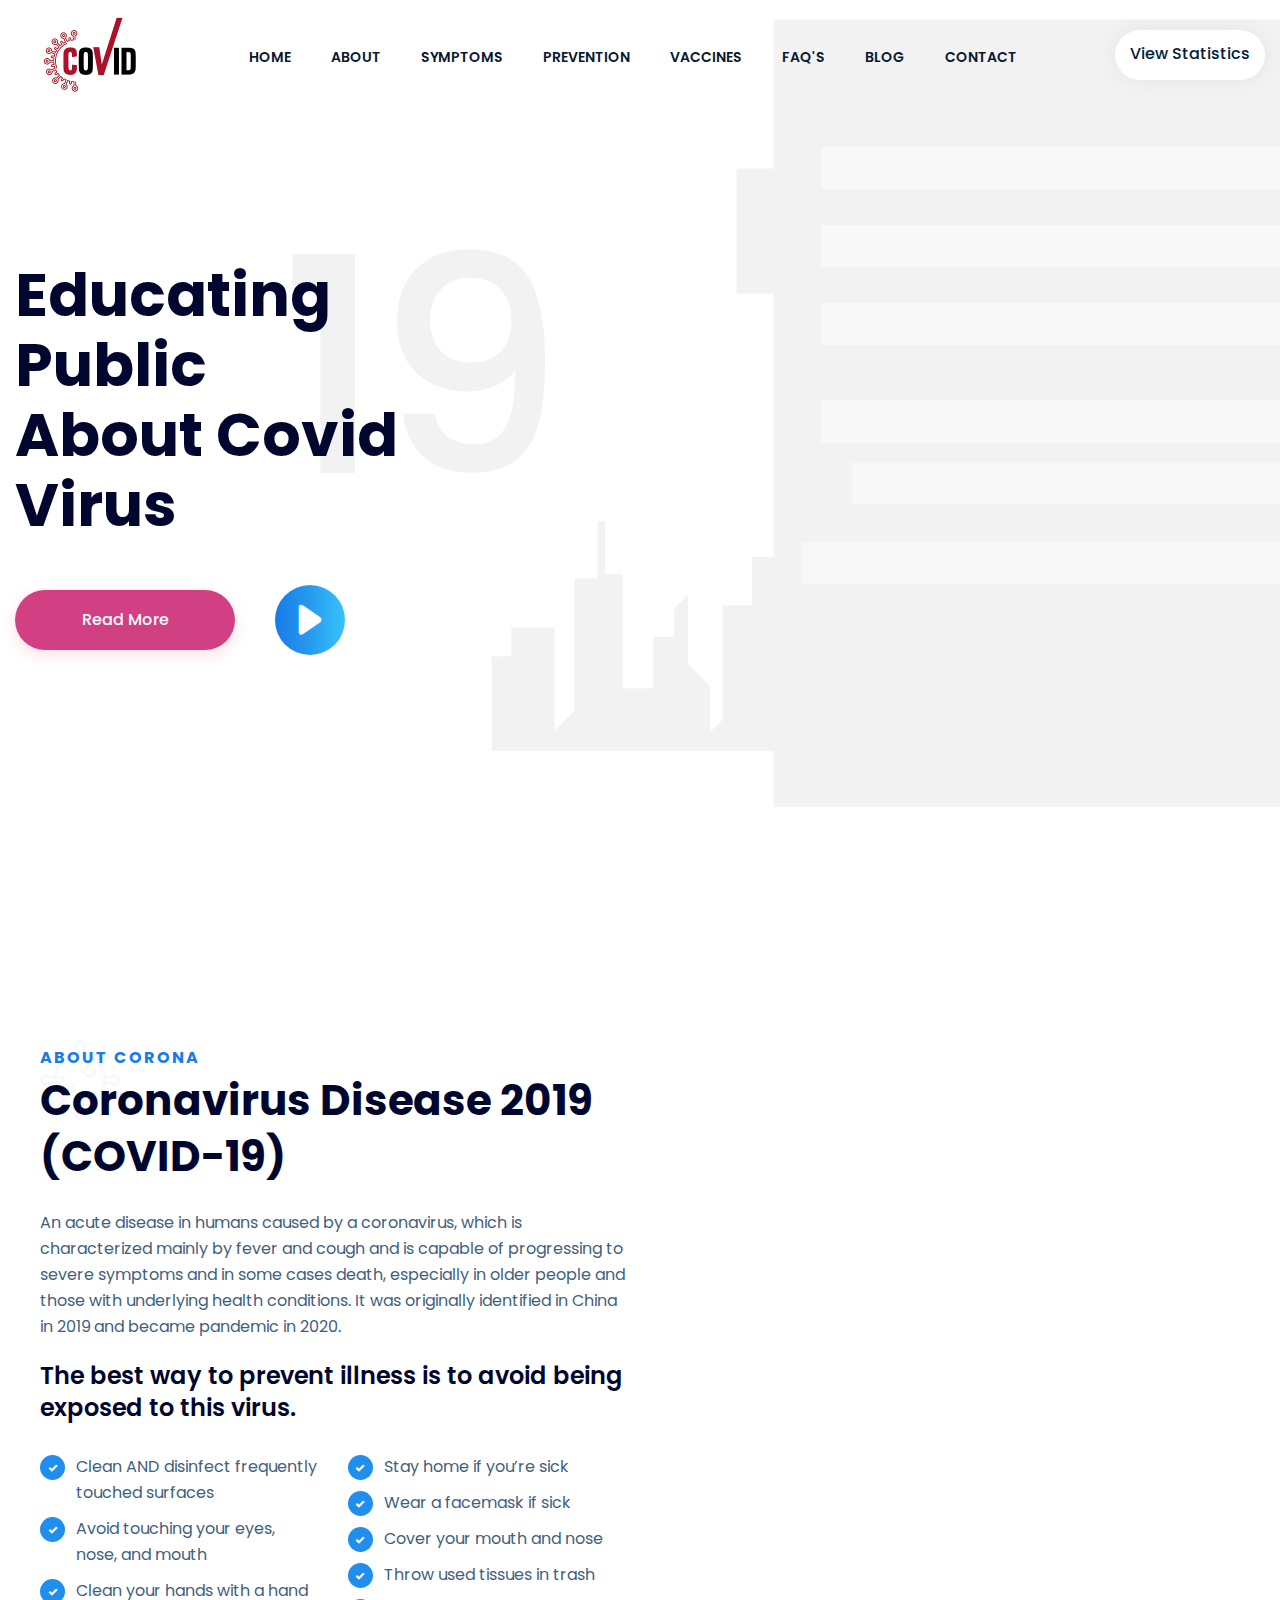
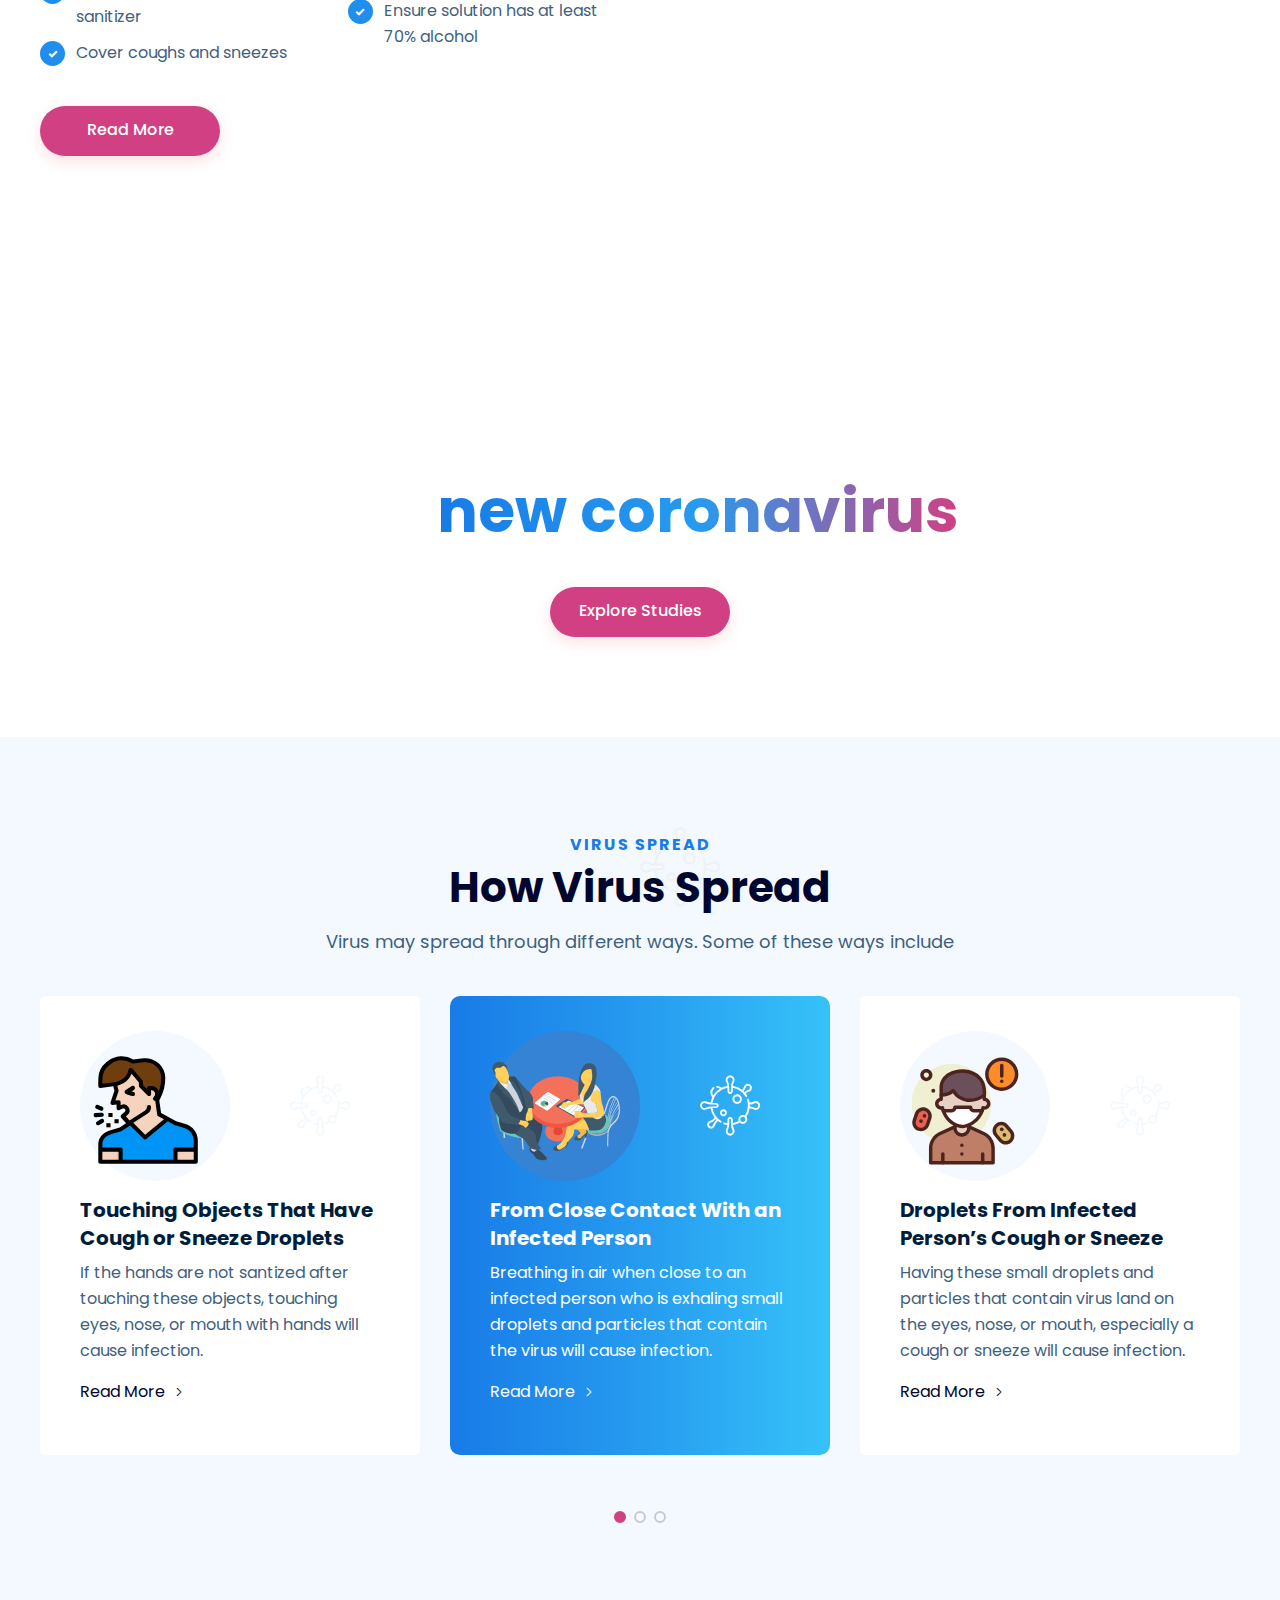
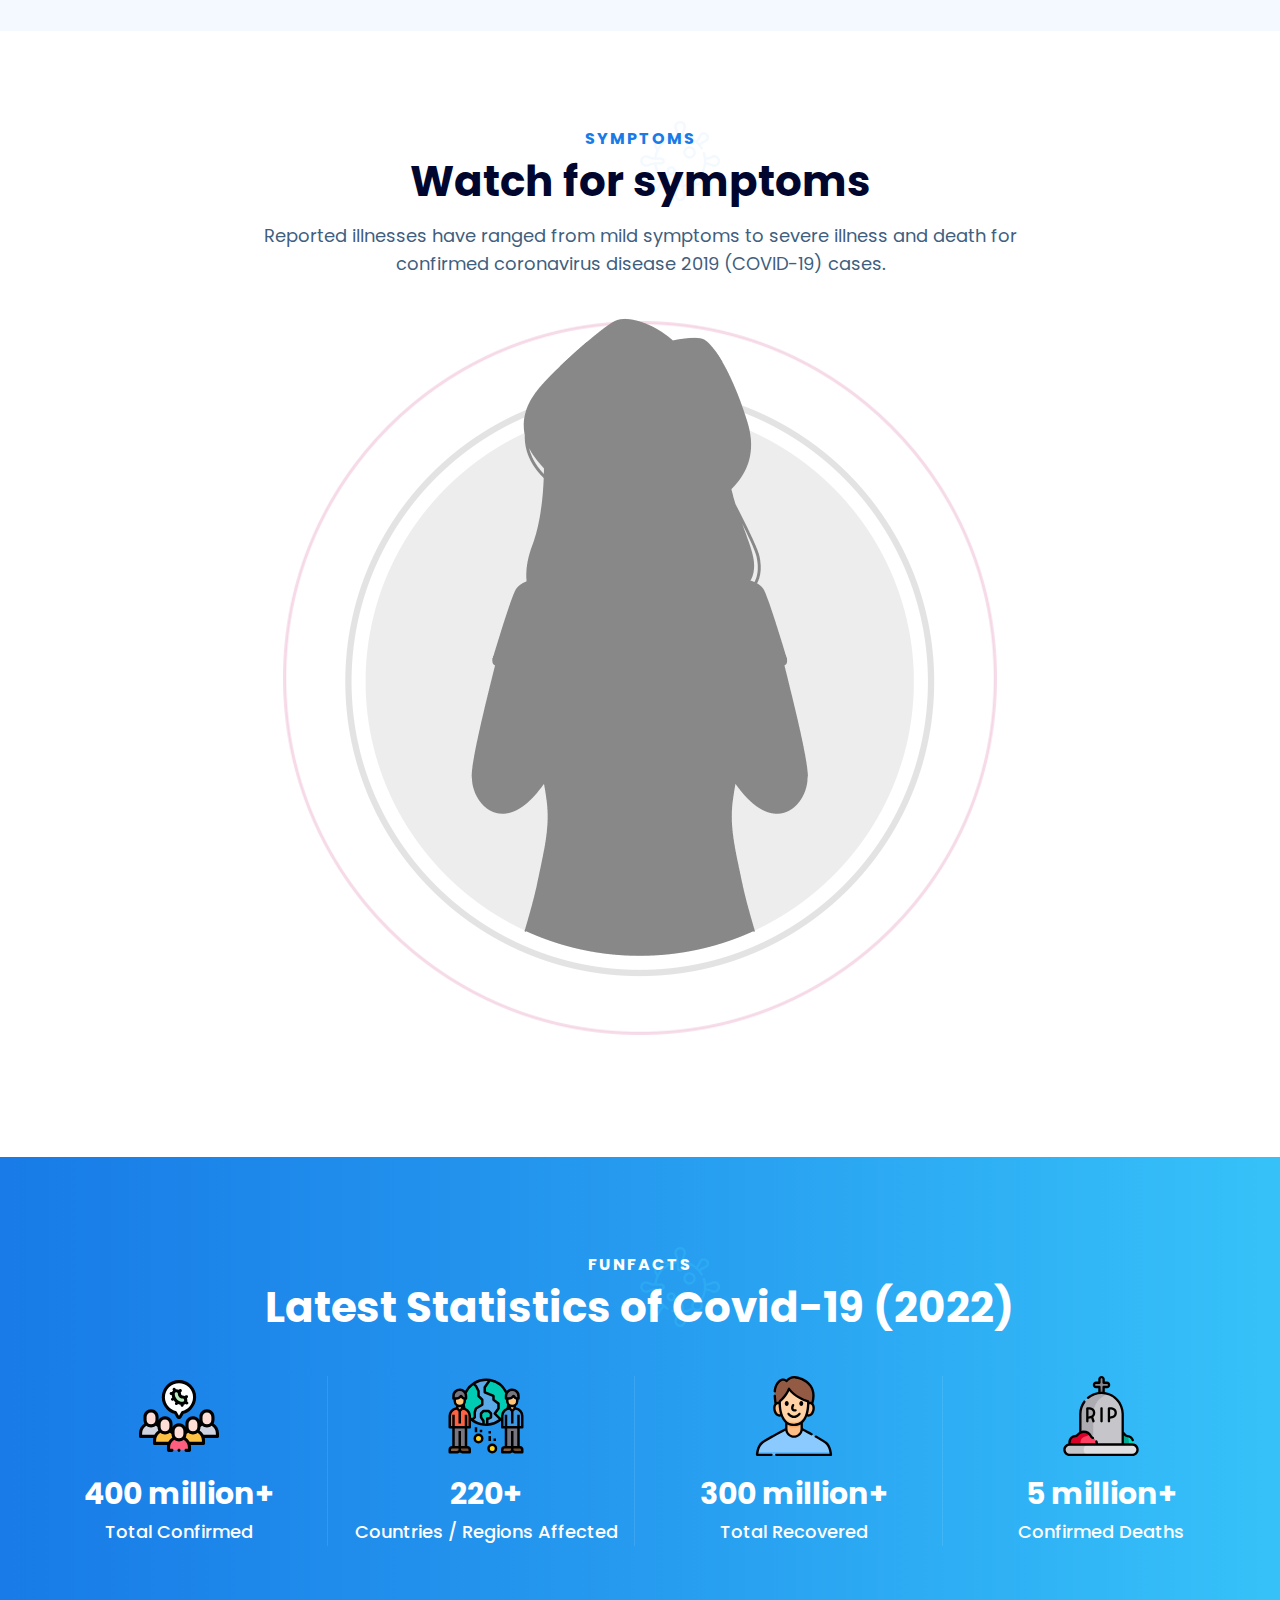
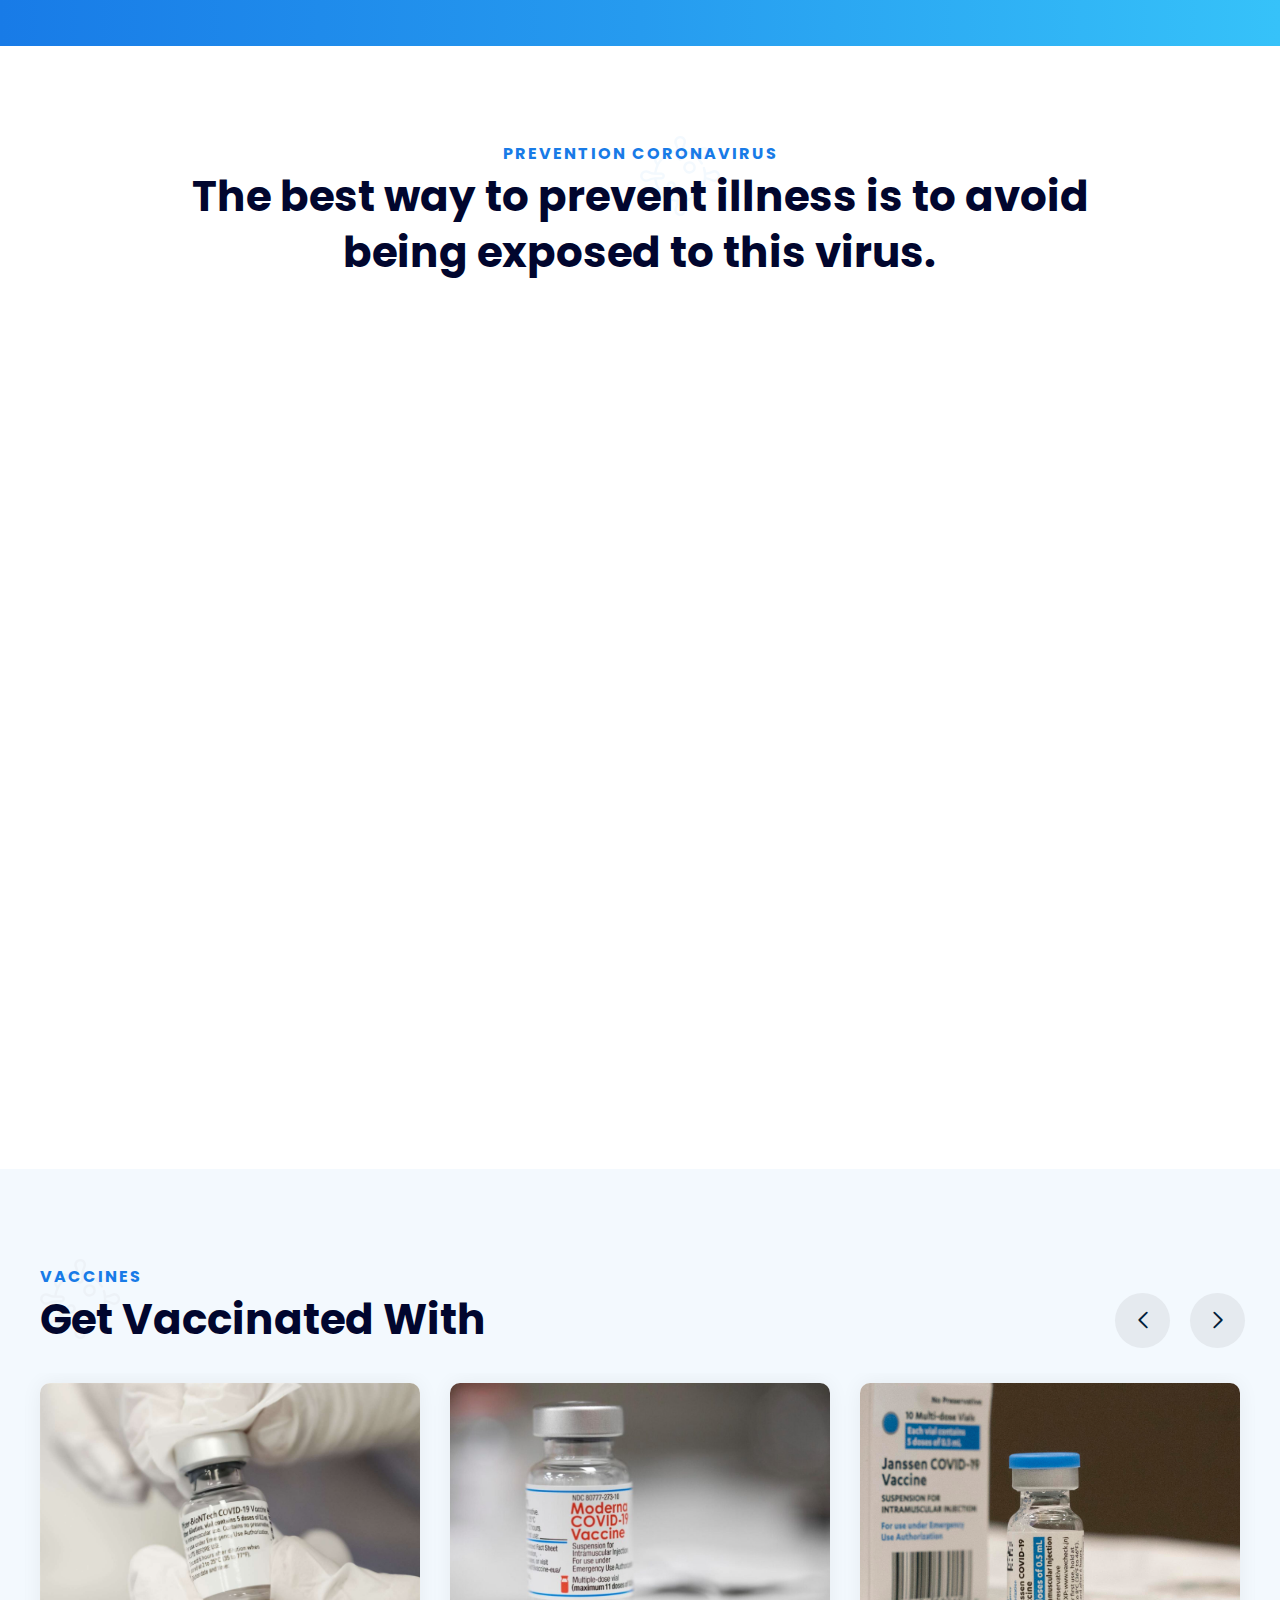
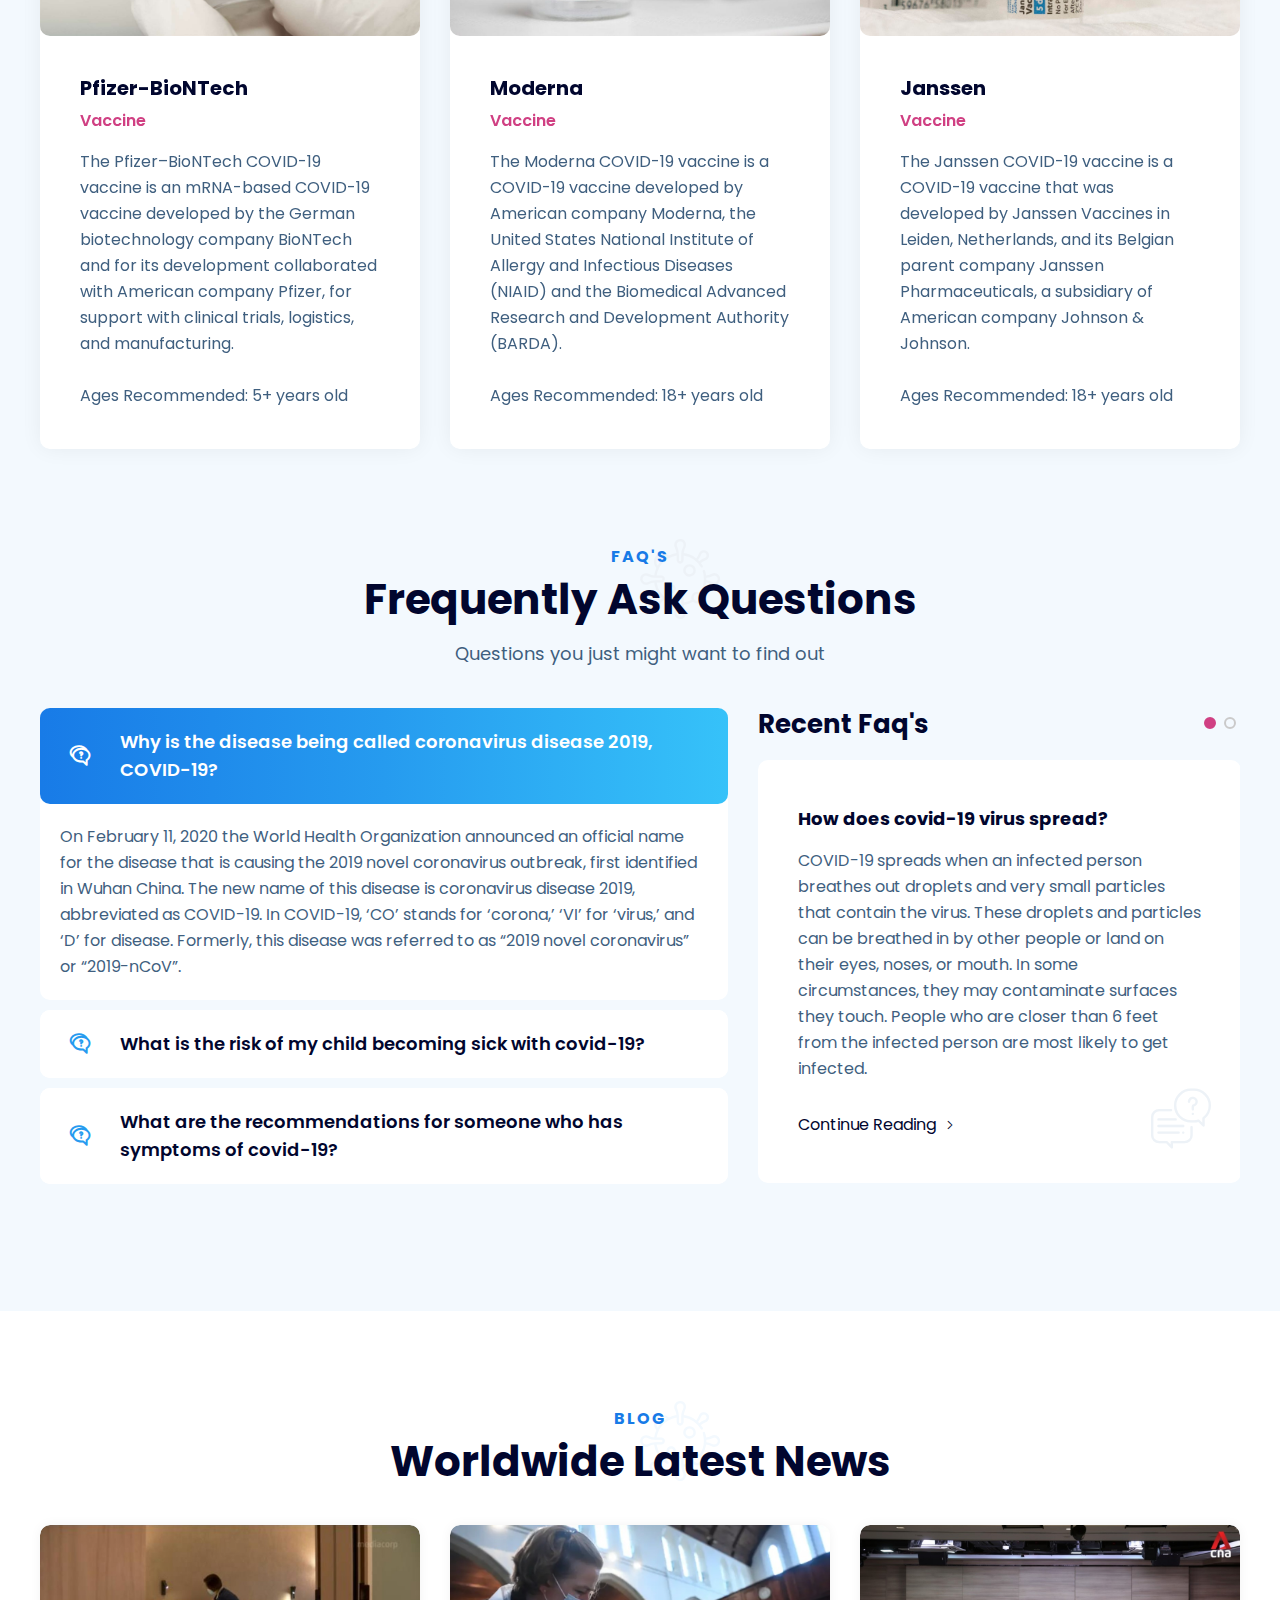
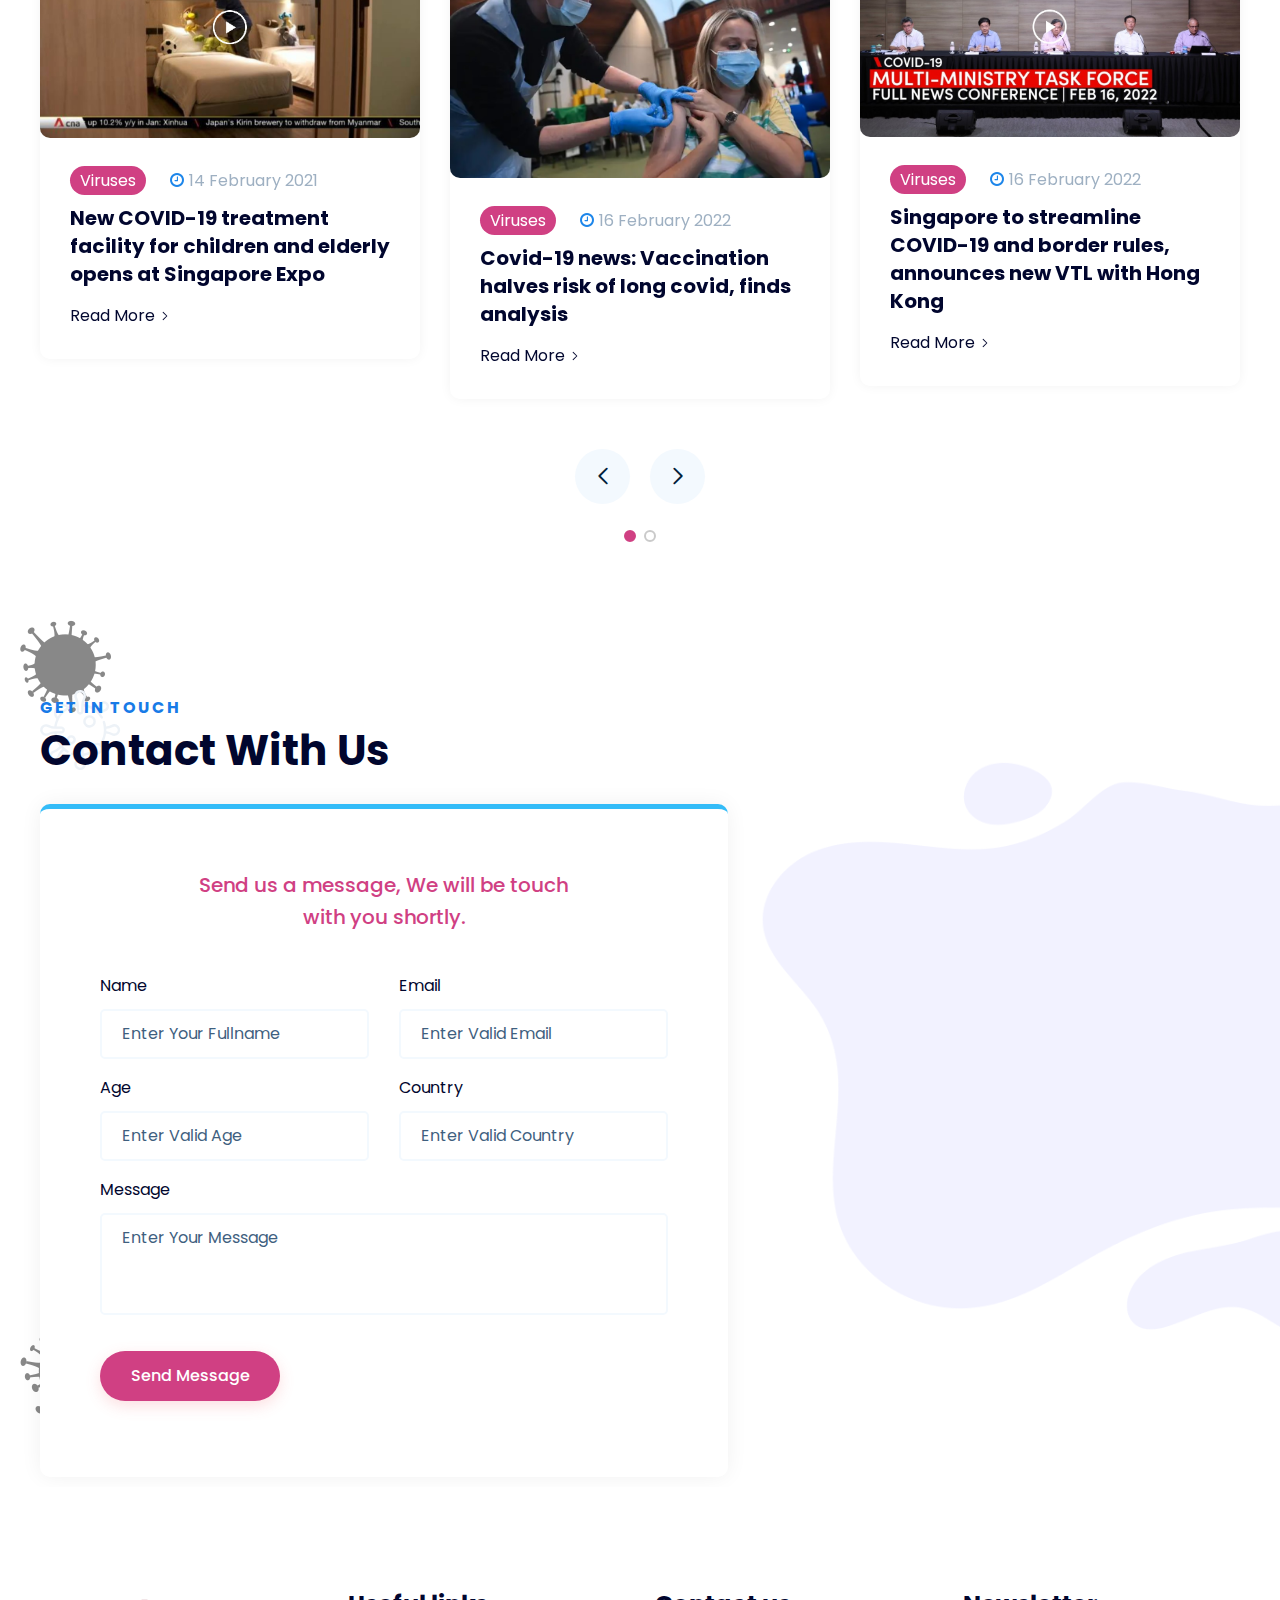
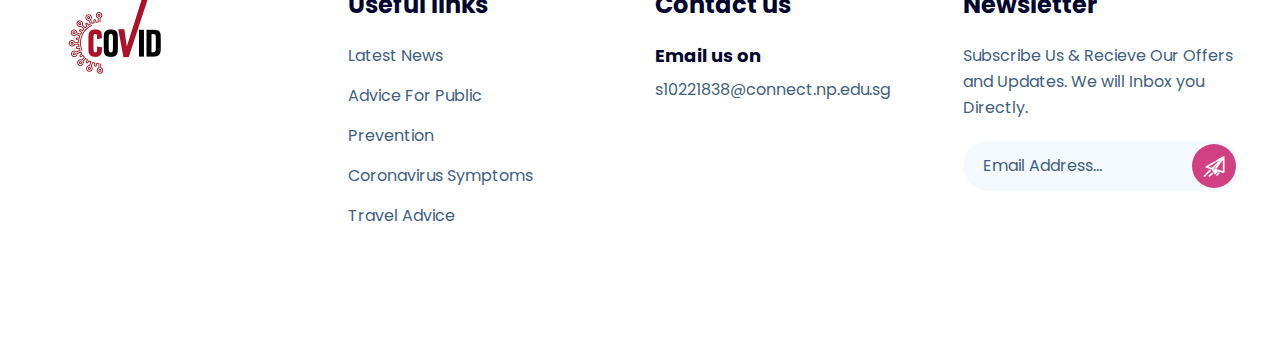
<file: index.html>
<!DOCTYPE html>
<html lang="en">
   <head>
      <meta charset="utf-8">
      <meta name="title" content="Corona">
      <meta property="fb:app_id" content="312" />
      <meta property="og:type" content="Corona" />
      <meta property="og:url" content="http://steelthemes.com/demo/Elango/Corona-final" />
      <meta property="og:title" content="Corona">
      <meta property="og:image" content="http://steelthemes.com/demo/Elango/Corona-finalassets/image/fbimg-210x210.jpg">
      <meta property="og:description" content="Corona is html 5 Template">
      <meta name="full-screen" content="yes">
      <meta name="theme-color" content="#269bef">
      <!-- Responsive -->
      <meta http-equiv="X-UA-Compatible" content="IE=edge">
      <meta name="viewport" content="width=device-width, initial-scale=1.0, maximum-scale=1.0, user-scalable=0">
      <title>Covid-19</title>
      <link rel="stylesheet" type="text/css" href="assets/css/bootstrap.min.css">
      <link rel="stylesheet" type="text/css" href="assets/css/style.css">
      <link rel="stylesheet" type="text/css" href="assets/fonts/font/flaticon.css">
      <!---------favicon--------------->
      <link rel="icon" type="image/png" href="assets/image/favicon-32x32.png" sizes="32x32">
      <link rel="icon" type="image/png" href="assets/image/favicon-16x16.png" sizes="16x16">
      <!---------favicon--------------->
   </head>
   <body class="home_page_one">
      <div class="page_wapper">
         <!--Start Preloader-->
         <div class="preloader">
            <div class="preloader_box">
               <div class="loader">
                  <div class="circle item0"></div>
                  <div class="circle item1"></div>
                  <div class="circle item2"></div>
               </div>
            </div>
         </div>
         <!--End Preloader -->
         <!--Header -->
         <header class="main-header header_v1">
            <!--Header Top-->
            <div class="navbar_outer" >
               <div class="navbar navbar-expand-lg  bsnav bsnav-sticky bsnav-sticky-slide ">
                  <div class="container-fluid">
                     <a class="navbar-brand" href="index.html"><img src="assets/image/resources/covid-19-logo.jpg" class="img-fluid" alt="img"></a>
                     <button class="navbar-toggler toggler-spring"><span class="navbar-toggler-icon"></span></button>
                     <div class="collapse navbar-collapse scroll-nav">
                        <ul class="navbar-nav navbar-mobile navbar_left  ml-auto">
                           <li class="nav-item"><a class="nav-link link_hd" href="#home">Home</a></li>
                           <li class="nav-item"><a class="nav-link link_hd" href="#about">About </a></li>
                           <li class="nav-item"><a class="nav-link link_hd" href="#symptoms">Symptoms </a></li>
                           <li class="nav-item"><a class="nav-link link_hd" href="#prevention">Prevention</a></li>
                           <li class="nav-item"><a class="nav-link link_hd" href="#doctors">Vaccines</a></li>
                           <li class="nav-item"><a class="nav-link link_hd" href="#faq">Faq's</a></li>
                           <li class="nav-item"><a class="nav-link link_hd" href="#blog">Blog</a></li>
                           <li class="nav-item"><a class="nav-link link_hd" href="#contact">Contact</a></li>
                        </ul>
                        <ul class="navbar-nav navbar-mobile navbar_right ml-auto">
                           <li class="nav-item dropdown">
                              <a href="dashboard.html" class="theme_btn tp_one">View Statistics</a>
                           </li>
                           
                        </ul>
                     </div>
                  </div>
               </div>
            </div>
         </header>
         <!--Header Top-->
         <!------main-content------>
         <main class="main-content" id="home">
            <section class="banner type_one" >
               <div class="slider_box clearfix">
                  
                  <div class="slider_image_2 image">
                     <img src="assets/image/main-slider/home-1-slider-2.png" class="img-fluid" alt="img" />
                  </div>
                  <div class="slider_image_3 image">
                  </div>
                  <div class="slider_image_4 image">
                     <img src="assets/image/main-slider/home-1-slider-grass-2.png" class="img-fluid" alt="img" />
                  </div>
               </div>
               <div class="slider_text_box">
                  <div class="container-fluid">
                     <div class="row">
                        <div class="col-lg-6">
                           <div class="text_box">
                              <span class="bg_text wow zoomInDown" data-wow-delay="0ms" data-wow-duration="1500ms">19</span>
                              <h1 class="wow bounceInDown" data-wow-delay="0ms" data-wow-duration="1500ms">Educating<br class="md_none"> Public<br class="md_none">About Covid<br> Virus</h1>
                              <div class="lower_text clearfix wow bounceInDown" data-wow-delay="0ms" data-wow-duration="1500ms">
                                 <a href="https://www.who.int/health-topics/coronavirus#tab=tab_1" class="theme_btn tp_one">Read  More</a>
                                 <div class="video-inner type_two">
                                    <a href="https://www.youtube.com/watch?v=D9tTi-CDjDU" class="lightbox-image" data-caption=""><i class="flaticon-play"></i></a>
                                 </div>
                              </div>
                           </div>
                        </div>
                     </div>
                  </div>
               </div>
               <div class="slider_bubbles">
                  <ul class="slider_bub">
                     <li><img src="assets/image/main-slider/home-slider-bubbles-1.png" class="img-fluid" alt="bubbles" /></li>
                     <li><img src="assets/image/main-slider/home-slider-bubbles-2.png" class="img-fluid" alt="bubbles" /></li>
                     <li><img src="assets/image/main-slider/home-slider-bubbles-3.png" class="img-fluid" alt="bubbles" /></li>
                     <li><img src="assets/image/main-slider/home-slider-bubbles-4.png" class="img-fluid" alt="bubbles" /></li>
                     <li><img src="assets/image/main-slider/home-slider-bubbles-5.png" class="img-fluid" alt="bubbles" /></li>
                     <li><img src="assets/image/main-slider/home-slider-bubbles-6.png" class="img-fluid" alt="bubbles" /></li>
                     <li><img src="assets/image/main-slider/home-slider-bubbles-5.png" class="img-fluid" alt="bubbles" /></li>
                     <li><img src="assets/image/main-slider/home-slider-bubbles-6.png" class="img-fluid" alt="bubbles" /></li>
                  </ul>
               </div>
            </section>
            <section class="about type_one bg_white" id="about">
               <div class="container">
                  <div class="row">
                     <div class="col-lg-6">
                        <div class="heading  tp_one">
                           <h6>about Corona</h6>
                           <h1>Coronavirus Disease 2019 (COVID-19)</h1>
                           <span class="flaticon-virus icon"></span>
                        </div>
                        <div class="about_content">
                           <p class="description">An acute disease in humans caused by a coronavirus, which is characterized mainly by fever and cough and is capable of progressing to severe symptoms and in some cases death, especially in older people and those with underlying health conditions. It was originally identified in China in 2019 and became pandemic in 2020.
                           </p>
                           <div class="symptoms">
                              <h2>The best way to prevent illness is to avoid being exposed to this virus.</h2>
                              <div class="row">
                                 <div class="col-lg-6">
                                    <ul>
                                       <li>
                                          <span class="flaticon-check"></span>
                                          <p>Clean AND disinfect frequently touched surfaces </p>
                                       </li>
                                       <li>
                                          <span class="flaticon-check"></span>
                                          <p>Avoid touching your eyes, nose, and mouth</p>
                                       </li>
                                       <li>
                                          <span class="flaticon-check"></span>
                                          <p>Clean your hands with a hand sanitizer </p>
                                       </li>
                                       <li>
                                          <span class="flaticon-check"></span>
                                          <p>Cover coughs and sneezes</p>
                                       </li>
                                    </ul>
                                 </div>
                                 <div class="col-lg-6">
                                    <ul>
                                       <li>
                                          <span class="flaticon-check"></span>
                                          <p>Stay home if you’re sick</p>
                                       </li>
                                       <li>
                                          <span class="flaticon-check"></span>
                                          <p>Wear a facemask if sick</p>
                                       </li>
                                       <li>
                                          <span class="flaticon-check"></span>
                                          <p>Cover your mouth and nose </p>
                                       </li>
                                       <li>
                                          <span class="flaticon-check"></span>
                                          <p>Throw used tissues in trash</p>
                                       </li>
                                       <li>
                                          <span class="flaticon-check"></span>
                                          <p>Ensure solution has at least 70% alcohol</p>
                                       </li>
                                    </ul>
                                 </div>
                              </div>
                           </div>
                           <a href="#prevention" class="theme_btn tp_one">Read More</a>
                        </div>
                     </div>
                     <div class="col-lg-6">
                        <div class="row">
                           <div class="col-lg-6 first_column">
                              <div class="icon_box type_one wow slideInUp" data-wow-delay="0ms" data-wow-duration="1500ms">
                                 <div class="icon">
                                    <img src="assets/image/svg/working-at-home.svg" class="img-fluid svg_image" alt="home" /> <span class="flaticon-virus"></span>
                                 </div>
                                 <div class="content_box">
                                    <h2>Stay At Home</h2>
                                    <p>Try to stay at home as much as possible if there's no need to go out. </p>
                                 </div>
                              </div>
                              <div class="icon_box type_one wow slideInUp" data-wow-delay="0ms" data-wow-duration="1500ms">
                                 <div class="icon">
                                    <img src="assets/image/svg/mask-2.svg" class="img-fluid svg_image" alt="home" /> <span class="flaticon-virus"></span>
                                 </div>
                                 <div class="content_box">
                                    <h2>Protect Yourself</h2>
                                    <p>Wear a medical mask when you're outside.</p>
                                 </div>
                              </div>
                           </div>
                           <div class="col-lg-6 second_column">
                              <div class="icon_box type_one wow slideInUp" data-wow-delay="0ms" data-wow-duration="1500ms">
                                 <div class="icon">
                                    <img src="assets/image/svg/sport-team.svg" class="img-fluid svg_image" alt="home" /> <span class="flaticon-virus"></span>
                                 </div>
                                 <div class="content_box">
                                    <h2>Be Considerate</h2>
                                    <p>When feeling unwell, do a Antigen Rapid Test.</p>
                                 </div>
                              </div>
                              <div class="icon_box type_one last wow slideInUp" data-wow-delay="0ms" data-wow-duration="1500ms">
                                 <div class="icon">
                                    <img src="assets/image/svg/smartphone.svg" class="img-fluid svg_image" alt="svg" /> <span class="flaticon-virus"></span>
                                 </div>
                                 <div class="content_box">
                                    <h6>Be Updated With</h6>
                                    <h2><a href="#blog">LATEST NEWS </a></h2>
                                 </div>
                              </div>
                           </div>
                        </div>
                     </div>
                  </div>
               </div>
            </section>
            <section class="explore_more">
               <div class="container">
                  <div class="row">
                     <div class="col-lg-12">
                        <div class="content_box text-center">
                           <h1> Basic protective measures against<br class="disp_none_md" />the <span>new coronavirus</span> </h1>
                           <a href="https://www.who.int/westernpacific/emergencies/covid-19/information/transmission-protective-measures" class="theme_btn tp_one">Explore Studies</a>
                        </div>
                     </div>
                  </div>
               </div>
            </section>
            <section class="how_virus_spread type_one">
               <div class="container">
                  <div class="row">
                     <div class="col-lg-12">
                        <div class="heading icon_dark text-center tp_one">
                           <h6>VIRUS SPREAD</h6>
                           <h1>How Virus Spread</h1>
                           <span class="flaticon-virus icon"></span>
                           <p>Virus may spread through different ways. Some of these ways include </p>
                        </div>
                     </div>
                  </div>
                  <div class="row">
                     <div class="col-lg-12 padding_zero">
                        <div class="owl-carousel three_items_center">
                           <div class="spreading_box type_one">
                              <div class="icon_box">
                                 <img src="assets/image/svg/meeting.svg" class="img-fluid svg_icon_image" alt="svg" />
                                 <span class="flaticon-virus icon"></span>
                              </div>
                              <div class="content_box">
                                 <h2>
                                    <a href="https://www.cdc.gov/coronavirus/2019-ncov/prevent-getting-sick/how-covid-spreads.html">From Close Contact With an Infected Person</a>
                                 </h2>
                                 <p>Breathing in air when close to an infected person who is exhaling small droplets and particles that contain the virus will cause infection.</p>
                                 <a href="https://www.cdc.gov/coronavirus/2019-ncov/prevent-getting-sick/how-covid-spreads.html" class="read_more tp_one">Read More <span class="flaticon-next"></span></a>
                              </div>
                           </div>
                           <div class="spreading_box type_one">
                              <div class="icon_box">
                                 <img src="assets/image/svg/mask.svg" class="img-fluid svg_icon_image" alt="svg" />
                                 <span class="flaticon-virus icon"></span>
                              </div>
                              <div class="content_box">
                                 <h2>
                                    <a href="https://www.cdc.gov/coronavirus/2019-ncov/prevent-getting-sick/how-covid-spreads.html">Droplets From Infected Person’s Cough or Sneeze</a>
                                 </h2>
                                 <p>Having these small droplets and particles that contain virus land on the eyes, nose, or mouth, especially  a cough or sneeze will cause infection.</p>
                                 <a href="https://www.cdc.gov/coronavirus/2019-ncov/prevent-getting-sick/how-covid-spreads.html" class="read_more tp_one">Read More <span class="flaticon-next"></span></a>
                              </div>
                           </div>
                           <div class="spreading_box type_one">
                              <div class="icon_box">
                                 <img src="assets/image/svg/cough.svg" class="img-fluid svg_icon_image" alt="svg" />
                                 <span class="flaticon-virus icon"></span>
                              </div>
                              <div class="content_box">
                                 <h2>
                                    <a href="https://www.cdc.gov/coronavirus/2019-ncov/prevent-getting-sick/how-covid-spreads.html">Touching Objects That Have Cough or Sneeze Droplets</a>
                                 </h2>
                                 <p>If the hands are not santized after touching these objects, touching eyes, nose, or mouth with hands will cause infection.</p>
                                 <a href="https://www.cdc.gov/coronavirus/2019-ncov/prevent-getting-sick/how-covid-spreads.html" class="read_more tp_one">Read More <span class="flaticon-next"></span></a>
                              </div>
                           </div>
                        </div>
                     </div>
                  </div>
               </div>
            </section>
            <section class="symptoms type_one" id="symptoms">
               <div class="container">
                  <div class="row">
                     <div class="col-lg-12">
                        <div class="heading tp_one text-center">
                           <h6>symptoms</h6>
                           <h1>Watch for symptoms</h1>
                           <span class="flaticon-virus icon"></span>
                           <p>Reported illnesses have ranged from mild symptoms to severe illness and death for confirmed coronavirus disease 2019 (COVID-19) cases.</p>
                        </div>
                     </div>
                  </div>
                  <div class="row">
                     <div class="col-lg-12">
                        <div class="image_box">
                           <img src="assets/image/resources/Sym.png" class="img-fluid" alt="img" />
                        </div>
                        <div class="symptoms_content">
                           <div class="symptoms_box_one left first wow slideInLeft" data-wow-delay="00ms" data-wow-duration="1500ms">
                              <div class="icon_box">
                                 <img src="assets/image/svg/headache.svg" class="img-fluid svg_image" alt="headache" />
                                 <h2>Headache </h2>
                              </div>
                              <div class="content_box">
                                 <h2>Headache </h2>
                                 <p>A headache may appear as a sharp pain, a throbbing sensation or a dull ache. Headaches can develop gradually or suddenly.</p>
                              </div>
                           </div>
                           <div class="symptoms_box_one left second  wow slideInLeft" data-wow-delay="0ms" data-wow-duration="1500ms">
                              <div class="icon_box">
                                 <img src="assets/image/svg/sore-throat.svg" class="img-fluid svg_image" alt="headache" />
                                 <h2>Sore Throat </h2>
                              </div>
                              <div class="content_box">
                                 <h2>Sore Throat </h2>
                                 <p>A sore throat is pain, scratchiness or irritation of the throat that often worsens when you swallow.</p>
                              </div>
                           </div>
                           <div class="symptoms_box_one left third  wow slideInLeft" data-wow-delay="0ms" data-wow-duration="1500ms">
                              <div class="icon_box">
                                 <img src="assets/image/svg/breath.svg" class="img-fluid svg_image" alt="headache" />
                                 <h2>Shortness Of Breath </h2>
                              </div>
                              <div class="content_box">
                                 <h2>Shortness Of Breath </h2>
                                 <p>Shortness of breath (SOB), also known as dyspnea (BrE: dyspnoea), is a feeling of not being able to breathe well enough. </p>
                              </div>
                           </div>
                           <div class="symptoms_box_one left fourth  wow slideInLeft" data-wow-delay="0ms" data-wow-duration="1500ms">
                              <div class="icon_box">
                                 <img src="assets/image/svg/diarrhea.svg" class="img-fluid svg_image" alt="headache" />
                                 <h2>Diarrhea </h2>
                              </div>
                              <div class="content_box">
                                 <h2>Diarrhea </h2>
                                 <p>Diarrhea occurs when the large intestine is prevented, for any number of reasons, from sufficiently absorbing the water or other digestive fluids from fecal matter, resulting in a liquid, or "loose", bowel movement.</p>
                              </div>
                           </div>
                           <div class="symptoms_box_one right first  wow slideInRight" data-wow-delay="0ms" data-wow-duration="1500ms">
                              <div class="icon_box">
                                 <img src="assets/image/svg/fever.svg" class="img-fluid svg_image" alt="headache" />
                                 <h2>Fever </h2>
                              </div>
                              <div class="content_box">
                                 <h2>Fever </h2>
                                 <p>Fever is defined as having a temperature above the normal range due to an increase in the body's temperature set point. </p>
                              </div>
                           </div>
                           <div class="symptoms_box_one right second  wow slideInRight" data-wow-delay="0ms" data-wow-duration="1500ms">
                              <div class="icon_box">
                                 <img src="assets/image/svg/cough.svg" class="img-fluid svg_image" alt="headache" />
                                 <h2>Cough </h2>
                              </div>
                              <div class="content_box">
                                 <h2>Cough </h2>
                                 <p>
                                    A cough is a sudden expulsion of air through the large breathing passages that can help clear them of fluids, irritants, foreign particles and microbes.</p>
                              </div>
                           </div>
                           <div class="symptoms_box_one right third  wow slideInRight" data-wow-delay="0ms" data-wow-duration="1500ms">
                              <div class="icon_box">
                                 <img src="assets/image/svg/nausea.svg" class="img-fluid svg_image" alt="headache" />
                                 <h2>Vomit </h2>
                              </div>
                              <div class="content_box">
                                 <h2>Vomiting </h2>
                                 <p>Vomiting is the involuntary, forceful expulsion of the contents of one's stomach through the mouth and sometimes the nose.</p>
                              </div>
                           </div>
                           <div class="symptoms_box_one right fourth  wow slideInRight" data-wow-delay="0ms" data-wow-duration="1500ms">
                              <div class="icon_box">
                                 <img src="assets/image/svg/asleep.svg" class="img-fluid svg_image" alt="headache" />
                                 <h2>Tired </h2>
                              </div>
                              <div class="content_box">
                                 <h2>Tired </h2>
                                 <p>Tired is the feeling of needing a sleep or rest</p>
                              </div>
                           </div>
                        </div>
                     </div>
                  </div>
               </div>
            </section>
            <section class="funfacts type_one">
               <div class="container">
                  <div class="row">
                     <div class="col-lg-12">
                        <div class="heading tp_one text-center text_white icon_dark">
                           <h6>Funfacts</h6>
                           <span class="flaticon-virus icon"></span>
                           <h1>Latest Statistics of Covid-19 (2022)</h1>
                        </div>
                     </div>
                  </div>
                  <div class="about_fun_facts">
                     <div class="row">
                        <div class="col-lg-3">
                           <div class="fun_facts_box type_one">
                              <div class="icon">
                                 <img src="assets/image/svg/virus.svg" class="img-fluid svg_image" alt="home" />
                              </div>
                              <h2><span class="counter-value">400</span> million+</h2>
                              <h6>Total Confirmed</h6>
                           </div>
                        </div>
                        <div class="col-lg-3">
                           <div class="fun_facts_box type_one">
                              <div class="icon">
                                 <img src="assets/image/svg/partnership.svg" class="img-fluid svg_image" alt="home" />
                              </div>
                              <h2><span class="counter-value" data-count="">220</span>+</h2>
                              <h6>Countries / Regions Affected</h6>
                           </div>
                        </div>
                        <div class="col-lg-3">
                           <div class="fun_facts_box type_one">
                              <div class="icon">
                                 <img src="assets/image/svg/man.svg" class="img-fluid svg_image" alt="home" />
                              </div>
                              <h2><span class="counter-value">300</span> million+</h2>
                              <h6>Total Recovered</h6>
                           </div>
                        </div>
                        <div class="col-lg-3">
                           <div class="fun_facts_box type_one last">
                              <div class="icon">
                                 <img src="assets/image/svg/tombstones.svg" class="img-fluid svg_image" alt="home" />
                              </div>
                              <h2><span class="counter-value">5</span> million+</h2>
                              <h6>Confirmed Deaths</h6>
                           </div>
                        </div>
                     </div>
                  </div>
               </div>
            </section>
            <section class="preventions type_one bg_white" id="prevention">
               <div class="container">
                  <div class="row">
                     <div class="col-lg-12">
                        <div class="heading text-center tp_one">
                           <h6>Prevention Coronavirus</h6>
                           <h1>The best way to prevent illness is to avoid being exposed to this virus.</h1>
                           <span class="flaticon-virus icon"></span>
                        </div>
                     </div>
                  </div>
                  <div class="row">
                     <div class="col-lg-3">
                        <div class="icon_box type_two wow fadeIn" data-wow-delay="00ms" data-wow-duration="1500ms">
                           <h2><a href="https://www.who.int/westernpacific/emergencies/covid-19/information/transmission-protective-measures">Wash your hands often with soap</a></h2>
                           <div class="icon_box">
                              <img src="assets/image/svg/spongewash.svg" class="img-fluid svg_icon" alt="img" />
                           </div>
                           <p>At least 20 seconds especially after you have been in a public place.</p>
                           <a href="https://www.who.int/westernpacific/emergencies/covid-19/information/transmission-protective-measures" class="read_more tp_one">Read More <span class="flaticon-next"></span></a>
                        </div>
                     </div>
                     <div class="col-lg-3">
                        <div class="icon_box type_two wow fadeIn" data-wow-delay="0ms" data-wow-duration="1500ms">
                           <h2><a href="https://www.who.int/westernpacific/emergencies/covid-19/information/transmission-protective-measures">Avoid touching your eyes, nose, and mouth</a></h2>
                           <div class="icon_box">
                              <img src="assets/image/svg/man-touch.svg" class="img-fluid svg_icon" alt="img" />
                           </div>
                           <p>Try not to touch any facial parts especially after you have touched other objects.</p>
                           <a href="https://www.who.int/westernpacific/emergencies/covid-19/information/transmission-protective-measures" class="read_more tp_one">Read More <span class="flaticon-next"></span></a>
                        </div>
                     </div>
                     <div class="col-lg-3">
                        <div class="icon_box type_two wow fadeIn" data-wow-delay="0ms" data-wow-duration="1500ms">
                           <h2><a href="https://www.who.int/westernpacific/emergencies/covid-19/information/transmission-protective-measures">Avoid close contact with non family members</a></h2>
                           <div class="icon_box">
                              <img src="assets/image/svg/socialspreading.svg" class="img-fluid svg_icon" alt="img" />
                           </div>
                           <p>Maintain at least 1 meter distancing with others when in a public place</p>
                           <a href="https://www.who.int/westernpacific/emergencies/covid-19/information/transmission-protective-measures" class="read_more tp_one">Read More <span class="flaticon-next"></span></a>
                        </div>
                     </div>
                     <div class="col-lg-3">
                        <div class="icon_box type_two wow fadeIn" data-wow-delay="0ms" data-wow-duration="1500ms">
                           <h2><a href="https://www.who.int/westernpacific/emergencies/covid-19/information/transmission-protective-measures">Stay home if you are sick,  get medical care</a></h2>
                           <div class="icon_box">
                              <img src="assets/image/svg/sorethroat.svg" class="img-fluid svg_icon" alt="img" />
                           </div>
                           <p>See a doctor and stay at home if you are feeling unwell. </p>
                           <a href="https://www.who.int/westernpacific/emergencies/covid-19/information/transmission-protective-measures" class="read_more tp_one">Read More <span class="flaticon-next"></span></a>
                        </div>
                     </div>
                     <div class="col-lg-3">
                        <div class="icon_box type_two wow fadeIn" data-wow-delay="0ms" data-wow-duration="1500ms">
                           <h2><a href="https://www.who.int/westernpacific/emergencies/covid-19/information/transmission-protective-measures">Cover your mouth and nose with a mask</a></h2>
                           <div class="icon_box">
                              <img src="assets/image/svg/masksick.svg" class="img-fluid svg_icon" alt="img" />
                           </div>
                           <p>Ensure that you are always wearing a mask when in a public place</p>
                           <a href="https://www.who.int/westernpacific/emergencies/covid-19/information/transmission-protective-measures" class="read_more tp_one">Read More <span class="flaticon-next"></span></a>
                        </div>
                     </div>
                     <div class="col-lg-3">
                        <div class="icon_box type_two wow fadeIn" data-wow-delay="500ms" data-wow-duration="1500ms">
                           <h2><a href="https://www.who.int/westernpacific/emergencies/covid-19/information/transmission-protective-measures">Immediately wash your hands with water</a></h2>
                           <div class="icon_box">
                              <img src="assets/image/svg/handwashwashing.svg" class="img-fluid svg_icon" alt="img" />
                           </div>
                           <p>After having physical contact with others or after touching dirty objects</p>
                           <a href="https://www.who.int/westernpacific/emergencies/covid-19/information/transmission-protective-measures" class="read_more tp_one">Read More <span class="flaticon-next"></span></a>
                        </div>
                     </div>
                     <div class="col-lg-3">
                        <div class="icon_box type_two wow fadeIn" data-wow-delay="600ms" data-wow-duration="1500ms">
                           <h2><a href="https://www.who.int/westernpacific/emergencies/covid-19/information/transmission-protective-measures">Quality of Facemask</a></h2>
                           <div class="icon_box">
                              <img src="assets/image/svg/maskmedical.svg" class="img-fluid svg_icon" alt="img" />
                           </div>
                           <p>Ensure that the quality of the facemask is good and is medically approved to protect you from the virus</p>
                           <a href="https://www.who.int/westernpacific/emergencies/covid-19/information/transmission-protective-measures" class="read_more tp_one">Read More <span class="flaticon-next"></span></a>
                        </div>
                     </div>
                     <div class="col-lg-3">
                        <div class="icon_box type_two wow fadeIn" data-wow-delay="700ms" data-wow-duration="1500ms">
                           <h2><a href="https://www.who.int/westernpacific/emergencies/covid-19/information/transmission-protective-measures">If surfaces are dirty, clean or sanitize them</a></h2>
                           <div class="icon_box">
                              <img src="assets/image/svg/object-hygiene.svg" class="img-fluid svg_icon" alt="img" />
                           </div>
                           <p>Especially surfaces that are commonly touched by the public. </p>
                           <a href="https://www.who.int/westernpacific/emergencies/covid-19/information/transmission-protective-measures" class="read_more tp_one">Read More <span class="flaticon-next"></span></a>
                        </div>
                     </div>
                  </div>
               </div>
            </section>
            <section class="doctor type_one" id="doctors">
               <div class="container">
                  <div class="row">
                     <div class="col-lg-12">
                        <div class="heading  icon_dark tp_one">
                           <h6>Vaccines</h6>
                           <h1>Get Vaccinated With</h1>
                           <span class="flaticon-virus icon"></span>
                        </div>
                     </div>
                  </div>
                  <div class="row">
                     <div class="col-lg-12 padding_zero">
                        <div class="owl-carousel three_items">
                           <div class="doctor_box type_one">
                              <div class="image_box">
                                 <img src="assets/image/resources/Pfizer.jpg" class="img-fluid" alt="best-doctors" />
                              </div>
                              <div class="content_box">
                                 <h2> <a href="https://www.cdc.gov/coronavirus/2019-ncov/vaccines/different-vaccines/Pfizer-BioNTech.html">Pfizer-BioNTech</a> </h2>
                                 <small>Vaccine</small>
                                 <p>The Pfizer–BioNTech COVID-19 vaccine is an mRNA-based COVID-19 vaccine developed by the German biotechnology company BioNTech and for its development collaborated with American company Pfizer, for support with clinical trials, logistics, and manufacturing.</p>
                                 <p><br>Ages Recommended: 5+ years old </p>
                              </div>
                           </div>
                           <div class="doctor_box type_one">
                              <div class="image_box">
                                 <img src="assets/image/resources/moderna-vaccine.jpg" class="img-fluid" alt="best-doctors" />
                              </div>
                              <div class="content_box">
                                 <h2> <a href="https://www.cdc.gov/coronavirus/2019-ncov/vaccines/different-vaccines/Moderna.html">Moderna </a> </h2>
                                 <small>Vaccine</small>
                                 <p>The Moderna COVID-19 vaccine is a COVID-19 vaccine developed by American company Moderna, the United States National Institute of Allergy and Infectious Diseases (NIAID) and the Biomedical Advanced Research and Development Authority (BARDA).</p>
                                 <p><br>Ages Recommended: 18+ years old </p>
                              </div>
                           </div>
                           <div class="doctor_box type_one">
                              <div class="image_box">
                                 <img src="assets/image/resources/Janssen-vaccine.jpg" class="img-fluid" alt="best-doctors" />
                              </div>
                              <div class="content_box">
                                 <h2> <a href="https://www.cdc.gov/coronavirus/2019-ncov/vaccines/different-vaccines/janssen.html">Janssen </a> </h2>
                                 <small>Vaccine</small>
                                 <p>
                                    The Janssen COVID-19 vaccine is a COVID-19 vaccine that was developed by Janssen Vaccines in Leiden, Netherlands, and its Belgian parent company Janssen Pharmaceuticals, a subsidiary of American company Johnson & Johnson.</p>
                                    <p><br>Ages Recommended: 18+ years old </p>
                              </div>
                           </div>
                        </div>
                     </div>
                  </div>
               </div>
            </section>
            <section class="faqs type_one" id="faq">
               <div class="container">
                  <div class="row">
                     <div class="col-lg-12">
                        <div class="heading icon_dark text-center  tp_one">
                           <h6>Faq's</h6>
                           <h1>Frequently Ask Questions</h1>
                           <span class="flaticon-virus icon"></span>
                           <p>Questions you just might want to find out</p>
                        </div>
                     </div>
                  </div>
                  <div class="row">
                     <div class="col-lg-7">
                        <div id="accordion">
                           <div class="card faq_box type_one">
                              <div class="card-header" id="headingOne">
                                 <h5 class="mb-0">
                                    <button class="faq_btn" data-toggle="collapse" data-target="#collapseOne" aria-expanded="true" aria-controls="collapseOne">
                                    Why is the disease being called coronavirus disease 2019, COVID-19?<span class="flaticon-question-2 faq_icon"></span>
                                    </button>
                                 </h5>
                              </div>
                              <div id="collapseOne" class="collapse show" aria-labelledby="headingOne" data-parent="#accordion">
                                 <div class="card-body">
                                    On February 11, 2020 the World Health Organization announced an official name for the disease that is causing the 2019 novel coronavirus outbreak, first identified in Wuhan China. The new name of this disease is coronavirus disease 2019, abbreviated as
                                    COVID-19. In COVID-19, ‘CO’ stands for ‘corona,’ ‘VI’ for ‘virus,’ and ‘D’ for disease. Formerly, this disease was referred to as “2019 novel coronavirus” or “2019-nCoV”. 
                                 </div>
                              </div>
                           </div>
                           <div class="card faq_box type_one">
                              <div class="card-header" id="headingTwo">
                                 <h5 class="mb-0">
                                    <button class="faq_btn collapsed" data-toggle="collapse" data-target="#collapseTwo" aria-expanded="false" aria-controls="collapseTwo">
                                    What is the risk of my child becoming sick with covid-19?<span class="flaticon-question-2 faq_icon"></span>
                                    </button>
                                 </h5>
                              </div>
                              <div id="collapseTwo" class="collapse" aria-labelledby="headingTwo" data-parent="#accordion">
                                 <div class="card-body">
                                    Children can be infected with the virus that causes COVID-19 and can get sick with COVID-19. Most children with COVID-19 have mild symptoms or they may have no symptoms at all (“asymptomatic”). Fewer children have been sick with COVID-19 compared to adults. Babies younger than 1 and children with certain underlying medical conditions may be more likely to have serious illness from COVID-19. Some children have developed a rare but serious disease that is linked to COVID-19 called multisystem inflammatory syndrome (MIS-C)..
                                 </div>
                              </div>
                           </div>
                           <div class="card faq_box type_one">
                              <div class="card-header" id="headingThree">
                                 <h5 class="mb-0">
                                    <button class="faq_btn collapsed" data-toggle="collapse" data-target="#collapseThree" aria-expanded="false" aria-controls="collapseThree">
                                    What are the recommendations for someone who has symptoms of covid-19?<span class="flaticon-question-2 faq_icon"></span>
                                    </button>
                                 </h5>
                              </div>
                              <div id="collapseThree" class="collapse" aria-labelledby="headingThree" data-parent="#accordion">
                                 <div class="card-body">
                                    As much as possible, stay in a specific room and away from other people and pets in your home. If possible, you should use a separate bathroom. If you need to be around other people or animals in or outside of the home, wear a well-fitting mask.

                                    Tell your close contacts that they may have been exposed to COVID-19. An infected person can spread COVID-19 starting 48 hours (or 2 days) before the person has any symptoms or tests positive. By letting your close contacts know they may have been exposed to COVID-19, you are helping to protect everyone.
                                 </div>
                              </div>
                           </div>                         
                        </div>
                     </div>
                     <div class="col-lg-5">
                        <div class="faq_recent">
                           <h2 class="title">Recent Faq's</h2>
                           <div class="owl-carousel one_items">
                              <div class="recent_faq_box type_one">
                                 <h2>How does covid-19 virus spread?</h2>
                                 <p>COVID-19 spreads when an infected person breathes out droplets and very small particles that contain the virus. These droplets and particles can be breathed in by other people or land on their eyes, noses, or mouth. In some circumstances, they may contaminate surfaces they touch. People who are closer than 6 feet from the infected person are most likely to get infected.
                                 </p>
                                 <span class="flaticon-question rec_faq_icon"></span>
                                 <a href="https://www.cdc.gov/coronavirus/2019-ncov/prevent-getting-sick/how-covid-spreads.html" class="read_more tp_one">Continue Reading <span class="flaticon-next"></span></a>
                              </div>
                              <div class="recent_faq_box type_one">
                                 <h2>Will warm weather stop the outbreak of COVID-19?</h2>
                                 <p>It is not yet known whether weather and temperature impact the spread of COVID-19. Some other viruses, like the common cold and flu, spread more during cold weather months but that does not mean it is impossible
                                    to become sick with these viruses during other months. At this time, it is not known whether the spread of COVID-19 will decrease when weather becomes warmer. There is much more to learn about.
                                 </p>
                                 <span class="flaticon-question rec_faq_icon"></span>
                                 <a href="https://www.bbc.com/future/article/20200323-coronavirus-will-hot-weather-kill-covid-19" class="read_more tp_one">Continue Reading <span class="flaticon-next"></span></a>
                              </div>
                           </div>
                        </div>
                     </div>
                  </div>
               </div>
            </section>
            <section class="blog type_one" id="blog">
               <div class="container">
                  <div class="row">
                     <div class="col-lg-12">
                        <div class="heading  text-center  tp_one">
                           <h6>Blog</h6>
                           <h1>Worldwide Latest News </h1>
                           <span class="flaticon-virus icon"></span>
                        </div>
                     </div>
                  </div>
                  <div class="row">
                     <div class="col-lg-12 padding_zero">
                        <div class=" owl-carousel four_items">
                           <div class="blog_box type_one">
                              <div class=" image_box">
                                 <img src="assets/image/resources/news4.jpg" class="img-fluid" alt="img" />
                                 <div class="overlay">
                                    <a href="https://youtu.be/SCgsxZJmEjg" data-fancybox="gallery" data-caption="">
                                    <span class="flaticon-video-camera"></span>
                                    </a>
                                 </div>
                              </div>
                              <div class="content_box">
                                 <div class="upper_box">
                                    <ul>
                                       <li><a href="https://www.channelnewsasia.com/watch/new-covid-19-treatment-facility-children-and-elderly-opens-singapore-expo-video-2497901" class="category">Viruses</a></li>
                                       <li><a href="https://www.channelnewsasia.com/watch/new-covid-19-treatment-facility-children-and-elderly-opens-singapore-expo-video-2497901" class="date"><span class="fa fa-clock-o"></span>14 February 2021</a></li>
                                    </ul>
                                 </div>
                                 <div class="lower_box">
                                    <h2><a href="https://www.channelnewsasia.com/watch/new-covid-19-treatment-facility-children-and-elderly-opens-singapore-expo-video-2497901">New COVID-19 treatment facility for children and elderly opens at Singapore Expo</a></h2>
                                    <a href="https://www.channelnewsasia.com/watch/new-covid-19-treatment-facility-children-and-elderly-opens-singapore-expo-video-2497901" class="read_more tp_one">Read More<span class="flaticon-next"></span></a>
                                 </div>
                              </div>
                           </div>
                           <div class="blog_box type_one">
                              <div class="image_box">
                                 <img src="assets/image/resources/news2.jpg" class="img-fluid" alt="img" />
                                 <div class="overlay">
                                    <a href="assets/image/resources/news2.jpg" data-fancybox="gallery" data-caption="">
                                    <span class="flaticon-image zoom_icon"></span>
                                    </a>
                                 </div>
                              </div>
                              <div class="content_box">
                                 <div class="upper_box clearfix">
                                    <ul>
                                       <li><a href="https://www.newscientist.com/article/2237475-covid-19-news-vaccination-halves-risk-of-long-covid-finds-analysis/" class="category">Viruses</a></li>
                                       <li><a href="https://www.newscientist.com/article/2237475-covid-19-news-vaccination-halves-risk-of-long-covid-finds-analysis/" class="date"><span class="fa fa-clock-o"></span>16 February 2022</a></li>
                                    </ul>
                                 </div>
                                 <div class="lower_box">
                                    <h2><a href="https://www.newscientist.com/article/2237475-covid-19-news-vaccination-halves-risk-of-long-covid-finds-analysis/">Covid-19 news: Vaccination halves risk of long covid, finds analysis</a></h2>
                                    <a href="https://www.newscientist.com/article/2237475-covid-19-news-vaccination-halves-risk-of-long-covid-finds-analysis/" class="read_more tp_one">Read More<span class="flaticon-next"></span></a>
                                 </div>
                              </div>
                           </div>
                           <div class="blog_box type_one">
                              <div class="image_box">
                                 <img src="assets/image/resources/news3.jpg" class="img-fluid" alt="img" />
                                 <div class="overlay">
                                    <a href="https://youtu.be/12OrZwqSrB4" data-fancybox="gallery" data-caption="">
                                    <span class="flaticon-video-camera"></span>
                                    </a>
                                 </div>
                              </div>
                              <div class="content_box">
                                 <div class="upper_box">
                                    <ul>
                                       <li><a href="https://www.channelnewsasia.com/watch/singapore-streamline-covid-19-and-border-rules-announces-new-vtl-hong-kong-video-2502346" class="category">Viruses</a></li>
                                       <li><a href="https://www.channelnewsasia.com/watch/singapore-streamline-covid-19-and-border-rules-announces-new-vtl-hong-kong-video-2502346" class="date"><span class="fa fa-clock-o"></span>16 February 2022</a></li>
                                    </ul>
                                 </div>
                                 <div class="lower_box">
                                    <h2><a href="https://www.channelnewsasia.com/watch/singapore-streamline-covid-19-and-border-rules-announces-new-vtl-hong-kong-video-2502346">Singapore to streamline COVID-19 and border rules, announces new VTL with Hong Kong</a></h2>
                                    <a href="https://www.channelnewsasia.com/watch/singapore-streamline-covid-19-and-border-rules-announces-new-vtl-hong-kong-video-2502346" class="read_more tp_one">Read More<span class="flaticon-next"></span></a>
                                 </div>
                              </div>
                           </div>
                           <div class="blog_box type_one">
                              <div class="image_box">
                                 <img src="assets/image/resources/news1.jpg" class="img-fluid" alt="img" />
                                 <div class="overlay">
                                    <a href="assets/image/resources/news1.jpg" data-fancybox="gallery" data-caption="">
                                    <span class="flaticon-image zoom_icon"></span>
                                    </a>
                                 </div>
                              </div>
                              <div class="content_box">
                                 <div class="upper_box">
                                    <ul>
                                       <li><a href="https://www.upi.com/Top_News/World-News/2022/02/13/world-covid-19-0-decases-deline-19-korean-daily-record/7801644760451/" class="category">Viruses</a></li>
                                       <li><a href="https://www.upi.com/Top_News/World-News/2022/02/13/world-covid-19-0-decases-deline-19-korean-daily-record/7801644760451/" class="date"><span class="fa fa-clock-o"></span>13 February 2022</a></li>
                                    </ul>
                                 </div>
                                 <div class="lower_box">
                                    <h2><a href="https://www.upi.com/Top_News/World-News/2022/02/13/world-covid-19-0-decases-deline-19-korean-daily-record/7801644760451/">COVID-19 cases decline 19% in world; South Korea sets daily record</a></h2>
                                    <a href="https://www.upi.com/Top_News/World-News/2022/02/13/world-covid-19-0-decases-deline-19-korean-daily-record/7801644760451/" class="read_more tp_one">Read More<span class="flaticon-next"></span></a>
                                 </div>
                              </div>
                           </div>
                        </div>
                     </div>
                  </div>
               </div>
            </section>
           <section class="contact_form type_one" id="contact">
              <div id="bubbles">
                 <figure class="image bubble_4">
                    <img src="assets/image/resources/home-1-contact-bubbles-1.png" class="img-fluid" alt="img" />
                 </figure>
                 <figure class="image bubble_5">
                    <img src="assets/image/resources/home-1-contact-bubbles-2.png" class="img-fluid" alt="img" />
                 </figure>
                 <figure class="image bubble_6">
                    <img src="assets/image/resources/home-1-contact-bubbles-3.png" class="img-fluid" alt="img" />
                 </figure>
              </div>
              <div class="container">
                 <div class="row">
                    <div class="col-lg-7 col-md-12">
                       <div class="heading icon_dark tp_one">
                          <h6>Get in Touch</h6>
                          <h1>Contact With Us </h1>
                          <span class="flaticon-virus icon"></span>
                       </div>
                       <div class="contact_form_box type_one">
                          <h2>Send us a message, We will be touch <br>with you shortly.</h2>
                          <form>
                             <div class="row">
                                <div class="col-lg-6 col-md-6">
                                   <div class="form-group">
                                      <label> Name</label>
                                      <input type="text" name="form_name" placeholder="Enter Your Fullname" class="form-control">
                                   </div>
                                </div>
                                <div class="col-lg-6 col-md-6">
                                   <div class="form-group"> <label> Email</label>
                                      <input type="email" name="form_email" placeholder="Enter Valid Email" class="form-control">
                                   </div>
                                </div>
                                <div class="col-lg-6 col-md-6">
                                   <div class="form-group"> <label>Age</label>
                                      <input type="text" placeholder="Enter Valid Age" class="form-control">
                                   </div>
                                </div>
                                <div class="col-lg-6 col-md-6">
                                   <div class="form-group">
                                      <label>Country</label>
                                      <input type="text" placeholder="Enter Valid Country" class="form-control">
                                   </div>
                                </div>
                                <div class="col-lg-12 col-md-12">
                                   <div class="form-group"> <label> Message</label>
                                      <textarea name="form_message" placeholder="Enter Your Message" class="form-control textarea required" rows="3"></textarea>
                                   </div>
                                </div>
                                <div class="col-lg-12 col-md-12">
                                   <div class="form-group">
                                      <button class="theme_btn tp_one" type="submit">Send Message</button>
                                   </div>
                                </div>
                             </div>
                          </form>
                       </div>
                    </div>
                    <div class="col-lg-5">
                       <div class="image_box clearfix">
                          <figure class="image image_1 wow bounceInDown" data-wow-delay="00ms" data-wow-duration="1500ms">
                             <img src="assets/image/resources/home-1-contact-1.png" class="img-fluid" alt="img" />
                          </figure>
                          <figure class="image image_2 wow bounceInDown" data-wow-delay="0ms" data-wow-duration="1500ms">
                             <img src="assets/image/resources/home-1-contact-2.png" class="img-fluid" alt="img" />
                          </figure>
                          <figure class="image image_3 wow bounceInDown" data-wow-delay="0ms" data-wow-duration="1500ms">
                             <img src="assets/image/resources/home-1-contact-3.png" class="img-fluid" alt="img" />
                          </figure>
                          <figure class="image image_4 wow bounceInDown" data-wow-delay="0ms" data-wow-duration="1500ms">
                             <img src="assets/image/resources/home-1-contact-4.png" class="img-fluid" alt="img" />
                          </figure>
                          <figure class="image image_5 wow bounceInDown" data-wow-delay="0ms" data-wow-duration="1500ms">
                             <img src="assets/image/resources/home-1-contact-5.png" class="img-fluid" alt="img" />
                          </figure>
                          <figure class="image image_6 wow bounceInDown" data-wow-delay="500ms" data-wow-duration="1500ms">
                             <img src="assets/image/resources/home-1-contact-6.png" class="img-fluid" alt="img" />
                          </figure>
                          <figure class="image image_bg">
                             <img src="assets/image/resources/home-1-contact-bg.png" class="img-fluid" alt="img" />
                          </figure>
                       </div>
                    </div>
                 </div>
              </div>
           </section>
           <section class="footer type_one">
              <div class="container">
                 <div class="row">
                    <div class="col-lg-3 col-xs-12">
                       <div class="footer_widgets tp_one first">
                          <h3 class="widgets_title logo">
                             <a href="index.html"><img src="assets/image/resources/covid-19-logo.jpg" class="img-fluid" alt="logo" /></a>
                          </h3>
                          <div class="inner_widgets">
                             <div class="social_media_icon">
                                <ul class="clearfix">
                                </ul>
                             </div>
                          </div>
                       </div>
                    </div>
                    <div class="col-lg-3 col-md-4 col-sm-6 col-xs-12">
                       <div class="footer_widgets tp_one">
                          <h3 class="widgets_title">Useful links</h3>
                          <div class="inner_widgets">
                             <ul>
                                <li><a href="https://www.who.int/news">Latest News</a></li>
                                <li><a href="https://www.who.int/emergencies/diseases/novel-coronavirus-2019/advice-for-public">Advice For Public</a></li>
                                <li><a href="https://www.who.int/health-topics/coronavirus#tab=tab_2">Prevention</a></li>
                                <li><a href="https://www.who.int/health-topics/coronavirus#tab=tab_3">Coronavirus Symptoms</a></li>
                                <li><a href="https://www.who.int/emergencies/diseases/novel-coronavirus-2019/travel-advice">Travel Advice</a></li>
                             </ul>
                          </div>
                       </div>
                    </div>
                    <div class="col-lg-3 col-md-4 col-sm-6 col-xs-12">
                     <div class="footer_widgets tp_one">
                        <h3 class="widgets_title">Contact us</h3>
                        <div class="inner_widgets">
                           <div class="text_box">
                              <h2>Email us on </h2>
                              <p>s10221838@connect.np.edu.sg</p>
                           </div>
                        </div>
                     </div>
                  </div>
                    <div class="col-lg-3 col-md-4 col-sm-12 col-xs-12">
                       <div class="footer_widgets tp_one">
                          <h3 class="widgets_title">Newsletter</h3>
                          <div class="inner_widgets">
                             <p class="sub_description">Subscribe Us &amp; Recieve Our Offers and Updates. We will Inbox you Directly.</p>
                             <form>
                                <input type="email" name="email" placeholder="Email Address..." />
                                <button class="sub_btn" type="submit"><span class="flaticon-paper-plane"></span></button>
                             </form>
                          </div>
                       </div>
                    </div>
                 </div>
              </div>
           </section>
           <section class="footer_last type_one">
              <div class="container">
                 <div class="row">
                    <div class="col-lg-12 text-center">
                    </div>
                 </div>
              </div>
           </section>
           <!-------------main-centent-end--------------->
        </main>
      </div>
      <!-----------------------------------script-------------------------------------->
      <script src="assets/javascript/homepage/jquery.js"></script>
      <script src="assets/javascript/homepage/popper.min.js"></script>
      <script src="assets/libraries/homepage/bootstrap.min.js"></script>
      <script src="assets/javascript/homepage/bsnav.min.js"></script>
      <script src="assets/javascript/homepage/jquery-ui.js"></script>
      <script src="assets/libraries/homepage/wow.js"></script>
      <script src="assets/javascript/homepage/owl.js"></script>
      <script src="assets/javascript/homepage/jquery.fancybox.js"></script>
      <script src="assets/libraries/homepage/TweenMax.min.js"></script>
      <script src="assets/libraries/homepage/validator.min.js"></script>
      <script src="assets/javascript/homepage/appear.js"></script>
      <script src="assets/libraries/homepage/moment.js"></script>
      <script src="assets/libraries/homepage/jquery.flexslider-min.js"></script>
      <script src="assets/javascript/homepage/pagenav.js"></script>
      <script src="assets/javascript/homepage/custom.js"></script>
      <script src="assets/javascript/homepage/contact.js"></script>
   </body>
</html>
</file>
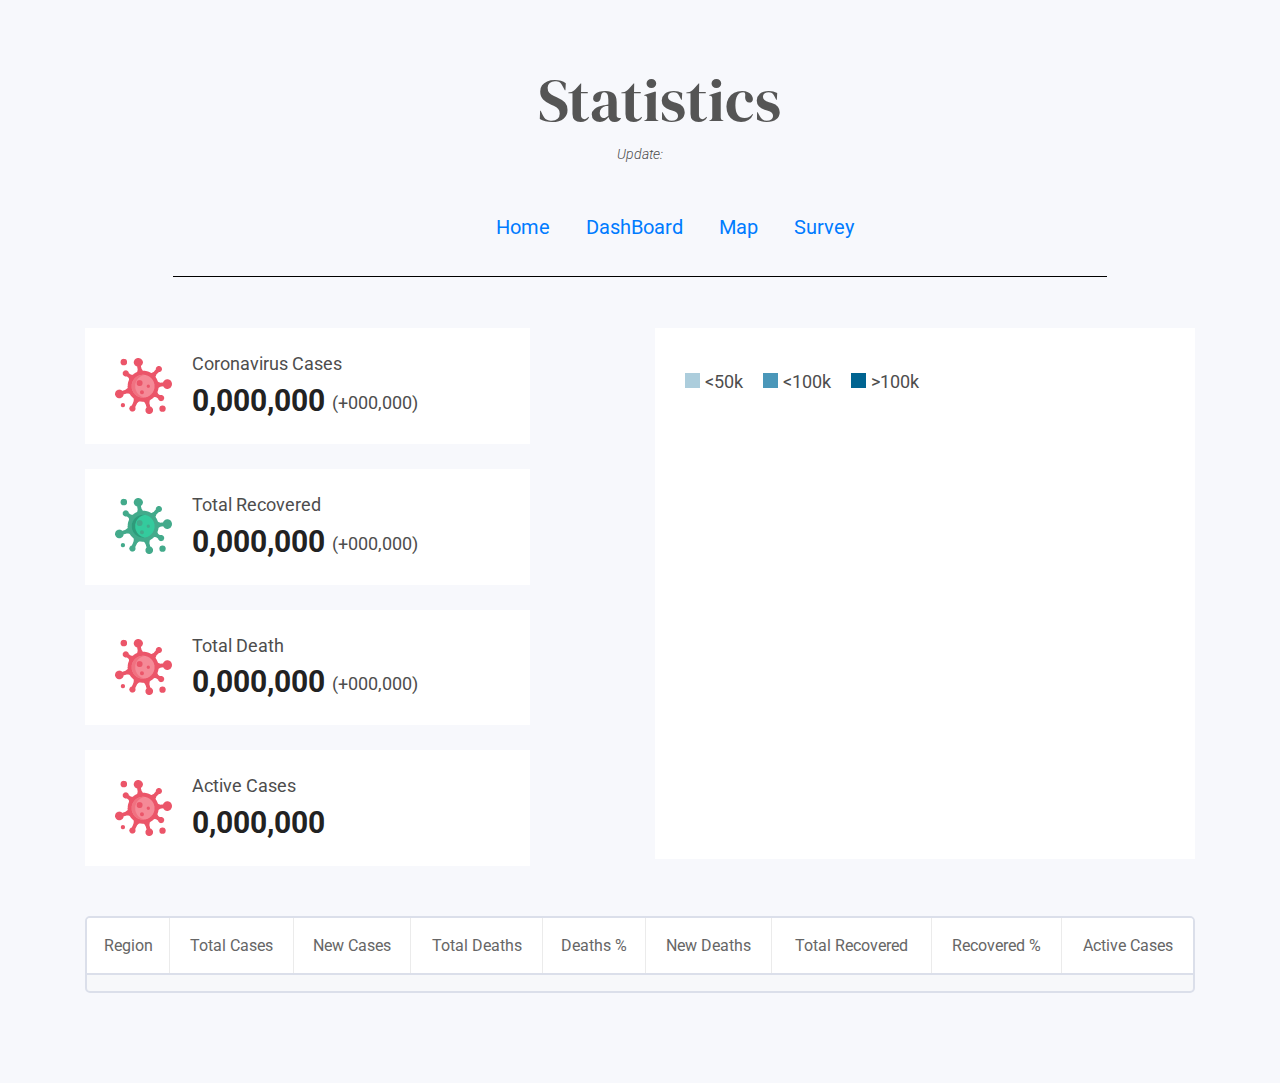
<file: dashboard.html>
<!DOCTYPE html>
<html lang="en">

<head>
    <meta charset="UTF-8">
    <meta name="viewport" content="width=device-width, initial-scale=1.0">
    <meta http-equiv="X-UA-Compatible" content="ie=edge">
    <title>Coronavirus Stats</title>

    <!--== Favicon ==-->
    <link rel="shortcut icon" href="assets/img/favicon.ico" type="image/x-icon"/>

    <!--== Google Fonts ==-->
    <link href="https://fonts.googleapis.com/css2?family=Roboto:ital,wght@0,400;0,500;0,700;0,900;1,300;1,400&display=swap" rel="stylesheet">

     <!-- build:css assets/css/app.min.css -->
    <!--== jqvmap Min CSS ==-->
    <link href="assets/css/dashboardandmappage/jqvmap.min.css" rel="stylesheet" />
    <!--== ChartJS Min CSS ==-->
    <link href="assets/css/dashboardandmappage/chart.min.css" rel="stylesheet" />
    <!--== DataTables Min CSS ==-->
    <link href="assets/libraries/dashboardandmappage/datatables.min.css" rel="stylesheet" />
    <!--== Select2 Min CSS ==-->
    <link href="assets/libraries/dashboardandmappage/select2.min.css" rel="stylesheet" />
    <!--== Bootstrap Min CSS ==-->
    <link href="assets/libraries/dashboardandmappage/bootstrap.min.css" rel="stylesheet" />

    <!--== Main Style CSS ==-->
    <link href="assets/css/dashboardandmappage/style.css" rel="stylesheet" />
    <!-- endbuild -->
    <link rel="preconnect" href="https://fonts.googleapis.com">
<link rel="preconnect" href="https://fonts.gstatic.com" crossorigin>
<link href="https://fonts.googleapis.com/css2?family=Balsamiq+Sans&family=Charm:wght@700&family=Chonburi&family=DM+Serif+Display&family=Lato:wght@100&family=Mohave&family=Montserrat:wght@300&family=Nunito:ital,wght@1,300&family=Open+Sans&family=Patua+One&family=Playball&family=Playfair+Display&family=Praise&family=Racing+Sans+One&family=Righteous&family=Roboto:wght@100&family=Signika&family=Ultra&display=swap" rel="stylesheet">

    <!--[if lt IE 9]>
    <script src="//oss.maxcdn.com/html5shiv/3.7.2/html5shiv.min.js"></script>
    <script src="//oss.maxcdn.com/respond/1.4.2/respond.min.js"></script>
    <![endif]-->
</head>

<body>
    <!--== Start Main Content Wrapper ==-->
    <main class="main-content-wrapper">
        <h1 id="Statistics">Statistics</h1>
        <div class="col-md-6 col-lg-12">
            <div class="last-update-wrap">
                <p class="mb-0">Update: <span class="last-update"></span></p>
            </div>
        </div>
        <nav>
            <ul>
                <li><a href="index.html">Home</a></li>
                <li><a href="dashboard.html">DashBoard</a></li>
                <li><a href="map.html">Map</a></li>
                <li><a href="survey.html">Survey</a></li>
            </ul>
        </nav>
        <div class="line-1"></div>
        <div class="content-section-1">
            <div class="container">
                <div class="row">
                    <div class="col-xl-6">
                        <div class="row mtn-25 worldwide-stats">
                            <div class="col-md-10">
                                <div class="tracker-block-style-1">
                                    <div class="tracker-block">
                                        <div class="tracker-block__icon">
                                            <img src="assets/image/corona-icon-red.png" alt="corona-icon" />
                                        </div>
                                        <div class="tracker-block__content">
                                            <h4>Coronavirus Cases</h4>
                                            <h2><span class="cases-no infected">0,000,000</span> <span
                                                    class="new-no">(+<span class="today_infected">000,000</span>)</span>
                                            </h2>
                                        </div>
                                    </div>
                                </div>
                            </div>

                            <div class="col-md-10">
                                <div class="tracker-block-style-1">
                                    <div class="tracker-block">
                                        <div class="tracker-block__icon">
                                            <img src="assets/image/corona-icon-green.png" alt="corona-icon" />
                                        </div>
                                        <div class="tracker-block__content">
                                            <h4>Total Recovered</h4>
                                            <h2><span class="cases-no recovered">0,000,000</span> <span
                                                    class="new-no">(+<span
                                                        class="today_recovered">000,000</span>)</span>
                                            </h2>
                                        </div>
                                    </div>
                                </div>
                            </div>

                            <div class="col-md-10">
                                <div class="tracker-block-style-1">
                                    <div class="tracker-block">
                                        <div class="tracker-block__icon">
                                            <img src="assets/image/corona-icon-red.png" alt="corona-icon" />
                                        </div>
                                        <div class="tracker-block__content">
                                            <h4>Total Death</h4>
                                            <h2><span class="cases-no deaths">0,000,000</span> <span
                                                    class="new-no">(+<span class="today_deaths">000,000</span>)</span>
                                            </h2>
                                        </div>
                                    </div>
                                </div>
                            </div>

                            <div class="col-md-10">
                                <div class="tracker-block-style-1">
                                    <div class="tracker-block">
                                        <div class="tracker-block__icon">
                                            <img src="assets/image/corona-icon-red.png" alt="corona-icon" />
                                        </div>
                                        <div class="tracker-block__content">
                                            <h4>Active Cases</h4>
                                            <h2><span class="cases-no current_cases">0,000,000</span></h2>
                                        </div>
                                    </div>
                                </div>
                            </div>
                        </div>
                    </div>
                    

                    <div class="col-xl-6">
                        <div class="map-status-wrap" id="map-status-report">
                            <div class="map-status-colors">
                                <ul class="colors d-flex">
                                    <li><span class="min"></span>&#60;50k</li>
                                    <li><span class="mid"></span>&#60;100k</li>
                                    <li><span class="max"></span>&#62;100k</li>
                                </ul>
                            </div>

                            <div class="map-status" id="map-status"></div>
                        </div>
                    </div>
                </div>
            </div>
        </div>
        <div class="content-section-2">
            <div class="container">

                    <div class="col-lg-13">
                        <div class="list-view table-responsive" id="list-view">
                            <table class="list-view__table display table">
                                <thead class="list-view__head">
                                    <tr>
                                        <th>Region</th>
                                        <th>Total Cases</th>
                                        <th>New Cases</th>
                                        <th>Total Deaths</th>
                                        <th>Deaths %</th>
                                        <th>New Deaths</th>
                                        <th>Total Recovered</th>
                                        <th>Recovered %</th>
                                        <th>Active Cases</th>
                                    </tr>
                                </thead>

                                <tbody class="list-view__body"></tbody>
                            </table>
                        </div>
                    </div>
                </div>
            </div>
    </main>
    <!--== End Main Content Wrapper ==-->

    
    <!--=======================Javascript============================-->
    <!-- build:js assets/js/app.min.js -->
    <!--=== Modernizr Min Js ===-->
    <script src="assets/libraries/dashboardandmappage/modernizr.min.js"></script>
    <!--=== jQuery Min Js ===-->
    <script src="assets/libraries/dashboardandmappage/jquery.min.js"></script>
    <!--=== jQuery Migration Min Js ===-->
    <script src="assets/libraries/dashboardandmappage/jquery-migrate.min.js"></script>
    <!--=== Popper Min Js ===-->
    <script src="assets/libraries/dashboardandmappage/popper.min.js"></script>
    <!--=== Bootstrap Min Js ===-->
    <script src="assets/libraries/dashboardandmappage/bootstrap.min.js"></script>
    <!--=== Select2 Min Js ===-->
    <script src="assets/libraries/dashboardandmappage/select2.full.min.js"></script>
    <!--=== Data Table Min Js ===-->
    <script src="assets/libraries/dashboardandmappage/datatables.min.js"></script>
    <!--=== ChartJS Min Js ===-->
    <script src="assets/libraries/dashboardandmappage/chart.min.js"></script>
    <!--=== jQuery Vector Map Min Js ===-->
    <script src="assets/libraries/dashboardandmappage/jquery.vmap.min.js"></script>
    <!--=== jQuery Vector World Min Js ===-->
    <script src="assets/libraries/dashboardandmappage/jquery.vmap.world.js"></script>

    <!--=== API Js ===-->
    <script src="assets/javascript/dashboardandmappage/api.js"></script>
    <!--=== Active Js ===-->
    <script src="assets/javascript/dashboardandmappage/active.js"></script>

    <!-- endbuild -->
</body>

</html>
</file>
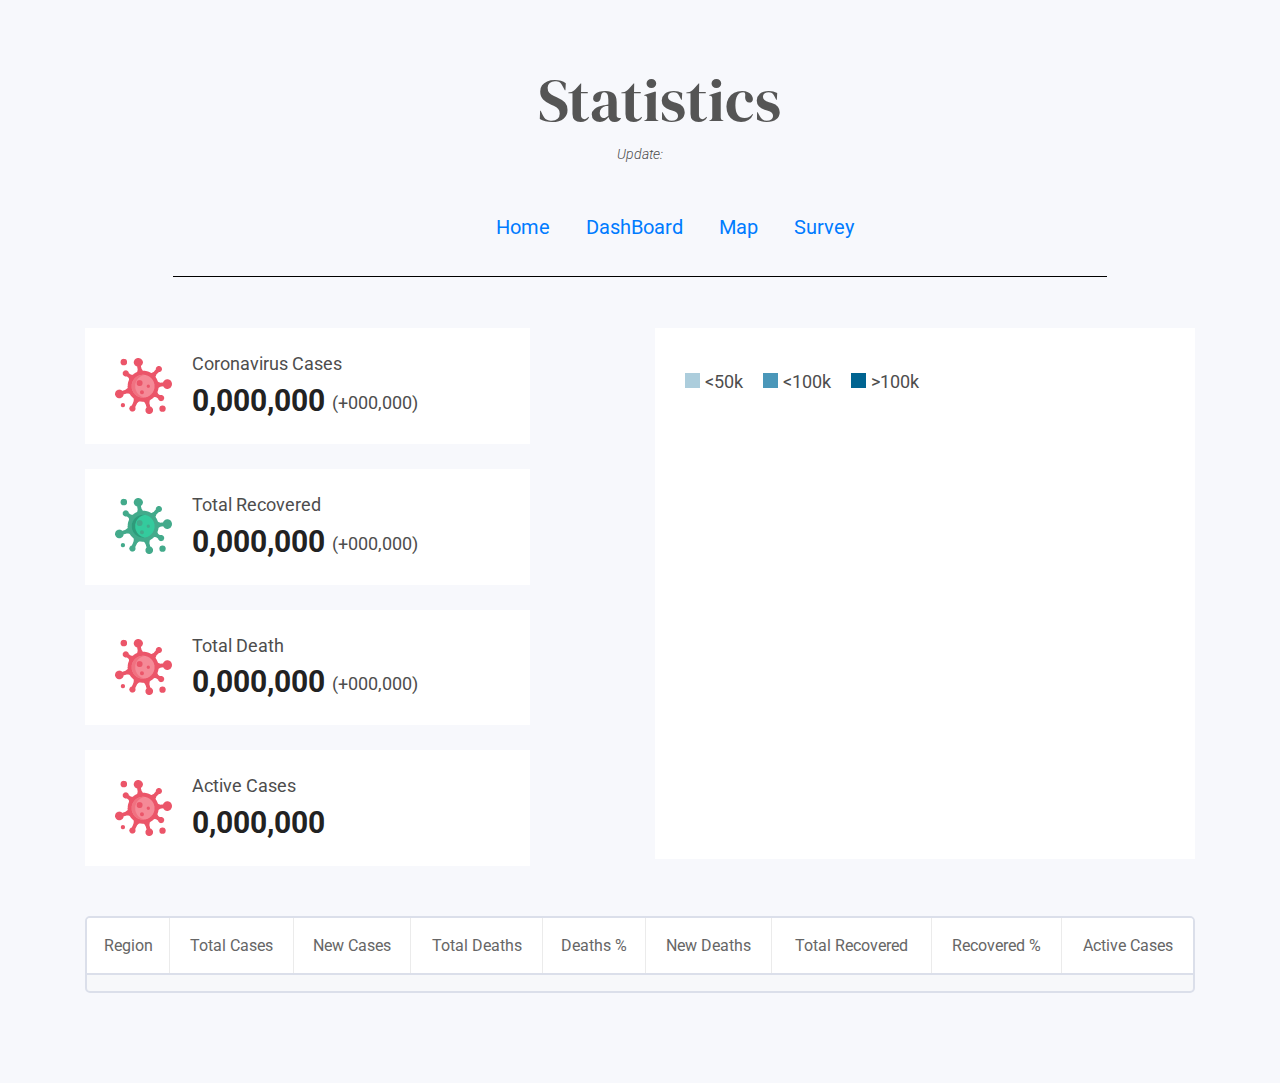
<file: DashBoard.html>
<!DOCTYPE html>
<html lang="en">

<head>
    <meta charset="UTF-8">
    <meta name="viewport" content="width=device-width, initial-scale=1.0">
    <meta http-equiv="X-UA-Compatible" content="ie=edge">
    <title>Coronavirus Stats</title>

    <!--== Favicon ==-->
    <link rel="shortcut icon" href="assets/img/favicon.ico" type="image/x-icon"/>

    <!--== Google Fonts ==-->
    <link href="https://fonts.googleapis.com/css2?family=Roboto:ital,wght@0,400;0,500;0,700;0,900;1,300;1,400&display=swap" rel="stylesheet">

     <!-- build:css assets/css/app.min.css -->
    <!--== jqvmap Min CSS ==-->
    <link href="assets/css/dashboardandmappage/jqvmap.min.css" rel="stylesheet" />
    <!--== ChartJS Min CSS ==-->
    <link href="assets/css/dashboardandmappage/chart.min.css" rel="stylesheet" />
    <!--== DataTables Min CSS ==-->
    <link href="assets/libraries/dashboardandmappage/datatables.min.css" rel="stylesheet" />
    <!--== Select2 Min CSS ==-->
    <link href="assets/libraries/dashboardandmappage/select2.min.css" rel="stylesheet" />
    <!--== Bootstrap Min CSS ==-->
    <link href="assets/libraries/dashboardandmappage/bootstrap.min.css" rel="stylesheet" />

    <!--== Main Style CSS ==-->
    <link href="assets/css/dashboardandmappage/style.css" rel="stylesheet" />
    <!-- endbuild -->
    <link rel="preconnect" href="https://fonts.googleapis.com">
<link rel="preconnect" href="https://fonts.gstatic.com" crossorigin>
<link href="https://fonts.googleapis.com/css2?family=Balsamiq+Sans&family=Charm:wght@700&family=Chonburi&family=DM+Serif+Display&family=Lato:wght@100&family=Mohave&family=Montserrat:wght@300&family=Nunito:ital,wght@1,300&family=Open+Sans&family=Patua+One&family=Playball&family=Playfair+Display&family=Praise&family=Racing+Sans+One&family=Righteous&family=Roboto:wght@100&family=Signika&family=Ultra&display=swap" rel="stylesheet">

    <!--[if lt IE 9]>
    <script src="//oss.maxcdn.com/html5shiv/3.7.2/html5shiv.min.js"></script>
    <script src="//oss.maxcdn.com/respond/1.4.2/respond.min.js"></script>
    <![endif]-->
</head>

<body>
    <!--== Start Main Content Wrapper ==-->
    <main class="main-content-wrapper">
        <h1 id="Statistics">Statistics</h1>
        <div class="col-md-6 col-lg-12">
            <div class="last-update-wrap">
                <p class="mb-0">Update: <span class="last-update"></span></p>
            </div>
        </div>
        <nav>
            <ul>
                <li><a href="index.html">Home</a></li>
                <li><a href="dashboard.html">DashBoard</a></li>
                <li><a href="map.html">Map</a></li>
                <li><a href="survey.html">Survey</a></li>
            </ul>
        </nav>
        <div class="line-1"></div>
        <div class="content-section-1">
            <div class="container">
                <div class="row">
                    <div class="col-xl-6">
                        <div class="row mtn-25 worldwide-stats">
                            <div class="col-md-10">
                                <div class="tracker-block-style-1">
                                    <div class="tracker-block">
                                        <div class="tracker-block__icon">
                                            <img src="assets/image/corona-icon-red.png" alt="corona-icon" />
                                        </div>
                                        <div class="tracker-block__content">
                                            <h4>Coronavirus Cases</h4>
                                            <h2><span class="cases-no infected">0,000,000</span> <span
                                                    class="new-no">(+<span class="today_infected">000,000</span>)</span>
                                            </h2>
                                        </div>
                                    </div>
                                </div>
                            </div>

                            <div class="col-md-10">
                                <div class="tracker-block-style-1">
                                    <div class="tracker-block">
                                        <div class="tracker-block__icon">
                                            <img src="assets/image/corona-icon-green.png" alt="corona-icon" />
                                        </div>
                                        <div class="tracker-block__content">
                                            <h4>Total Recovered</h4>
                                            <h2><span class="cases-no recovered">0,000,000</span> <span
                                                    class="new-no">(+<span
                                                        class="today_recovered">000,000</span>)</span>
                                            </h2>
                                        </div>
                                    </div>
                                </div>
                            </div>

                            <div class="col-md-10">
                                <div class="tracker-block-style-1">
                                    <div class="tracker-block">
                                        <div class="tracker-block__icon">
                                            <img src="assets/image/corona-icon-red.png" alt="corona-icon" />
                                        </div>
                                        <div class="tracker-block__content">
                                            <h4>Total Death</h4>
                                            <h2><span class="cases-no deaths">0,000,000</span> <span
                                                    class="new-no">(+<span class="today_deaths">000,000</span>)</span>
                                            </h2>
                                        </div>
                                    </div>
                                </div>
                            </div>

                            <div class="col-md-10">
                                <div class="tracker-block-style-1">
                                    <div class="tracker-block">
                                        <div class="tracker-block__icon">
                                            <img src="assets/image/corona-icon-red.png" alt="corona-icon" />
                                        </div>
                                        <div class="tracker-block__content">
                                            <h4>Active Cases</h4>
                                            <h2><span class="cases-no current_cases">0,000,000</span></h2>
                                        </div>
                                    </div>
                                </div>
                            </div>
                        </div>
                    </div>
                    

                    <div class="col-xl-6">
                        <div class="map-status-wrap" id="map-status-report">
                            <div class="map-status-colors">
                                <ul class="colors d-flex">
                                    <li><span class="min"></span>&#60;50k</li>
                                    <li><span class="mid"></span>&#60;100k</li>
                                    <li><span class="max"></span>&#62;100k</li>
                                </ul>
                            </div>

                            <div class="map-status" id="map-status"></div>
                        </div>
                    </div>
                </div>
            </div>
        </div>
        <div class="content-section-2">
            <div class="container">

                    <div class="col-lg-13">
                        <div class="list-view table-responsive" id="list-view">
                            <table class="list-view__table display table">
                                <thead class="list-view__head">
                                    <tr>
                                        <th>Region</th>
                                        <th>Total Cases</th>
                                        <th>New Cases</th>
                                        <th>Total Deaths</th>
                                        <th>Deaths %</th>
                                        <th>New Deaths</th>
                                        <th>Total Recovered</th>
                                        <th>Recovered %</th>
                                        <th>Active Cases</th>
                                    </tr>
                                </thead>

                                <tbody class="list-view__body"></tbody>
                            </table>
                        </div>
                    </div>
                </div>
            </div>
        </div>
    </main>
    <!--== End Main Content Wrapper ==-->

    
    <!--=======================Javascript============================-->
    <!-- build:js assets/js/app.min.js -->
    <!--=== Modernizr Min Js ===-->
    <script src="assets/libraries/dashboardandmappage/modernizr.min.js"></script>
    <!--=== jQuery Min Js ===-->
    <script src="assets/libraries/dashboardandmappage/jquery.min.js"></script>
    <!--=== jQuery Migration Min Js ===-->
    <script src="assets/libraries/dashboardandmappage/jquery-migrate.min.js"></script>
    <!--=== Popper Min Js ===-->
    <script src="assets/libraries/dashboardandmappage/popper.min.js"></script>
    <!--=== Bootstrap Min Js ===-->
    <script src="assets/libraries/dashboardandmappage/bootstrap.min.js"></script>
    <!--=== Select2 Min Js ===-->
    <script src="assets/libraries/dashboardandmappage/select2.full.min.js"></script>
    <!--=== Data Table Min Js ===-->
    <script src="assets/libraries/dashboardandmappage/datatables.min.js"></script>
    <!--=== ChartJS Min Js ===-->
    <script src="assets/libraries/dashboardandmappage/chart.min.js"></script>
    <!--=== jQuery Vector Map Min Js ===-->
    <script src="assets/libraries/dashboardandmappage/jquery.vmap.min.js"></script>
    <!--=== jQuery Vector World Min Js ===-->
    <script src="assets/libraries/dashboardandmappage/jquery.vmap.world.js"></script>

    <!--=== API Js ===-->
    <script src="assets/javascript/dashboardandmappage/api.js"></script>
    <!--=== Active Js ===-->
    <script src="assets/javascript/dashboardandmappage/active.js"></script>

    <!-- endbuild -->
</body>

</html>
</file>
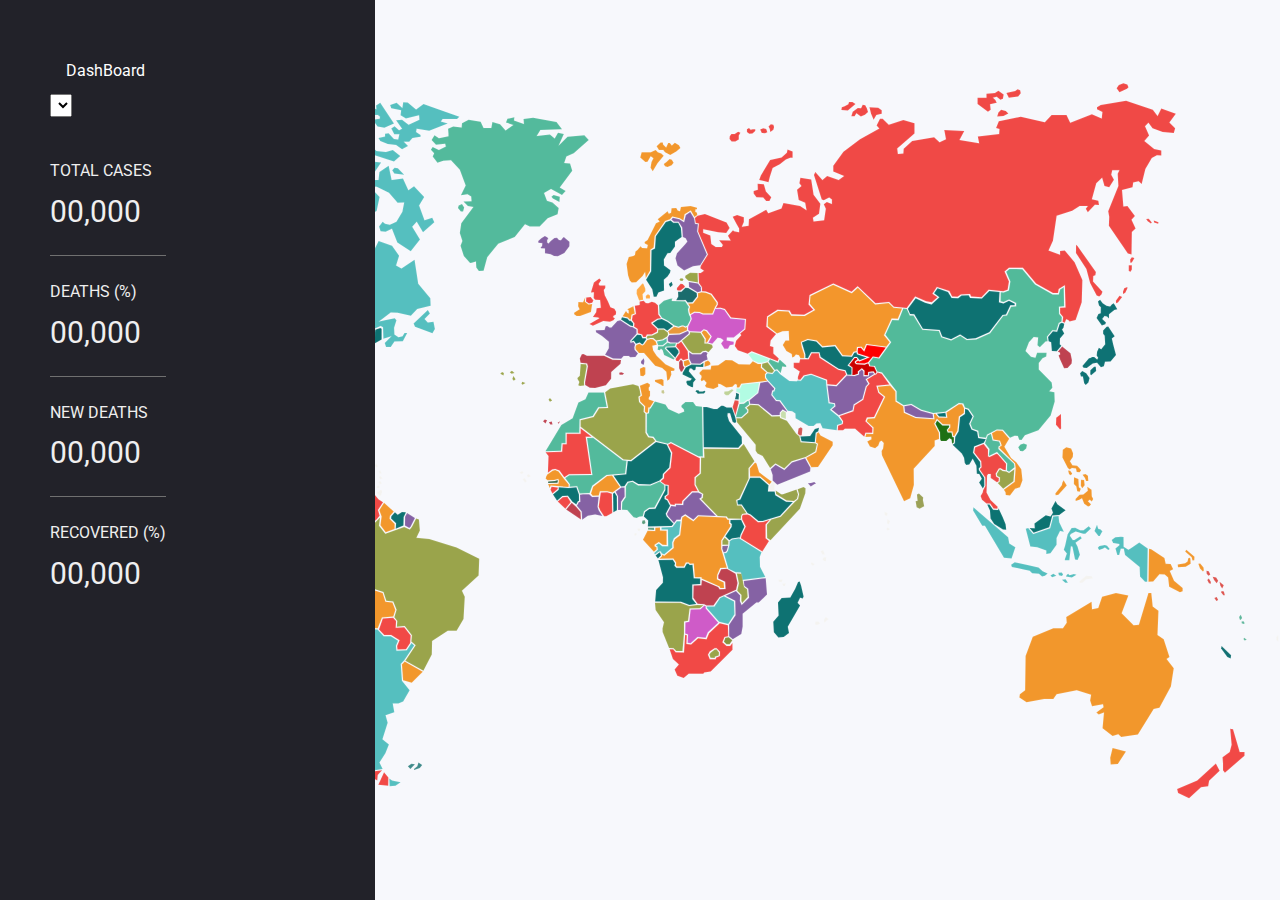
<file: map.html>
<!DOCTYPE html>
<html lang="en">

<head>
    <meta charset="UTF-8">
    <meta name="viewport" content="width=device-width, initial-scale=1.0">
    <meta http-equiv="X-UA-Compatible" content="ie=edge">
    <title>Jibanu - Coronavirus Stats Dashboard Template</title>

    <!--== Favicon ==-->
    <link rel="shortcut icon" href="img/favicon.ico" type="image/x-icon"/>

    <!--== Google Fonts ==-->
    <link href="https://fonts.googleapis.com/css2?family=Roboto:ital,wght@0,400;0,500;0,700;0,900;1,300;1,400&display=swap" rel="stylesheet">

    <!-- build:css assets/css/app.min.css -->
    <!--== jqvmap Min CSS ==-->
    <link href="CSS/DashBoardandMapPage/jqvmap.min.css" rel="stylesheet" />
    <!--== ChartJS Min CSS ==-->
    <link href="CSS/DashBoardandMapPage/chart.min.css" rel="stylesheet" />
    <!--== DataTables Min CSS ==-->
    <link href="CSS/DashBoardandMapPage/datatables.min.css" rel="stylesheet" />
    <!--== Select2 Min CSS ==-->
    <link href="CSS/DashBoardandMapPage/select2.min.css" rel="stylesheet" />
    <!--== Bootstrap Min CSS ==-->
    <link href="CSS/DashBoardandMapPage/bootstrap.min.css" rel="stylesheet" />

    <!--== Main Style CSS ==-->
    <link href="CSS/DashBoardandMapPage/style.css" rel="stylesheet" />
    <!-- endbuild -->

    <!--[if lt IE 9]>
    <script src="//oss.maxcdn.com/html5shiv/3.7.2/html5shiv.min.js"></script>
    <script src="//oss.maxcdn.com/respond/1.4.2/respond.min.js"></script>
    <![endif]-->
</head>

<body>
    <!--== Start Main Content Wrapper ==-->
    <main class="main-content-wrapper p-0">
        <div class="map-widget map-report position-relative map-report">
            <div class="corona-map-tracker" id="tracker-map"></div>
            <div class="map-content-wrap tracker-block tracker-block--4">
                <div class="tracker-block__body">
                    <a href="DashBoard.html" class="back">DashBoard</a>
                    <div class="select-country">
                        <label for="select3" class="sr-only">Country</label>
                        <select class="country" name="country"></select>
                    </div>
                    <div class="track-item">
                        <p class="track-item__title">Total Cases</p>
                        <h4 class="track-item__no infected">00,000</h4>
                    </div>
                    <div class="track-item">
                        <p class="track-item__title">Deaths <span>(<span class="deaths-rate"></span>%)</span></p>
                        <h4 class="track-item__no deaths">00,000</h4>
                    </div>
                    <div class="track-item">
                        <p class="track-item__title">New Deaths</p>
                        <h4 class="track-item__no today_deaths">00,000</h4>
                    </div>
                    <div class="track-item">
                        <p class="track-item__title">Recovered <span>(<span class="recover-rate"></span>%)</span></p>
                        <h4 class="track-item__no recovered">00,000</h4>
                    </div>
                </div>
            </div>
        </div>
    </main>
    <!--== End Main Content Wrapper ==-->

    
  <!--=======================Javascript============================-->
    <!-- build:js assets/js/app.min.js -->
    <!--=== Modernizr Min Js ===-->
    <script src="Javascript/DashBoardandMapPage/modernizr.min.js"></script>
    <!--=== jQuery Min Js ===-->
    <script src="Javascript/DashBoardandMapPage/jquery.min.js"></script>
    <!--=== jQuery Migration Min Js ===-->
    <script src="Javascript/DashBoardandMapPage/jquery-migrate.min.js"></script>
    <!--=== Popper Min Js ===-->
    <script src="Javascript/DashBoardandMapPage/popper.min.js"></script>
    <!--=== Bootstrap Min Js ===-->
    <script src="Javascript/DashBoardandMapPage/bootstrap.min.js"></script>
    <!--=== Select2 Min Js ===-->
    <script src="Javascript/DashBoardandMapPage/select2.full.min.js"></script>
    <!--=== Data Table Min Js ===-->
    <script src="Javascript/DashBoardandMapPage/datatables.min.js"></script>
    <!--=== ChartJS Min Js ===-->
    <script src="Javascript/DashBoardandMapPage/chart.min.js"></script>
    <!--=== jQuery Vector Map Min Js ===-->
    <script src="Javascript/DashBoardandMapPage/jquery.vmap.min.js"></script>
    <!--=== jQuery Vector World Min Js ===-->
    <script src="Javascript/DashBoardandMapPage/jquery.vmap.world.js"></script>

    <!--=== APP Js ===-->
    <script src="Javascript/DashBoardandMapPage/api.js"></script>
    <!--=== Active Js ===-->
    <script src="Javascript/DashBoardandMapPage/active.js"></script>

    <!-- endbuild -->
</body>

</html>
</file>
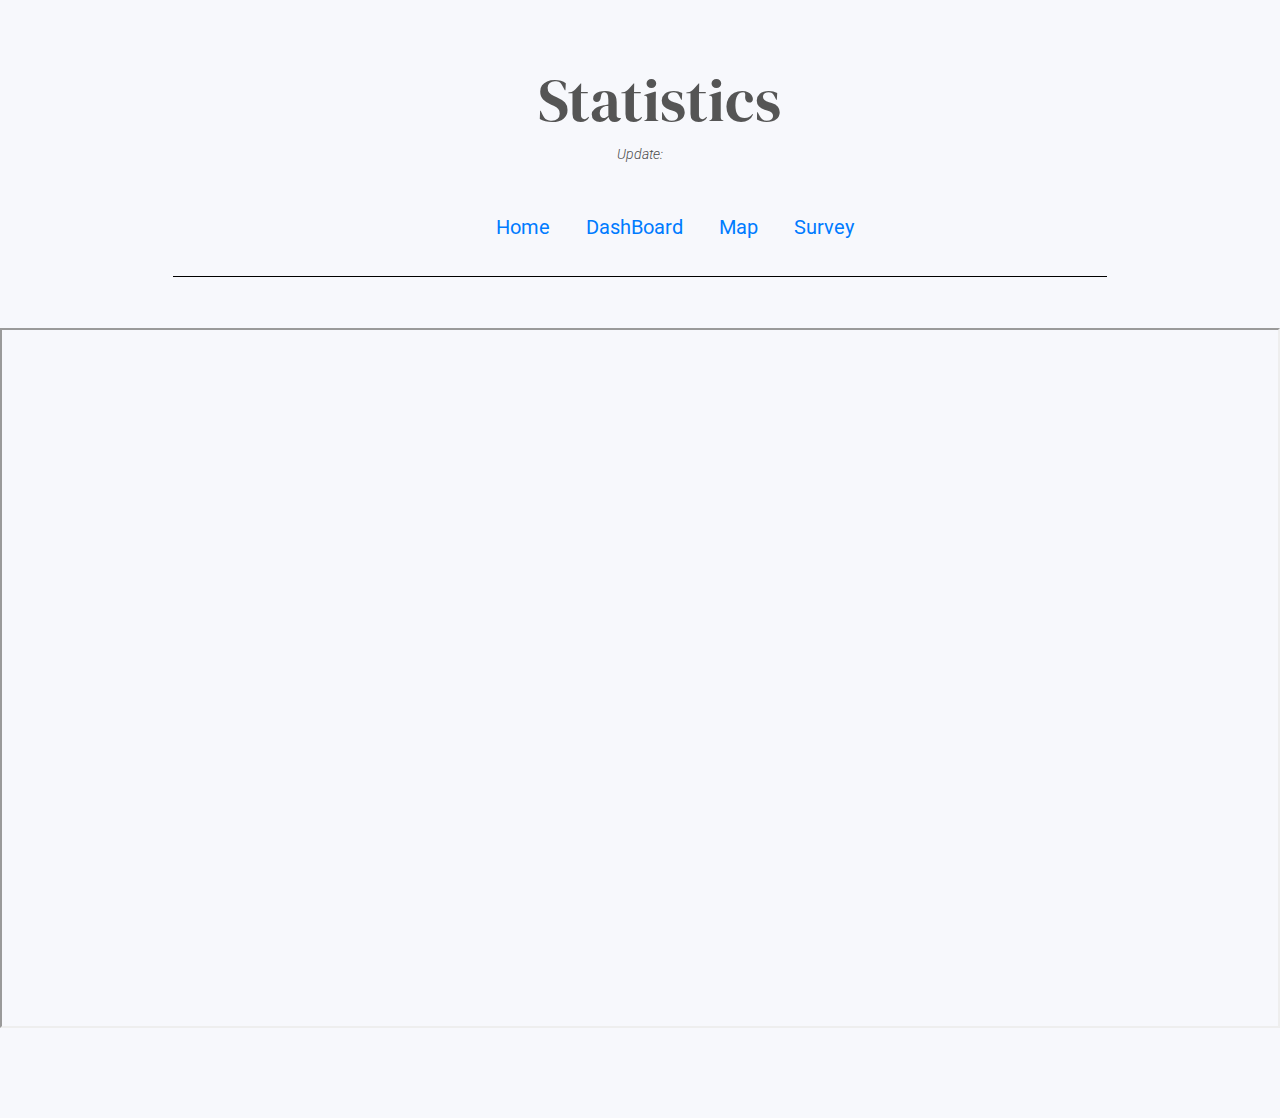
<file: survey.html>
<!DOCTYPE html>
<html lang="en">

<head>
    <meta charset="UTF-8">
    <meta name="viewport" content="width=device-width, initial-scale=1.0">
    <meta http-equiv="X-UA-Compatible" content="ie=edge">
    <title>Coronavirus Stats</title>

    <!--== Favicon ==-->
    <link rel="shortcut icon" href="assets/img/favicon.ico" type="image/x-icon"/>

    <!--== Google Fonts ==-->
    <link href="https://fonts.googleapis.com/css2?family=Roboto:ital,wght@0,400;0,500;0,700;0,900;1,300;1,400&display=swap" rel="stylesheet">

     <!-- build:css assets/css/app.min.css -->
    <!--== jqvmap Min CSS ==-->
    <link href="assets/css/dashboardandmappage/jqvmap.min.css" rel="stylesheet" />
    <!--== ChartJS Min CSS ==-->
    <link href="assets/css/dashboardandmappage/chart.min.css" rel="stylesheet" />
    <!--== DataTables Min CSS ==-->
    <link href="assets/libraries/dashboardandmappage/datatables.min.css" rel="stylesheet" />
    <!--== Select2 Min CSS ==-->
    <link href="assets/libraries/dashboardandmappage/select2.min.css" rel="stylesheet" />
    <!--== Bootstrap Min CSS ==-->
    <link href="assets/libraries/dashboardandmappage/bootstrap.min.css" rel="stylesheet" />

    <!--== Main Style CSS ==-->
    <link href="assets/css/dashboardandmappage/style.css" rel="stylesheet" />
    <!-- endbuild -->
    <link rel="preconnect" href="https://fonts.googleapis.com">
<link rel="preconnect" href="https://fonts.gstatic.com" crossorigin>
<link href="https://fonts.googleapis.com/css2?family=Balsamiq+Sans&family=Charm:wght@700&family=Chonburi&family=DM+Serif+Display&family=Lato:wght@100&family=Mohave&family=Montserrat:wght@300&family=Nunito:ital,wght@1,300&family=Open+Sans&family=Patua+One&family=Playball&family=Playfair+Display&family=Praise&family=Racing+Sans+One&family=Righteous&family=Roboto:wght@100&family=Signika&family=Ultra&display=swap" rel="stylesheet">

    <!--[if lt IE 9]>
    <script src="//oss.maxcdn.com/html5shiv/3.7.2/html5shiv.min.js"></script>
    <script src="//oss.maxcdn.com/respond/1.4.2/respond.min.js"></script>
    <![endif]-->
</head>

<body>
    <main class="main-content-wrapper">
        <h1 id="Statistics">Statistics</h1>
        <div class="col-md-6 col-lg-12">
            <div class="last-update-wrap">
                <p class="mb-0">Update: <span class="last-update"></span></p>
            </div>
        </div>
        <nav>
            <ul>
                <li><a href="index.html">Home</a></li>
                <li><a href="dashboard.html">DashBoard</a></li>
                <li><a href="map.html">Map</a></li>
                <li><a href="survey.html">Survey</a></li>
            </ul>
        </nav>
        <div class="line-1"></div>
        <!-- Find a way to put javascript for an animated trivia quiz regarding covid prevention measures -->
        <iframe class="survey" src="https://survey.zohopublic.com/zs/q6CsWL" allow='geolocation'></iframe>
    </main>
    <!--=======================Javascript============================-->
    <!-- build:js assets/js/app.min.js -->
    <!--=== Modernizr Min Js ===-->
    <script src="assets/libraries/dashboardandmappage/modernizr.min.js"></script>
    <!--=== jQuery Min Js ===-->
    <script src="assets/libraries/dashboardandmappage/jquery.min.js"></script>
    <!--=== jQuery Migration Min Js ===-->
    <script src="assets/libraries/dashboardandmappage/jquery-migrate.min.js"></script>
    <!--=== Popper Min Js ===-->
    <script src="assets/libraries/dashboardandmappage/popper.min.js"></script>
    <!--=== Bootstrap Min Js ===-->
    <script src="assets/libraries/dashboardandmappage/bootstrap.min.js"></script>
    <!--=== Select2 Min Js ===-->
    <script src="assets/libraries/dashboardandmappage/select2.full.min.js"></script>
    <!--=== Data Table Min Js ===-->
    <script src="assets/libraries/dashboardandmappage/datatables.min.js"></script>
    <!--=== ChartJS Min Js ===-->
    <script src="assets/libraries/dashboardandmappage/chart.min.js"></script>
    <!--=== jQuery Vector Map Min Js ===-->
    <script src="assets/libraries/dashboardandmappage/jquery.vmap.min.js"></script>
    <!--=== jQuery Vector World Min Js ===-->
    <script src="assets/libraries/dashboardandmappage/jquery.vmap.world.js"></script>

    <!--=== API Js ===-->
    <script src="assets/javascript/dashboardandmappage/api.js"></script>
    <!--=== Active Js ===-->
    <script src="assets/javascript/dashboardandmappage/active.js"></script>

    <!-- endbuild -->
</body>

</html>
</file>
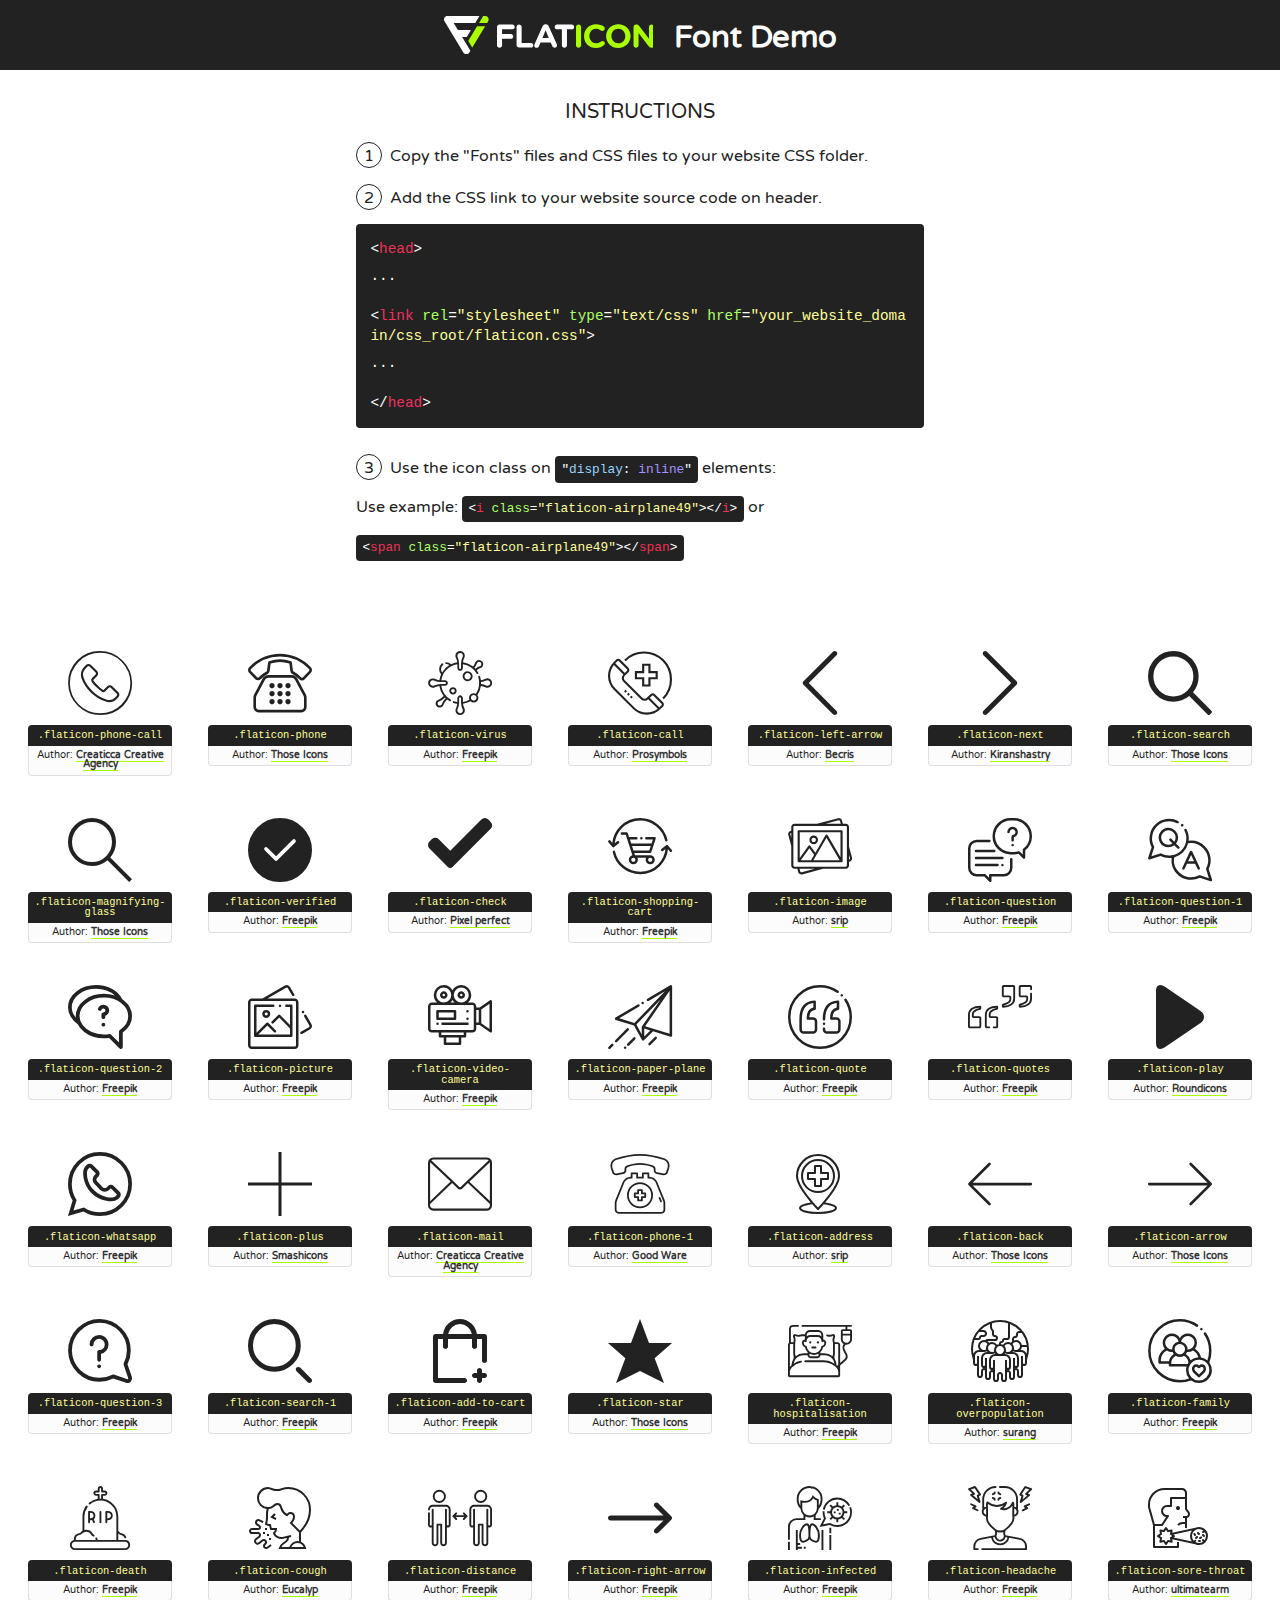
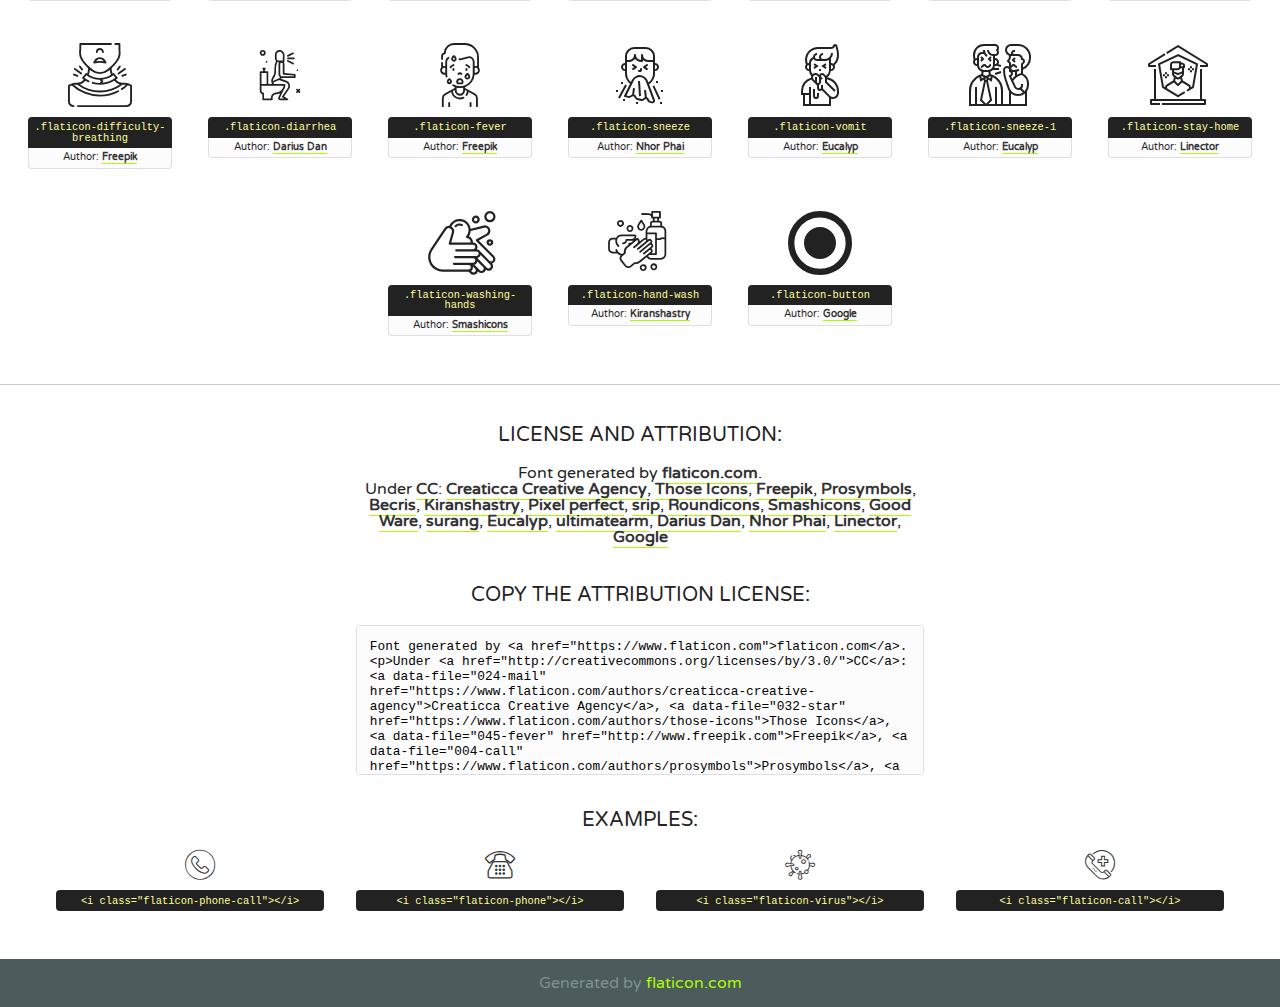
<file: fonts/font/flaticon.html>
<!DOCTYPE html>
<!--
  Flaticon icon font: Flaticon
  Creation date: 01/04/2020 06:02
-->
<html>
<!DOCTYPE html>
<html>

<head>
    <title>Flaticon WebFont</title>
    <link href="http://fonts.googleapis.com/css?family=Varela+Round" rel="stylesheet" type="text/css" />
    <link rel="stylesheet" type="text/css" href="flaticon.css">
    <meta charset="UTF-8">
    <style>
    html, body, div, span, applet, object, iframe,
    h1, h2, h3, h4, h5, h6, p, blockquote, pre,
    a, abbr, acronym, address, big, cite, code,
    del, dfn, em, img, ins, kbd, q, s, samp,
    small, strike, strong, sub, sup, tt, var,
    b, u, i, center,
    dl, dt, dd, ol, ul, li,
    fieldset, form, label, legend,
    table, caption, tbody, tfoot, thead, tr, th, td,
    article, aside, canvas, details, embed, 
    figure, figcaption, footer, header, hgroup, 
    menu, nav, output, ruby, section, summary,
    time, mark, audio, video {
        margin: 0;
        padding: 0;
        border: 0;
        font-size: 100%;
        font: inherit;
        vertical-align: baseline;
    }
    /* HTML5 display-role reset for older browsers */
    article, aside, details, figcaption, figure, 
    footer, header, hgroup, menu, nav, section {
        display: block;
    }
    body {
        line-height: 1;
    }
    ol, ul {
        list-style: none;
    }
    blockquote, q {
        quotes: none;
    }
    blockquote:before, blockquote:after,
    q:before, q:after {
        content: '';
        content: none;
    }
    table {
        border-collapse: collapse;
        border-spacing: 0;
    }
    body {
        font-family: 'Varela Round', Helvetica, Arial, sans-serif;
        font-size: 16px;
        color: #222;
    }
    a {
        color: #333;
        border-bottom: 1px solid #a9fd00;
        font-weight: bold;
        text-decoration: none;
    }
    * {
        -moz-box-sizing: border-box;
        -webkit-box-sizing: border-box;
        box-sizing: border-box;
        margin: 0;
        padding: 0;
    }
    [class^="flaticon-"]:before, [class*=" flaticon-"]:before, [class^="flaticon-"]:after, [class*=" flaticon-"]:after {
        font-family: Flaticon;
        font-size: 30px;
        font-style: normal;
        margin-left: 20px;
        color: #333;
    }
    .wrapper {
        max-width: 600px;
        margin: auto;
        padding: 0 1em;
    }
    .title {
        font-size: 1.25em;
        text-align: center;
        margin-bottom: 1em;
        text-transform: uppercase;
    }
    header {
        text-align: center;
        background-color: #222;
        color: #fff;
        padding: 1em;
    }
    header .logo {
        width: 210px;
        height: 38px;
        display: inline-block;
        vertical-align: middle;
        margin-right: 1em;
        border: none;
    }
    header strong {
        font-size: 1.95em;
        font-weight: bold;
        vertical-align: middle;
        margin-top: 5px;
        display: inline-block;
    }
    .demo {
        margin: 2em auto;
        line-height: 1.25em;
    }
    .demo ul li {
        margin-bottom: 1em;
    }
    .demo ul li .num {
        color: #222;
        border-radius: 20px;
        display: inline-block;
        width: 26px;
        padding: 3px;
        height: 26px;
        text-align: center;
        margin-right: 0.5em;
        border: 1px solid #222;
    }
    .demo ul li code {
        background-color: #222;
        border-radius: 4px;
        padding: 0.25em 0.5em;
        display: inline-block;
        color: #fff;
        font-family: Consolas,Monaco,Lucida Console,Liberation Mono,DejaVu Sans Mono,Bitstream Vera Sans Mono,Courier New, monospace;
        font-weight: lighter;
        margin-top: 1em;
        font-size: 0.8em;
        word-break: break-all;
    }
    .demo ul li code.big {
        padding: 1em;
        font-size: 0.9em;
    }
    .demo ul li code .red {
        color: #EF3159;
    }
    .demo ul li code .green {
        color: #ACFF65;
    }
    .demo ul li code .yellow {
        color: #FFFF99;
    }
    .demo ul li code .blue {
        color: #99D3FF;
    }
    .demo ul li code .purple {
        color: #A295FF;
    }
    .demo ul li code .dots {
        margin-top: 0.5em;
        display: block;
    }
    #glyphs {
        border-bottom: 1px solid #ccc;
        padding: 2em 0;
        text-align: center;
    }
    .glyph {
        display: inline-block;
        width: 9em;
        margin: 1em;
        text-align: center;
        vertical-align: top;
        background: #FFF;
    }
    .glyph .glyph-icon {
        padding: 10px;
        display: block;
        font-family:"Flaticon";
        font-size: 64px;
        line-height: 1;
    }
    .glyph .glyph-icon:before {
        font-size: 64px;
        color: #222;
        margin-left: 0;
    }
    .class-name {
        font-size: 0.65em;
        background-color: #222;
        color: #fff;
        border-radius: 4px 4px 0 0;
        padding: 0.5em;
        color: #FFFF99;
        font-family: Consolas,Monaco,Lucida Console,Liberation Mono,DejaVu Sans Mono,Bitstream Vera Sans Mono,Courier New, monospace;
    }
    .author-name {
        font-size: 0.6em;
        background-color: #fcfcfd;
        border: 1px solid #DEDEE4;
        border-top: 0;
        border-radius: 0 0 4px 4px;
        padding: 0.5em;
    }
    .class-name:last-child {
        font-size: 10px;
        color:#888;
    }
    .class-name:last-child a {
        font-size: 10px;
        color:#555;
    }
    .class-name:last-child a:hover {
        color:#a9fd00;
    }
    .glyph > input {
        display: block;
        width: 100px;
        margin: 5px auto;
        text-align: center;
        font-size: 12px;
        cursor: text;
    }
    .glyph > input.icon-input {
        font-family:"Flaticon";
        font-size: 16px;
        margin-bottom: 10px;
    }
    .attribution .title {
        margin-top: 2em;
    }
    .attribution textarea {
        background-color: #fcfcfd;
        padding: 1em;
        border: none;
        box-shadow: none;
        border: 1px solid #DEDEE4;
        border-radius: 4px;
        resize: none;
        width: 100%;
        height: 150px;
        font-size: 0.8em;
        font-family: Consolas,Monaco,Lucida Console,Liberation Mono,DejaVu Sans Mono,Bitstream Vera Sans Mono,Courier New, monospace;
        -webkit-appearance: none;
    }
    .iconsuse {
        margin: 2em auto;
        text-align: center;
        max-width: 1200px;
    }
    .iconsuse:after {
        content: '';
        display: table;
        clear: both;
    }
    .iconsuse .image {
        float: left;
        width: 25%;
        padding: 0 1em;
    }
    .iconsuse .image p {
        margin-bottom: 1em;
    }
    .iconsuse .image span {
        display: block;
        font-size: 0.65em;
        background-color: #222;
        color: #fff;
        border-radius: 4px;
        padding: 0.5em;
        color: #FFFF99;
        margin-top: 1em;
        font-family: Consolas,Monaco,Lucida Console,Liberation Mono,DejaVu Sans Mono,Bitstream Vera Sans Mono,Courier New, monospace;
    }
    #footer {
        text-align: center;
        background-color: #4C5B5C;
        color: #7c9192;
        padding: 1em;
    }
    #footer a {
        border: none;
        color: #a9fd00;
        font-weight: normal;
    }
    @media (max-width: 960px) {
        .iconsuse .image {
            width: 50%;
        }
    }
    @media (max-width: 560px) {
        .iconsuse .image {
            width: 100%;
        }
    }
    </style>
</head>

<body class="characters-off">

    <header>
        <a href="https://www.flaticon.com" target="_blank" class="logo">
            <svg version="1.1" xmlns="http://www.w3.org/2000/svg" xmlns:xlink="http://www.w3.org/1999/xlink" xmlns:a="http://ns.adobe.com/AdobeSVGViewerExtensions/3.0/" viewBox="0 0 560.875 102.036" enable-background="new 0 0 560.875 102.036" xml:space="preserve">
                <defs>
                </defs>
                <g>
                    <g class="letters">
                        <path fill="#ffffff" d="M141.596,29.675c0-3.777,2.985-6.767,6.764-6.767h34.438c3.426,0,6.15,2.728,6.15,6.15
                        c0,3.43-2.724,6.149-6.15,6.149h-27.674v13.091h23.719c3.429,0,6.151,2.724,6.151,6.15c0,3.43-2.723,6.149-6.151,6.149h-23.719
                        v17.574c0,3.773-2.986,6.761-6.764,6.761c-3.779,0-6.764-2.989-6.764-6.761V29.675z"></path>
                        <path fill="#ffffff" d="M193.844,29.149c0-3.781,2.985-6.767,6.764-6.767c3.776,0,6.763,2.985,6.763,6.767v42.957h25.039
                        c3.426,0,6.149,2.726,6.149,6.153c0,3.425-2.723,6.15-6.149,6.15h-31.802c-3.779,0-6.764-2.986-6.764-6.768V29.149z"></path>
                        <path fill="#ffffff" d="M241.891,75.71l21.438-48.407c1.492-3.341,4.215-5.357,7.906-5.357h0.792
                        c3.686,0,6.323,2.017,7.815,5.357l21.439,48.407c0.436,0.967,0.701,1.845,0.701,2.723c0,3.602-2.809,6.501-6.414,6.501
                        c-3.161,0-5.269-1.845-6.499-4.655l-4.132-9.661h-27.059l-4.301,10.102c-1.144,2.631-3.426,4.214-6.237,4.214
                        c-3.517,0-6.24-2.81-6.24-6.325C241.1,77.64,241.451,76.677,241.891,75.71z M279.932,58.666l-8.521-20.297l-8.526,20.297H279.932
                        z"></path>
                        <path fill="#ffffff" d="M314.864,35.387H301.86c-3.429,0-6.239-2.813-6.239-6.238c0-3.429,2.811-6.24,6.239-6.24h39.533
                        c3.426,0,6.237,2.811,6.237,6.24c0,3.425-2.811,6.238-6.237,6.238h-13.001v42.785c0,3.773-2.99,6.761-6.764,6.761
                        c-3.779,0-6.764-2.989-6.764-6.761V35.387z"></path>
                        <path fill="#A9FD00" d="M352.615,29.149c0-3.781,2.985-6.767,6.767-6.767c3.774,0,6.761,2.985,6.761,6.767v49.024
                        c0,3.773-2.987,6.761-6.761,6.761c-3.781,0-6.767-2.989-6.767-6.761V29.149z"></path>
                        <path fill="#A9FD00" d="M374.132,53.836v-0.179c0-17.481,13.178-31.801,32.065-31.801c9.22,0,15.459,2.458,20.557,6.238
                        c1.402,1.054,2.637,2.985,2.637,5.357c0,3.692-2.985,6.59-6.681,6.59c-1.845,0-3.071-0.702-4.044-1.319
                        c-3.776-2.813-7.729-4.393-12.562-4.393c-10.364,0-17.831,8.611-17.831,19.154v0.173c0,10.542,7.291,19.329,17.831,19.329
                        c5.715,0,9.492-1.756,13.359-4.834c1.049-0.874,2.458-1.491,4.039-1.491c3.429,0,6.325,2.813,6.325,6.236
                        c0,2.106-1.056,3.78-2.282,4.834c-5.539,4.834-12.036,7.733-21.878,7.733C387.572,85.464,374.132,71.493,374.132,53.836z"></path>
                        <path fill="#A9FD00" d="M433.009,53.836v-0.179c0-17.481,13.79-31.801,32.766-31.801c18.981,0,32.592,14.143,32.592,31.628v0.173
                        c0,17.483-13.785,31.807-32.769,31.807C446.625,85.464,433.009,71.32,433.009,53.836z M484.224,53.836v-0.179
                        c0-10.539-7.725-19.326-18.626-19.326c-10.893,0-18.449,8.611-18.449,19.154v0.173c0,10.542,7.73,19.329,18.626,19.329
                        C476.676,72.986,484.224,64.378,484.224,53.836z"></path>
                        <path fill="#A9FD00" d="M506.233,29.321c0-3.774,2.99-6.763,6.767-6.763h1.401c3.252,0,5.183,1.583,7.029,3.953l26.093,34.265
                        V29.059c0-3.692,2.99-6.677,6.681-6.677c3.683,0,6.671,2.985,6.671,6.677v48.934c0,3.78-2.987,6.765-6.764,6.765h-0.436
                        c-3.257,0-5.188-1.581-7.034-3.953l-27.056-35.492v32.944c0,3.687-2.985,6.676-6.678,6.676c-3.683,0-6.673-2.989-6.673-6.676
                        V29.321z"></path>
                    </g>
                    <g class="insignia">
                        <path fill="#ffffff" d="M48.372,56.137h12.517l11.156-18.537H37.186L25.688,18.539h57.825L94.668,0H9.271
                        C5.925,0,2.842,1.801,1.198,4.716c-1.644,2.907-1.593,6.482,0.134,9.343l50.38,83.501c1.678,2.781,4.689,4.476,7.938,4.476
                        c3.246,0,6.257-1.695,7.935-4.476l2.898-4.804L48.372,56.137z"></path>
                        <g class="i">
                            <path fill="#A9FD00" d="M93.575,18.539h0.031v0.004l21.652,0.004l2.705-4.488c1.727-2.861,1.778-6.436,0.133-9.343
                            C116.454,1.801,113.371,0,110.026,0h-5.294L93.575,18.539z"></path>
                            <polygon fill="#A9FD00" points="88.291,27.356 64.725,66.486 75.519,84.404 109.942,27.356"></polygon>
                        </g>
                    </g>
                </g>
            </svg>
        </a>
        <strong>Font Demo</strong>
    </header>


    <section class="demo wrapper">

        <p class="title">Instructions</p>

        <ul>
            <li>
                <span class="num">1</span>Copy the "Fonts" files and CSS files to your website CSS folder.
            </li>
            <li>
                <span class="num">2</span>Add the CSS link to your website source code on header.
                <code class="big">
                    &lt;<span class="red">head</span>&gt;
                    <br/><span class="dots">...</span>
                    <br/>&lt;<span class="red">link</span> <span class="green">rel</span>=<span class="yellow">"stylesheet"</span> <span class="green">type</span>=<span class="yellow">"text/css"</span> <span class="green">href</span>=<span class="yellow">"your_website_domain/css_root/flaticon.css"</span>&gt;
                    <br/><span class="dots">...</span>
                    <br/>&lt;/<span class="red">head</span>&gt;
                </code>
            </li>

            <li>
                <p>
                    <span class="num">3</span>Use the icon class on <code>"<span class="blue">display</span>:<span class="purple"> inline</span>"</code> elements:
                    <br />
                    Use example: <code>&lt;<span class="red">i</span> <span class="green">class</span>=<span class="yellow">&quot;flaticon-airplane49&quot;</span>&gt;&lt;/<span class="red">i</span>&gt;</code> or <code>&lt;<span class="red">span</span> <span class="green">class</span>=<span class="yellow">&quot;flaticon-airplane49&quot;</span>&gt;&lt;/<span class="red">span</span>&gt;</code>
            </li>
        </ul>

    </section>




   <section id="glyphs">          
    
      
        <div class="glyph"><div class="glyph-icon flaticon-phone-call"></div>
            <div class="class-name">.flaticon-phone-call</div>
            <div class="author-name">Author: <a data-file="001-phone-call" href="https://www.flaticon.com/authors/creaticca-creative-agency">Creaticca Creative Agency</a> </div> 
        </div>        
        
        <div class="glyph"><div class="glyph-icon flaticon-phone"></div>
            <div class="class-name">.flaticon-phone</div>
            <div class="author-name">Author: <a data-file="002-phone" href="https://www.flaticon.com/authors/those-icons">Those Icons</a> </div> 
        </div>        
        
        <div class="glyph"><div class="glyph-icon flaticon-virus"></div>
            <div class="class-name">.flaticon-virus</div>
            <div class="author-name">Author: <a data-file="003-virus" href="http://www.freepik.com">Freepik</a> </div> 
        </div>        
        
        <div class="glyph"><div class="glyph-icon flaticon-call"></div>
            <div class="class-name">.flaticon-call</div>
            <div class="author-name">Author: <a data-file="004-call" href="https://www.flaticon.com/authors/prosymbols">Prosymbols</a> </div> 
        </div>        
        
        <div class="glyph"><div class="glyph-icon flaticon-left-arrow"></div>
            <div class="class-name">.flaticon-left-arrow</div>
            <div class="author-name">Author: <a data-file="005-left-arrow" href="https://www.flaticon.com/authors/becris">Becris</a> </div> 
        </div>        
        
        <div class="glyph"><div class="glyph-icon flaticon-next"></div>
            <div class="class-name">.flaticon-next</div>
            <div class="author-name">Author: <a data-file="006-next" href="https://www.flaticon.com/authors/kiranshastry">Kiranshastry</a> </div> 
        </div>        
        
        <div class="glyph"><div class="glyph-icon flaticon-search"></div>
            <div class="class-name">.flaticon-search</div>
            <div class="author-name">Author: <a data-file="007-search" href="https://www.flaticon.com/authors/those-icons">Those Icons</a> </div> 
        </div>        
        
        <div class="glyph"><div class="glyph-icon flaticon-magnifying-glass"></div>
            <div class="class-name">.flaticon-magnifying-glass</div>
            <div class="author-name">Author: <a data-file="008-magnifying-glass" href="https://www.flaticon.com/authors/those-icons">Those Icons</a> </div> 
        </div>        
        
        <div class="glyph"><div class="glyph-icon flaticon-verified"></div>
            <div class="class-name">.flaticon-verified</div>
            <div class="author-name">Author: <a data-file="009-verified" href="http://www.freepik.com">Freepik</a> </div> 
        </div>        
        
        <div class="glyph"><div class="glyph-icon flaticon-check"></div>
            <div class="class-name">.flaticon-check</div>
            <div class="author-name">Author: <a data-file="010-check" href="https://www.flaticon.com/authors/pixel-perfect">Pixel perfect</a> </div> 
        </div>        
        
        <div class="glyph"><div class="glyph-icon flaticon-shopping-cart"></div>
            <div class="class-name">.flaticon-shopping-cart</div>
            <div class="author-name">Author: <a data-file="011-shopping-cart" href="http://www.freepik.com">Freepik</a> </div> 
        </div>        
        
        <div class="glyph"><div class="glyph-icon flaticon-image"></div>
            <div class="class-name">.flaticon-image</div>
            <div class="author-name">Author: <a data-file="012-image" href="https://www.flaticon.com/authors/srip">srip</a> </div> 
        </div>        
        
        <div class="glyph"><div class="glyph-icon flaticon-question"></div>
            <div class="class-name">.flaticon-question</div>
            <div class="author-name">Author: <a data-file="013-question" href="http://www.freepik.com">Freepik</a> </div> 
        </div>        
        
        <div class="glyph"><div class="glyph-icon flaticon-question-1"></div>
            <div class="class-name">.flaticon-question-1</div>
            <div class="author-name">Author: <a data-file="014-question-1" href="http://www.freepik.com">Freepik</a> </div> 
        </div>        
        
        <div class="glyph"><div class="glyph-icon flaticon-question-2"></div>
            <div class="class-name">.flaticon-question-2</div>
            <div class="author-name">Author: <a data-file="015-question-2" href="http://www.freepik.com">Freepik</a> </div> 
        </div>        
        
        <div class="glyph"><div class="glyph-icon flaticon-picture"></div>
            <div class="class-name">.flaticon-picture</div>
            <div class="author-name">Author: <a data-file="016-picture" href="http://www.freepik.com">Freepik</a> </div> 
        </div>        
        
        <div class="glyph"><div class="glyph-icon flaticon-video-camera"></div>
            <div class="class-name">.flaticon-video-camera</div>
            <div class="author-name">Author: <a data-file="017-video-camera" href="http://www.freepik.com">Freepik</a> </div> 
        </div>        
        
        <div class="glyph"><div class="glyph-icon flaticon-paper-plane"></div>
            <div class="class-name">.flaticon-paper-plane</div>
            <div class="author-name">Author: <a data-file="018-paper-plane" href="http://www.freepik.com">Freepik</a> </div> 
        </div>        
        
        <div class="glyph"><div class="glyph-icon flaticon-quote"></div>
            <div class="class-name">.flaticon-quote</div>
            <div class="author-name">Author: <a data-file="019-quote" href="http://www.freepik.com">Freepik</a> </div> 
        </div>        
        
        <div class="glyph"><div class="glyph-icon flaticon-quotes"></div>
            <div class="class-name">.flaticon-quotes</div>
            <div class="author-name">Author: <a data-file="020-quotes" href="http://www.freepik.com">Freepik</a> </div> 
        </div>        
        
        <div class="glyph"><div class="glyph-icon flaticon-play"></div>
            <div class="class-name">.flaticon-play</div>
            <div class="author-name">Author: <a data-file="021-play" href="https://www.flaticon.com/authors/roundicons">Roundicons</a> </div> 
        </div>        
        
        <div class="glyph"><div class="glyph-icon flaticon-whatsapp"></div>
            <div class="class-name">.flaticon-whatsapp</div>
            <div class="author-name">Author: <a data-file="022-whatsapp" href="http://www.freepik.com">Freepik</a> </div> 
        </div>        
        
        <div class="glyph"><div class="glyph-icon flaticon-plus"></div>
            <div class="class-name">.flaticon-plus</div>
            <div class="author-name">Author: <a data-file="023-plus" href="https://www.flaticon.com/authors/smashicons">Smashicons</a> </div> 
        </div>        
        
        <div class="glyph"><div class="glyph-icon flaticon-mail"></div>
            <div class="class-name">.flaticon-mail</div>
            <div class="author-name">Author: <a data-file="024-mail" href="https://www.flaticon.com/authors/creaticca-creative-agency">Creaticca Creative Agency</a> </div> 
        </div>        
        
        <div class="glyph"><div class="glyph-icon flaticon-phone-1"></div>
            <div class="class-name">.flaticon-phone-1</div>
            <div class="author-name">Author: <a data-file="025-phone-1" href="https://www.flaticon.com/authors/good-ware">Good Ware</a> </div> 
        </div>        
        
        <div class="glyph"><div class="glyph-icon flaticon-address"></div>
            <div class="class-name">.flaticon-address</div>
            <div class="author-name">Author: <a data-file="026-address" href="https://www.flaticon.com/authors/srip">srip</a> </div> 
        </div>        
        
        <div class="glyph"><div class="glyph-icon flaticon-back"></div>
            <div class="class-name">.flaticon-back</div>
            <div class="author-name">Author: <a data-file="027-back" href="https://www.flaticon.com/authors/those-icons">Those Icons</a> </div> 
        </div>        
        
        <div class="glyph"><div class="glyph-icon flaticon-arrow"></div>
            <div class="class-name">.flaticon-arrow</div>
            <div class="author-name">Author: <a data-file="028-arrow" href="https://www.flaticon.com/authors/those-icons">Those Icons</a> </div> 
        </div>        
        
        <div class="glyph"><div class="glyph-icon flaticon-question-3"></div>
            <div class="class-name">.flaticon-question-3</div>
            <div class="author-name">Author: <a data-file="029-question-3" href="http://www.freepik.com">Freepik</a> </div> 
        </div>        
        
        <div class="glyph"><div class="glyph-icon flaticon-search-1"></div>
            <div class="class-name">.flaticon-search-1</div>
            <div class="author-name">Author: <a data-file="030-search-1" href="http://www.freepik.com">Freepik</a> </div> 
        </div>        
        
        <div class="glyph"><div class="glyph-icon flaticon-add-to-cart"></div>
            <div class="class-name">.flaticon-add-to-cart</div>
            <div class="author-name">Author: <a data-file="031-add-to-cart" href="http://www.freepik.com">Freepik</a> </div> 
        </div>        
        
        <div class="glyph"><div class="glyph-icon flaticon-star"></div>
            <div class="class-name">.flaticon-star</div>
            <div class="author-name">Author: <a data-file="032-star" href="https://www.flaticon.com/authors/those-icons">Those Icons</a> </div> 
        </div>        
        
        <div class="glyph"><div class="glyph-icon flaticon-hospitalisation"></div>
            <div class="class-name">.flaticon-hospitalisation</div>
            <div class="author-name">Author: <a data-file="033-hospitalisation" href="http://www.freepik.com">Freepik</a> </div> 
        </div>        
        
        <div class="glyph"><div class="glyph-icon flaticon-overpopulation"></div>
            <div class="class-name">.flaticon-overpopulation</div>
            <div class="author-name">Author: <a data-file="034-overpopulation" href="https://www.flaticon.com/authors/surang">surang</a> </div> 
        </div>        
        
        <div class="glyph"><div class="glyph-icon flaticon-family"></div>
            <div class="class-name">.flaticon-family</div>
            <div class="author-name">Author: <a data-file="035-family" href="http://www.freepik.com">Freepik</a> </div> 
        </div>        
        
        <div class="glyph"><div class="glyph-icon flaticon-death"></div>
            <div class="class-name">.flaticon-death</div>
            <div class="author-name">Author: <a data-file="036-death" href="http://www.freepik.com">Freepik</a> </div> 
        </div>        
        
        <div class="glyph"><div class="glyph-icon flaticon-cough"></div>
            <div class="class-name">.flaticon-cough</div>
            <div class="author-name">Author: <a data-file="037-cough" href="https://www.flaticon.com/authors/eucalyp">Eucalyp</a> </div> 
        </div>        
        
        <div class="glyph"><div class="glyph-icon flaticon-distance"></div>
            <div class="class-name">.flaticon-distance</div>
            <div class="author-name">Author: <a data-file="038-distance" href="http://www.freepik.com">Freepik</a> </div> 
        </div>        
        
        <div class="glyph"><div class="glyph-icon flaticon-right-arrow"></div>
            <div class="class-name">.flaticon-right-arrow</div>
            <div class="author-name">Author: <a data-file="039-right-arrow" href="http://www.freepik.com">Freepik</a> </div> 
        </div>        
        
        <div class="glyph"><div class="glyph-icon flaticon-infected"></div>
            <div class="class-name">.flaticon-infected</div>
            <div class="author-name">Author: <a data-file="040-infected" href="http://www.freepik.com">Freepik</a> </div> 
        </div>        
        
        <div class="glyph"><div class="glyph-icon flaticon-headache"></div>
            <div class="class-name">.flaticon-headache</div>
            <div class="author-name">Author: <a data-file="041-headache" href="http://www.freepik.com">Freepik</a> </div> 
        </div>        
        
        <div class="glyph"><div class="glyph-icon flaticon-sore-throat"></div>
            <div class="class-name">.flaticon-sore-throat</div>
            <div class="author-name">Author: <a data-file="042-sore-throat" href="https://www.flaticon.com/authors/ultimatearm">ultimatearm</a> </div> 
        </div>        
        
        <div class="glyph"><div class="glyph-icon flaticon-difficulty-breathing"></div>
            <div class="class-name">.flaticon-difficulty-breathing</div>
            <div class="author-name">Author: <a data-file="043-difficulty-breathing" href="http://www.freepik.com">Freepik</a> </div> 
        </div>        
        
        <div class="glyph"><div class="glyph-icon flaticon-diarrhea"></div>
            <div class="class-name">.flaticon-diarrhea</div>
            <div class="author-name">Author: <a data-file="044-diarrhea" href="https://www.flaticon.com/authors/darius-dan">Darius Dan</a> </div> 
        </div>        
        
        <div class="glyph"><div class="glyph-icon flaticon-fever"></div>
            <div class="class-name">.flaticon-fever</div>
            <div class="author-name">Author: <a data-file="045-fever" href="http://www.freepik.com">Freepik</a> </div> 
        </div>        
        
        <div class="glyph"><div class="glyph-icon flaticon-sneeze"></div>
            <div class="class-name">.flaticon-sneeze</div>
            <div class="author-name">Author: <a data-file="046-sneeze" href="https://www.flaticon.com/authors/nhor-phai">Nhor Phai</a> </div> 
        </div>        
        
        <div class="glyph"><div class="glyph-icon flaticon-vomit"></div>
            <div class="class-name">.flaticon-vomit</div>
            <div class="author-name">Author: <a data-file="047-vomit" href="https://www.flaticon.com/authors/eucalyp">Eucalyp</a> </div> 
        </div>        
        
        <div class="glyph"><div class="glyph-icon flaticon-sneeze-1"></div>
            <div class="class-name">.flaticon-sneeze-1</div>
            <div class="author-name">Author: <a data-file="048-sneeze-1" href="https://www.flaticon.com/authors/eucalyp">Eucalyp</a> </div> 
        </div>        
        
        <div class="glyph"><div class="glyph-icon flaticon-stay-home"></div>
            <div class="class-name">.flaticon-stay-home</div>
            <div class="author-name">Author: <a data-file="049-stay-home" href="https://www.flaticon.com/authors/linector">Linector</a> </div> 
        </div>        
        
        <div class="glyph"><div class="glyph-icon flaticon-washing-hands"></div>
            <div class="class-name">.flaticon-washing-hands</div>
            <div class="author-name">Author: <a data-file="050-washing-hands" href="https://www.flaticon.com/authors/smashicons">Smashicons</a> </div> 
        </div>        
        
        <div class="glyph"><div class="glyph-icon flaticon-hand-wash"></div>
            <div class="class-name">.flaticon-hand-wash</div>
            <div class="author-name">Author: <a data-file="051-hand-wash" href="https://www.flaticon.com/authors/kiranshastry">Kiranshastry</a> </div> 
        </div>        
        
        <div class="glyph"><div class="glyph-icon flaticon-button"></div>
            <div class="class-name">.flaticon-button</div>
            <div class="author-name">Author: <a data-file="052-button" href="https://www.flaticon.com/authors/google">Google</a> </div> 
        </div>        
        

    </section>



    <section class="attribution wrapper"   style="text-align:center;">

      <div class="title">License and attribution:</div><div class="attrDiv">Font generated by <a href="https://www.flaticon.com">flaticon.com</a>. <div><p>Under <a href="http://creativecommons.org/licenses/by/3.0/">CC</a>: <a data-file="024-mail" href="https://www.flaticon.com/authors/creaticca-creative-agency">Creaticca Creative Agency</a>, <a data-file="032-star" href="https://www.flaticon.com/authors/those-icons">Those Icons</a>, <a data-file="045-fever" href="http://www.freepik.com">Freepik</a>, <a data-file="004-call" href="https://www.flaticon.com/authors/prosymbols">Prosymbols</a>, <a data-file="005-left-arrow" href="https://www.flaticon.com/authors/becris">Becris</a>, <a data-file="051-hand-wash" href="https://www.flaticon.com/authors/kiranshastry">Kiranshastry</a>, <a data-file="010-check" href="https://www.flaticon.com/authors/pixel-perfect">Pixel perfect</a>, <a data-file="026-address" href="https://www.flaticon.com/authors/srip">srip</a>, <a data-file="021-play" href="https://www.flaticon.com/authors/roundicons">Roundicons</a>, <a data-file="050-washing-hands" href="https://www.flaticon.com/authors/smashicons">Smashicons</a>, <a data-file="025-phone-1" href="https://www.flaticon.com/authors/good-ware">Good Ware</a>, <a data-file="034-overpopulation" href="https://www.flaticon.com/authors/surang">surang</a>, <a data-file="048-sneeze-1" href="https://www.flaticon.com/authors/eucalyp">Eucalyp</a>, <a data-file="042-sore-throat" href="https://www.flaticon.com/authors/ultimatearm">ultimatearm</a>, <a data-file="044-diarrhea" href="https://www.flaticon.com/authors/darius-dan">Darius Dan</a>, <a data-file="046-sneeze" href="https://www.flaticon.com/authors/nhor-phai">Nhor Phai</a>, <a data-file="049-stay-home" href="https://www.flaticon.com/authors/linector">Linector</a>, <a data-file="052-button" href="https://www.flaticon.com/authors/google">Google</a></p>  </div>
      </div>
      <div class="title">Copy the Attribution License:</div>

    <textarea onclick="this.focus();this.select();">Font generated by &lt;a href=&quot;https://www.flaticon.com&quot;&gt;flaticon.com&lt;/a&gt;. <p>Under <a href="http://creativecommons.org/licenses/by/3.0/">CC</a>: <a data-file="024-mail" href="https://www.flaticon.com/authors/creaticca-creative-agency">Creaticca Creative Agency</a>, <a data-file="032-star" href="https://www.flaticon.com/authors/those-icons">Those Icons</a>, <a data-file="045-fever" href="http://www.freepik.com">Freepik</a>, <a data-file="004-call" href="https://www.flaticon.com/authors/prosymbols">Prosymbols</a>, <a data-file="005-left-arrow" href="https://www.flaticon.com/authors/becris">Becris</a>, <a data-file="051-hand-wash" href="https://www.flaticon.com/authors/kiranshastry">Kiranshastry</a>, <a data-file="010-check" href="https://www.flaticon.com/authors/pixel-perfect">Pixel perfect</a>, <a data-file="026-address" href="https://www.flaticon.com/authors/srip">srip</a>, <a data-file="021-play" href="https://www.flaticon.com/authors/roundicons">Roundicons</a>, <a data-file="050-washing-hands" href="https://www.flaticon.com/authors/smashicons">Smashicons</a>, <a data-file="025-phone-1" href="https://www.flaticon.com/authors/good-ware">Good Ware</a>, <a data-file="034-overpopulation" href="https://www.flaticon.com/authors/surang">surang</a>, <a data-file="048-sneeze-1" href="https://www.flaticon.com/authors/eucalyp">Eucalyp</a>, <a data-file="042-sore-throat" href="https://www.flaticon.com/authors/ultimatearm">ultimatearm</a>, <a data-file="044-diarrhea" href="https://www.flaticon.com/authors/darius-dan">Darius Dan</a>, <a data-file="046-sneeze" href="https://www.flaticon.com/authors/nhor-phai">Nhor Phai</a>, <a data-file="049-stay-home" href="https://www.flaticon.com/authors/linector">Linector</a>, <a data-file="052-button" href="https://www.flaticon.com/authors/google">Google</a></p>  
     </textarea>

    </section>

    <section class="iconsuse">

          <div class="title">Examples:</div>            
             
            <div class="image">
                <p>
                    <i class="glyph-icon flaticon-phone-call"></i> 
                    <span>&lt;i class=&quot;flaticon-phone-call&quot;&gt;&lt;/i&gt;</span>
                </p>
            </div>
            
            <div class="image">
                <p>
                    <i class="glyph-icon flaticon-phone"></i> 
                    <span>&lt;i class=&quot;flaticon-phone&quot;&gt;&lt;/i&gt;</span>
                </p>
            </div>
            
            <div class="image">
                <p>
                    <i class="glyph-icon flaticon-virus"></i> 
                    <span>&lt;i class=&quot;flaticon-virus&quot;&gt;&lt;/i&gt;</span>
                </p>
            </div>
            
            <div class="image">
                <p>
                    <i class="glyph-icon flaticon-call"></i> 
                    <span>&lt;i class=&quot;flaticon-call&quot;&gt;&lt;/i&gt;</span>
                </p>
            </div>
                       
        </div>
                            
    </section>

<div id="footer">
    <div>Generated by <a href="https://www.flaticon.com">flaticon.com</a>
    </div>
</div>



</body>
</html>
</file>
<file: assets/css/style.css>
/*-------------------------table-of-contents---------------------------

1 scroolbar
2 Global Settings
3 Preloader
4 backtotop
5 owlnav owldots style
6 themebtn
7 headings
8 header css
9 ripple video btn css
10 Main Slider Banner
11 welcome section icon box type one
12 about us
13 Funfacts 
14 how_virus_spread
15 explore_more
16 preventions icon_box type two
17 Vaccinations
18 blog
19 symptoms
20 contact_form
21 faq_box
22 footer
23 page_title
24 pagination
26 product-details
27 shop_cart
28 Checkout
29 prevention_single
30 faqall
31 Contact-Page
32 slider-bubbles
33 media queries responsive css



--------------------------table-of-contents---------------------------*/

@import url('https://fonts.googleapis.com/css?family=Poppins:300,400,500,600,700,800,900&display=swap');
@import url('https://fonts.googleapis.com/css2?family=Inter:wght@400;500;600;700;800;900&display=swap');

/*----font-family: 'Poppins', sans-serif; font-family: 'Inter', sans-serif;---------*/


/*--------------import----external-css-----------------*/

@import url('rtl.css');
@import url('font-awesome.min.css');
@import url('animate.css');
@import url('owl.css');
@import url('jquery-ui.css');
@import url('jquery.fancybox.min.css');
@import url('bsnav.min.css');
@import url('flexslider.css');
@import url('swiper.min.css');

/*--------------import----external-css-----------------*/

* {
	-moz-box-sizing: border-box;
	-webkit-box-sizing: border-box;
	-o-box-sizing: border-box;
	-ms-box-sizing: border-box;
	box-sizing: border-box;
	-webkit-transition: all .6s ease-in-out;
	-moz-transition: all .6s ease-in-out;
	-ms-transition: all .6s ease-in-out;
	-o-transition: all .6s ease-in-out;
	transition: all .6s ease-in-out;
}

body {
	padding: 0;
	margin: 0;
	-webkit-font-smoothing: antialiased;
	-moz-font-smoothing: antialiased;
	-webkit-transition: all .6s ease-in-out;
	-moz-transition: all .6s ease-in-out;
	-ms-transition: all .6s ease-in-out;
	-o-transition: all .6s ease-in-out;
	transition: all .6s ease-in-out;
}

.page_wapper {
	position:relative;
	margin:0 auto;
	width:100%;
	min-width:300px;
	-webkit-transition: all .6s ease-in-out;
	-moz-transition: all .6s ease-in-out;
	-ms-transition: all .6s ease-in-out;
	-o-transition: all .6s ease-in-out;
	transition: all .6s ease-in-out;
}


/*==================================================================================
scroolbar
==================================================================================*/

body.home_page_one::-webkit-scrollbar {
	width: 10px;
}

body.home_page_one::-webkit-scrollbar-track {
	-webkit-box-shadow: inset 0 0 6px #f1f1f1;
	-moz-box-shadow: inset 0 0 6px #f1f1f1;
	box-shadow: inset 0 0 6px #f1f1f1;
	background: #f1f1f1;
}

body.home_page_one::-webkit-scrollbar-thumb {
	background: #187be7;
	-webkit-box-shadow: inset 0 0 6px #187be7;
	-moz-box-shadow: inset 0 0 6px #187be7;
	box-shadow: inset 0 0 6px #187be7;
	border-radius: 10px;
}

body.home_page_one::-webkit-scrollbar-thumb:window-inactive {
	background: #187be7;
}

body.home_page_one {
	font-family: 'Poppins', sans-serif;
	font-weight: 400;
	font-size: 16px;
	line-height: 26px;
	color: #3f5f7f;
}

body.home_page_one h1,
body.home_page_one h2,
body.home_page_one h3,
body.home_page_one h4,
body.home_page_one h5,
body.home_page_one h6 {
	font-family: 'Poppins', sans-serif;
	color: #01062e;
}

body.home_page_one h1 a,
body.home_page_one h2 a,
body.home_page_one h3 a,
body.home_page_one h4 a,
body.home_page_one h5 a,
body.home_page_one h6 a {
	color: #01062e;
}


/*------------------------------home-page-two-------body-settings-------------------------------*/

body.home_page_two::-webkit-scrollbar {
	width: 10px;
}

body.home_page_two::-webkit-scrollbar-track {
	-webkit-box-shadow: inset 0 0 6px #f1f1f1;
	-moz-box-shadow: inset 0 0 6px #f1f1f1;
	box-shadow: inset 0 0 6px #f1f1f1;
	background: #f1f1f1;
}

body.home_page_two::-webkit-scrollbar-thumb {
	background: #c90005;
	-webkit-box-shadow: inset 0 0 6px #c90005;
	-moz-box-shadow: inset 0 0 6px #c90005;
	box-shadow: inset 0 0 6px #c90005;
	border-radius: 10px;
}

body.home_page_two::-webkit-scrollbar-thumb:window-inactive {
	background: #c90005;
}

body.home_page_two {
	font-family: 'Inter', sans-serif;
	font-weight: 400;
	font-size: 16px;
	line-height: 26px;
	color: #848484;
}

body.home_page_two h1,
body.home_page_two h2,
body.home_page_two h3,
body.home_page_two h4,
body.home_page_two h5,
body.home_page_two h6 {
	font-family: 'Inter', sans-serif;
	color: #00001a;
}

body.home_page_two h1 a,
body.home_page_two h2 a,
body.home_page_two h3 a,
body.home_page_two h4 a,
body.home_page_two h5 a,
body.home_page_two h6 a {
	color: #00001a;
}


/*------------------------------home-page-two-------body-settings-------------------------------*/

body.home_page_three::-webkit-scrollbar {
	width: 10px;
}

body.home_page_three::-webkit-scrollbar-track {
	-webkit-box-shadow: inset 0 0 6px #f1f1f1;
	-moz-box-shadow: inset 0 0 6px #f1f1f1;
	box-shadow: inset 0 0 6px #f1f1f1;
	background: #f1f1f1;
}

body.home_page_three::-webkit-scrollbar-thumb {
	background: #166994;
	-webkit-box-shadow: inset 0 0 6px #166994;
	-moz-box-shadow: inset 0 0 6px #166994;
	box-shadow: inset 0 0 6px #166994;
	border-radius: 10px;
}

body.home_page_three::-webkit-scrollbar-thumb:window-inactive {
	background: #166994;
}

body.home_page_three {
	font-family: 'Poppins', sans-serif;
	font-weight: 400;
	font-size: 16px;
	line-height: 26px;
	color: #888;
}

body.home_page_three h1,
body.home_page_three h2,
body.home_page_three h3,
body.home_page_three h4,
body.home_page_three h5,
body.home_page_three h6 {
	font-family: 'Poppins', sans-serif;
	color: #000000;
}

body.home_page_three h1 a,
body.home_page_three h2 a,
body.home_page_three h3 a,
body.home_page_three h4 a,
body.home_page_three h5 a,
body.home_page_three h6 a {
	color: #000000;
}


/*==================================================================================
Global Settings
==================================================================================*/

body.home_page_one p {
	font-family: 'Poppins', sans-serif;
	color: #3f5f7f;
}

html {
	-ms-text-size-adjust: 100%;
	-webkit-text-size-adjust: 100%;
	-moz-font-smoothing: antialiased;
	-webkit-font-smoothing: antialiased;
	-webkit-transition: all .6s ease-in-out;
	-moz-transition: all .6s ease-in-out;
	-ms-transition: all .6s ease-in-out;
	-o-transition: all .6s ease-in-out;
	transition: all .6s ease-in-out;
}

h1,
h2,
h3,
h4,
h5,
h6 {
	padding: 0;
	margin: 0;
	font-weight: 700;
	-webkit-transition: all .6s ease-in-out;
	-moz-transition: all .6s ease-in-out;
	-ms-transition: all .6s ease-in-out;
	-o-transition: all .6s ease-in-out;
	transition: all .6s ease-in-out;
}

p {
	padding: 0;
	margin: 0;
	font-size: 16px;
	font-weight: 400;
	line-height: 26px;
	-webkit-transition: all .6s ease-in-out;
	-moz-transition: all .6s ease-in-out;
	-ms-transition: all .6s ease-in-out;
	-o-transition: all .6s ease-in-out;
	transition: all .6s ease-in-out;
}

ul li {
	padding: 0;
	margin: 0;
	list-style: none;
	-webkit-transition: all .6s ease-in-out;
	-moz-transition: all .6s ease-in-out;
	-ms-transition: all .6s ease-in-out;
	-o-transition: all .6s ease-in-out;
	transition: all .6s ease-in-out;
}

dl,
ol,
ul {
	margin-top: 0;
	margin-bottom: 0rem;
	margin-right: 0;
	margin-left: 0;
	padding: 0;
}

a {
	text-decoration: none;
}

a:hover {
	text-decoration: none;
}

.btn:focus {
	outline: 0px;
	-webkit-appearance: none;
	appearance: none;
}

 :focus {
	outline: -webkit-focus-ring-color auto 0px;
}

button:focus {
	outline: 0px dotted;
	outline: 0px auto -webkit-focus-ring-color;
}

.padding_zero {
	padding: 0px 0px;
}


/*==================================================================================
Preloader
==================================================================================*/

.preloader {
	position: fixed;
	left: 0px;
	top: 0px;
	width: 100%;
	height: 100%;
	z-index: 999999999999;
}

.preloader_box {
	background-image: linear-gradient(to right, #187be7 0%, #269bef 50%, #36c2f9 100%);
	height: 100vh;
	width: 100%;
	position: relative;
}

.home_page_two .preloader_box {
	background: #c90005;
	height: 100vh;
	width: 100%;
	position: relative;
}

.home_page_three .preloader_box {
	background: #1d87b7;

}

.preloader .loader {
	position: absolute;
	top: 50%;
	left: 50%;
	transform: translate(-50%, -50%);
}

.preloader .circle {
	height: 10px;
	width: 10px;
	background-color: white;
	border-radius: 50%;
	margin: 15px;
	display: inline-block;
}

.preloader .item0 {
	animation: 1s pulse0 infinite;
}

.preloader .item1 {
	animation: 1s pulse1 infinite;
}

.preloader .item2 {
	animation: 1s pulse2 infinite;
}

@keyframes pulse0 {
	0% {
		transform: scale(1);
	}
	10% {
		transform: scale(2);
	}
	43.3% {
		transform: scale(1);
	}
	76.6% {
		transform: scale(1);
	}
	100% {
		transform: scale(1);
	}
}

@keyframes pulse1 {
	0% {
		transform: scale(1);
	}
	10% {
		transform: scale(1);
	}
	43.3% {
		transform: scale(2);
	}
	76.6% {
		transform: scale(1);
	}
	100% {
		transform: scale(1);
	}
}

@keyframes pulse2 {
	0% {
		transform: scale(1);
	}
	10% {
		transform: scale(1);
	}
	43.3% {
		transform: scale(1);
	}
	76.6% {
		transform: scale(2);
	}
	100% {
		transform: scale(1);
	}
}


/*==================================================================================
backtotop
==================================================================================*/

#scroll {
	position: fixed;
	right: 10px;
	bottom: 10px;
	cursor: pointer;
	width: 50px;
	height: 50px;
	display: none;
	-webkit-border-radius: 60px;
	-moz-border-radius: 60px;
	border-radius: 60px;
	z-index: 999;
	background: #D04083;
}

.default-bg.red {
	background: #c90005!important;
}

.default-bg.green {
	background: #166994!important;
}

#scroll span {
	position: absolute;
	text-align: center;
	width: 50px;
	height: 50px;
	line-height: 50px;
	font-size: 20px;
	color: #fff;
}

#scroll span:hover {
	opacity: 1;
}


/*==================================================================================
owlnav owldots style
==================================================================================*/

.home_page_one .owl-carousel .owl-nav {
	position: relative;
	width: 100%;
	text-align: center;
	padding-top: 20px;
}

.home_page_one .owl-carousel .owl-nav .owl-prev,
.home_page_one .owl-carousel .owl-nav .owl-next {
	display: inline-block;
	width: 55px;
	height: 55px;
	line-height: 55px;
	background: #f3f9fe;
	border-radius: 50%;
	text-align: center;
	margin: 0px 10px;
	color: #001e3b;
	font-weight: 600;
	-webkit-transition: all .6s ease-in-out;
	-moz-transition: all .6s ease-in-out;
	-ms-transition: all .6s ease-in-out;
	-o-transition: all .6s ease-in-out;
	transition: all .6s ease-in-out;
}

.home_page_one .owl-carousel .owl-nav .owl-prev:hover,
.home_page_one .owl-carousel .owl-nav .owl-next:hover {
	background: #D04083;
	color: #fff;
}

.home_page_one .owl-dots {
	position: relative;
	bottom: -20px;
	width: 100%;
	margin: 0 auto;
	text-align: center;
}

.home_page_one .owl-dots .owl-dot {
	position: relative;
	width: 12px;
	height: 12px;
	margin: 0px 4px;
	border-radius: 50px;
	display: inline-block;
	background-color: transparent;
	border: 2px solid #cacaca;
	transition: all 500ms ease;
	-moz-transition: all 500ms ease;
	-webkit-transition: all 500ms ease;
	-ms-transition: all 500ms ease;
	-o-transition: all 500ms ease;
}

.home_page_one .owl-dots .owl-dot:hover,
.home_page_one .owl-dots .owl-dot.active {
	border: 2px solid #D04083;
	background: #D04083;
}

.home_page_two .owl-carousel .owl-nav {
	position: relative;
	width: 100%;
	text-align: center;
	padding-top: 20px;
}

.home_page_two .owl-carousel .owl-nav .owl-prev,
.home_page_two .owl-carousel .owl-nav .owl-next {
	display: inline-block;
	width: 55px;
	height: 55px;
	line-height: 55px;
	background: #f3f9fe;
	border-radius: 50%;
	text-align: center;
	margin: 0px 10px;
	color: #001e3b;
	font-weight: 600;
	-webkit-transition: all .6s ease-in-out;
	-moz-transition: all .6s ease-in-out;
	-ms-transition: all .6s ease-in-out;
	-o-transition: all .6s ease-in-out;
	transition: all .6s ease-in-out;
}

.home_page_two .owl-carousel .owl-nav .owl-prev:hover,
.home_page_two .owl-carousel .owl-nav .owl-next:hover {
	background: #c90005;
	color: #fff;
}

.home_page_two .owl-dots {
	position: relative;
	bottom: -20px;
	width: 100%;
	margin: 0 auto;
	text-align: center;
}

.home_page_two .owl-dots .owl-dot {
	position: relative;
	width: 12px;
	height: 12px;
	margin: 0px 4px;
	border-radius: 50px;
	display: inline-block;
	background-color: transparent;
	border: 2px solid #cacaca;
	transition: all 500ms ease;
	-moz-transition: all 500ms ease;
	-webkit-transition: all 500ms ease;
	-ms-transition: all 500ms ease;
	-o-transition: all 500ms ease;
}

.home_page_two .owl-dots .owl-dot:hover,
.home_page_two .owl-dots .owl-dot.active {
	border: 2px solid #c90005;
	background: #c90005;
}

.home_page_three .owl-carousel .owl-nav {
	position: absolute;
	width: 100%;
	text-align: center;
	padding-top: 20px;
}

.home_page_three .owl-carousel .owl-nav .owl-prev,
.home_page_three .owl-carousel .owl-nav .owl-next {
	display: inline-block;
	width: 55px;
	height: 55px;
	line-height: 55px;
	background: #eefcfe;
	border-radius: 50%;
	text-align: center;
	margin: 0px 10px;
	color: #001e3b;
	font-weight: 600;
	-webkit-transition: all .6s ease-in-out;
	-moz-transition: all .6s ease-in-out;
	-ms-transition: all .6s ease-in-out;
	-o-transition: all .6s ease-in-out;
	transition: all .6s ease-in-out;
}

.home_page_three .owl-carousel .owl-nav .owl-prev:hover,
.home_page_three .owl-carousel .owl-nav .owl-next:hover {
	background: #166994;
	color: #fff;
}

.home_page_three .owl-dots {
	position: relative;
	bottom: -20px;
	width: 100%;
	margin: 0 auto;
	text-align: center;
}

.home_page_three .owl-dots .owl-dot {
	position: relative;
	width: 12px;
	height: 12px;
	margin: 0px 4px;
	border-radius: 50px;
	display: inline-block;
	background-color: transparent;
	border: 2px solid #cacaca;
	transition: all 500ms ease;
	-moz-transition: all 500ms ease;
	-webkit-transition: all 500ms ease;
	-ms-transition: all 500ms ease;
	-o-transition: all 500ms ease;
}

.home_page_three .owl-dots .owl-dot:hover,
.home_page_three .owl-dots .owl-dot.active {
	border: 2px solid #166994;
	background: #166994;
}


/*==================================================================================
themebtn
==================================================================================*/

.theme_btn.tp_one {
	font-size: 16px;
	position: relative;
	color: #fff;
	background-image: linear-gradient(to right, #D04083, #D04083, #e2629e, #D04083);
	box-shadow: 0 5px 15px rgba(242, 97, 103, .2);
	display: inline-block;
	width: 180px;
	height: 50px;
	line-height: 48px;
	font-weight: 500;
	transition: all .5s ease;
	text-align: center;
	font-family: 'Poppins', sans-serif;
	-webkit-transition: all .6s ease-in-out;
	-moz-transition: all .6s ease-in-out;
	-ms-transition: all .6s ease-in-out;
	-o-transition: all .6s ease-in-out;
	transition: all .6s ease-in-out;
	border-radius: 50px;
	background-size: 300% 100%;
	box-shadow: 0px;
	border: 0px!important;
}

.theme_btn.tp_one span {
	margin-left: 10px;
}

.theme_btn.tp_one:hover {
	background-position: right center;
	color: #fff;
	box-shadow: 0px 0px 12px 0px rgba(0, 0, 0, .06);
}

.read_more.tp_one {
	position: relative;
	display: block;
	font-size: 16px;
	color: #01062e;
	font-weight: 400;
	-webkit-transition: all .6s ease-in-out;
	-moz-transition: all .6s ease-in-out;
	-ms-transition: all .6s ease-in-out;
	-o-transition: all .6s ease-in-out;
	transition: all .6s ease-in-out;
}

.read_more.tp_one span {
	display: inline-block;
	margin-left: 6px;
	font-size: 8px;
	font-weight: 700;
	vertical-align: middle;
	line-height: normal;
	color: #01062e;
	-webkit-transition: all .6s ease-in-out;
	-moz-transition: all .6s ease-in-out;
	-ms-transition: all .6s ease-in-out;
	-o-transition: all .6s ease-in-out;
	transition: all .6s ease-in-out;
	margin-top: 1px;
}

.read_more.tp_one:hover,
.read_more.tp_one:hover span {
	color: #d04083;
}

.read_more.tp_one:hover {
	transform: translateX(10px);
}

.read_more.tp_three {
	position: relative;
	display: block;
	font-size: 16px;
	color: #01062e;
	font-weight: 400;
	-webkit-transition: all .6s ease-in-out;
	-moz-transition: all .6s ease-in-out;
	-ms-transition: all .6s ease-in-out;
	-o-transition: all .6s ease-in-out;
	transition: all .6s ease-in-out;
}

.read_more.tp_three span {
	display: inline-block;
	margin-left: 6px;
	font-size: 12px;
	font-weight: 700;
	vertical-align: middle;
	line-height: normal;
	color: #01062e;
	-webkit-transition: all .6s ease-in-out;
	-moz-transition: all .6s ease-in-out;
	-ms-transition: all .6s ease-in-out;
	-o-transition: all .6s ease-in-out;
	transition: all .6s ease-in-out;
	margin-top: 1px;
}

.read_more.tp_three:hover,
.read_more.tp_three:hover span {
	color: #c90005;
}

.read_more.tp_three:hover {
	transform: translateX(10px);
}

.theme_btn.tp_two {
	font-size: 16px;
	position: relative;
	color: #fff;
	display: inline-block;
	width: 180px;
	background: transparent;
	background-image: linear-gradient(to right, #187be7 0%, #269bef 30%, #269bef 60%, #187be7 100%);
	height: 50px;
	line-height: 50px;
	font-weight: 500;
	transition: all .5s ease;
	text-align: center;
	font-family: 'Poppins', sans-serif;
	-webkit-transition: all .6s ease-in-out;
	-moz-transition: all .6s ease-in-out;
	-ms-transition: all .6s ease-in-out;
	-o-transition: all .6s ease-in-out;
	transition: all .6s ease-in-out;
	border-radius: 5px;
	background-size: 300% 100%;
	box-shadow: none;
	border: 0px!important;
}

.theme_btn.tp_two:hover {
	background-position: right center;
}

.theme_btn.tp_two span {
	margin-left: 10px;
}

.read_more.tp_two {
	position: relative;
	display: block;
	font-size: 16px;
	color: #01062e;
	font-weight: 400;
	-webkit-transition: all .6s ease-in-out;
	-moz-transition: all .6s ease-in-out;
	-ms-transition: all .6s ease-in-out;
	-o-transition: all .6s ease-in-out;
	transition: all .6s ease-in-out;
}

.read_more.tp_two span {
	display: inline-block;
	margin-left: 6px;
	font-size: 12px;
	font-weight: 700;
	margin-top: 1px;
	vertical-align: middle;
	line-height: normal;
	color: #01062e;
	-webkit-transition: all .6s ease-in-out;
	-moz-transition: all .6s ease-in-out;
	-ms-transition: all .6s ease-in-out;
	-o-transition: all .6s ease-in-out;
	transition: all .6s ease-in-out;
}

.read_more.tp_two:hover,
.read_more.tp_two:hover span {
	color: #1d85ea;
}

.read_more.tp_two:hover {
	transform: translateX(10px);
}

.theme_btn.tp_three {
	font-size: 16px;
	position: relative;
	color: #fff;
	display: inline-block;
	width: 180px;
	background: #c90005;
	height: 50px;
	line-height: 50px;
	font-weight: 500;
	transition: all .5s ease;
	text-align: center;
	font-family: 'Inter', sans-serif;
	-webkit-transition: all .6s ease-in-out;
	-moz-transition: all .6s ease-in-out;
	-ms-transition: all .6s ease-in-out;
	-o-transition: all .6s ease-in-out;
	transition: all .6s ease-in-out;
	border-radius: 5px;
	background-size: 300% 100%;
	box-shadow: none;
	border: 0px!important;
}

.theme_btn.tp_three span {
	margin-left: 10px;
}

.theme_btn.tp_four {
	font-size: 16px;
	position: relative;
	color: #fff;
	display: inline-block;
	width: 180px;
	background: #166994;
	height: 50px;
	line-height: 50px;
	font-weight: 500;
	transition: all .5s ease;
	text-align: center;
	font-family: 'Poppins', sans-serif;
	-webkit-transition: all .6s ease-in-out;
	-moz-transition: all .6s ease-in-out;
	-ms-transition: all .6s ease-in-out;
	-o-transition: all .6s ease-in-out;
	transition: all .6s ease-in-out;
	border-radius: 5px;
	background-size: 300% 100%;
	box-shadow: none;
	border: 0px!important;
}

.theme_btn.tp_three span {
	margin-left: 10px;
}


/*==================================================================================
headings
==================================================================================*/

.heading.tp_one {
	position: relative;
	margin-bottom: 25px;
	z-index: 0;
}

.heading.tp_one h6 {
	position: relative;
	font-size: 16px;
	line-height: 16px;
	color: #187be7;
	text-transform: uppercase;
	font-weight: 700;
	margin-bottom: 7px;
	letter-spacing: 2px;
	font-family: 'Poppins', sans-serif;
}

.heading.tp_one h1 {
	position: relative;
	font-size: 42px;
	line-height: 56px;
	font-weight: 700;
	margin-bottom: 12px;
}

.heading.tp_one span.icon {
	font-size: 80px;
	line-height: 60px;
	position: absolute;
	top: 0;
	color: #f3f9fe;
	z-index: -1;
}

.heading.tp_one.icon_dark span.icon {
	color: #edf2f7;
}

.heading.tp_one.text_white span.icon {
	color: #33bbf7;
	opacity: .4;
}

.heading.tp_one.text_white h6 {
	color: #fff;
}

.heading.tp_one.text_white h1 {
	color: #fff;
}

.heading.tp_one p {
	font-size: 18px;
	font-weight: 400;
	line-height: 28px;
}

@media(max-width:3000px) and (min-width:1200px) {
	.heading.text-center.tp_one p {
		padding: 0px 200px;
	}
}


/*-------------------heading-two---------------------*/

.heading.tp_two {
	position: relative;
	margin-bottom: 25px;
	z-index: 0;
}

.heading.tp_two h6 {
	position: relative;
	font-size: 16px;
	line-height: 16px;
	color: #c90005;
	text-transform: uppercase;
	font-weight: 700;
	margin-bottom: 7px;
	letter-spacing: 2px;
	font-family: 'Poppins', sans-serif;
}

.heading.tp_two h1 {
	position: relative;
	font-size: 42px;
	line-height: 56px;
	font-weight: 700;
	margin-bottom: 12px;
}

.heading.tp_two span.icon {
	font-size: 80px;
	line-height: 60px;
	position: absolute;
	top: 0;
	color: #f3f9fe;
	z-index: -1;
}

.heading.tp_two.icon_dark span.icon {
	color: #edf2f7;
}

.heading.tp_two.text_white span.icon {
	color: #33bbf7;
	opacity: .4;
}

.heading.tp_two.text_white h6 {
	color: #fff;
}

.heading.tp_two.text_white h1 {
	color: #fff;
}

.heading.tp_two p {
	font-size: 18px;
	font-weight: 400;
	line-height: 28px;
}

@media(max-width:3000px) and (min-width:1200px) {
	.heading.text-center.tp_two p {
		padding: 0px 200px;
	}
}


/*-------------------heading-two---------------------*/

.heading.tp_three {
	position: relative;
	margin-bottom: 25px;
	z-index: 0;
}

.heading.tp_three h6 {
	position: relative;
	font-size: 16px;
	line-height: 16px;
	color: #1d87b7;
	text-transform: uppercase;
	font-weight: 700;
	margin-bottom: 7px;
	letter-spacing: 2px;
	font-family: 'Poppins', sans-serif;
}

.heading.tp_three h1 {
	position: relative;
	font-size: 42px;
	line-height: 56px;
	font-weight: 700;
	margin-bottom: 12px;
}

.heading.tp_three span.icon {
	font-size: 80px;
	line-height: 60px;
	position: absolute;
	top: 0;
	color: #f3f9fe;
	z-index: -1;
}

.heading.tp_three.icon_dark span.icon {
	color: #edf2f7;
}

.heading.tp_three.text_white span.icon {
	color: #33bbf7;
	opacity: .4;
}

.heading.tp_three.text_white h6 {
	color: #fff;
}

.heading.tp_three.text_white h1 {
	color: #fff;
}

.heading.tp_three p {
	font-size: 18px;
	font-weight: 400;
	line-height: 28px;
}

@media(max-width:3000px) and (min-width:1200px) {
	.heading.text-center.tp_three p {
		padding: 0px 200px;
	}
}


/*==================================================================================
header css
==================================================================================*/

.header_v1 {
	position: relative;
}

.navbar .new_page {
	position: absolute;
	height: 30px;
	background: #c90005;
	color: #fff;
	padding: 0px 10px;
	line-height: 30px;
	margin-left: 20px;
	top: 0;
	bottom: 0;
	margin-top: auto;
	margin-bottom: auto;
	border-radius: 5px;
}

.navbar .new_page:before {
	position: absolute;
	content: '';
	border-right: 8px solid #c90005;
	border-top: 8px solid transparent;
	border-left: 8px solid transparent;
	border-bottom: 8px solid transparent;
	left: -13px;
	top: 7px;
}

.header_v1 .header_top {
	position: relative;
	background-image: url(../image/resources/header-top-bg.jpg);
	background-position: center;
	background-size: cover;
	padding: 14px 0px 0px;
	min-height: 60px;
	z-index: 100;
}

.header_v1 .header_top .recent_news {
	position: relative;
	margin-left: 220px;
}

.header_v1 .header_top .news_inner {
	position: relative;
}

.header_v1 .header_top .recent_news .heading h2 {
	font-size: 14px;
	color: #fff;
	background-image: linear-gradient(to right, #187be7 0%, #269bef 50%, #36c2f9 100%);
	text-align: center;
	padding: 6px 10px;
	border-radius: 50px;
	min-width: 120px;
	margin-top: 4px;
}

.header_v1 .emergency_contact {
	position: relative;
}

.header_v1 .emergency_contact .icon {
	float: left;
	font-size: 20px;
	color: #222;
}

.header_v1 .emergency_contact .phone_no {
	margin-left: 30px;
}

.clock_outer {
	position: relative;
	float: left;
	padding: 5px 0px 0px 3px;
}

.clock_outer span.fa {
	color: #fff;
	margin-right: 5px;
}

.clock {
	color: #fff;
	font-weight: 400;
	font-size: 14px;
}

.header_v1 .header_top .single_items .owl-dots {
	display: none;
}

.header_v1 .header_top .mid-text {
	position: relative;
	background: rgba(25, 125, 232, .1);
	border-radius: 30px;
	margin: 3px 0px 0px;
	text-align: left;
	color: #fff;
	padding: 1px 30px 1px 15px;
}

.header_v1 .header_top .mid-text p a {
	position: relative;
	overflow: hidden;
	line-height: 28px;
	display: block;
	white-space: nowrap;
	text-overflow: ellipsis;
}

.header_v1 .header_top .mid-text p a {
	color: #fff;
	font-size: 14px;
	display: block;
}

.header_v1 .header_top .mid-text i {
	color: #00aa55;
	margin-right: 10px;
	font-size: 16px;
}

.c-tooltip {
	position: absolute;
	left: 50%;
	top: 100%;
	min-width: 86px;
	margin-left: -43px;
	margin-top: 15px;
	text-align: center;
	-ms-transform: translateY(-10px);
	transform: translateY(-10px);
	opacity: 0;
	visibility: hidden;
	-webkit-transition: all 300ms ease;
	-moz-transition: all 300ms ease;
	-ms-transition: all 300ms ease;
	-o-transition: all 300ms ease;
	transition: all 300ms ease;
}

.c-tooltip .tooltip-inner {
	position: relative;
	display: block;
	margin-bottom: 12px;
	min-width: 86px;
	padding: 3px 10px;
	line-height: 20px;
	font-size: 11px;
	color: #ffffff;
	background: #222222;
	text-transform: uppercase;
	border-radius: 7px;
}

.c-tooltip .tooltip-inner:before {
	content: '';
	position: absolute;
	left: 50%;
	margin-left: -5px;
	bottom: 100%;
	border: 5px solid transparent;
	border-bottom: 5px solid #222222;
}

.has-tooltip:hover .c-tooltip {
	-ms-transform: translateY(0px);
	transform: translateY(0px);
	opacity: 1;
	visibility: visible;
	z-index: 1;
}

.header_v1 .social_media_icon {
	position: relative;
	float: right;
}

.header_v1 .social_media_icon:before {
	content: '';
	position: absolute;
	left: 0;
	top: 0px;
	height: 30px;
	border-left: 1px solid rgba(0, 0, 0, 0.10);
}

.header_v1 .social_media_icon {
	position: relative;
}

.header_v1 .social_media_icon li {
	position: relative;
	float: left;
	margin-left: 10px;
}

.header_v1 .social_media_icon li:first-child {
	margin-left: 0;
}

.header_v1 .social_media_icon li a {
	position: relative;
	display: block;
	width: 30px;
	height: 30px;
	font-size: 13px;
	line-height: 30px;
	text-align: center;
	background-image: linear-gradient(to right, #187be7 0%, #269bef 50%, #36c2f9 100%);
	color: #fff;
	border-radius: 50%;
	-webkit-transition: all 300ms linear;
	-ms-transition: all 300ms linear;
	transition: all 300ms linear;
}

.header_v1 .social_media_icon li a:hover {
	background: #D04083;
	border-color: #D04083;
	color: #ffffff;
}

@media(max-width:3000px) and (min-width:1700px) {
	.header_v1 .navbar-brand {
		margin-right: 30px;
	}
	.header_v1 .container-fluid {
		padding: 0px 250px;
	}
}

.header_v1 .navbar-brand img {
	width: 150px;
}

.header_v1 .bsnav-sticky.bsnav-sticky-slide.sticked.in {
	background: #fff;
}

.header_v1 .navbar-expand-lg {
	padding: 5px 0px;
	background: transparent;
}

.header_v1 .navbar-expand-lg .navbar-nav .nav-item .nav-link.link_hd {
	color: #08192d;
	padding: 28px 20px 24px;
}

.header_v1 .navbar-expand-lg .navbar-nav .nav-link {
	font-family: 'Poppins', sans-serif;
	text-transform: none;
	font-size: 14px;
	text-transform: uppercase;
	font-weight: 600;
}

.header_v1 .navbar-expand-lg .navbar-nav .nav-item.active .nav-link.link_hd::before,
.header_v1 .navbar-expand-lg .navbar-nav .nav-item:hover .nav-link.link_hd::before {
	color: #187be7;
}

.header_v1 .navbar-expand-lg .navbar-nav .nav-item.current .nav-link.link_hd,
.header_v1 .navbar-expand-lg .navbar-nav .nav-item:hover .nav-link.link_hd {
	color: #187be7;
}

.header_v1 .navbar-expand-lg .navbar-nav .nav-item.active .nav-link.link_hd,
.header_v1 .navbar-expand-lg .navbar-nav .nav-item:hover .nav-link.link_hd {
	color: #187be7;
}

.header_v1 .site-header__sidemenu-nav {
	margin-top: 14px;
	margin-left: 0px;
	color: #3f5f7f;
	margin-right: 14px;
}

.header_v1 .site-header__sidemenu-nav-line {
	background-color: #fff;
}

.bsnav-mobile .navbar-nav.navbar_right {
	display: none;
}

.header_v1 .navbar-expand-lg .navbar-nav.navbar_right .phone {
	padding: 15px 40px 0px 0px;
	position: relative;
	font-size: 18px;
	color: #3f5f7f;
}

.header_v1 .navbar-expand-lg .navbar-nav.navbar_right .phone i {
	margin-right: 10px;
	color: #187be7;
}

.header_v1 .navbar-expand-lg .navbar-nav.navbar_right .phone a {
	color: #001e3b;
	font-weight: 900;
}

.header_v1 .navbar-expand-lg .navbar-nav.navbar_right li {
	margin: 0px 15px;
}

.header_v1 .navbar-expand-lg .navbar-nav.navbar_right li:last-child {
	margin-right: 0px;
}

.header_v1 .navbar-expand-lg a.theme_btn {
	width: 150px;
	background: #fff;
	border: 2px solid #fff;
	color: #001E3B;
	box-shadow: 0px 0px 21px 0px rgba(0, 0, 0, .06);
}

.header_v1 .navbar-expand-lg .navbar-nav.navbar_right .two_icon {
	position: relative;
	padding-top: 5px;
	border-radius: 50px;
	background-image: linear-gradient(to right, #187be7 0%, #269bef 50%, #36c2f9 100%);
	width: 130px;
	text-align: center;
}

.header_v1 .navbar-expand-lg .navbar-nav.navbar_right .two_icon a {
	display: inline-block;
	padding: 0px 10px 0px;
	margin: 0;
	line-height: 46px;
}

.header_v1 .navbar-expand-lg .navbar-nav.navbar_right .two_icon a .icon {
	font-weight: 800;
	color: #fff;
	font-size: 18px;
	padding-left: 10px;
}

.header_v1 .site-header__sidemenu-nav {
	height: auto;
}


/*--------header_v2------------*/

.header_v2 {
	position: relative;
	background: #f3f9fe;
}

.header_v2 .header_top {
	position: relative;
	background: #D04083;
	padding: 10px 0px 10px;
}

.header_v2 .header_top .heading,
.header_v2 .header_top .news_inner {
	position: relative;
}

.header_v2 .header_top .single_items .owl-dots {
	display: none;
}

.header_v2 .header_top .heading h2 {
	font-size: 14px;
	color: #fff;
	background: #01062e;
	text-align: center;
	padding: 6px 10px;
	border-radius: 5px;
	min-width: 120px;
	margin-top: 4px;
}

.header_v2 .header_top .mid-text {
	position: relative;
	background: rgb(183, 71, 123);
	border-radius: 5px;
	margin: 3px 0px 0px;
	text-align: left;
	color: #fff;
	padding: 1px 15px 1px 15px;
}

.header_v2 .header_top .mid-text p a {
	position: relative;
	overflow: hidden;
	line-height: 28px;
	display: block;
	white-space: nowrap;
	text-overflow: ellipsis;
}

.header_v2 .header_top .mid-text p a {
	color: #fff;
	font-size: 14px;
	display: block;
}

.header_v2 .header_top .mid-text i {
	color: #00aa55;
	margin-right: 10px;
	font-size: 16px;
}

.header_v2 .social_media_icon {
	position: relative;
	float: right;
}

.header_v2 .social_media_icon {
	position: relative;
}

.header_v2 .social_media_icon li {
	position: relative;
	float: left;
}

.header_v2 .social_media_icon li:first-child {
	margin-left: 0;
}

.header_v2 .social_media_icon li a {
	position: relative;
	display: block;
	width: 35px;
	height: 35px;
	font-size: 13px;
	line-height: 35px;
	text-align: center;
	background: rgb(183, 71, 123);
	color: #fff;
	-webkit-transition: all 300ms linear;
	-ms-transition: all 300ms linear;
	transition: all 300ms linear;
	margin-left: 1px;
}

.header_v2 .social_media_icon li a:hover {
	background: #D04083;
	border-color: #D04083;
	color: #ffffff;
}

@media(max-width:3000px) and (min-width:1200px) {
	.header_v2 .navbar-brand {
		margin-right: 30px;
	}
}

.header_v2 .navbar-brand img {
	width: 150px;
}

.header_v2 .bsnav-sticky.bsnav-sticky-slide.sticked.in {
	background: #fff;
}

.header_v2 .navbar-expand-lg .navbar-nav .nav-item .nav-link.link_hd {
	color: #01062e;
	padding: 32px 20px 30px;
}

.header_v2 .navbar-expand-lg .navbar-nav .nav-item:first-child .nav-link.link_hd {
	padding-left: 0px;
}

.navbar-expand-lg .navbar-nav .nav-item.dropdown .nav-link.link_hd:before {
	position: absolute;
	content: '\f107';
	font-family: 'FontAwesome';
	right: 7px;
	font-size: 10px;
	font-weight: 700;
	font-size: 14px;
}

.header_v2 .navbar-expand-lg .navbar-nav .nav-link {
	font-family: 'Poppins', sans-serif;
	text-transform: none;
	font-size: 16px;
	font-weight: 600;
}

.header_v2 .navbar-expand-lg .navbar-nav .nav-item.active .nav-link.link_hd,
.header_v2 .navbar-expand-lg .navbar-nav .nav-item:hover .nav-link.link_hd {
	color: #197ee8;
}

.header_v2 .site-header__sidemenu-nav {
	margin-top: 16px;
	margin-left: 0px;
	color: #3f5f7f;
}

.header_v2 .site-header__sidemenu-nav-line {
	background-color: #197ee8;
}

.header_v2 .navbar-expand-lg .navbar-nav.navbar_right {
	position: relative;
	margin-left: 20px;
}

.header_v2 .navbar-expand-lg .navbar-nav.navbar_right .phone {
	padding: 15px 40px 0px 0px;
	position: relative;
	font-size: 18px;
	color: #3f5f7f;
}

.header_v2 .navbar-expand-lg .navbar-nav.navbar_right .phone i {
	margin-right: 10px;
	color: #187be7;
}

.header_v2 .navbar-expand-lg .navbar-nav.navbar_right .phone a {
	color: #001e3b;
	font-weight: 900;
}

.header_v2 .navbar-expand-lg .navbar-nav.navbar_right li {
	margin: 0px 15px;
}

.header_v2 .navbar-expand-lg .navbar-nav.navbar_right li:last-child {
	margin-right: 0px;
}

.header_v2 .navbar-expand-lg a.theme_btn {
	width: 150px;
	background: #fff;
	border: 2px solid #fff;
	color: #001E3B;
	box-shadow: 0px 0px 21px 0px rgba(0, 0, 0, .06);
}

.header_v2 .navbar-expand-lg .navbar-nav.navbar_right a .icon {
	display: inline-block;
	position: relative;
	margin: 0;
	line-height: 48px;
	font-weight: 800;
	color: #197ee8;
	font-size: 18px;
}

.header_v2 .site-header__sidemenu-nav {
	height: auto;
}


/*--------header_v3------------*/

.header_v3 {
	position: absolute;
	left: 0;
	top: 0;
	width: 100%;
	z-index: 999;
	padding: 10px 0px;
}
.header_v3 .navbar-toggler .navbar-toggler-icon, 
 .header_v3 .navbar-toggler .navbar-toggler-icon::after, 
 .header_v3 .navbar-toggler .navbar-toggler-icon::before{
	background: #fff;
}
.header_v3 .navbar.sticked.in .navbar-toggler .navbar-toggler-icon,
  .header_v3 .navbar.sticked.in .navbar-toggler .navbar-toggler-icon::after,
   .header_v3 .navbar.sticked.in .navbar-toggler .navbar-toggler-icon::before{
	background: #000;
}
.header_v3 .log_sticky {
	display: none;
}

.header_v3 .bsnav-sticky.in .log_sticky {
	display: block;
}

.header_v3 .bsnav-sticky.in .log_normal {
	display: none;
}

.header_v3 .header_top {
	position: relative;
	background: #c90005;
	padding: 10px 0px 10px;
}

.header_v3 .header_top .text_left,
.header_v3 .header_top .text_right {
	position: relative;
}

.header_v3 .header_top .text_left ul li {
	display: inline-block;
	padding-right: 20px;
	color: #fff;
	font-size: 15px;
}

.header_v3 .navbar-expand-lg .navbar-nav .nav-link.link_hd {
	color: #fff;
}

.header_v3 .navbar-expand-lg .navbar-nav .nav-link {
	font-family: 'Inter', sans-serif;
}

.header_v3 .navbar.sticked.in .navbar-nav .nav-link.link_hd {
	color: #00001a;
}

.header_v3 .header_top .text_left ul li span {
	color: #fff;
	margin-right: 6px;
}

.header_v3 .header_top .text_right {
	text-align: right;
}

.header_v3 .header_top .text_right p {
	text-align: right;
	color: #fff;
	font-size: 15px;
}

@media(max-width:3000px) and (min-width:1200px) {
	.header_v3 .navbar-brand {
		margin-right: 30px;
	}
}

.header_v3 .navbar-brand img {
	width: 150px;
}

.header_v3 .navbar-expand-lg .navbar-nav .nav-item.active .nav-link.link_hd,
.header_v3 .navbar-expand-lg .navbar-nav .nav-item:hover .nav-link.link_hd {
	color: #c90005;
}

.header_v3 .navbar-expand-lg .navbar-nav.navbar_right a .icon {
	display: inline-block;
	position: relative;
	line-height: 54px;
	font-weight: 800;
	color: #c90005;
	font-size: 18px;
	margin: 0px 20px;
}

.header_v3 .site-header__sidemenu-nav-line {
	background: #c90005;
}


/*--------header_v4------------*/

.header_v4 {
	position: relative;
}

.header_v4 .social-media li {
	display: inline-block;
	padding-right: 10px;
}

.header_v4 .social-media li:last-child {
	padding-right: 0px;
}

.header_v4 .social-media li a {
	color: #fff;
}

.header_v4 .header_top {
	position: relative;
	background: #166994;
	padding: 10px 0px 10px;
}

.header_v4 .header_top .text_left,
.header_v4 .header_top .text_right {
	position: relative;
}

.header_v4 .header_top .text_left ul li {
	display: inline-block;
	padding-right: 25px;
	color: #fff;
	font-size: 15px;
}

.header_v4 .navbar-expand-lg {
	background: #fff;
}

.header_v4 .navbar-expand-lg .navbar-nav .nav-link.link_hd {
	color: #00001a;
}

.header_v4 .navbar-expand-lg .navbar-nav .nav-link {
	font-family: 'Poppins', sans-serif;
}

.header_v4 .navbar.sticked.in .navbar-nav .nav-link.link_hd {
	color: #00001a;
}

.header_v4 .header_top .text_left ul li span {
	color: #fff;
	margin-right: 6px;
}

.header_v4 .header_top .text_right {
	text-align: right;
}

.header_v4 .header_top .text_right p {
	text-align: right;
	color: #fff;
	font-size: 15px;
}

@media(max-width:3000px) and (min-width:1200px) {
	.header_v4 .navbar-brand {
		margin-right: 30px;
	}
}

.header_v4 .navbar-brand img {
	width: 150px;
}

.header_v4 .navbar-expand-lg .navbar-nav .nav-item.active .nav-link.link_hd,
.header_v4 .navbar-expand-lg .navbar-nav .nav-item:hover .nav-link.link_hd {
	color: #003383;
}

.header_v4 .navbar-expand-lg .navbar-nav.navbar_right a .icon {
	display: inline-block;
	position: relative;
	line-height: 54px;
	font-weight: 800;
	color: #003383;
	font-size: 18px;
	margin: 0px 20px;
}

.header_v4 .site-header__sidemenu-nav-line {
	background: #003383;
}


/*
* 13. search-popup styles
*/

.search-popup {
	position: fixed;
	top: 0;
	left: 0;
	width: 100vw;
	height: 100vh;
	z-index: 1000;
	-webkit-transform: scale(1, 0);
	transform: scale(1, 0);
	-webkit-transform-origin: bottom center;
	transform-origin: bottom center;
	-webkit-transition: -webkit-transform .7s ease;
	transition: -webkit-transform .7s ease;
	transition: transform .7s ease;
	transition: transform .7s ease, -webkit-transform .7s ease;
}

.search-popup.active {
	-webkit-transform-origin: top center;
	transform-origin: top center;
	-webkit-transform: scale(1, 1);
	transform: scale(1, 1);
}

.search-popup__overlay {
	width: 100%;
	height: 100%;
	background-color: #000;
	position: absolute;
	top: 0;
	left: 0;
	right: 0;
	bottom: 0;
	z-index: 999;
	opacity: .7;
	cursor: none;
}

.search-popup__inner {
	position: absolute;
	width: 100%;
	height: 100%;
	display: -webkit-box;
	display: -ms-flexbox;
	display: flex;
	-webkit-box-pack: center;
	-ms-flex-pack: center;
	justify-content: center;
	-webkit-box-align: center;
	-ms-flex-align: center;
	align-items: center;
}

.search-popup__form {
	position: relative;
	z-index: 9991;
	width: 100%;
	padding: 15px;
	max-width: 600px;
	position: relative;
}

.search-popup__form input {
	border: none;
	outline: none;
	width: 100%;
	color: #fff;
	height: 60px;
	font-size: 18px;
	background-color: rgba(255, 255, 255, .2);
	padding-left: 30px;
}

.search-popup__form input::-webkit-input-placeholder {
	/* Chrome/Opera/Safari */
	color: #fff;
}

.search-popup__form input::-moz-placeholder {
	/* Firefox 19+ */
	color: #fff;
}

.search-popup__form input:-ms-input-placeholder {
	/* IE 10+ */
	color: #fff;
}

.search-popup__form input:-moz-placeholder {
	/* Firefox 18- */
	color: #fff;
}

.search-popup__form button {
	border: none;
	outline: none;
	width: 60px;
	font-weight: 600;
	height: 60px;
	color: #fff;
	background-color: #00aeef;
	cursor: poPoppins;
	position: absolute;
	top: 50%;
	right: 15px;
	-webkit-transform: translateY(-50%);
	transform: translateY(-50%);
	-webkit-transition: all .4s ease;
	transition: all .4s ease;
}

.search-popup__form button:hover {
	background-color: #00aeef;
	color: #fff;
}


/* Cursor Style */

.cursor {
	position: absolute;
	background-color: #fff;
	width: 6px;
	height: 6px;
	border-radius: 100%;
	z-index: 1;
	-webkit-transition: 0.2s cubic-bezier(0.75, -0.27, 0.3, 1.33) opacity, 0.3s cubic-bezier(0.75, -1.27, 0.3, 2.33) -webkit-transform;
	transition: 0.2s cubic-bezier(0.75, -0.27, 0.3, 1.33) opacity, 0.3s cubic-bezier(0.75, -1.27, 0.3, 2.33) -webkit-transform;
	transition: 0.3s cubic-bezier(0.75, -1.27, 0.3, 2.33) transform, 0.2s cubic-bezier(0.75, -0.27, 0.3, 1.33) opacity;
	transition: 0.3s cubic-bezier(0.75, -1.27, 0.3, 2.33) transform, 0.2s cubic-bezier(0.75, -0.27, 0.3, 1.33) opacity, 0.3s cubic-bezier(0.75, -1.27, 0.3, 2.33) -webkit-transform;
	-webkit-user-select: none;
	-moz-user-select: none;
	-ms-user-select: none;
	user-select: none;
	pointer-events: none;
	z-index: 10000;
	-webkit-transform: scale(1);
	transform: scale(1);
	visibility: hidden;
}

.cursor {
	visibility: visible;
}

.cursor.active {
	opacity: 0.5;
	-webkit-transform: scale(0);
	transform: scale(0);
}

.cursor.hovered {
	opacity: 0.08;
}

.cursor-follower {
	position: absolute;
	background-color: RGBA(255, 255, 255, 0.3);
	width: 50px;
	height: 50px;
	border-radius: 100%;
	z-index: 1;
	-webkit-transition: 0.2s cubic-bezier(0.75, -0.27, 0.3, 1.33) opacity, 0.6s cubic-bezier(0.75, -1.27, 0.3, 2.33) -webkit-transform;
	transition: 0.2s cubic-bezier(0.75, -0.27, 0.3, 1.33) opacity, 0.6s cubic-bezier(0.75, -1.27, 0.3, 2.33) -webkit-transform;
	transition: 0.6s cubic-bezier(0.75, -1.27, 0.3, 2.33) transform, 0.2s cubic-bezier(0.75, -0.27, 0.3, 1.33) opacity;
	transition: 0.6s cubic-bezier(0.75, -1.27, 0.3, 2.33) transform, 0.2s cubic-bezier(0.75, -0.27, 0.3, 1.33) opacity, 0.6s cubic-bezier(0.75, -1.27, 0.3, 2.33) -webkit-transform;
	-webkit-user-select: none;
	-moz-user-select: none;
	-ms-user-select: none;
	user-select: none;
	pointer-events: none;
	z-index: 10000;
	visibility: hidden;
}

.cursor-follower {
	visibility: visible;
}

.cursor-follower.active {
	opacity: 0.7;
	-webkit-transform: scale(1);
	transform: scale(1);
}

.cursor-follower.hovered {
	opacity: 0.08;
}

.cursor-follower.close-cursor:before {
	position: absolute;
	content: '';
	height: 25px;
	width: 2px;
	background: #fff;
	left: 48%;
	top: 12px;
	-webkit-transform: rotate(-45deg);
	transform: rotate(-45deg);
	display: inline-block;
}

.cursor-follower.close-cursor:after {
	position: absolute;
	content: '';
	height: 25px;
	width: 2px;
	background: #fff;
	right: 48%;
	top: 12px;
	-webkit-transform: rotate(45deg);
	transform: rotate(45deg);
}


/*
* 29. side-menu styles
*/

.side-menu__block {
	position: fixed;
	top: 0;
	left: 0;
	width: 100vw;
	height: 100vh;
	z-index: 1000;
	-webkit-transform: scale(0, 1);
	transform: scale(0, 1);
	-webkit-transform-origin: right center;
	transform-origin: right center;
	-webkit-transition: -webkit-transform .7s ease;
	transition: -webkit-transform .7s ease;
	transition: transform .7s ease;
	transition: transform .7s ease, -webkit-transform .7s ease;
}

.side-menu__block.active {
	-webkit-transform: scale(1, 1);
	transform: scale(1, 1);
}

.side-menu__block-overlay {
	width: 100%;
	height: 100%;
	background: #000;
	position: absolute;
	top: 0;
	left: 0;
	right: 0;
	bottom: 0;
	z-index: 999;
	opacity: .7;
}

.side-menu__block .logo_site {
	padding: 0px 20px 20px;
	text-align: center;
	border-bottom: 1px solid #eee;
}

.side-menu__block .logo_site img {
	width: 200px;
}

.side-menu__block-contact {
	position: relative;
	padding: 40px 20px;
	border-bottom: 1px solid #eee;
}

.side-menu__block-contact h2,
.side-menu__block-contact h3 {
	font-size: 24px;
	line-height: 30px;
	font-weight: 600;
	color: #00aeef;
	display: block;
	margin-bottom: 20px;
}

.side-menu__block-contact ul li a {
	color: #00aeef;
}

.home_page_two .side-menu__block-contact ul li a {
	color: #c90005;
}

.side-menu__block-contact .form_outer {
	position: relative;
}

.side-menu__block-contact .form_outer input,
.side-menu__block-contact .form_outer textarea {
	position: relative;
	border: 1px solid #eee;
	height: 50px;
	width: 100%;
	padding: 10px 20px;
	margin-bottom: 20px;
	font-size: 15px;
	color: #3f5f7f;
	display: block;
	line-height: 26px;
}

.side-menu__block-contact .form_outer input::placeholder {
	color: #3f5f7f;
}

.side-menu__block-contact .form_outer textarea::placeholder {
	color: #3f5f7f;
}

.side-menu__block-contact .form_outer textarea {
	height: inherit;
}

.side-menu__block-contact ul li {
	font-size: 15px;
	position: relative;
	margin-bottom: 10px;
	color: #3f5f7f;
}

.side-menu__block-contact ul li .fa {
	color: #00aeef;
	margin-right: 10px;
}

.home_page_two .side-menu__block-contact ul li .fa {
	color: #c90005;
	margin-right: 10px;
}

.side-menu__block-inner {
	position: relative;
	width: 400px;
	height: 100vh;
	background-color: #fff;
	z-index: 999999;
	padding: 20px 15px;
	position: relative;
	display: -webkit-box;
	display: -ms-flexbox;
	display: flex;
	-webkit-box-pack: center;
	-ms-flex-pack: center;
	justify-content: center;
	-ms-flex-line-pack: justify;
	align-content: space-between;
	margin-left: auto;
	overflow-x: hidden!important;
	overflow-y: auto;
}

.site-header__sidemenu-nav {
	cursor: pointer;
	text-align: center;
	height: 54px;
	display: -webkit-box;
	display: -ms-flexbox;
	display: flex;
	-webkit-box-orient: vertical;
	-webkit-box-direction: normal;
	-ms-flex-direction: column;
	flex-direction: column;
	-webkit-box-pack: center;
	-ms-flex-pack: center;
	justify-content: center;
	-webkit-box-align: start;
	-ms-flex-align: start;
	align-items: flex-start;
	/* padding-left: 20px; */
	margin-left: 18px;
}

.site-header__sidemenu-nav-line {
	width: 30px;
	height: 2px;
	background-color: #3f5f7f;
	display: block;
}

.site-header__sidemenu-nav-line:nth-child(2) {
	margin-top: 5px;
	margin-bottom: 5px;
	width: 15px;
	-webkit-transition: all .3s ease;
	transition: all .3s ease;
}

.site-header__sidemenu-nav:hover .site-header__sidemenu-nav-line:nth-child(2) {
	width: 30px;
}

.side-menu__block__text.site-footer__copy-text {
	position: relative;
	padding: 30px 20px;
}

.side-menu__block__text.site-footer__copy-text a {
	color: #00aeef;
}


/*----home-page-one-----*/

.home_page_one .side-menu__block-contact ul li .fa {
	color: #01062e;
}

.home_page_one .side-menu__block-contact h2,
.home_page_one .side-menu__block-contact h3 {
	color: #01062e;
}

.home_page_one .side-menu__block-contact ul li a {
	color: #01062e;
}

.home_page_one .side-menu__block__text.site-footer__copy-text a {
	color: #01062e;
}


/*==================================================================================
ripple video btn css
==================================================================================*/

.video-inner {
	position: relative;
}

.video-inner a {
	position: relative;
	display: inline-block;
	font-size: 30px!important;
	color: #fff;
	width: 70px;
	height: 70px;
	line-height: 70px;
	text-align: center!important;
	border-radius: 50%;
}

.video-inner a {
	background-image: linear-gradient(to right, #187be7 0%, #269bef 50%, #36c2f9 100%);
}

@keyframes ripple {
	70% {
		-webkit-box-shadow: 0 0 0 40px rgba(255, 255, 255, 0);
		box-shadow: 0 0 0 40px rgba(255, 255, 255, 0);
	}
	100% {
		-webkit-box-shadow: 0 0 0 0 rgba(255, 255, 255, 0);
		box-shadow: 0 0 0 0 rgba(255, 255, 255, 0);
	}
}

.video-inner a:before {
	width: 70px;
	height: 70px;
	border-radius: 50%;
	background: transparent;
	position: absolute;
	top: 50%;
	left: 50%;
	-webkit-transform: translate(-50%, -50%);
	transform: translate(-50%, -50%);
	-webkit-animation-delay: .9s;
	animation-delay: .9s;
	content: "";
	position: absolute;
	-webkit-box-shadow: 0 0 0 0 rgba(255, 255, 255, 0.6);
	box-shadow: 0 0 0 0 rgba(255, 255, 255, 0.6);
	-webkit-animation: ripple 3s infinite;
	animation: ripple 3s infinite;
	-webkit-transition: all .4s ease;
	transition: all .4s ease;
}

.video-inner a:after,
.video-inner a:before {
	width: 70px;
	height: 70px;
	border-radius: 50%;
	background: transparent;
	position: absolute;
	top: 50%;
	left: 50%;
	-webkit-transform: translate(-50%, -50%);
	transform: translate(-50%, -50%);
	-webkit-animation-delay: .9s;
	animation-delay: .9s;
	content: "";
	position: absolute;
	-webkit-box-shadow: 0 0 0 0 rgb(37, 183, 249, .6);
	box-shadow: 0 0 0 0 rgb(37, 183, 249, .6);
	-webkit-animation: ripple 3s infinite;
	animation: ripple 3s infinite;
	-webkit-transition: all .4s ease;
	transition: all .4s ease;
}

.video-inner a:after {
	-webkit-animation-delay: .6s;
	animation-delay: .6s;
}


/*====================================================================
	Main Slider Banner
====================================================================*/

.banner.type_one {
	position: relative;
	min-height: 840px;
}

.banner.type_one .slider_box {
	position: absolute;
	width: 100%;
	margin-top: -92px;
}

.banner.type_one .slider_box .slider_image_1 {
	position: relative;
	z-index: 3;
}

.banner.type_one .slider_box .image {
	position: absolute;
}

.banner.type_one .slider_image_2 {
	top: 0;
	right: 0;
}

.slider_image_3.image {
	bottom: 150px;
	right: 0px;
	z-index: 0;
}

.slider_image_4.image {
	bottom: 130px;
	right: 50px;
	z-index: 0;
}

.slider_text_box {
	position: relative;
	z-index: 12;
}

.slider_text_box .text_box {
	position: relative;
	margin-top: 150px;
}

@media(max-width:3000px) and(min-width:1600px) {
	.slider_text_box .text_box {
		padding-right: 150px;
	}
}

.slider_text_box .text_box h1 {
	font-size: 60px;
	line-height: 70px;
	margin-bottom: 20px;
}

.slider_text_box .text_box .bg_text {
	z-index: -1;
	font-size: 300px;
	color: #f3f2f2;
	line-height: 300px;
	position: absolute;
	top: -42px;
	right: 71px;
	letter-spacing: -10px;
	font-weight: 500;
}

.slider_text_box .text_box .lower_text {
	margin-top: 50px;
}

.slider_text_box .text_box .lower_text a.theme_btn.tp_one {
	width: 220px;
	float: left;
	height: 60px;
	line-height: 60px;
}

.slider_text_box .text_box .video-inner {
	position: relative;
	margin-left: 260px;
}

.slider_text_box .text_box p {
	font-size: 20px;
	line-height: 30px;
}

.slider_text_box .text_box .video-inner a {
	margin-top: -5px;
}

@media (max-width: 3000px) and (min-width: 1600px) {
	.slider_text_box .container-fluid {
		padding: 0px 250px;
	}
}


/*------------------banner-type-two--------------------------*/

.banner.type_two {
	position: relative;
	height: 1000px;
	background: url(../image/main-slider/banner-3-bg.jpg);
	background-size: cover;
}

.banner.type_two .banner_text {
	position: relative;
	margin: auto;
}

.banner.type_two .banner_text h1 {
	font-size: 70px;
	line-height: 82px;
	margin-bottom: 15px;
	font-weight: 700;
	color: #fff;
}

.banner.type_two .banner_text p {
	font-size: 18px;
	color: #fff;
	margin-bottom: 40px;
	line-height: 28px;
}

.banner.type_two .banner_text a.theme_btn {
	width: 200px;
	float: left;
	height: 60px;
	line-height: 60px;
}

.banner.type_two .banner_text .video-inner {
	position: relative;
	margin-left: 260px;
}

.banner.type_two .banner_text .video-inner a {
	background: #fff;
	color: #c90005;
}

.banner.type_two .image_box {
	position: relative;
	min-height: 1000px;
	min-width: 700px;
}

.banner.type_two .image_box .image {
	position: absolute;
}

.banner.type_two .image_box .image.image_1 {
	top: 200px;
	right: 0;
	margin: auto;
	z-index: 3;
	text-align: center;
	left: 0;
}

.banner.type_two .image_box .image.image_2 {
	top: 470px;
	right: 0;
	margin: auto;
	z-index: 4;
	text-align: center;
	left: 0;
}

.banner.type_two .image_box .image.image_3 {
	top: 394px;
	right: -300px;
	z-index: 2;
	text-align: center;
}


/*------animate-css-------------------*/

.floating {
	animation-name: floating;
	animation-duration: 3s;
	animation-iteration-count: infinite;
	animation-timing-function: ease-in-out;
}

@keyframes floating {
	from {
		transform: translate(0, 0px);
	}
	65% {
		transform: translate(0, 15px);
	}
	to {
		transform: translate(0, -0px);
	}
}

.beat {
	animation: beat 3s infinite alternate;
}

@keyframes beat {
	to {
		transform: scale(1.4);
	}
}

@-webkit-keyframes beat {
	to {
		transform: scale(1.4);
	}
}

@-moz-keyframes beat {
	to {
		transform: scale(1.4);
	}
}

@-o-keyframes beat {
	to {
		transform: scale(1.4);
	}
}

@keyframes rotateme {
	from {
		transform: rotate(0deg);
	}
	to {
		transform: rotate(360deg);
	}
}

@-webkit-keyframes rotateme {
	from {
		-webkit-transform: rotate(0deg);
	}
	to {
		-webkit-transform: rotate(360deg);
	}
}

@-moz-keyframes rotateme {
	from {
		-moz-transform: rotate(0deg);
	}
	to {
		-moz-transform: rotate(360deg);
	}
}

@-o-keyframes rotateme {
	from {
		-o-transform: rotate(0deg);
	}
	to {
		-o-transform: rotate(360deg);
	}
}

.rotate-me {
	animation-name: rotateme;
	animation-duration: 30s;
	animation-iteration-count: infinite;
	animation-timing-function: linear;
	-webkit-animation-name: rotateme;
	-webkit-animation-duration: 30s;
	-webkit-animation-iteration-count: infinite;
	-webkit-animation-timing-function: linear;
	-moz-animation-name: rotateme;
	-moz-animation-duration: 30s;
	-moz-animation-iteration-count: infinite;
	-moz-animation-timing-function: linear;
	-ms-animation-name: rotateme;
	-ms-animation-duration: 30s;
	-ms-animation-iteration-count: infinite;
	-ms-animation-timing-function: linear;
	-o-animation-name: rotateme;
	-o-animation-duration: 30s;
	-o-animation-iteration-count: infinite;
	-o-animation-timing-function: linear;
}


/*------animate-css-------------------*/

.main-slider {
	position: relative;
}

.main-slider .owl-carousel img {
	width: auto!important;
}

.main-slider .content {
	position: relative;
	margin: auto;
}

.main-slider .slide {
	position: relative;
	padding: 100px 0px 100px;
	height: 850px;
}

.main-slider.type_two .slide{
	padding: 0px;
	height:inherit;
}
.main-slider.type_two .slide .content_box{
    position: relative;
    display: table;
    vertical-align: middle;
    width: 100%;
    height: 850px;
    padding: 20px 0px;
	z-index: 5;
}
.main-slider.type_two .slide .content_box .inner_box {
    position: relative;
    display: block;
    width: 100%;
    max-width: 700px;
}
.main-slider.type_two .slide .content_box .content {
    position: relative;
    display: table-cell;
    vertical-align: middle;
    padding: 50px 0px;
}
.slider_image {
	position: relative;
	min-width: 800px;
	min-height: 650px;
	opacity: 0;
	-webkit-transition: all 1000ms ease;
	-moz-transition: all 100ms ease;
	-ms-transition: all 1000ms ease;
	-o-transition: all 1000ms ease;
	transition: all 1000ms ease;
}


.main-slider.type_two .slide.two .inner_box{
	margin: auto;
}

.main-slider .active .slider_image {
	opacity: 1;
}

.slider_image .image {
	position: absolute;
}

.slider_image .image.image_1 {
	top: 0;
	left: -50px;
}

.slider_image .image.image_2 {
	top: 0;
	right: 120px;
}

.slide.three .slider_image .image.image_2 {
	top: 0;
	right: 0px;
}

.main-slider h6 {
	position: relative;
	font-size: 18px;
	font-weight: 500;
	line-height: 30px;
	opacity: 0;
	-webkit-transition: all 1000ms ease;
	-moz-transition: all 100ms ease;
	-ms-transition: all 1000ms ease;
	-o-transition: all 1000ms ease;
	transition: all 1000ms ease;
	-webkit-transform: translateY(50px);
	-moz-transform: translateY(50px);
	-ms-transform: translateY(50px);
	-o-transform: translateY(50px);
	transform: translateY(50px);
	font-family: 'Nunito Sans', sans-serif;
	margin-bottom: 20px;
	color: #2d8dea!important;
}

.main-slider h1 {
	position: relative;
	font-size: 60px;
	font-weight: 700;
	line-height: 70px;
	opacity: 0;
	-webkit-transition: all 1000ms ease;
	-moz-transition: all 100ms ease;
	-ms-transition: all 1000ms ease;
	-o-transition: all 1000ms ease;
	transition: all 1000ms ease;
	-webkit-transform: translateY(50px);
	-moz-transform: translateY(50px);
	-ms-transform: translateY(50px);
	-o-transform: translateY(50px);
	transform: translateY(50px);
	font-family: 'Nunito Sans', sans-serif;
	padding-bottom: 10px;
	margin-bottom: 10px;
}

.link-box .theme_btn.two {
	border-radius: 5px;
}

@media(max-width:3000px) and (min-width:1600px) {
	.slider_image.slide_image_left {
		left: -230px;
	}
	.main-slider .content {
		margin: 80px auto auto;
		padding-right: 30px;
	}
	.main-slider .content.slide_content_right {
		padding-right: 0px;
		padding-left: 0px;
	}
}

@media(max-width:1199px) {
	.main-slider .order-first {
		-ms-flex-order: inherit;
		order: inherit;
	}
	.main-slider .order-last {
		-ms-flex-order: inherit;
		order: inherit;
	}
}

@media(max-width:992px) {
	.slider_image .image {
		position: relative;
		margin: 0 auto;
		text-align: center;
	}
	.slider_image .image.image_1 {
		top: 0;
		left: inherit;
	}
	.slider_image .image.image_2 {
		top: 0;
		right: inherit;
	}
}


/*--------slider-type-two---------*/

.main-slider.type_two .content {
	position: relative;
}

.main-slider.type_two .content h1 {
	font-size: 60px;
	line-height: 70px;
	font-weight: 800;
	color: #000;
}

.main-slider.type_two .content .text {
	color: #2b2b2b;
	font-size: 20px;
}

.main-slider.type_two .owl-dots .owl-dot:hover,
.main-slider.type_two .owl-dots .owl-dot.active {
	background-color: #166994;
}

.link-box .banner-btn {
	display: inline-block;
	border-radius: 40px;
	color: #D04083;
	line-height: 45px;
	text-align: center;
	padding: 0px 20px;
	font-weight: 500;
	font-size: 17px;
	white-space: nowrap;
	min-height: 45px;
}

.main-slider .active h1:before {
	height: 50px;
	transition-delay: 3s;
}

.main-slider .light h1 {
	color: #fff;
}

.main-slider .active h1 {
	opacity: 1;
	-webkit-transform: translateY(0);
	-moz-transform: translateY(0);
	-ms-transform: translateY(0);
	-o-transform: translateY(0);
	transform: translateY(0);
	transition-delay: 1300ms;
}

.main-slider .active h6 {
	opacity: 1;
	-webkit-transform: translateY(0);
	-moz-transform: translateY(0);
	-ms-transform: translateY(0);
	-o-transform: translateY(0);
	transform: translateY(0);
	transition-delay: 1300ms;
}

.main-slider .text {
	position: relative;
	font-size: 18px;
	opacity: 0;
	line-height: 28px;
	font-weight: 400;
	margin-bottom: 40px;
	-webkit-transition: all 1000ms ease;
	-moz-transition: all 100ms ease;
	-ms-transition: all 1000ms ease;
	-o-transition: all 1000ms ease;
	transition: all 1000ms ease;
	-webkit-transform: translateY(50px);
	-moz-transform: translateY(50px);
	-ms-transform: translateY(50px);
	-o-transform: translateY(50px);
	transform: translateY(50px);
}

.main-slider .light .text {
	color: #fff;
}

.main-slider .active .text {
	opacity: 1;
	-webkit-transform: translateY(0);
	-moz-transform: translateY(0);
	-ms-transform: translateY(0);
	-o-transform: translateY(0);
	transform: translateY(0);
	transition-delay: 2000ms;
}

.main-slider .link-box {
	opacity: 0;
	-webkit-transition: all 1000ms ease;
	-moz-transition: all 100ms ease;
	-ms-transition: all 1000ms ease;
	-o-transition: all 1000ms ease;
	transition: all 1000ms ease;
	-webkit-transform: translateY(50px);
	-moz-transform: translateY(50px);
	-ms-transform: translateY(50px);
	-o-transform: translateY(50px);
	transform: translateY(50px);
}

.main-slider .link-box .theme_btn {
	margin-right: 10px;
}

.main-slider .active .link-box {
	opacity: 1;
	-webkit-transform: translateY(0);
	-moz-transform: translateY(0);
	-ms-transform: translateY(0);
	-o-transform: translateY(0);
	transform: translateY(0);
	transition-delay: 2500ms;
}

.main-slider .content .title {
	position: relative;
	color: #ffffff;
	font-size: 18px;
	font-weight: 500;
	padding-bottom: 20px;
	margin-bottom: 25px;
	opacity: 0;
	-webkit-transition: all 1000ms ease;
	-moz-transition: all 100ms ease;
	-ms-transition: all 1000ms ease;
	-o-transition: all 1000ms ease;
	transition: all 1000ms ease;
	-webkit-transform: translateY(50px);
	-moz-transform: translateY(50px);
	-ms-transform: translateY(50px);
	-o-transform: translateY(50px);
	transform: translateY(50px);
}

.main-slider .content .title:after {
	position: absolute;
	content: '';
	left: 50%;
	bottom: 0px;
	width: 70px;
	height: 1px;
	margin-left: -35px;
	background-color: #ffffff;
}

.main-slider .active .title {
	opacity: 1;
	-webkit-transform: translateY(0);
	-moz-transform: translateY(0);
	-ms-transform: translateY(0);
	-o-transform: translateY(0);
	transform: translateY(0);
	transition-delay: 600ms;
}

.main-slider .owl-dots {
	position: absolute;
	left: 0;
	bottom: 50px;
	width: 100%;
	text-align: center;
}

.main-slider .owl-dots .owl-dot {
	position: relative;
	width: 12px;
	border: 0px;
	height: 12px;
	margin: 0px 4px;
	display: inline-block;
	background-color: #f3f9fe;
	transition: all 500ms ease;
	-moz-transition: all 500ms ease;
	-webkit-transition: all 500ms ease;
	-ms-transition: all 500ms ease;
	-o-transition: all 500ms ease;
}
.main-slider.type_two .owl-dots .owl-dot{
	background-color: #fff;
}

.main-slider .owl-dots .owl-dot:hover,
.main-slider .owl-dots .owl-dot.active {
	background-color: #d04083;
}

.main-slider .owl-nav {
	display: none;
}


/*====================================================================
	 welcome section icon box type one
====================================================================*/

.welcome.type_one {
	position: relative;
	padding: 100px 0px 70px;
}

.icon_box.type_one {
	position: relative;
	padding: 40px 30px;
	background: #fff;
	border-radius: 10px;
	box-shadow: 0px 0px 21px 0px rgba(0, 0, 0, .06);
	margin-bottom: 30px;
	-webkit-transition: all .6s ease-in-out;
	-moz-transition: all .6s ease-in-out;
	-ms-transition: all .6s ease-in-out;
	-o-transition: all .6s ease-in-out;
	transition: all .6s ease-in-out;
	overflow: hidden;
}

.icon_box.type_one:hover {
	box-shadow: 0px 32px 99px 0px rgba(0, 0, 0, 0.06);
}

@media(max-width:3000px) and (min-width:992px) {
	.icon_box.type_one {
		min-height: 304px;
	}
}

.icon_box.type_one.last {
	padding: 45px 30px 40px;
	background-image: linear-gradient(to right, #187be7 0%, #269bef 50%, #36c2f9 100%);
}

.icon_box.type_one .icon {
	position: relative;
	z-index: 0;
}

.icon_box.type_one .svg_image {
	width: 80px;
	margin-bottom: 30px;
}

.icon_box.type_one .icon:before {
	position: absolute;
	content: '';
	width: 100px;
	height: 100px;
	background: #f3f9fe;
	left: 0;
	top: -5px;
	z-index: -1;
	border-radius: 50%;
	-webkit-transition: all .6s ease-in-out;
	-moz-transition: all .6s ease-in-out;
	-ms-transition: all .6s ease-in-out;
	-o-transition: all .6s ease-in-out;
	transition: all .6s ease-in-out;
}

.icon_box.type_one.last .icon:before {
	background: #3483d4;
}

.icon_box.type_one.last h6 {
	font-size: 18px;
	color: #fff;
	margin-bottom: 8px;
}

.icon_box.type_one.last h2 a {
	font-size: 24px;
	line-height: 48px;
	display: block;
	color: #fff;
	-webkit-transition: all .6s ease-in-out;
	-moz-transition: all .6s ease-in-out;
	-ms-transition: all .6s ease-in-out;
	-o-transition: all .6s ease-in-out;
	transition: all .6s ease-in-out;
	margin: 0;
}

.icon_box.type_one.last p {
	color: #fff;
}

.icon_box.type_one span {
	display: block;
	font-size: 60px;
	line-height: 60px;
	color: #f3f9fe;
	position: absolute;
	top: 15px;
	right: 15px;
	-webkit-transition: all .6s ease-in-out;
	-moz-transition: all .6s ease-in-out;
	-ms-transition: all .6s ease-in-out;
	-o-transition: all .6s ease-in-out;
	transition: all .6s ease-in-out;
}

.icon_box.type_one:hover .icon span {
	color: #dce2e6;
}

.icon_box.type_one.last span {
	opacity: .1;
}

.icon_box.type_one h2 a {
	font-size: 18px;
	display: block;
	line-height: 28px;
	margin-bottom: 8px;
	-webkit-transition: all .6s ease-in-out;
	-moz-transition: all .6s ease-in-out;
	-ms-transition: all .6s ease-in-out;
	-o-transition: all .6s ease-in-out;
	transition: all .6s ease-in-out;
}


/*====================================================================
	 about us
====================================================================*/

.about.type_one {
	position: relative;
	padding: 100px 0px 100px;
	background: #f3f9fe;
}

.about.type_one.bg_white {
	background: #fff;
}

.abour_carousel {
	position: relative;
	padding-top: 50px;
}

.about.type_one .image_box {
	position: relative;
	min-width: 800px;
	min-height: 700px;
}

.about.type_one .image {
	position: absolute;
}

.about.type_one .image_box .image_1 {
	left: -350px;
	top: -10px;
}

.about.type_one .image_box .image_2 {
	left: 80px;
	bottom: 50px;
}

.about.type_one .image_box .image_3 {
	top: 0;
	left: 200px;
	transform: rotate(-15deg);
}

.about.type_one .image_box .image_4 {
	top: 0;
	left: 150px;
	transform: rotate(-15deg);
}

.about.type_one .image_box .overlay {
	position: absolute;
	top: 100%;
	left: 0;
	width: 100%;
	height: 100%;
	background-image: linear-gradient(to right, #187be7 0%, #269bef 50%, #36c2f9 100%);
	border-radius: 10px;
	opacity: 0;
	-webkit-transition: all .6s ease-in-out;
	-moz-transition: all .6s ease-in-out;
	-ms-transition: all .6s ease-in-out;
	-o-transition: all .6s ease-in-out;
	transition: all .6s ease-in-out;
}

.about.type_one .image_box .overlay a {
	position: absolute;
	font-size: 30px;
	top: 45%;
	left: 45%;
	color: #fff;
}

.about.type_one .image_box:hover .overlay {
	opacity: .8;
	top: 0;
}

.about.type_one .image_box img {
	border-radius: 10px;
}

.about.type_one .image_box.one {
	transform: translateY(30px);
}

.about.type_one .image_box.two {
	transform: translateY(0px);
}

.about.type_one .description {
	margin-bottom: 20px;
}

.about.type_one .first_column {
	margin-top: 20px;
}

.about.type_one .second_column {
	margin-top: 70px;
}

.about.type_one .symptoms {
	position: relative;
}

.about.type_one .symptoms h2 {
	font-weight: 600;
	line-height: 32px;
	font-size: 24px;
	margin-bottom: 20px;
}

.about.type_one .symptoms ul {
	margin-top: 10px;
	margin-bottom: 40px;
	position: relative;
}

.about.type_one .symptoms ul li {
	position: relative;
	margin-bottom: 10px;
}

.about.type_one .symptoms ul li span {
	font-size: 8px;
	width: 25px;
	float: left;
	border-radius: 50px;
	line-height: 28px;
	height: 25px;
	background: #208eec;
	font-weight: 600;
	text-align: center;
	color: #ffffff;
	margin-top: 1px;
}

.about.type_one .symptoms ul li p {
	margin-left: 36px;
}


/*--------------------------about-type_two------------------------------*/

.about.type_two {
	position: relative;
	padding: 100px 0px 100px;
}

.about.type_two .image_box {
	position: relative;
	margin-right: 20px;
}

.about.type_two .image_box .text_box {
	position: absolute;
	bottom: 0;
	left: 0;
	padding: 20px;
}

.about.type_two .image_box .text_box h6 {
	padding: 20px;
	background: #fff;
	border-radius: 10px;
	display: inline-block;
	font-size: 18px;
	color: #c90005;
}

.about.type_two .image_box img {
	position: relative;
	width: 100%;
}

.about.type_two .image_box .video-inner.type_three {
	position: absolute;
	top: 40%;
	left: 44%;
}

.video-inner.type_three a {
	background: #c90005;
}

.video-inner.type_three a:after,
.video-inner.type_three a:before {
	-webkit-box-shadow: 0 0 0 0 rgb(201, 0, 5, .2);
	box-shadow: 0 0 0 0 rgb(201, 0, 5, .2);
}

.about.type_two .about_content {
	position: relative;
	margin-top: 30px;
}

.about.type_two .about_content h5 {
	margin-bottom: 20px;
	font-size: 24px;
	line-height: 32px;
}

.about.type_two .about_content p {
	margin-bottom: 20px;
}

.about.type_two .about_content ul li {
	position: relative;
	padding-left: 20px;
	padding-bottom: 8px;
}

.about.type_two .about_content ul li:before {
	position: absolute;
	content: '';
	width: 9px;
	height: 9px;
	border-radius: 10px;
	background: #dad7d7;
	left: 0;
	top: 8px;
	-webkit-transition: all .6s ease-in-out;
	-moz-transition: all .6s ease-in-out;
	-ms-transition: all .6s ease-in-out;
	-o-transition: all .6s ease-in-out;
	transition: all .6s ease-in-out;
}

.about.type_two .about_content ul li a {
	font-size: 16px;
	padding: 0px 0px;
	display: block;
	line-height: 26px;
	color: #888;
	-webkit-transition: all .6s ease-in-out;
	-moz-transition: all .6s ease-in-out;
	-ms-transition: all .6s ease-in-out;
	-o-transition: all .6s ease-in-out;
	transition: all .6s ease-in-out;
	cursor: pointer;
}

.about.type_two .about_content ul li:hover a {
	color: #c90005;
	transform: translateX(10px);
}

.about.type_two .about_content ul li:hover:before {
	background: #c90005;
}


/*--------------------------about-type_three------------------------------*/

.about.type_three {
	position: relative;
	padding: 100px 0px 100px;
}

.about.type_three .image_box {
	position: relative;
}

.about.type_three .image_box .image_1 {
	position: relative;
}

.about.type_three .image_box img {
	border-radius: 10px;
}

.about.type_three .image_box .image_2 {
	position: absolute;
	right: 40px;
	bottom: -55px;
	border-radius: 10px;
	border: 10px solid #fff;
	box-shadow: 0px 0px 21px 0px rgba(0, 0, 0, .06);
}

.about.type_three .about_content {
	position: relative;
}

.about.type_three .about_content p {
	position: relative;
	margin-bottom: 20px;
}

.about.type_three .about_content li {
	position: relative;
	margin-bottom: 10px;
	padding-left: 20px;
}

.about.type_three .about_content li:before {
	position: absolute;
	content: "\f058";
	color: #1d87b7;
	left: 0px;
	top: 0px;
	font-family: 'FontAwesome';
}


/*====================================================================
	 Funfacts 
====================================================================*/

.odometer.odometer-auto-theme,
.odometer.odometer-theme-default {
	font-family: 'Poppins', sans-serif;
}

.funfacts.type_two {
	position: relative;
	padding: 100px 0px 70px;
	background-image: url(../image/resources/explore-bg.jpg);
	background-position: center center;
	background-repeat: no-repeat;
	background-size: cover;
	background-attachment: fixed;
}

.fun_facts_box.type_two {
	position: relative;
	margin-bottom: 30px;
	text-align: center;
}

.fun_facts_box.type_two.last::before {
	display: none;
}

.fun_facts_box.type_two .icon {
	position: relative;
	margin-bottom: 20px;
}

.fun_facts_box.type_two .icon .svg_image {
	width: 80px;
}

.fun_facts_box.type_two h2 {
	font-size: 50px;
	line-height: 50px;
	color: #d04083;
	margin-bottom: 6px;
}

.fun_facts_box.type_two h6 {
	font-size: 18px;
	font-weight: 500;
	line-height: 28px;
	color: #fff;
}


/*---------------type-two----------------*/

.funfacts.type_one {
	position: relative;
	padding: 100px 0px 70px;
	background-image: linear-gradient(to right, #187be7 0%, #269bef 50%, #36c2f9 100%);
}

.funfacts.type_one .heading.tp_one {
	margin-bottom: 40px;
}

.fun_facts_box.type_one {
	position: relative;
	margin-bottom: 30px;
	text-align: center;
}

.fun_facts_box.type_one::before {
	position: absolute;
	content: '';
	width: 1px;
	height: 100%;
	right: -10px;
	background: #fff;
	opacity: .1;
}

.fun_facts_box.type_one.last::before {
	display: none;
}

.fun_facts_box.type_one .icon {
	position: relative;
	margin-bottom: 20px;
}

.fun_facts_box.type_one .icon .svg_image {
	width: 80px;
}

.fun_facts_box.type_one h2 {
	font-size: 30px;
	color: #fff;
	margin-bottom: 6px;
}

.fun_facts_box.type_one h6 {
	font-size: 18px;
	font-weight: 500;
	line-height: 28px;
	color: #fff;
}


/*-------------------funfact-type-threee-------------------------------*/

.funfacts.type_three {
	position: relative;
	padding: 70px 0px 65px;
	background: #fafaff;
}

.fun_facts_box.type_three {
	position: relative;
}

.fun_facts_box.type_three .icon {
	font-size: 50px;
	float: left;
	line-height: 60px;
	color: #c90005;
}

.fun_facts_box.type_three .content_box {
	position: relative;
	margin-left: 65px;
}

.fun_facts_box.type_three .content_box h6 {
	font-size: 26px;
	line-height: 32px;
}

.fun_facts_box.type_three .content_box h2 {
	font-size: 18px;
	line-height: 28px;
}


/*---------------------------------funfacts type_four--------------------------------------*/

.funfacts.type_four {
	position: relative;
	padding: 80px 0px;
	background: #eefcfe;
}

.funfacts.type_four .bg_icons {
	position: absolute;
	content: '';
	background: transparent;
	width: 100%;
	height: 100%;
	top: 0;
	left: 0;
}

.funfacts.type_four .bg_icons span {
	position: absolute;
	font-size: 60px;
	color: #eaf1f9;
	line-height: 60px;
}

.funfacts.type_four .bg_icons span.one {
	top: 16%;
	left: 20%;
}

.funfacts.type_four .bg_icons span.two {
	top: 6%;
	left: 40%;
}

.funfacts.type_four .bg_icons span.three {
	bottom: 35%;
	left: 25%;
	font-size: 80px;
}

.funfacts.type_four .bg_icons span.four {
	top: 25%;
	left: 5%;
}

.funfacts.type_four .bg_icons span.five {
	bottom: 3%;
	left: 11%;
	font-size: 80px;
}

.funfacts.type_four .bg_icons span.six {
	top: 4%;
	right: 15%;
	font-size: 80px;
}

.funfacts.type_four .bg_icons span.seven {
	bottom: 35%;
	right: 2%;
}

.funfacts.type_four .bg_icons span.eight {
	bottom: 3%;
	right: 11%;
	font-size: 80px;
}

@media(max-width:3000px) and (min-width:1200px) {
	.funfacts.type_four .container-fluid {
		padding: 0px 200px;
	}
}

.fun_facts_no {
	top: 0;
	position: absolute;
	left: 0;
	width: 100%;
	height: 100%;
	-webkit-transition: all .6s ease-in-out;
	-moz-transition: all .6s ease-in-out;
	-ms-transition: all .6s ease-in-out;
	-o-transition: all .6s ease-in-out;
	transition: all .6s ease-in-out;
}

.fun_facts_no .facts {
	position: absolute;
	-webkit-transition: all .6s ease-in-out;
	-moz-transition: all .6s ease-in-out;
	-ms-transition: all .6s ease-in-out;
	-o-transition: all .6s ease-in-out;
	transition: all .6s ease-in-out;
}

.fun_facts_no .fact_one {
	top: 28%;
	right: 43%;
}

.fun_facts_no .fact_two {
	top: 36%;
	left: 25%;
}

.fun_facts_no .fact_three {
	top: 33%;
	right: 19%;
}

.fun_facts_no .fact_four {
	top: 33%;
	right: 27%;
}

.fun_facts_no .fact_five {
	bottom: 43%;
	right: 36%;
}

.fun_facts_no .facts .fact_box:before {
	font-size: 25px;
	color: #aec9db;
	position: absolute;
	content: '\f133';
	font-family: 'Flaticon';
	-webkit-animation: ripple 1s infinite;
	animation: ripple 3s infinite;
	-webkit-box-shadow: 0 0 0 0 rgba(174, 201, 219, .1);
	-ms-box-shadow: 0 0 0 0 rgba(174, 201, 219, .1);
	-o-box-shadow: 0 0 0 0 rgba(174, 201, 219, .1);
	box-shadow: 0 0 0 0 rgba(174, 201, 219, .1);
	border-radius: 100%;
}

.fun_facts_no .facts .fact_box:hover .fact_number_box {
	opacity: 1;
	transform: translateY(20px);
}

.fun_facts_no .facts .fact_number_box {
	padding: 15px 15px 10px;
	width: 200px;
	background: #fff;
	opacity: 0;
	position: absolute;
	top: 0;
	transform: translateY(50px);
	border-radius: 10px;
	box-shadow: 0px 0px 21px 0px rgba(0, 0, 0, .06);
	z-index: 5;
	-webkit-transition: all .6s ease-in-out;
	-moz-transition: all .6s ease-in-out;
	-ms-transition: all .6s ease-in-out;
	-o-transition: all .6s ease-in-out;
	transition: all .6s ease-in-out;
}

.fun_facts_no .facts .fact_box .icon:hover {
	opacity: 1;
}

.fun_facts_no .facts .image {
	position: relative;
	margin-bottom: 10px;
}

.fun_facts_no .facts .svg_image {
	width: 30px;
	float: left;
}

.fun_facts_no .facts h2 {
	font-size: 20px;
	line-height: 30px;
	margin-left: 35px;
}

.fun_facts_no .facts_total {
	position: relative;
}

.fun_facts_no .facts_total h6 {
	font-size: 15px;
	font-weight: 500;
	color: #999;
	margin-bottom: 10px;
}

.fun_facts_no .facts_total h6 span {
	font-weight: 800;
	color: #166994;
}

.funfacts_count {
	position: relative;
	margin: auto;
	background: rgba(234, 241, 249, .4);
	padding: 40px 30px 10px;
	border-radius: 10px;

}

.fun_facts_box.type_four {
	margin-bottom: 30px;
	position: relative;
	text-align: center;
}

.funfacts_count small.icon {
	font-size: 40px;
	line-height: 40px;
	display: block;
	color: #006e9c;
	margin-bottom: 10px;
}

.funfacts_count h6 {
	font-size: 20px;
	color: #000!important;
	line-height: 30px;
}

.funfacts_count h2 {
	font-size: 18px;
	color: #888!important;
	line-height: 30px;
	font-weight: 400;
	margin-top: 0px;
}


/*====================================================================
	how_virus_spread
===================================================================*/

.how_virus_spread.type_one {
	position: relative;
	padding: 100px 0px 120px;
	background: #f3f9fe;
}

.how_virus_spread.type_one .heading {
	margin-bottom: 30px;
}

.how_virus_spread.type_one .owl-carousel .owl-nav.disabled,
.how_virus_spread.type_one .owl-carousel .owl-nav,
.how_virus_spread.type_one .owl-carousel .owl-dots.disabled,
.how_virus_spread.type_one .owl-carousel .owl-dots {
	display: block;
}

.how_virus_spread.type_one .owl-carousel .owl-nav {
	position: absolute;
	top: 38%;
}

.how_virus_spread.type_one .owl-carousel .owl-nav .owl-prev,
.how_virus_spread.type_one .owl-carousel .owl-nav .owl-next {
	position: absolute;
	background: #e5eaef;
}

.how_virus_spread.type_one .owl-carousel .owl-nav .owl-prev {
	left: -100px;
}

.how_virus_spread.type_one .owl-carousel .owl-nav .owl-next {
	right: -100px;
}

.spreading_box.type_one {
	position: relative;
	padding: 50px 40px;
	margin: 10px 15px 30px;
	border-radius: 5px;
	background: #fff;
	-webkit-transition: all .6s ease-in-out;
	-moz-transition: all .6s ease-in-out;
	-ms-transition: all .6s ease-in-out;
	-o-transition: all .6s ease-in-out;
	transition: all .6s ease-in-out;
	overflow: hidden;
}

.spreading_box.type_one:before {
	position: absolute;
	content: '';
	top: 100%;
	left: 0;
	width: 100%;
	height: 100%;
	border-radius: 10px;
	-webkit-transition: all .6s ease-in-out;
	-moz-transition: all .6s ease-in-out;
	opacity: 0;
	-ms-transition: all .6s ease-in-out;
	-o-transition: all .6s ease-in-out;
	transition: all .6s ease-in-out;
	background-image: linear-gradient(to right, #187be7 0%, #269bef 50%, #36c2f9 100%);
}

.spreading_box.type_one:hover:before {
	top: 0;
	opacity: 1;
}

.owl-item.center .spreading_box.type_one::before {
	top: 0;
	opacity: 1;
}

.owl-item.center .spreading_box.type_one .icon_box span.icon {
	color: #fff;
}

.spreading_box.type_one .icon_box {
	position: relative;
	margin-bottom: 20px;
	z-index: 0;
	-webkit-transition: all .6s ease-in-out;
	-moz-transition: all .6s ease-in-out;
	-ms-transition: all .6s ease-in-out;
	-o-transition: all .6s ease-in-out;
	transition: all .6s ease-in-out;
}

.spreading_box.type_one .icon_box span.icon {
	position: absolute;
	right: 30px;
	font-size: 60px;
	line-height: 60px;
	color: #f3f9fe;
	top: 30px;
	-webkit-transition: all .9s ease-in-out;
	-moz-transition: all .9s ease-in-out;
	-ms-transition: all .9s ease-in-out;
	-o-transition: all .9s ease-in-out;
	transition: all .9s ease-in-out;
}

.spreading_box.type_one .icon_box::before {
	position: absolute;
	content: '';
	width: 150px;
	height: 150px;
	background: #f3f9fe;
	left: 0;
	top: -15px;
	z-index: -1;
	border-radius: 50%;
	-webkit-transition: all .6s ease-in-out;
	-moz-transition: all .6s ease-in-out;
	-ms-transition: all .6s ease-in-out;
	-o-transition: all .6s ease-in-out;
	transition: all .6s ease-in-out;
}

.spreading_box.type_one .icon_box .svg_icon_image {
	width: 130px;
}

.spreading_box.type_one .content_box {
	position: relative;
	padding: 0px;
	-webkit-transition: all .6s ease-in-out;
	-moz-transition: all .6s ease-in-out;
	-ms-transition: all .6s ease-in-out;
	-o-transition: all .6s ease-in-out;
	transition: all .6s ease-in-out;
}

.spreading_box.type_one .content_box h2 a {
	font-size: 20px;
	line-height: 28px;
	display: block;
	font-weight: 700;
	color: #001e3b;
	margin-bottom: 8px;
	-webkit-transition: all .6s ease-in-out;
	-moz-transition: all .6s ease-in-out;
	-ms-transition: all .6s ease-in-out;
	-o-transition: all .6s ease-in-out;
	transition: all .6s ease-in-out;
}

.owl-item.center .spreading_box.type_one .content_box h2 a,
.owl-item.center .spreading_box.type_one .content_box p,
.owl-item.center .spreading_box.type_one .read_more.tp_one,
.owl-item.center .spreading_box.type_one .read_more.tp_one span {
	color: #fff;
}

.owl-item.center .spreading_box.type_one .icon_box::before {
	background: #3483d4;
}

.spreading_box.type_one .content_box p {
	margin-bottom: 15px;
}

.spreading_box.type_one:hover .content_box p,
.spreading_box.type_one:hover .content_box h2 a,
.spreading_box.type_one:hover .read_more.tp_one,
.spreading_box.type_one:hover .read_more.tp_one span,
.spreading_box.type_one:hover .icon_box span.icon {
	color: #fff;
}

.spreading_box.type_one:hover .icon_box::before {
	background: #3483d4;
}


/*------------------------how_virus_spread.type_two-------------------------*/

.how_virus_spread.type_two {
	position: relative;
	padding: 100px 0px 50px;
	background: #fafaff;
}

.spreading_box.type_two {
	position: relative;
	padding: 40px;
	text-align: center;
	-webkit-transition: all .6s ease-in-out;
	-moz-transition: all .6s ease-in-out;
	-ms-transition: all .6s ease-in-out;
	-o-transition: all .6s ease-in-out;
	transition: all .6s ease-in-out;
}

.spreading_box.type_two:hover {
	background: #fff;
}

.spreading_box.type_two span.icon {
	font-size: 60px;
	line-height: 60px;
	display: block;
	color: #c90005;
	margin-bottom: 20px;
}

.spreading_box.type_two h2 a {
	font-size: 20px;
	line-height: 28px;
	margin-bottom: 8px;
	display: block;
}


/*==================================================================================
                         explore_more
==================================================================================*/

.explore_more {
	position: relative;
	padding: 100px 0px;
	background: url(../image/resources/explore-bg.jpg);
	background-position: 0px, 0px;
	background-repeat: no-repeat;
	background-size: cover;
	background-attachment: fixed;
}

.explore_more.two {
	background: url(../image/resources/explore-bg-2.jpg);
	background-position: 0px, 0px;
	background-repeat: no-repeat;
	background-size: cover;
	background-attachment: fixed;
}

.explore_more h1 {
	position: relative;
	color: #fff!important;
	font-size: 60px;
	font-weight: 700;
	line-height: 72px;
	margin-bottom: 40px;
}

.explore_more h1 span {
	background-image: linear-gradient(to right, #187be7 0%, #269bef 50%, #D04083 100%);
	-webkit-background-clip: text;
	background-clip: text;
	-webkit-text-fill-color: transparent;
	color: transparent;
}


/***====================================================================
	 preventions icon_box type two
====================================================================***/

.preventions.type_one {
	position: relative;
	padding: 100px 0px 80px;
	background: #fff;
}

.preventions.type_one .heading.tp_one {
	margin-bottom: 40px;
}

@media(max-width:3000px) and (min-width:1200px) {
	.preventions.type_one .heading.tp_one {
		margin-bottom: 40px;
		padding: 0px 100px;
	}
}

.icon_box.type_two {
	position: relative;
	padding: 35px 25px;
	margin-bottom: 30px;
	background: #fff;
	border-radius: 10px;
	box-shadow: 0px 0px 31px 0px rgba(0, 0, 0, .06);
	-webkit-transition: all .6s ease-in-out;
	-moz-transition: all .6s ease-in-out;
	-ms-transition: all .6s ease-in-out;
	-o-transition: all .6s ease-in-out;
	transition: all .6s ease-in-out;
	overflow: hidden;
	z-index: 0;
}

.icon_box.type_two::before {
	position: absolute;
	content: '';
	width: 100%;
	top: 100%;
	left: 0;
	height: 100%;
	-webkit-transition: all .6s ease-in-out;
	-moz-transition: all .6s ease-in-out;
	-ms-transition: all .6s ease-in-out;
	-o-transition: all .6s ease-in-out;
	transition: all .6s ease-in-out;
	background-image: linear-gradient(to right, #187be7 0%, #269bef 50%, #36c2f9 100%);
	z-index: -1;
}

.icon_box.type_two:hover::before {
	top: 0;
}

.icon_box.type_two h2 a {
	font-size: 18px;
	line-height: 28px;
	margin-bottom: 15px;
	display: block;
	-webkit-transition: all .6s ease-in-out;
	-moz-transition: all .6s ease-in-out;
	-ms-transition: all .6s ease-in-out;
	-o-transition: all .6s ease-in-out;
	transition: all .6s ease-in-out;
}

.icon_box.type_two p {
	margin-bottom: 15px;
}

.icon_box.type_two .icon_box {
	position: relative;
	z-index: 0;
	margin-bottom: 20px;
}

.icon_box.type_two .icon_box .svg_icon {
	width: 60px;
}

.icon_box.type_two .icon_box::before {
	position: absolute;
	content: '';
	width: 70px;
	height: 70px;
	background: #f3f9fe;
	left: 0;
	top: 0px;
	z-index: -1;
	border-radius: 50%;
	-webkit-transition: all .6s ease-in-out;
	-moz-transition: all .6s ease-in-out;
	-ms-transition: all .6s ease-in-out;
	-o-transition: all .6s ease-in-out;
	transition: all .6s ease-in-out;
}

.icon_box.type_two:hover h2 a,
.icon_box.type_two:hover p,
.icon_box.type_two:hover .read_more.tp_one,
.icon_box.type_two:hover .read_more.tp_one span {
	color: #fff;
}

.icon_box.type_two:hover .icon_box::before {
	background: #3483d4;
}


/*-------------------------.preventions.type_two----------------------------*/

.preventions.type_two {
	position: relative;
	padding: 100px 0px 50px;
	background: #fff;
}

.preventions.type_two .heading.tp_one {
	margin-bottom: 40px;
}

@media(max-width:3000px) and (min-width:1200px) {
	.preventions.type_two .heading.tp_one {
		padding: 0px 100px;
	}
}

.icon_box.type_three {
	position: relative;
	margin-bottom: 50px;
	border-radius: 10px;
	-webkit-transition: all .6s ease-in-out;
	-moz-transition: all .6s ease-in-out;
	-ms-transition: all .6s ease-in-out;
	-o-transition: all .6s ease-in-out;
	transition: all .6s ease-in-out;
	z-index: 0;
	text-align: center;
}

.icon_box.type_three .read_more.tp_two,
.icon_box.type_three .read_more.tp_two span {
	color: #898f94;
}

.icon_box.type_three .read_more.tp_two:hover,
.icon_box.type_three .read_more.tp_two:hover span {
	color: #d04083;
}

.icon_box.type_three h2 a {
	font-size: 18px;
	line-height: 26px;
	margin-bottom: 8px;
	display: block;
	font-weight: 700;
	-webkit-transition: all .6s ease-in-out;
	-moz-transition: all .6s ease-in-out;
	-ms-transition: all .6s ease-in-out;
	-o-transition: all .6s ease-in-out;
	transition: all .6s ease-in-out;
}

.icon_box.type_three p {
	margin-bottom: 15px;
}

.icon_box.type_three .icon_box {
	position: relative;
	z-index: 0;
	margin-bottom: 20px;
}

.icon_box.type_three .icon_box .svg_icon {
	width: 80px;
}

.icon_box.type_three .icon_box::before {
	position: absolute;
	content: '';
	width: 80px;
	height: 80px;
	background: #f3f9fe;
	left: 20px;
	top: 0px;
	right: 0;
	margin: 0 auto;
	z-index: -1;
	border-radius: 10px;
	-webkit-transition: all .6s ease-in-out;
	-moz-transition: all .6s ease-in-out;
	-ms-transition: all .6s ease-in-out;
	-o-transition: all .6s ease-in-out;
	transition: all .6s ease-in-out;
}

.icon_box.type_three:hover .icon_box::before {
	animation-name: rotateme;
	animation-duration: 6s;
	animation-iteration-count: infinite;
	animation-timing-function: linear;
	-webkit-animation-name: rotateme;
	-webkit-animation-duration: 6s;
	-webkit-animation-iteration-count: infinite;
	-webkit-animation-timing-function: linear;
	-moz-animation-name: rotateme;
	-moz-animation-duration: 6s;
	-moz-animation-iteration-count: infinite;
	-moz-animation-timing-function: linear;
	-ms-animation-name: rotateme;
	-ms-animation-duration: 6s;
	-ms-animation-iteration-count: infinite;
	-ms-animation-timing-function: linear;
	-o-animation-name: rotateme;
	-o-animation-duration: 6s;
	-o-animation-iteration-count: infinite;
	-o-animation-timing-function: linear;
}

.icon_box.type_three:hover .read_more.tp_one,
.icon_box.type_three:hover .read_more.tp_one span {
	color: #1d85ea;
}


/*------------------preventions type_three---------------------*/

.preventions.type_three {
	position: relative;
	padding: 0px 0px 70px;
}

.icon_box.type_four {
	position: relative;
	margin-bottom: 20px;
}

.icon_box.type_four .content_box {
	position: relative;
	padding: 30px 30px 60px;
	background: #fff;
	border-radius: 10px;
	box-shadow: 0px 0px 21px 0px rgba(0, 0, 0, .04);
	-webkit-transition: all .6s ease-in-out;
	-moz-transition: all .6s ease-in-out;
	-ms-transition: all .6s ease-in-out;
	-o-transition: all .6s ease-in-out;
	transition: all .6s ease-in-out;
}

.icon_box.type_four .content_box h2 a {
	display: block;
	font-size: 18px;
	line-height: 28px;
	margin-bottom: 8px;
}

.icon_box.type_four .icon {
	position: relative;
	padding-top: 20px;
	padding-left: 30px;
	-webkit-transition: all .6s ease-in-out;
	-moz-transition: all .6s ease-in-out;
	-ms-transition: all .6s ease-in-out;
	-o-transition: all .6s ease-in-out;
	transition: all .6s ease-in-out;
}

.icon_box.type_four .icon span {
	font-size: 40px;
	width: 80px;
	height: 80px;
	line-height: 80px;
	border-radius: 50px;
	background: #fff;
	display: block;
	color: #c90005;
	text-align: center;
	margin-top: -74px;
	box-shadow: 0px 31px 33px 0px rgba(0, 0, 0, .04);
	-webkit-transition: all .6s ease-in-out;
	-moz-transition: all .6s ease-in-out;
	-ms-transition: all .6s ease-in-out;
	-o-transition: all .6s ease-in-out;
	transition: all .6s ease-in-out;
}

.icon_box.type_four:hover .icon span {
	background: #c90005;
	color: #fff;
	transform: rotate(360deg);
}

.icon_box.type_four:hover .content_box {
	box-shadow: 0px 25px 21px 0px rgba(0, 0, 0, .04);
}


/*------------------preventions type_four---------------------*/

.preventions.type_four {
	position: relative;
	padding: 0px 0px 60px;
	background: #fff;
}

.preventions.type_four .owl-carousel .owl-nav {
	display: block;
}

.icon_box.type_five {
	position: relative;
	padding: 30px;
	background: #fff;
	margin: 10px 15px 40px;
	border-radius: 10px;
	box-shadow: 0px 0px 21px 0px rgba(0, 0, 0, .04);
	-webkit-transition: all .6s ease-in-out;
	-moz-transition: all .6s ease-in-out;
	-ms-transition: all .6s ease-in-out;
	-o-transition: all .6s ease-in-out;
	transition: all .6s ease-in-out;
}

.icon_box.type_five .content_box {
	position: relative;
}

.icon_box.type_five .content_box h2 a {
	display: block;
	font-size: 18px;
	line-height: 28px;
	margin-bottom: 8px;
}

.icon_box.type_five .icon {
	position: relative;
	margin-bottom: 20px;
	-webkit-transition: all .6s ease-in-out;
	-moz-transition: all .6s ease-in-out;
	-ms-transition: all .6s ease-in-out;
	-o-transition: all .6s ease-in-out;
	transition: all .6s ease-in-out;
}

.icon_box.type_five .icon span {
	font-size: 40px;
	width: 80px;
	height: 80px;
	line-height: 80px;
	border-radius: 50px;
	background: #fff;
	display: block;
	color: #1d87b7;
	text-align: center;
	box-shadow: 0px 11px 21px 0px rgba(0, 0, 0, .04);
	-webkit-transition: all .6s ease-in-out;
	-moz-transition: all .6s ease-in-out;
	-ms-transition: all .6s ease-in-out;
	-o-transition: all .6s ease-in-out;
	transition: all .6s ease-in-out;
}

.icon_box.type_five:hover .icon span {
	background: #1d87b7;
	color: #fff;
	transform: rotate(360deg);
}

.icon_box.type_five:hover {
	box-shadow: 0px 25px 21px 0px rgba(0, 0, 0, .04);
}


/*** 

====================================================================
	 doctor
====================================================================

***/

.doctor.type_two {
	position: relative;
	padding: 100px 0px 50px;
	background: #fff;
}

.doctor.type_two .owl-carousel .owl-nav {
	display: block;
	position: absolute;
	top: -100px;
	right: 0;
	width: auto;
}

.doctor_box.type_two {
	position: relative;
	margin: 10px 15px 30px;
	border-radius: 10px;
}

.doctor_box.type_two .image_box {
	position: relative;
	overflow: hidden;
	border-radius: 10px;
}

.doctor_box.type_two .image_box .overlay {
	position: absolute;
	top: 100%;
	left: 0;
	width: 100%;
	height: 100%;
	background-image: linear-gradient(to right, #187be7 0%, #269bef 50%, #36c2f9 100%);
	border-radius: 10px;
	opacity: 0;
	-webkit-transition: all .6s ease-in-out;
	-moz-transition: all .6s ease-in-out;
	-ms-transition: all .6s ease-in-out;
	-o-transition: all .6s ease-in-out;
	transition: all .6s ease-in-out;
}

.doctor_box.type_two .image_box .overlay ul {
	position: absolute;
	width: 100%;
	height: auto;
	padding: 20px;
	bottom: 35%;
	left: 0;
	z-index: 10;
	text-align: center;
}

.doctor_box.type_two .image_box .overlay ul li {
	display: inline-block;
	font-size: 16px;
	color: #fff;
}

.doctor_box.type_two .image_box .overlay ul li a {
	color: #fff;
	padding: 0px 10px;
}

.doctor_box.type_two:hover .image_box .overlay {
	opacity: .8;
	top: 0;
}

.doctor_box.type_two .content_box {
	position: relative;
	padding: 40px 20px 10px;
	text-align: center;
}

.doctor_box.type_two .content_box h2 a {
	position: relative;
	display: block;
	font-size: 20px;
	margin-bottom: 8px;
}

.doctor_box.type_two .content_box small {
	display: block;
	font-size: 16px;
	color: #D04083;
	font-weight: 600;
	margin-bottom: 15px;
}

.doctor_box.type_two .content_box .contact_doctor {
	color: #a3a4ab;
	position: relative;
	background: #fff;
	box-shadow: 0px 0px 21px 0px rgba(0, 0, 0, .06);
	border-radius: 50px;
	-webkit-transition: all .6s ease-in-out;
	-moz-transition: all .6s ease-in-out;
	-ms-transition: all .6s ease-in-out;
	-o-transition: all .6s ease-in-out;
	transition: all .6s ease-in-out;
	width: 100%;
	display: block;
	margin-top: -66px;
	height: 50px;
	line-height: 50px;
	margin-bottom: 20px;
	padding-left: 60px;
	font-size: 16px;
	font-weight: 400;
	z-index: 0;
	overflow: hidden;
	text-align: left;
}

.doctor_box.type_two .content_box .contact_doctor::before {
	position: absolute;
	content: '';
	width: 100%;
	top: 0;
	left: -100%;
	height: 100%;
	background-image: linear-gradient(to right, #187be7 0%, #269bef 50%, #36c2f9 100%);
	-webkit-transition: all .6s ease-in-out;
	-moz-transition: all .6s ease-in-out;
	-ms-transition: all .6s ease-in-out;
	-o-transition: all .6s ease-in-out;
	transition: all .6s ease-in-out;
	z-index: -1;
}

.doctor_box.type_two:hover .content_box .contact_doctor::before {
	opacity: 1;
	left: 0;
}

.doctor_box.type_two:hover .content_box .contact_doctor {
	color: #fff;
}

.doctor_box.type_two .content_box .contact_doctor span {
	color: #fff;
	font-size: 20px;
	line-height: normal;
	display: inline-block;
	margin-right: 10px;
	vertical-align: middle;
	width: 44px;
	height: 44px;
	background-image: linear-gradient(to right, #187be7 0%, #269bef 50%, #36c2f9 100%);
	line-height: 50px;
	text-align: center;
	border-radius: 50px;
	position: absolute;
	left: 4px;
	top: 3px;
}


/*---------------------doctor typethree------------------------*/

.doctor.type_three {
	position: relative;
	padding: 0px 0px 100px;
}

.doctor.type_three .owl-carousel .owl-nav {
	display: block;
	position: relative;
}

.doctor_box.type_three {
	position: relative;
	margin: 10px 15px 30px;
	border-radius: 10px;
	background: #fff;
	box-shadow: 0px 0px 21px 0px rgba(0, 0, 0, .04);
}

.doctor_box.type_three .image_box {
	position: relative;
	overflow: hidden;
	border-radius: 10px;
}

.doctor_box.type_three .image_box .overlay {
	position: absolute;
	top: 100%;
	left: 0;
	width: 100%;
	height: 100%;
	background: #1d87b7;
	;
	border-radius: 10px;
	opacity: 0;
	-webkit-transition: all .6s ease-in-out;
	-moz-transition: all .6s ease-in-out;
	-ms-transition: all .6s ease-in-out;
	-o-transition: all .6s ease-in-out;
	transition: all .6s ease-in-out;
}

.doctor_box.type_three .image_box .overlay a {
	padding: 10px;
	position: absolute;
	width: 100%;
	left: 0;
	bottom: 0;
	text-align: center;
	-webkit-transition: all .6s ease-in-out;
	-moz-transition: all .6s ease-in-out;
	-ms-transition: all .6s ease-in-out;
	-o-transition: all .6s ease-in-out;
	transition: all .6s ease-in-out;
	color: #fff;
}

.doctor_box.type_three .image_box .overlay a span {
	margin-right: 8px;
}

.doctor_box.type_three:hover .image_box .overlay {
	opacity: .8;
	top: 0;
}

.doctor_box.type_three .content_box {
	position: relative;
	padding: 30px 20px 30px;
	text-align: center;
}

.doctor_box.type_three .content_box h2 a {
	position: relative;
	display: block;
	font-size: 20px;
	margin-bottom: 6px;
}

.doctor_box.type_three .content_box small {
	display: block;
	font-size: 16px;
	color: #888;
	font-weight: 500;
}


/*-----------------------doctor-typetwo--------------------*/

.doctor.type_one {
	position: relative;
	padding: 100px 0px 0px;
	background: #f3f9fe;
}

.doctor.bg_white {
	background: #fff;
	padding: 100px 0px 70px;
}

.doctor.type_one .owl-carousel .owl-nav {
	display: block;
	position: absolute;
	top: -100px;
	right: 0;
	width: auto;
}

.doctor.type_one .owl-carousel .owl-nav .owl-prev,
.doctor.type_one .owl-carousel .owl-nav .owl-next {
	background: #e5eaef;
}

.doctor_box.type_one {
	position: relative;
	margin: 10px 15px 30px;
	background: #fff;
	border-radius: 10px;
	box-shadow: 0px 0px 21px 0px rgba(0, 0, 0, .06);
}

.doctor_box.type_one .image_box {
	position: relative;
	overflow: hidden;
	border-radius: 10px;
}

.doctor_box.type_one .image_box .overlay {
	position: absolute;
	top: 100%;
	left: 0;
	width: 100%;
	height: 100%;
	background-image: linear-gradient(to right, #187be7 0%, #269bef 50%, #36c2f9 100%);
	border-radius: 10px;
	opacity: 0;
	-webkit-transition: all .6s ease-in-out;
	-moz-transition: all .6s ease-in-out;
	-ms-transition: all .6s ease-in-out;
	-o-transition: all .6s ease-in-out;
	transition: all .6s ease-in-out;
}

.doctor_box.type_one .image_box .overlay ul {
	position: absolute;
	width: 100%;
	height: auto;
	padding: 20px;
	bottom: 20px;
	left: 0;
	z-index: 10;
	text-align: center;
}

.doctor_box.type_one .image_box .overlay ul li {
	display: inline-block;
	font-size: 16px;
	color: #fff;
}

.doctor_box.type_one .image_box .overlay ul li a {
	color: #fff;
	padding: 0px 20px;
}

.doctor_box.type_one:hover .image_box .overlay {
	opacity: .8;
	top: 0;
}

.doctor_box.type_one .content_box {
	position: relative;
	padding: 40px 40px 40px;
}

.doctor_box.type_one .content_box h2 a {
	position: relative;
	display: block;
	font-size: 20px;
	margin-bottom: 8px;
}

.doctor_box.type_one .content_box small {
	display: block;
	font-size: 16px;
	color: #D04083;
	font-weight: 600;
	margin-bottom: 15px;
}

.doctor_box.type_one .content_box .contact_doctor {
	color: #a3a4ab;
	position: relative;
	background: #fff;
	box-shadow: 0px 0px 21px 0px rgba(0, 0, 0, .06);
	border-radius: 50px;
	-webkit-transition: all .6s ease-in-out;
	-moz-transition: all .6s ease-in-out;
	-ms-transition: all .6s ease-in-out;
	-o-transition: all .6s ease-in-out;
	transition: all .6s ease-in-out;
	width: 100%;
	display: block;
	margin-top: -66px;
	height: 50px;
	line-height: 50px;
	margin-bottom: 20px;
	padding-left: 60px;
	font-size: 16px;
	font-weight: 400;
	z-index: 0;
	overflow: hidden;
}

.doctor_box.type_one .content_box .contact_doctor::before {
	position: absolute;
	content: '';
	width: 100%;
	top: 0;
	left: -100%;
	height: 100%;
	background-image: linear-gradient(to right, #187be7 0%, #269bef 50%, #36c2f9 100%);
	-webkit-transition: all .6s ease-in-out;
	-moz-transition: all .6s ease-in-out;
	-ms-transition: all .6s ease-in-out;
	-o-transition: all .6s ease-in-out;
	transition: all .6s ease-in-out;
	z-index: -1;
}

.doctor_box.type_one:hover .content_box .contact_doctor::before {
	opacity: 1;
	left: 0;
}

.doctor_box.type_one:hover .content_box .contact_doctor {
	color: #fff;
}

.doctor_box.type_one .content_box .contact_doctor span {
	color: #fff;
	font-size: 20px;
	line-height: normal;
	display: inline-block;
	margin-right: 10px;
	vertical-align: middle;
	width: 44px;
	height: 44px;
	background-image: linear-gradient(to right, #187be7 0%, #269bef 50%, #36c2f9 100%);
	line-height: 50px;
	text-align: center;
	border-radius: 50px;
	position: absolute;
	left: 4px;
	top: 3px;
}


/*** 

====================================================================
blog
====================================================================

***/

.blog.type_one {
	position: relative;
	padding: 100px 0px 70px;
	background: #fff;
}

.blog_box.type_one {
	position: relative;
	margin: 10px 15px 30px;
	background: #fff;
	border-radius: 10px;
	box-shadow: 0px 0px 12px 0px rgba(0, 0, 0, .05);
	overflow: hidden;
}

.blog_box.type_one .image_box {
	position: relative;
	border-radius: 10px;
	overflow: hidden;
}

.blog_box.type_one .image_box img {
	display: block;
	width: 100%;
	height: auto;
}

.blog_box.type_one .image_box .overlay {
	position: absolute;
	bottom: 0;
	left: 0;
	width: 100%;
	height: 100%;
	right: 0;
	z-index: 10;
}

.blog_box.type_one .image_box .overlay::before {
	position: absolute;
	top: 100%;
	content: '';
	left: 0;
	width: 100%;
	height: 100%;
	background-image: linear-gradient(to right, #187be7 0%, #269bef 50%, #36c2f9 100%);
	border-radius: 10px;
	opacity: 0;
	-webkit-transition: all .6s ease-in-out;
	-moz-transition: all .6s ease-in-out;
	-ms-transition: all .6s ease-in-out;
	-o-transition: all .6s ease-in-out;
	transition: all .6s ease-in-out;
}

.blog_box.type_one:hover .image_box .overlay:before {
	top: 0;
	opacity: .8;
}

.blog_box.type_one .image_box .overlay a span {
	position: absolute;
	top: 20px;
	right: 20px;
	transform: translateX(200px);
	text-align: center;
	z-index: 10;
	color: #fff;
	font-size: 30px;
	padding: 0px;
	-webkit-transition: all .6s ease-in-out;
	-moz-transition: all .6s ease-in-out;
	-ms-transition: all .6s ease-in-out;
	-o-transition: all .6s ease-in-out;
	transition: all .6s ease-in-out;
	z-index: 10;
}

.blog_box.type_one:hover .image_box .overlay a span {
	transform: translateX(0px);
}

.blog_box.type_one .content_box {
	position: relative;
	padding: 30px;
}

.blog_box.type_one .content_box .upper_box {
	position: relative;
	margin-bottom: 10px;
}

.blog_box.type_one .content_box .upper_box ul li {
	display: inline-block;
	margin-right: 20px;
	position: relative;
}

.blog_box.type_one .content_box .upper_box ul li:last-child a {
	color: #9eb0c2;
}

.blog_box.type_one .content_box .upper_box ul li span {
	margin-right: 5px;
	color: #1d86ea;
}

.blog_box.type_one .content_box .upper_box ul li:last-child {
	margin: 0px;
}

.blog_box.type_one .content_box .upper_box a.category {
	padding: 3px 10px;
	border-radius: 30px;
	color: #fff;
	background: #d04083;
}

.blog_box.type_one .content_box h2 a {
	font-size: 20px;
	line-height: 28px;
	margin-bottom: 15px;
	display: block;
}

.blog_box.type_one .content_box p {
	margin-bottom: 15px;
}


/*-----------------------.blog.type_two-------------------------*/

.blog.type_two {
	position: relative;
	padding: 100px 0px 100px;
	background: #f3f9fe;
}

.blog.type_two .owl-dots {
	display: none;
}

.blog.type_two .owl-carousel .owl-nav .owl-prev,
.blog.type_two .owl-carousel .owl-nav .owl-next {
	background: #e5eaef;
}

.blog_box.type_two {
	position: relative;
	margin-bottom: 30px;
	background: #fff;
	border-radius: 10px;
	box-shadow: 0px 0px 12px 0px rgba(0, 0, 0, .05);
	overflow: hidden;
}

.owl-carousel .blog_box.type_two {
	margin: 10px 15px 30px;
}

.blog_box.type_two .image_box {
	position: relative;
	border-radius: 10px;
	overflow: hidden;
}

.blog_box.type_two .image_box img {
	display: block;
	width: 100%;
	height: auto;
}

.blog_box.type_two .image_box .overlay {
	position: absolute;
	bottom: 0;
	left: 0;
	width: 100%;
	height: 100%;
	right: 0;
	z-index: 10;
}

.blog_box.type_two .image_box .overlay::before {
	position: absolute;
	top: 100%;
	content: '';
	left: 0;
	width: 100%;
	height: 100%;
	background-image: linear-gradient(to right, #187be7 0%, #269bef 50%, #36c2f9 100%);
	border-radius: 10px;
	opacity: 0;
	-webkit-transition: all .6s ease-in-out;
	-moz-transition: all .6s ease-in-out;
	-ms-transition: all .6s ease-in-out;
	-o-transition: all .6s ease-in-out;
	transition: all .6s ease-in-out;
}

.blog_box.type_two:hover .image_box .overlay:before {
	top: 0;
	opacity: .8;
}

.blog_box.type_two .image_box .overlay a span {
	position: absolute;
	top: 20px;
	right: 20px;
	transform: translateX(200px);
	text-align: center;
	z-index: 10;
	color: #fff;
	font-size: 30px;
	padding: 0px;
	-webkit-transition: all .6s ease-in-out;
	-moz-transition: all .6s ease-in-out;
	-ms-transition: all .6s ease-in-out;
	-o-transition: all .6s ease-in-out;
	transition: all .6s ease-in-out;
	z-index: 10;
}

.blog_box.type_two:hover .image_box .overlay a span {
	transform: translateX(0px);
}

.blog_box.type_two .content_box {
	position: relative;
	padding: 30px;
}

.blog_box.type_two .content_box .title_box {
	position: relative;
	display: block;
}

.blog_box.type_two .content_box .title_box .post-date {
	position: relative;
	margin-bottom: 10px;
}

.blog_box.type_two .content_box .title_box .post-date p {
	display: block;
	font-size: 16px;
	font-weight: 500;
	line-height: 20px;
	margin: 8px;
}

.blog_box.type_two .content_box .title_box .post-date span {
	position: relative;
	font-size: 16px;
	line-height: 18px;
	margin-right: 8px;
	color: #d04083;
}

.blog_box.type_two .content_box a.category {
	padding: 3px 10px;
	border-radius: 30px;
	color: #fff;
	position: absolute;
	top: -47px;
	left: 30px;
	z-index: 10;
	background: #d04083;
}

.blog_box.type_two .content_box h2 a {
	font-size: 20px;
	line-height: 28px;
	margin-bottom: 10px;
	display: block;
}

.blog_box.type_two .content_box p {
	margin-bottom: 15px;
}

.blog.bg_white {
	background: #fff;
}


/*-----------------------.blog.type_three-------------------------*/

.blog.type_three {
	position: relative;
	padding: 100px 0px 100px;
	background: #f3f9fe;
}

.blog.type_three .owl-dots {
	display: none;
}

.blog.type_three .owl-carousel .owl-nav .owl-prev,
.blog.type_three .owl-carousel .owl-nav .owl-next {
	background: #e5eaef;
}

.blog_box.type_three {
	position: relative;
	margin-bottom: 30px;
	background: #fff;
	border-radius: 10px;
	box-shadow: 0px 0px 12px 0px rgba(0, 0, 0, .05);
	overflow: hidden;
}

.owl-carousel .blog_box.type_three {
	margin: 10px 15px 30px;
}

.blog_box.type_three .image_box {
	position: relative;
	border-radius: 10px;
	overflow: hidden;
}

.blog_box.type_three .image_box img {
	display: block;
	width: 100%;
	height: auto;
}

.blog_box.type_three .image_box .overlay {
	position: absolute;
	bottom: 0;
	left: 0;
	width: 100%;
	height: 100%;
	right: 0;
	z-index: 10;
}

.blog_box.type_three .image_box .overlay::before {
	position: absolute;
	top: 100%;
	content: '';
	left: 0;
	width: 100%;
	height: 100%;
	background: #00001a;
	border-radius: 10px;
	opacity: 0;
	-webkit-transition: all .6s ease-in-out;
	-moz-transition: all .6s ease-in-out;
	-ms-transition: all .6s ease-in-out;
	-o-transition: all .6s ease-in-out;
	transition: all .6s ease-in-out;
}

.blog_box.type_three:hover .image_box .overlay:before {
	top: 0;
	opacity: .8;
}

.blog_box.type_three .image_box .overlay a span {
	position: absolute;
	top: 20px;
	right: 20px;
	transform: translateX(200px);
	text-align: center;
	z-index: 10;
	color: #fff;
	font-size: 30px;
	padding: 0px;
	-webkit-transition: all .6s ease-in-out;
	-moz-transition: all .6s ease-in-out;
	-ms-transition: all .6s ease-in-out;
	-o-transition: all .6s ease-in-out;
	transition: all .6s ease-in-out;
	z-index: 10;
}

.blog_box.type_three:hover .image_box .overlay a span {
	transform: translateX(0px);
}

.blog_box.type_three .content_box {
	position: relative;
	padding: 30px;
}

.blog_box.type_three .content_box .title_box {
	position: relative;
	display: block;
}

.blog_box.type_three .content_box .title_box .post-date {
	position: relative;
	margin-bottom: 10px;
}

.blog_box.type_three .content_box .title_box .post-date p {
	display: block;
	font-size: 16px;
	font-weight: 500;
	line-height: 20px;
	margin: 8px;
}

.blog_box.type_three .content_box .title_box .post-date span {
	position: relative;
	font-size: 16px;
	line-height: 18px;
	margin-right: 10px;
	color: #d04083;
}

.blog_box.type_three .content_box .upper_box {
	position: absolute;
	top: -47px;
	left: 30px;
	z-index: 10;
}

.blog_box.type_three .content_box .upper_box li {
	display: inline-block;
}

.blog_box.type_three .content_box li a.category {
	background: #c90005;
	color: #fff;
	margin-right: 10px;
}

.blog_box.type_three .content_box li a {
	padding: 3px 10px;
	border-radius: 30px;
	color: #00001a;
	background: #fff;
}

.blog_box.type_three .content_box h2 a {
	font-size: 20px;
	line-height: 28px;
	margin-bottom: 10px;
	display: block;
}

.blog_box.type_three .content_box p {
	margin-bottom: 15px;
}


/*-----------------------.blog.type_two-------------------------*/

.blog.type_four {
	position: relative;
	padding: 100px 0px 100px;
	background: #fff;
}

.blog.type_four .owl-dots {
	display: none;
}

.blog.type_four .owl-carousel .owl-nav {
	display: none;
}

.blog_box.type_four {
	position: relative;
	margin-bottom: 30px;
	background: #fff;
	border-radius: 10px;
	box-shadow: 0px 0px 12px 0px rgba(0, 0, 0, .05);
	overflow: hidden;
}

.owl-carousel .blog_box.type_four {
	margin: 10px 15px 30px;
}

.blog_box.type_four .image_box {
	position: relative;
	border-radius: 10px;
	overflow: hidden;
}

.blog_box.type_four .image_box img {
	display: block;
	width: 100%;
	height: auto;
}

.blog_box.type_four .image_box .overlay {
	position: absolute;
	bottom: 0;
	left: 0;
	width: 100%;
	height: 100%;
	right: 0;
	z-index: 10;
}

.blog_box.type_four .image_box .overlay::before {
	position: absolute;
	top: 100%;
	content: '';
	left: 0;
	width: 100%;
	height: 100%;
	background: #1d87b7;
	border-radius: 10px;
	opacity: 0;
	-webkit-transition: all .6s ease-in-out;
	-moz-transition: all .6s ease-in-out;
	-ms-transition: all .6s ease-in-out;
	-o-transition: all .6s ease-in-out;
	transition: all .6s ease-in-out;
}

.blog_box.type_four:hover .image_box .overlay:before {
	top: 0;
	opacity: .8;
}

.blog_box.type_four .image_box .overlay a span {
	position: absolute;
	top: 20px;
	right: 20px;
	transform: translateX(200px);
	text-align: center;
	z-index: 10;
	color: #fff;
	font-size: 30px;
	padding: 0px;
	-webkit-transition: all .6s ease-in-out;
	-moz-transition: all .6s ease-in-out;
	-ms-transition: all .6s ease-in-out;
	-o-transition: all .6s ease-in-out;
	transition: all .6s ease-in-out;
	z-index: 10;
}

.blog_box.type_four:hover .image_box .overlay a span {
	transform: translateX(0px);
}

.blog_box.type_four .content_box {
	position: relative;
	padding: 30px;
}

.blog_box.type_four .content_box .title_box {
	position: relative;
	display: block;
}

.blog_box.type_four .content_box .title_box .post-date {
	position: relative;
	margin-bottom: 10px;
}

.blog_box.type_four .content_box .title_box .post-date p {
	display: block;
	font-size: 16px;
	font-weight: 500;
	line-height: 20px;
	margin: 8px;
}

.blog_box.type_four .content_box .title_box .post-date span {
	position: relative;
	font-size: 16px;
	line-height: 18px;
	margin-right: 8px;
	color: #166994;
}

.blog_box.type_four .content_box a.category {
	padding: 3px 10px;
	border-radius: 30px;
	color: #fff;
	z-index: 10;
}

.blog_box.type_four .content_box h2 a {
	font-size: 20px;
	line-height: 28px;
	margin-bottom: 10px;
	display: block;
}

.blog_box.type_four .content_box p {
	margin-bottom: 15px;
}

.blog_box.type_four .content_box a.read {
	font-size: 16px;
	color: #000;
	line-height: 26px;
	font-weight: 500;
	-webkit-transition: all .6s ease-in-out;
	-moz-transition: all .6s ease-in-out;
	-ms-transition: all .6s ease-in-out;
	-o-transition: all .6s ease-in-out;
	transition: all .6s ease-in-out;
}

.blog_box.type_four .content_box a.read:hover {
	color: #1d87b7;
}


/*** 

====================================================================
symptoms
====================================================================

***/

.symptoms.type_one {
	position: relative;
	padding: 100px 0px 180px;
}

.symptoms.type_one .heading.tp_one {
	margin-bottom: 40px;
}

.symptoms.type_one .image_box {
	position: relative;
	text-align: center;
	display: block;
}

.symptoms.type_one .image_box::before {
	position: absolute;
	content: url(../image/resources/Sym-border.png);
	top: 3px;
	left: 0px;
	right: 0;
	bottom: 0;
	margin: 0 auto;
	z-index: -1;
}

.symptoms_box_one {
	position: absolute;
}

.symptoms_box_one .icon_box {
	position: relative;
	width: 350px;
	z-index: 11;
	-webkit-transition: all .6s ease-in-out;
	-moz-transition: all .6s ease-in-out;
	-ms-transition: all .6s ease-in-out;
	-o-transition: all .6s ease-in-out;
	transition: all .6s ease-in-out;
}

.symptoms_box_one.left .icon_box {
	float: left;
}

.symptoms_box_one .icon_box::before {
	position: absolute;
	content: '';
	width: 100px;
	height: 100px;
	background: #f3f9fe;
	z-index: -1;
	border-radius: 50%;
	-webkit-transition: all .6s ease-in-out;
	-moz-transition: all .6s ease-in-out;
	-ms-transition: all .6s ease-in-out;
	-o-transition: all .6s ease-in-out;
	transition: all .6s ease-in-out;
}

.symptoms_box_one.left .icon_box::before {
	right: -20px;
	top: -19px;
}

.symptoms_box_one.right .icon_box::before {
	left: -20px;
	top: -19px;
}

.symptoms_box_one.left .icon_box .svg_image {
	float: right;
}

.symptoms_box_one.right .icon_box .svg_image {
	float: left;
	-webkit-transition: all .6s ease-in-out;
	-moz-transition: all .6s ease-in-out;
	-ms-transition: all .6s ease-in-out;
	-o-transition: all .6s ease-in-out;
	transition: all .6s ease-in-out;
}

.symptoms_box_one .icon_box h2 {
	font-size: 20px;
	position: relative;
	padding-top: 13px;
	vertical-align: middle;
	width: 70%;
	display: inline-block;
	line-height: normal;
}

.symptoms_box_one.left .icon_box h2 {
	margin-right: 40px;
	text-align: right;
}

.symptoms_box_one.right .icon_box h2 {
	margin-left: 40px;
	text-align: left;
}

.symptoms_box_one .icon_box .svg_image {
	width: 60px;
}

.symptoms_box_one .content_box {
	width: 300px;
	border-radius: 10px;
	opacity: 0;
	position: absolute;
	padding: 20px;
	background: #D04083;
	box-shadow: 0px 0px 12px 0px rgba(0, 0, 0, .06);
	-webkit-transition: all .6s ease-in-out;
	-moz-transition: all .6s ease-in-out;
	-ms-transition: all .6s ease-in-out;
	-o-transition: all .6s ease-in-out;
	transition: all .6s ease-in-out;
	top: -110px;
	z-index: 100;
}

.symptoms_box_one.right .content_box::before {
	position: absolute;
	content: '';
	height: 0px;
	border-right: 12px solid #D04083;
	border-top: 12px solid transparent;
	border-left: 12px solid transparent;
	border-bottom: 12px solid transparent;
	z-index: 0;
	left: -24px;
	top: 0;
	bottom: 0;
	margin-bottom: auto;
	margin-top: auto;
}

.symptoms_box_one.left .content_box::before {
	position: absolute;
	content: '';
	height: 0px;
	border-right: 12px solid transparent;
	border-top: 12px solid transparent;
	border-left: 12px solid #D04083;
	border-bottom: 12px solid transparent;
	z-index: 0;
	right: -24px;
	top: 0;
	bottom: 0;
	margin-bottom: auto;
	margin-top: auto;
}

.symptoms_box_one .content_box h2 {
	font-size: 20px;
	position: relative;
	margin-bottom: 8px;
	color: #fff;
}

.symptoms_box_one .content_box p {
	color: #fff;
}

.symptoms_box_one.left .content_box {
	left: -50px;
}

.symptoms_box_one.right .content_box {
	right: -50px;
}

.symptoms_box_one:hover .content_box {
	opacity: 1;
	top: -75px;
}

.symptoms_box_one.left.first {
	left: 58px;
	top: 59px;
}

.symptoms_box_one.left.second {
	left: -45px;
	top: 230px;
}

.symptoms_box_one.left.third {
	left: -47px;
	bottom: 170px;
}

.symptoms_box_one.left.fourth {
	left: 82px;
	bottom: -22px;
}

.symptoms_box_one.right.first {
	right: 58px;
	top: 59px;
}

.symptoms_box_one.right.second {
	right: -45px;
	top: 230px;
}

.symptoms_box_one.right.third {
	right: -47px;
	bottom: 170px;
}

.symptoms_box_one.right.fourth {
	right: 82px;
	bottom: -22px;
}


/*------------------------------symptoms type_two-------------------------------*/

.symptoms.type_two {
	position: relative;
	padding: 100px 0px 70px;
}

.symptoms.type_two .image_box {
	position: relative;
	margin-top: -10px;
}

.symptoms.type_two .heading.tp_one {
	margin-bottom: 40px;
}

.symptoms_box_two {
	position: relative;
	margin-bottom: 20px;
}

.symptoms_box_two p {
	position: relative;
	padding-left: 20px;
}

.symptoms_box_two p::before {
	position: absolute;
	content: '';
	width: 8px;
	height: 8px;
	border-radius: 10px;
	background: #1c84e9;
	left: 0;
	top: 8px;
}

.symptoms_box_two p span {
	font-size: 18px;
	color: #01062e;
	font-weight: 700;
	margin-right: 8px;
}


/*------------------------------.symptoms.type_three-------------------------------*/

.symptoms.type_three {
	position: relative;
	padding: 100px 0px 140px;
	background: #fff;
}

.symptoms.type_three .swiper-pagination-progressbar {
	width: 100%;
	height: 5px;
	border-radius: 20px;
	overflow: hidden;
	bottom: -40px;
	background: #e3efff;
}

.symptoms.type_three .swiper-pagination-progressbar .swiper-pagination-progressbar-fill {
	background: #c90005;
	border-radius: 10px;
}

.symptoms.type_three .container-fluid {
	padding: 0px 200px;
}

.symptoms.type_three .image_box {
	position: relative;
	min-width: 600px;
}

.symptoms.type_three .image_box .image {
	position: absolute;
	right: 0px;
}

.symptoms_box.type_three {
	position: relative;
	padding: 40px 30px;
	background: #ffffff;
	border-radius: 10px;
	border-radius: 10px;
	margin: 10px 10px 30px;
	box-shadow: 0px 0px 21px 0px rgba(0, 0, 0, .05);
	-webkit-transition: all .6s ease-in-out;
	-moz-transition: all .6s ease-in-out;
	-ms-transition: all .6s ease-in-out;
	-o-transition: all .6s ease-in-out;
	transition: all .6s ease-in-out;
}

.symptoms_box.type_three:hover {
	box-shadow: 0px 20px 21px 0px rgba(0, 0, 0, .05);
}

.symptoms_box.type_three h2 {
	font-size: 20px;
	line-height: 30px;
	margin-bottom: 8px;
}

.symptoms_box.type_three span.icon {
	font-size: 60px;
	border-radius: 50px;
	width: 100px;
	height: 100px;
	background: #fafaff;
	text-align: center;
	line-height: 100px;
	display: block;
	margin-bottom: 20px;
	color: #c90005;
	-webkit-transition: all .6s ease-in-out;
	-moz-transition: all .6s ease-in-out;
	-ms-transition: all .6s ease-in-out;
	-o-transition: all .6s ease-in-out;
	transition: all .6s ease-in-out;
}

.symptoms_box.type_three:hover span.icon {
	background: #c90005;
	color: #fff;
	transform: rotate(360deg);
}

.symptoms_box.type_three .icon_same {
	position: absolute;
	top: 50px;
	right: 40px;
	color: #ebebf7;
	font-size: 60px;
	line-height: 60px;
}


/*--------------------symptoms type_four---------------------------*/

.symptoms.type_four {
	position: relative;
	margin-top: 110px;
	background: url(../image/resources/home-4-symptoms-bg.jpg);
	background-size: cover;
	background-repeat: no-repeat;
	background-position: center center;
}

.symptoms.type_four .content_box {
	position: relative;
	padding: 100px 0px 70px;
}

.symptoms.type_four .image_box {
	position: relative;
	min-height: 550px;
	min-width: 500px;
}

.symptoms.type_four .image_box .image {
	position: absolute;
	bottom: -16px;
	right: 0;
}

.symptoms_box.type_four {
	position: relative;
	margin-bottom: 20px;
}

.symptoms_box.type_four p {
	position: relative;
	padding-left: 20px;
}

.symptoms_box.type_four p::before {
	position: absolute;
	content: '';
	width: 8px;
	height: 8px;
	border-radius: 10px;
	background: #1d87b7;
	left: 0;
	top: 8px;
}

.symptoms_box.type_four p span {
	font-size: 18px;
	color: #000;
	font-weight: 700;
	margin-right: 8px;
}


/*------------------------risk type_one-----------------------------*/

.risk.type_one {
	position: relative;
	padding: 100px 0px 100px;
	background: #fafaff;
}

.risk_box {
	position: relative;
}

.risk_box p {
	position: relative;
	margin-bottom: 15px;
}

.risk_box ul {
	position: relative;
}

.risk_box ul li {
	position: relative;
	padding-left: 18px;
	margin-bottom: 8px;
	color: #070721;
}

.risk_box ul li:before {
	position: absolute;
	width: 10px;
	height: 10px;
	background: #c90005;
	border-radius: 10px;
	content: '';
	left: 0;
	top: 8px;
}

.risk_box h6 {
	margin-bottom: 14px;
	font-size: 20px;
	line-height: 30px;
	font-weight: 500;
}

.risk_box_two {
	position: relative;
	padding: 40px 30px;
	background: #fff;
	margin-top: 20px;
	border-left: 3px solid #c90005;
}

.risk_box_two h2 {
	font-size: 24px;
	line-height: 32px;
	margin-bottom: 10px;
}


/*** 

====================================================================
contact_form
====================================================================

***/

.contact_form.type_one {
	position: relative;
	padding: 100px 0px 10px;
	overflow: hidden;
}

.contact_form.type_one .image_box {
	position: relative;
	min-width: 800px;
	min-height: 610px;
	margin-top: 60px;
}

.contact_form.type_one .image_box .image_bg {
	z-index: -1;
}

.contact_form.type_one .image_box .image_1 {
	bottom: 50px;
	right: 0;
	z-index: 7;
}

.contact_form.type_one .image_box .image_4 {
	bottom: 160px;
	right: 50px;
	z-index: 6;
}

.contact_form.type_one .image_box .image_2 {
	bottom: 165px;
	left: 190px;
	z-index: 6;
}

.contact_form.type_one .image_box .image_3 {
	bottom: 90px;
	right: 350px;
	z-index: 6;
}

.contact_form.type_one .image_box .image_5 {
	top: -160px;
	left: 40px;
	z-index: 2;
}

.contact_form.type_one .image_box .image_6 {
	top: -200px;
	right: 140px;
	z-index: 2;
}

.contact_form.type_one .image {
	position: absolute;
}

.contact_form.type_one #bubbles .image {
	position: absolute;
}

.contact_form.type_one .bubble_4 {
	bottom: 370px;
	left: 140px;
}

.contact_form.type_one .bubble_5 {
	top: 20px;
	left: 20px;
}

.contact_form.type_one .bubble_6 {
	bottom: 50px;
	left: 20px;
}

.contact_form.type_one .image_box .image {
	position: absolute;
}

.contact_form_box.type_one {
	position: relative;
	box-shadow: 0px 0px 21px 0px rgba(0, 0, 0, .06);
	padding: 60px;
	border-radius: 10px;
	background: #fff;
	border-top: 5px solid #34bcf8;
}

.contact_form_box.type_one input,
.contact_form_box.type_one textarea,
.contact_form_box.type_one .ui-selectmenu-button.ui-button {
	position: relative;
	height: 50px;
	line-height: 26px;
	padding: 10px 20px;
	border: 2px solid #f3f9fe;
	border-radius: 5px;
	width: 100%;
	background: #fff;
}

.contact_form_box.type_one .ui-selectmenu-button.ui-button {
	padding: 5px 20px;
}

.contact_form_box.type_one input::placeholder {
	color: #3f5f7f
}

.contact_form_box.type_one textarea::placeholder {
	color: #3f5f7f
}

.contact_form_box.type_one .ui-selectmenu-text {
	line-height: 38px;
	font-size: 16px;
	color: #3f5f7f;
	font-family: 'Poppins', sans-serif;
}

.contact_form_box.type_one label {
	margin-bottom: 10px;
	color: #01062e;
}

.contact_form_box.type_one textarea {
	height: inherit;
}

.contact_form_box.type_one button {
	margin-top: 20px;
}

.contact_form_box.type_one h2 {
	margin-bottom: 40px;
	font-size: 20px;
	line-height: 32px;
	font-weight: 500;
	color: #d04083;
	text-align: center;
}


/*------------------------------------contact_form type_two -----------------------------------*/

.contact_form.faq.type_two {
	position: relative;
	padding: 100px 0px 70px;
	overflow: hidden;
}

.contact_form_box.type_two {
	overflow: hidden;
	position: relative;
	box-shadow: 0px 0px 21px 0px rgba(0, 0, 0, .06);
	padding: 40px 45px 30px;
	border-radius: 10px;
	background: #fff;
	margin-bottom: 30px;
}

.contact_form_box.type_two input,
.contact_form_box.type_two textarea,
.contact_form_box.type_two .ui-selectmenu-button.ui-button {
	position: relative;
	height: 50px;
	line-height: 26px;
	padding: 15px 20px;
	border: 2px solid #f3f9fe;
	border-radius: 5px;
	width: 100%;
	background: #fff;
}

.contact_form_box.type_two .ui-selectmenu-button.ui-button {
	padding: 5px 20px;
}

.contact_form_box.type_two .lower_button_box {
	position: relative;
}

.contact_form_box.type_two .lower_button_box .emergrncy_contact {
	position: relative;
	padding-top: 10px;
}

.contact_form_box.type_two .lower_button_box .emergrncy_contact h6 {
	font-size: 24px;
	line-height: 30px;
	color: #2598ee;
}

.contact_form_box.type_two .lower_button_box .emergrncy_contact h6 span {
	display: block;
	font-size: 18px;
	font-weight: 400;
	margin-bottom: 5px;
	color: #01062e;
}

textarea {
	resize: none;
}

.contact_form_box.type_two input::placeholder {
	color: #3f5f7f;
	opacity: .5;
}

.contact_form_box.type_two textarea::placeholder {
	color: #3f5f7f;
	opacity: .5;
}

.contact_form_box.type_two .ui-selectmenu-text {
	line-height: 38px;
	font-size: 16px;
	color: #3f5f7f;
	opacity: .5;
	font-family: 'Poppins', sans-serif;
}

.contact_form_box.type_two label {
	margin-bottom: 10px;
	color: #01062e;
	font-weight: 500;
}

.contact_form_box.type_two textarea {
	height: inherit;
}

.contact_form_box.type_two button {
	margin-top: 20px;
}

.contact_form_box.type_two h2 {
	position: relative;
	font-size: 30px;
	line-height: 38px;
	font-weight: 700;
	margin-bottom: 30px;
}

.ui-widget.ui-widget-content {
	border: 0px;
	background: #fff;
	border-radius: 10px;
	box-shadow: 0px 0px 21px 0px rgba(0, 0, 0, .06);
}

.ui-menu .ui-menu-item-wrapper {
	line-height: 34px;
	font-size: 16px;
	color: #3f5f7f;
	font-family: 'Poppins', sans-serif;
	padding: 3px 20px;
}

.ui-state-active,
.ui-widget-content .ui-state-active,
.ui-widget-header .ui-state-active,
a.ui-button:active,
.ui-button:active,
.ui-button.ui-state-active:hover {
	background: #269bef;
	color: #fff;
}

.ui-button .ui-icon {
	background-image: inherit;
	background-position: inherit;
	line-height: 20px;
	margin-top: 9px;
}

.ui-button .ui-icon::before {
	position: absolute;
	content: '\f107';
	font-family: 'FontAwesome';
	right: 5px;
	color: #269bef;
	top: 0;
}

.ui-icon {
	display: block;
	margin-top: -.25em;
	position: relative;
	text-indent: inherit;
	overflow: hidden;
	background-repeat: no-repeat;
	z-index: 1;
}

.ui-state-hover .ui-icon,
.ui-state-focus .ui-icon,
.ui-button:hover .ui-icon,
.ui-button:focus .ui-icon {
	background-image: inherit;
}

.card-header {
	padding: 0px;
	border: 0px;
}

.card {
	border: 0px;
}

.card-header {
	background: transparent;
}

.faq_box_outer {
	position: relative;
	margin-left: 10px;
	margin-bottom: 30px;
}

.faq_box_outer h2 {
	margin-bottom: 30px;
	line-height: 40px;
}

.card.faq_box.type_two {
	position: relative;
	margin-bottom: 15px;
}

.faq_box.type_two .faq_btn {
	border: 0px;
	position: relative;
	width: 100%;
	display: block;
	background: transparent;
	text-align: left;
	border-top-left-radius: 10px;
	border-top-right-radius: 10px;
	font-size: 18px;
	color: #187be7;
	line-height: 28px;
	background: #fff;
	font-weight: 600;
	padding: 0px 0px 10px 30px;
}

.faq_box.type_two .collapse.show {
	background: #fff;
	border-bottom-left-radius: 10px;
	border-bottom-right-radius: 10px;
}

.faq_box.type_two .card-body {
	padding: 0px 0px 0px 30px;
}

.faq_box.type_two .faq_btn .faq_icon {
	position: absolute;
	font-size: 20px;
	left: 0px;
	top: 2px;
	bottom: 0;
}

.faq_box.type_two .faq_btn.collapsed .faq_icon {
	color: #269bef;
}

.faq_box.type_two .faq_btn.collapsed {
	background: #fff;
	padding-bottom: 0px;
	font-size: 18px;
	color: #01062e;
}


/*** 

====================================================================
.faqs.type_one
====================================================================

***/

.faqs.type_one {
	position: relative;
	padding: 70px 0px 100px;
	background: #f3f9fe;
}

.faqs.type_one .heading.tp_one {
	margin-bottom: 40px;
}

.faq_box.type_one {
	position: relative;
	margin-bottom: 10px;
	border-radius: 10px;
}

.faq_box.type_one .faq_btn {
	border: 0px;
	position: relative;
	background: #fff;
	padding: 20px 30px 20px 80px;
	width: 100%;
	display: block;
	text-align: left;
	border-radius: 10px;
	background-image: linear-gradient(to right, #187be7 0%, #269bef 50%, #36c2f9 100%);
	font-size: 18px;
	color: #fff;
	line-height: 28px;
	font-weight: 600;
}

.faq_box.type_one .faq_btn .faq_icon {
	position: absolute;
	font-size: 20px;
	color: #fff;
	left: 30px;
	top: 0;
	bottom: 0;
	margin-bottom: auto;
	margin-top: auto;
	display: table;
}

.faq_box.type_one .faq_btn.collapsed .faq_icon {
	color: #269bef;
}

.faq_box.type_one .faq_btn.collapsed {
	background: #fff;
	font-size: 18px;
	color: #01062e;
}

.faq_recent {
	position: relative;
}

.faq_recent .owl-carousel .owl-nav {
	display: none;
}

.faq_recent .owl-carousel .owl-dots {
	display: block;
	position: absolute;
	top: -49px;
	right: 0;
	width: auto;
	height: auto;
	bottom: inherit;
}

.faq_recent h2.title {
	font-size: 26px;
	line-height: 32px;
	margin-bottom: 20px;
}

.recent_faq_box.type_one {
	position: relative;
	padding: 45px 40px;
	background: #fff;
	border-radius: 10px;
}

.recent_faq_box.type_one h2 {
	font-size: 18px;
	line-height: 28px;
	margin-bottom: 15px;
}

.recent_faq_box.type_one p {
	margin-bottom: 30px;
}

.recent_faq_box.type_one span.rec_faq_icon {
	position: absolute;
	color: #edf2f7;
	bottom: 50px;
	right: 30px;
	font-size: 60px;
}


/*------------------------------faq type_three-----------------------*/

.faq.type_three {
	position: relative;
	padding: 100px 0px 100px;
}

.faq_box.type_three {
	position: relative;
	margin-bottom: 10px;
	border-radius: 10px;
}

.faq_box.type_three .faq_btn {
	border: 0px;
	position: relative;
	padding: 20px 30px 20px 80px;
	width: 100%;
	display: block;
	text-align: left;
	border-radius: 10px;
	background: #fafaff;
	border-left: 3px solid #c90005;
	font-size: 18px;
	color: #c90005;
	line-height: 28px;
	font-weight: 600;
	border-radius: 5px;
}

.faq_box.type_three .faq_btn .faq_no {
	position: absolute;
	font-size: 20px;
	color: #c90005;
	left: 30px;
	top: 0;
	bottom: 0;
	margin-bottom: auto;
	margin-top: auto;
	display: table;
}

.faq_box.type_three .faq_btn.collapsed .faq_no {
	color: #c90005;
}

.faq_box.type_three .faq_btn.collapsed {
	background: #fafaff;
	font-size: 18px;
	color: #01062e;
	border-left: 3px solid #fafaff;
}


/*------------------------------faq type_four-----------------------*/

.faqs.type_four {
	position: relative;
	padding: 100px 0px 100px;
	background: #eefcfe;
}

.faqs.type_four .image_box {
	position: relative;
	min-width: 600px;
	min-height: 600px;
}

.faqs.type_four .image_box .image {
	position: absolute;
	left: -100px;
	top: 40px;
}

.faq_content {
	position: relative;
}

.faq_box.type_four {
	position: relative;
	margin-bottom: 10px;
	border-radius: 10px;
}

.faq_box.type_four .faq_btn {
	border: 0px;
	position: relative;
	background: #fff;
	padding: 20px 30px 20px 80px;
	width: 100%;
	display: block;
	text-align: left;
	border-radius: 10px;
	background: #166994;
	font-size: 18px;
	color: #fff;
	line-height: 28px;
	font-weight: 600;
}

.faq_box.type_four .faq_btn .faq_icon {
	position: absolute;
	font-size: 20px;
	color: #fff;
	left: 30px;
	top: 0;
	bottom: 0;
	margin-bottom: auto;
	margin-top: auto;
	display: table;
}

.faq_box.type_four .faq_btn.collapsed .faq_icon {
	color: #166994;
}

.faq_box.type_four .faq_btn.collapsed {
	background: #fff;
	font-size: 18px;
	color: #01062e;
}


/*** 

====================================================================
footer
====================================================================

***/


/*---------footer type_one-------*/

.footer.type_one {
	position: relative;
	padding: 100px 0px 60px;
	background: #fff;
}

.footer_widgets.tp_one {
	position: relative;
	margin-bottom: 40px;
}

.footer_widgets.tp_one h3.widgets_title {
	font-size: 24px;
	line-height: 36px;
	margin-bottom: 20px;
	color: #01062e;
}

.footer_widgets.tp_one h3.widgets_title.logo img {
	width: 150px;
}

.footer_widgets.tp_one .inner_widgets {
	position: relative;
}

.footer_widgets.tp_one .inner_widgets h2 {
	font-size: 18px;
	line-height: 26px;
	margin-bottom: 8px;
	color: #01062e;
}

.footer_widgets.tp_one p {
	color: #3f5f7f;
}

.footer_widgets.tp_one .inner_widgets .text_box {
	position: relative;
	margin-bottom: 20px;
}

.footer_widgets.tp_one .inner_widgets ul li {
	position: relative;
}

.footer_widgets.tp_one .inner_widgets ul li a {
	line-height: 26px;
	margin-top: 14px;
	display: block;
	color: #3f5f7f;
}

.footer_widgets.tp_one .inner_widgets .sub_description {
	margin-bottom: 20px;
}

.footer_widgets.tp_one .inner_widgets form {
	position: relative;
}

.footer_widgets.tp_one .inner_widgets input {
	position: relative;
	width: 100%;
	height: 50px;
	line-height: 26px;
	color: #3f5f7f;
	border: 0px;
	padding: 5px 20px;
	background: #f3f9fe;
	border-radius: 50px;
}

.footer_widgets.tp_one .inner_widgets input::placeholder {
	color: #3f5f7f;
}

.footer_widgets.tp_one .inner_widgets button {
	position: absolute;
	top: 3px;
	right: 4px;
	background: #d04083;
	border: 0px;
	box-shadow: none;
	width: 44px;
	height: 44px;
	line-height: 44px;
	font-size: 20px;
	color: #ffffff;
	font-weight: 600;
	display: block;
	text-align: center;
	border-radius: 50px;
}

.footer_widgets.tp_one .social_media_icon {
	margin-top: 20px;
}

.footer_widgets.tp_one .social_media_icon li a {
	background: #D04083;
	color: #fff!important;
	line-height: 40px!important;
}

.footer_last.type_one {
	position: relative;
	background: #fff;
	padding: 0px 0px 30px;
}


/*-----------------footer type_two--------------------------*/

.footer.type_two {
	position: relative;
	background: #01062e;
	padding: 0px 0px 0px;
	margin-top: 170px;
}

.footer.type_two .footer_layer {
	position: absolute;
	left: 0px;
	top: -172px;
	width: 100%;
	height: 172px;
	background-size: cover;
	background-position: bottom center;
	background-repeat: no-repeat;
}

.footer_widgets.tp_two {
	position: relative;
	margin-bottom: 40px;
}

.footer_widgets.tp_two h3.widgets_title {
	font-size: 24px;
	line-height: 36px;
	margin-bottom: 20px;
	color: #fff;
	margin-top: 10px;
}

.footer_widgets.tp_two h3.widgets_title.logo {
	margin-top: 0px;
}

.footer_widgets.tp_two h3.widgets_title.logo img {
	width: 150px;
}

.footer_widgets.tp_two .inner_widgets {
	position: relative;
}

.footer_widgets.tp_two .inner_widgets .text_box span {
	color: #d04083;
	margin-right: 8px;
	float: left;
	line-height: 26px;
}

.footer_widgets.tp_two p {
	color: #b7c0ca;
}

.footer_widgets.tp_two .social_media_icon li:first-child a {
	padding-left: 0px;
}

.footer_widgets.tp_two .social_media_icon li:last-child a {
	margin-right: 0px;
}

.footer_widgets.tp_two .inner_widgets .text_box p {
	margin-left: 20px;
}

.footer_widgets.tp_two .inner_widgets .text_box {
	position: relative;
	margin-bottom: 20px;
}

.footer_widgets.tp_two .inner_widgets ul li {
	position: relative;
}

.footer_widgets.tp_two .inner_widgets ul li a {
	line-height: 26px;
	margin-top: 14px;
	display: block;
	color: #b7c0ca;
}

.footer_widgets.tp_two .inner_widgets .sub_description {
	margin-bottom: 20px;
}

.footer_widgets.tp_two .inner_widgets form {
	position: relative;
}

.footer_widgets.tp_two .inner_widgets input {
	position: relative;
	width: 100%;
	height: 50px;
	line-height: 26px;
	color: #3f5f7f;
	border: 0px;
	padding: 5px 20px;
	background: #0f153e;
	border-radius: 50px;
}

.footer_widgets.tp_two .inner_widgets input::placeholder {
	color: #3f5f7f;
}

.footer_widgets.tp_two .inner_widgets button {
	position: absolute;
	top: 3px;
	right: 4px;
	background: #d04083;
	border: 0px;
	box-shadow: none;
	width: 44px;
	height: 44px;
	line-height: 44px;
	font-size: 20px;
	color: #ffffff;
	font-weight: 600;
	display: block;
	text-align: center;
	border-radius: 50px;
}

.footer_widgets.tp_two .social_media_icon {
	margin-top: 20px;
}

.footer_last.type_two {
	position: relative;
	padding: 30px 0px 30px;
	margin-top: 40px;
	border-top: 1px solid #0f153e;
}

.footer_last.type_two p {
	color: #b7c0ca
}

.footer .social_media_icon {
	position: relative;
}

.footer .social_media_icon li {
	position: relative;
	float: left;
	margin-left: 10px;
}

.footer .social_media_icon li:first-child {
	margin-left: 0;
}

.footer .social_media_icon li a {
	position: relative;
	display: block;
	width: 40px;
	height: 40px;
	font-size: 13px;
	line-height: 40px!important;
	text-align: center;
	background-image: linear-gradient(to right, #187be7 0%, #269bef 50%, #36c2f9 100%);
	color: #fff;
	border-radius: 50%;
	-webkit-transition: all 300ms linear;
	-ms-transition: all 300ms linear;
	transition: all 300ms linear;
}

.footer .social_media_icon li a:hover {
	background: #D04083;
	border-color: #D04083;
	color: #ffffff;
}

.footer_widgets.tp_two .social_media_icon li a {
	background: #D04083;
	color: #fff!important;
	border-radius: 50px;
	margin-right: 10px;
}


/*-----------------footer type_three--------------------------*/

.footer.type_three {
	position: relative;
	background: #01062e;
	padding: 100px 0px 0px;
}

.footer_widgets.type_three {
	position: relative;
	margin-bottom: 40px;
}

.footer_widgets.type_three h3.widgets_title {
	font-size: 24px;
	line-height: 36px;
	margin-bottom: 20px;
	color: #fff;
	margin-top: 10px;
}

.footer_widgets.type_three h3.widgets_title.logo {
	margin-top: 0px;
}

.footer_widgets.type_three h3.widgets_title.logo img {
	width: 150px;
}

.footer_widgets.type_three .inner_widgets {
	position: relative;
}

.footer_widgets.type_three .inner_widgets .text_box span {
	color: #d04083;
	margin-right: 8px;
	float: left;
	line-height: 26px;
}

.footer_widgets.type_three p {
	color: #b7c0ca;
}

.footer_widgets.type_three .social_media_icon li:first-child a {
	padding-left: 0px;
}

.footer_widgets.type_three .social_media_icon li:last-child a {
	margin-right: 0px;
}

.footer_widgets.type_three .inner_widgets .text_box p {
	margin-left: 20px;
}

.footer_widgets.type_three .inner_widgets .text_box {
	position: relative;
	margin-bottom: 20px;
}

.footer_widgets.type_three .inner_widgets ul li {
	position: relative;
}

.footer_widgets.type_three .inner_widgets ul.links li a {
	line-height: 26px;
	margin-top: 10px;
	display: block;
	color: #b7c0ca;
	-webkit-transition: all .4s ease-in-out;
	-moz-transition: all .4s ease-in-out;
	-ms-transition: all .4s ease-in-out;
	-o-transition: all .4s ease-in-out;
	transition: all .4s ease-in-out;
}

.footer_widgets.type_three .inner_widgets ul.links li:hover a,
.footer_widgets.type_three .inner_widgets ul.links li a:hover {
	color: #c90005;
	transform: translateX(10px);
}

.footer_widgets.type_three .inner_widgets .sub_description {
	margin-bottom: 20px;
}

.footer_widgets.type_three .inner_widgets form {
	position: relative;
}

.footer_widgets.type_three .inner_widgets input {
	position: relative;
	width: 100%;
	height: 50px;
	line-height: 26px;
	color: #3f5f7f;
	border: 0px;
	padding: 5px 20px;
	background: #0f153e;
	border-radius: 50px;
}

.footer_widgets.type_three .inner_widgets input::placeholder {
	color: #3f5f7f;
}

.footer_widgets.type_three .inner_widgets button {
	position: absolute;
	top: 3px;
	right: 4px;
	background: #d04083;
	border: 0px;
	box-shadow: none;
	width: 44px;
	height: 44px;
	line-height: 44px;
	font-size: 20px;
	color: #ffffff;
	font-weight: 600;
	display: block;
	text-align: center;
	border-radius: 50px;
}

.footer_widgets.type_three .social_media_icon {
	margin-top: 20px;
}

.footer_last.type_three {
	position: relative;
	padding: 30px 0px 30px;
	margin-top: 40px;
	border-top: 1px solid #0f153e;
}

.footer_last.type_three p {
	color: #b7c0ca
}

.footer.type_three .social_media_icon {
	position: relative;
}

.footer.type_three .social_media_icon li {
	position: relative;
	float: left;
	margin-left: 10px;
}

.footer.type_three .social_media_icon li:first-child {
	margin-left: 0;
}

.footer.type_three .social_media_icon li a {
	position: relative;
	display: block;
	width: 40px;
	height: 40px;
	font-size: 13px;
	line-height: 40px!important;
	text-align: center;
	color: #fff;
	border-radius: 50%;
	-webkit-transition: all 300ms linear;
	-ms-transition: all 300ms linear;
	transition: all 300ms linear;
}

.footer.type_three .social_media_icon li a:hover {
	background: #c90005;
	border-color: #c90005;
	color: #ffffff;
}

.footer_widgets.type_three .social_media_icon li a {
	background: #c90005;
	color: #fff!important;
	border-radius: 50px;
	margin-right: 10px;
}

.footer.type_four {
	position: relative;
	background: #000;
	padding: 100px 0px 0px;
}

.footer.type_four .social_media_icon li a {
	background: #166994;
	border-color: #166994;
	color: #ffffff;
}

.footer.type_four .social_media_icon li a:hover {
	background: #fff;
	border-color: #fff;
	color: #166994!important;
}

.footer.type_four .footer_widgets.type_three .inner_widgets ul.links li:hover a,
.footer.type_four .footer_widgets.type_three .inner_widgets ul.links li a:hover {
	color: #166994;
	transform: translateX(10px);
}

.footer.type_four .footer_widgets.tp_two .inner_widgets input {
	background: #222;
}

.footer.type_four .footer_widgets.tp_two .inner_widgets button {
	background: #166994;
}

.footer.type_four .footer_last.type_three {
	border-top: 1px solid rgba(255, 255, 255, .2);
}


/*** 

====================================================================
page_title
====================================================================

***/


/*-----------------page_title-----------------------*/

.page_title {
	position: relative;
	padding: 120px 0px;
	min-height: 300px;
	background: url(../image/resources/breadcrumb.jpg);
	background-position: center;
	background-repeat: no-repeat;
	background-size: cover;
}

.page_title .content_box {
	position: relative;
	margin-left: auto;
	margin-right: auto;
}

.page_title .content_box h1 {
	font-size: 60px;
	line-height: 70px;
	color: #fff;
	text-align: center;
}

.page_title .bread_crumb {
	position: relative;
	margin-bottom: 10px;
}

.page_title .bread_crumb li {
	display: inline-block;
	padding: 0px 15px;
	font-size: 16px;
	color: #D04083;
	position: relative;
}

.page_title .bread_crumb li::before {
	position: absolute;
	content: '\f105';
	font-family: 'FontAwesome';
	right: -4px;
	color: #fff;
}

.page_title .bread_crumb li.active::before {
	display: none;
}

.page_title .bread_crumb li a {
	color: #fff;
}

.page_title .bread_crumb li .single_blog_box {
	position: relative;
	padding: 100px 0px 70px;
}


/*** 

====================================================================
pagination
====================================================================

***/

.pagination {
	position: relative;
	display: block;
	text-align: center;
	padding: 40px 0px;
}

.pagination li {
	position: relative;
	display: inline-block;
}

.pagination li a {
	border-radius: 3px;
	color: #3f5f7f;
	font-weight: 700;
	padding: 12px 10px;
	-webkit-transition: all .6s ease-in-out;
	-moz-transition: all .6s ease-in-out;
	-ms-transition: all .6s ease-in-out;
	-o-transition: all .6s ease-in-out;
	transition: all .6s ease-in-out;
}

.pagination li:first-child a,
.pagination li:last-child a {
	background: #f3f9fe;
	color: #3f5f7f;
	padding: 12px 18px;
}

.pagination li:first-child a {
	margin-right: 10px;
}

.pagination li:last-child a {
	margin-left: 10px;
}

.pagination li:first-child:hover a,
.pagination li:last-child:hover a {
	background: #1e87ea;
	color: #fff;
}

.pagination li:hover a {
	color: #1e87ea;
	text-decoration: underline;
}


/*** 

====================================================================
shop page
====================================================================

***/

.shop {
	position: relative;
	padding: 100px 0px 40px;
}

.shop .ui-selectmenu-button.ui-button {
	position: relative;
	height: 50px;
	line-height: 26px;
	padding: 5px 20px;
	border: 2px solid #f3f9fe;
	border-radius: 5px;
	width: 100%;
	background: #fff;
	width: 200px;
}

.shop .ui-selectmenu-text {
	line-height: 38px;
	font-size: 16px;
	font-family: 'Poppins', sans-serif;
}

.shop_left_bar {
	position: relative;
	margin-right: 20px;
}

.shop_product {
	position: relative;
}

.shop_left_bar .sub_head {
	font-size: 20px;
	color: #01062e;
	line-height: 28px;
	font-weight: 700;
	margin-bottom: 30px;
}

.shop_left_bar input[type="search"] {
	border: 0px;
}

.shop_left_bar .widget_search {
	margin-bottom: 50px;
}

.shop_left_bar input::placeholder {
	color: #3f5f7f!important;
}

.shop_left_bar .widget_search {
	background-color: transparent;
	font-weight: 400;
	border-width: 0;
	height: 50px;
	line-height: 50px;
	width: 100%;
}

.shop_left_bar .widget_product_search {
	margin-bottom: 30px;
}

.shop_left_bar .widget_product_search .product-search {
	font-size: 16px;
	position: relative;
	color: #222222;
	padding: 0 0px;
}

.shop_left_bar .widget_product_search .product-search:before {
	content: '\f002';
	position: absolute;
	top: 50%;
	right: 22px;
	color: #fff;
	font-family: 'FontAwesome';
	font-size: 14px;
	z-index: 99;
	-webkit-transform: translateY(-50%);
	-ms-transform: translateY(-50%);
	transform: translateY(-50%);
}

.shop_left_bar input[type="search"] {
	width: 100%;
	font-size: 16px;
	color: #3f5f7f;
	background: #f3f9fe;
	padding: 5px 20px;
	border-radius: 50px;
}

.shop_left_bar .widget_product_search .product-search:after {
	content: '';
	position: absolute;
	top: 5px;
	right: 5px;
	width: 50px;
	height: 50px;
	background: #d04083;
	z-index: 9;
	border-radius: 50px;
}

.shop_left_bar .widget_product_search .product-search input[type="submit"] {
	position: absolute;
	top: 0;
	right: 0;
	width: 50px;
	height: 50px;
	opacity: 0;
	z-index: 9999;
}

.shop_left_bar .categories {
	position: relative;
	margin-bottom: 40px
}

.shop_left_bar .categories ul li {
	transition: .5s ease-in-out;
	padding-left: 20px;
	list-style: none;
	position: relative;
	line-height: 36px;
}

.shop_left_bar .categories ul li a {
	transition: .5s ease-in-out;
	font-size: 16px;
	color: #3f5f7f;
	font-weight: 400;
	width: 100%;
	display: inline-block;
}

.shop_left_bar .categories ul li a span {
	float: right;
	display: block;
}

.shop_left_bar .categories ul li::before {
	position: absolute;
	content: "\f105";
	color: #3f5f7f;
	left: 0;
	top: -1px;
	font-size: 16px;
	font-family: 'FontAwesome';
}

.shop_left_bar .categories ul li:hover a {
	padding-left: 8px;
	color: #1e87ea;
}

.shop_left_bar .categories ul li:hover::before {
	color: #1e87ea;
}

.shop_left_bar .categories ul li:hover a span {
	color: #1e87ea;
}


/*------------price-css---------------*/

.shop .widget_price_filter .price_slider_wrapper .ui-widget-content {
	background-color: #f1f1f1;
	border: 0px;
	height: 8px;
}

.shop .widget_price_filter .price_slider {
	margin-bottom: 20px;
}

.shop .widget_price_filter .price_slider .ui-slider-range {
	background-color: #d04083;
}

.shop .widget_price_filter .price_slider .ui-slider-handle {
	background-color: #d04083;
	width: 18px;
	height: 18px;
	border-radius: 50px;
	top: -5px;
}

.shop .widget_price_filter .price_slider_amount {
	position: relative;
}

.shop .widget_price_filter .price_slider_amount .price_label {
	float: left;
	font-size: 16px;
	margin-top: 5px;
	color: #3f5f7f;
	font-weight: 400;
}

.shop .widget_price_filter .price_slider_amount .button {
	float: right;
	background-color: #fac012;
	color: #fff;
}

.shop .widget_price_filter .price_slider_amount #amount {
	border: 0;
	width: 60%;
	font-size: 16px;
	margin-top: 5px;
	color: #3f5f7f;
	font-weight: 400;
}

.shop .widget_price_filter {
	margin-bottom: 50px;
}

.shop .widget_price_filter h2 {
	margin-bottom: 40px;
}

.widget_view_products {
	position: relative;
	margin-bottom: 50px;
}

.widget_view_products .product_inner img {
	float: left;
	width: 90px;
	position: relative;
	border-radius: 5px;
}

.widget_view_products .product_inner {
	position: relative;
	margin-bottom: 20px;
}

.widget_view_products .product_inner .view_text {
	margin-left: 110px;
	position: relative;
}

.widget_view_products .product_inner .view_text h2 a {
	font-size: 16px;
	line-height: 26px;
	display: block;
	color: #01062e;
	font-weight: 700;
}

.widget_view_products .product_inner .view_text p {
	font-size: 16px;
	line-height: 24px;
	color: #1e87ea;
	font-weight: 400;
}


/*** 

====================================================================
product-details
====================================================================

***/

.product_details_outer {
	position: relative;
	padding: 100px 0px 70px;
}

.flex-direction-nav a.flex-next:before {
	font-family: 'FontAwesome';
	font-size: 20px;
	display: inline-block;
	content: '\f105'!important;
	color: #D04083;
	text-shadow: none;
}

.flex-direction-nav .flex-next {
	right: 0;
}

.flex-direction-nav .flex-prev {
	left: 0;
}

.flex-direction-nav .flex-disabled {
	opacity: 1!important;
	filter: alpha(opacity=1);
	cursor: default;
	z-index: 0;
}

.flex-direction-nav a {
	opacity: 1;
}

.flexslider {
	margin-bottom: 30px;
}

.flex-direction-nav a.flex-prev:before {
	font-family: 'FontAwesome';
	font-size: 20px;
	display: inline-block;
	content: '\f104'!important;
	color: #D04083;
	text-shadow: none;
}

.product_details_outer .slider #carousel {
	padding: 0px 40px;
}

.product_details_outer .slider #slider .flex-direction-nav {
	display: none;
}

.product_details_outer .field {
	position: relative;
	width: 120px;
	float: left;
	margin-right: 20px;
}

.product_details_outer .field .add {
	right: 0;
}

.product_details_outer .add_to_carts {
	position: relative;
	margin-bottom: 50px;
}

.product_detail_right .rating {
	position: relative;
	margin-bottom: 20px;
}

.product_detail_right .rating li {
	display: inline-block;
	position: relative;
	margin-right: 5px;
	color: #3f5f7f;
}

.product_detail_right .rating li span {
	color: #fdc415;
	margin-right: 5px;
}

.product_detail_right .product_nam {
	font-weight: 700;
	color: #01062e;
	line-height: 30px;
	font-size: 24px;
	margin-bottom: 20px;
}

.product_detail_right .product_price {
	font-weight: 700;
	color: #D04083;
	line-height: 30px;
	font-size: 24px;
	margin-bottom: 20px;
}

.product_detail_right h5 {
	font-size: 16px;
	font-weight: 400;
	color: #3f5f7f;
	line-height: 24px;
	margin-bottom: 20px;
}

.product_detail_right h5 .flaticon-correct {
	color: #D04083;
	margin-right: 5px;
}

.product_detail_right .product_description {
	font-size: 16px;
	font-weight: 400;
	color: #3f5f7f;
	line-height: 24px;
	margin-bottom: 40px;
}

.product_detail_right .from_ p {
	font-size: 16px;
	font-weight: 400;
	color: #3f5f7f;
	line-height: 24px;
	margin-bottom: 5px;
}

.product_detail_right .from_ p span {
	color: #3f5f7f;
}

.product_details_outer .row.one {
	margin-bottom: 50px;
}

.product_details_nav_tabs {
	position: relative;
	padding: 0px 0px 30px;
	border-bottom: 2px solid #f3f9fe;
}

.product_details_outer .nav-tabs .nav-link {
	border: 0px;
	border-radius: 0px;
	font-weight: 700;
	font-size: 16px;
	line-height: 24px;
	color: #3f5f7f;
}

.product_details_outer .nav-tabs .nav-item.show .nav-link,
.product_details_outer .nav-tabs .nav-link.active {
	background: transparent;
	color: #D04083;
}

.product_details_outer .nav-tabs .nav-item {
	margin-bottom: 0px;
}

.product_details_outer .nav-tabs {
	border: 0px;
	background: #f3f9fe;
	border-radius: 3px;
	padding: 3px 10px;
}

.product_details_outer .tab-content>.tab-pane {
	padding: 40px;
}

.product_details_outer .tab-content>.tab-pane p {
	font-size: 16px;
	font-weight: 400;
	color: #3f5f7f;
	line-height: 24px;
	margin-bottom: 30px;
}

.product_details_outer .tab-content>.tab-pane ul.first {
	float: left;
}

.product_details_outer .tab-content>.tab-pane ul.second {
	float: right;
}

.product_details_outer .tab-content>.tab-pane ul li {
	position: relative;
	display: block;
	font-size: 16px;
	font-weight: 400;
	color: #3f5f7f;
	line-height: 30px;
	padding-left: 20px;
}

.product_details_outer .tab-content>.tab-pane ul li:before {
	position: absolute;
	content: '';
	width: 7px;
	top: 9px;
	height: 7px;
	left: 1px;
	background: #3f5f7f;
	border-radius: 30px;
}

.product_details_outer .tab-content>.tab-pane ul li:after {
	position: absolute;
	content: '';
	border: 1px solid #3f5f7f;
	width: 11px;
	top: 7px;
	height: 11px;
	left: -1px;
	background: transparent;
	border-radius: 30px;
}

.product_details_outer .products_carousel {
	position: relative;
	padding-top: 70px;
}

.product_details_outer .products_carousel h1 {
	margin-bottom: 30px;
}

.owl-carousel .product_box.type_one {
	margin: 10px 15px 30px;
}


/*** 

====================================================================
shop_cart
====================================================================

***/

.shop_cart {
	position: relative;
	padding: 100px 0px;
}

.shop_cart .table-responsive {
	margin-bottom: 60px;
}

.shop_cart .table-responsive img {
	width: 100px;
}

.shop_cart table {
	position: relative;
}

.shop_cart table .proname {
	width: 45%;
	font-weight: 700;
	line-height: 26px;
	color: #3f5f7f;
}

.shop_cart table thead {
	background: #f3f9fe;
	padding: 10px;
	border: 0px;
}

.shop_cart table thead th {
	border: 0px;
	font-weight: 700;
	font-size: 18px;
	color: #3f5f7f;
}

.shop_cart table tbody td {
	padding: 50px 20px;
	border-top: 0px;
	border-bottom: 1px solid #eaeaea;
	font-weight: 400;
	font-size: 16px;
	line-height: 26px;
	color: #3f5f7f;
}

.shop_cart table tbody td span {
	font-size: 18px;
	color: #D04083;
}

.shop_cart table td.proname {
	font-weight: 600;
}

.shop_cart table tbody td.close_edit span {
	display: block;
	color: #3f5f7f;
}

.field {
	position: relative;
}

.field input {
	width: 100%;
	text-align: center;
	height: 46px;
	background: #f3f9fe;
	line-height: 46px;
	border: 0px;
	box-shadow: none;
	-webkit-appearance: none;
}

.field button {
	position: absolute;
	background: transparent;
	border: 0px;
	box-shadow: none;
	height: 46px;
	line-height: 46px;
	width: 30px;
	z-index: 10;
}

.field .sub {
	left: 1px;
	top: 0px;
	font-size: 16px;
	color: #2b2b22;
	font-weight: 600;
}

.field .add {
	right: 25px;
	top: 0px;
	font-size: 16px;
	color: #2b2b22;
	font-weight: 600;
}

.shop_cart .continue_shopping {
	position: relative;
}

.shop_cart .continue_shopping button {
	background: #D04083;
	text-transform: uppercase;
	min-width: 211px;
}

.shop_cart .cart_btns button {
	background: #f3f9fe;
	text-transform: uppercase;
	color: #3f5f7f;
	margin-right: 30px;
}

.shop_cart .cart_btns button.lst {
	margin-right: 0px;
}

.shop_cart .cart_btns button:hover {
	background: #d04083;
	color: #fff;
}

.shop_cart .row.shop_btns {
	margin-bottom: 70px;
}

.shop_cart .coupon_discount {
	position: relative;
}

.shop_cart .coupon_discount h2 {
	font-size: 22px;
	line-height: 30px;
	color: #2b2b22;
	font-weight: 700;
	margin-bottom: 25px;
}

.shop_cart .coupon_discount input[type="text"] {
	position: relative;
	display: block;
	width: 100%;
	line-height: 26px;
	padding: 10px 28px;
	color: #3f5f7f!important;
	height: 50px;
	font-size: 14px;
	resize: none;
	border-radius: 3px;
	background: #f3f9fe;
	border: 1px solid transparent;
	-webkit-transition: all 300ms ease;
	-ms-transition: all 300ms ease;
	-o-transition: all 300ms ease;
	-moz-transition: all 300ms ease;
	transition: all 300ms ease;
	margin-bottom: 20px;
}

.shop_cart .coupon_discount input::placeholder {
	font-size: 16px;
	color: #3f5f7f!important;
}

.shop_cart .coupon_discount button {
	background: #f3f9fe;
	text-transform: uppercase;
	color: #3f5f7f
}

.shop_cart .coupon_discount button:hover {
	background: #d04083;
	color: #fff;
}

.shop_cart .sub_total {
	position: relative;
	padding: 40px 40px;
	background: #f3f9fe;
	border-radius: 3px;
	margin-bottom: 20px;
}

.shop_cart .sub_total ul li {
	position: relative;
	list-style: none;
}

.shop_cart .sub_total .top li {
	float: left;
	font-size: 20px;
	line-height: 30px;
	color: #2b2b22;
	font-weight: 700;
}

.shop_cart .sub_total .top li:last-child {
	float: right;
	color: #D04083;
	font-size: 24px;
}

.shop_cart .sub_total .top {
	position: relative;
	overflow: auto;
	padding-bottom: 20px;
	border-bottom: 1px solid #eaeaea;
}

.shop_cart .shipping {
	position: relative;
	padding: 20px 0px;
	border-bottom: 1px solid #eaeaea;
}

.shop_cart .shipping h2 {
	font-size: 20px;
	line-height: 30px;
	color: #2b2b22;
	font-weight: 700;
	margin-bottom: 10px;
}

.shop_cart .shipping ul li {
	padding-left: 18px;
	position: relative;
	display: block;
	font-size: 16px;
	color: #3f5f7f;
	line-height: 24px;
	font-weight: 400;
	margin-bottom: 8px;
}

.shop_cart .shipping ul li span {
	float: right;
}

.shop_cart .shipping ul li:hover:before {
	position: absolute;
	content: '';
	width: 7px;
	top: 9px;
	height: 7px;
	left: 1px;
	background: #000;
	border-radius: 30px;
}

.shop_cart .shipping ul li:after {
	position: absolute;
	content: '';
	border: 1px solid #000;
	width: 11px;
	top: 7px;
	height: 11px;
	left: -1px;
	background: transparent;
	border-radius: 30px;
}

.shop_cart .total {
	position: relative;
	padding-top: 20px;
}

.shop_cart .total ul li {
	display: inline-block;
	width: 49%;
	font-size: 20px;
	line-height: 30px;
	color: #2b2b22;
	font-weight: 700;
}

.shop_cart .total ul li:last-child {
	text-align: right;
	color: #D04083;
	font-size: 24px;
}

.proceed_to_checkout {
	position: relative;
}

.proceed_to_checkout button {
	width: auto!important;
	padding: 0px 30px;
	background: #D04083;
	text-transform: uppercase;
}


/*** 

====================================================================
Checkout
====================================================================

***/

.Checkout {
	position: relative;
	padding: 100px 0px 60px;
}

.billing_address {
	position: relative;
	margin-bottom: 30px;
}

.Checkout .billing_address h2 {
	font-size: 26px;
	line-height: 32px;
	font-weight: 700;
	color: #01062e;
	margin-bottom: 30px;
}

.your_order_details h2 {
	font-size: 26px;
	line-height: 32px;
	font-weight: 700;
	color: #3f5f7f;
	margin-bottom: 40px;
}

.Checkout input[type="text"],
.Checkout input[type="email"],
.Checkout input[type="phone"],
.Checkout textarea {
	position: relative;
	display: block;
	width: 100%;
	line-height: 26px;
	padding: 10px 28px;
	color: #3f5f7f!important;
	height: 50px;
	font-size: 14px;
	resize: none;
	border-radius: 5px;
	background: #f3f9fe;
	border: 1px solid transparent;
	-webkit-transition: all 300ms ease;
	-ms-transition: all 300ms ease;
	-o-transition: all 300ms ease;
	-moz-transition: all 300ms ease;
	transition: all 300ms ease;
}
.Checkout textarea{
	height: inherit;
}
.Checkout .ui-selectmenu-button.ui-button {
	position: relative;
	height: 50px;
	line-height: 26px;
	padding: 5px 20px;
	border: 0px;
	border-radius: 5px;
	width: 100%;
	background: #f3f9fe;
}

.Checkout .ui-selectmenu-text {
	line-height: 38px;
	font-size: 16px;
	font-family: 'Poppins', sans-serif;
}

.Checkout textarea::placeholder {
	color: #3f5f7f!important;
	font-size: 16px;
}

.Checkout label {
	font-size: 16px;
	line-height: 30px;
	font-weight: 400;
	color: #3f5f7f;
}

.dff_add {
	position: relative;
	padding: 30px 0px 10px;
}

.your_order_details {
	position: relative;
}

.your_order_details .sub_total {
	padding: 40px;
	background: #f3f9fe;
	position: relative;
	border-radius: 3px;
}

.your_order_details .sub_total .top {
	position: relative;
	overflow: auto;
}

.your_order_details .sub_total .top li {
	float: left;
	font-size: 20px;
	line-height: 28px;
	font-weight: 700;
	color: #3f5f7f;
	margin-bottom: 20px;
}

.your_order_details .sub_total .top li:last-child {
	float: right;
}

.shipping {
	position: relative;
}

.your_order_details .shipping ul {
	position: relative;
	overflow: auto;
}

.your_order_details .shipping ul li {
	display: block;
	font-size: 16px;
	line-height: 24px;
	font-weight: 400;
	color: #3f5f7f;
	margin-bottom: 10px;
}

.your_order_details .shipping ul li span {
	float: right;
}

.your_order_details .shipping ul.fir {
	margin-bottom: 10px;
}

.your_order_details .shipping ul.sec {
	padding-bottom: 20px;
	border-bottom: 1px solid #eaeaea;
}

.your_order_details .total {
	position: relative;
	padding: 20px 0px;
	border-bottom: 1px solid #eaeaea;
	margin-bottom: 30px;
}

.your_order_details .total ul {
	overflow: inherit;
}

.your_order_details .total ul li {
	float: left;
	font-size: 20px;
	line-height: 28px;
	font-weight: 700;
	color: #3f5f7f;
	margin-bottom: 0px;
}

.your_order_details .total ul li:last-child {
	float: right;
	color: #D04083;
	font-size: 24px;
	line-height: 30px;
}

.payment_options ul li {
	position: relative;
	padding-left: 20px;
	display: block;
	font-size: 16px;
	line-height: 30px;
	color: #3f5f7f;
	font-weight: 400;
}

.payment_options ul li span {
	color: #3f5f7f;
}

.payment_options ul li:after {
	position: absolute;
	content: '';
	border: 1px solid #000;
	width: 11px;
	top: 9px;
	height: 11px;
	left: -1px;
	background: transparent;
	border-radius: 30px;
}

.payment_options ul li:hover:before {
	position: absolute;
	content: '';
	width: 7px;
	top: 11px;
	height: 7px;
	left: 1px;
	background: #000;
	border-radius: 30px;
}


/*** 

====================================================================
porduct-css
====================================================================

***/

.products.type_one {
	position: relative;
	padding: 100px 0px 80px;
	background: #f3f9fe;
}

.product_tabs .tabs_header {
	position: relative;
	margin-bottom: 40px;
}

.product_tabs .tabs_header .pull-left,
.product_tabs .tabs_header .pull-right {
	margin-bottom: 30px;
}

.product_tabs .product_tab_btns {
	position: relative;
	margin-right: 0px;
}

.product_tabs .owl-carousel .owl-nav {
	display: block;
}

.product_tabs .product_tab_btns .p_tab_btn {
	position: relative;
	display: inline-block;
	line-height: 24px;
	padding-right: 40px;
	cursor: pointer;
	color: #3f5f7f;
	font-weight: 600;
	font-size: 16px;
	margin-bottom: 10px;
	text-transform: uppercase;
	transition: all 0.3s ease;
	-moz-transition: all 0.3s ease;
	-webkit-transition: all 0.3s ease;
	-ms-transition: all 0.3s ease;
	-o-transition: all 0.3s ease;
}

.product_tabs .product_tab_btns .p_tab_btn.active-btn {
	color: #187be7;
}

.product_tabs .p_tabs-content {
	position: relative;
	display: block;
}

.product_tabs .p_tab {
	position: absolute;
	left: 0px;
	top: 0px;
	width: 100%;
	height: auto;
	visibility: hidden;
}

.product_tabs .p_tab.active-tab {
	position: relative;
	visibility: visible;
	z-index: 5;
}

.product_tabs .product_box.type_one .inner_box {
	-webkit-transform: scaleY(0);
	-ms-transform: scaleY(0);
	transform: scaleY(0);
	transition: all 0.7s ease;
	-moz-transition: all 0.7s ease;
	-webkit-transition: all 0.7s ease;
	-ms-transition: all 0.7s ease;
	-o-transition: all 0.7s ease;
}

.product_tabs .active-tab .product_box.type_one .inner_box {
	-webkit-transform: scaleY(1);
	-ms-transform: scaleY(1);
	transform: scaleY(1);
}

.p_tab_wrapper {
	position: relative;
}

.product_box.type_one {
	position: relative;
	margin: 0px 0px 30px;
	border-radius: 10px;
}

.product_box.type_one .inner_box {
	background: #fff;
	position: relative;
	box-shadow: 0px 0px 12px 0px rgba(0, 0, 0, .06);
	border-radius: 10px;
}

.product_box.type_one .image_box {
	position: relative;
	overflow: hidden;
	border-radius: 10px;
}

.product_box.type_one .image_box img {
	display: block;
	width: 100%;
}

.product_box.type_one .overlay {
	position: absolute;
	bottom: 0;
	left: 0;
	width: 100%;
	height: 100%;
	right: 0;
	z-index: 10;
}

.product_box.type_one .overlay:before {
	position: absolute;
	top: 100%;
	content: '';
	left: 0;
	width: 100%;
	height: 100%;
	background-image: linear-gradient(to right, #187be7 0%, #269bef 50%, #36c2f9 100%);
	border-radius: 10px;
	opacity: 0;
	-webkit-transition: all .6s ease-in-out;
	-moz-transition: all .6s ease-in-out;
	-ms-transition: all .6s ease-in-out;
	-o-transition: all .6s ease-in-out;
	transition: all .6s ease-in-out;
}

.product_box.type_one .overlay .zoom_icon {
	position: absolute;
	padding: 0px;
	top: 20px;
	right: 20px;
	transform: translateX(200px);
	z-index: 10;
	text-align: center;
	z-index: 10;
	font-size: 18px;
	font-weight: 600;
	width: 40px;
	height: 40px;
	background: #fff;
	line-height: 40px;
	border-radius: 5px;
	color: #269bef;
	-webkit-transition: all .6s ease-in-out;
	-moz-transition: all .6s ease-in-out;
	-ms-transition: all .6s ease-in-out;
	-o-transition: all .6s ease-in-out;
	transition: all .6s ease-in-out;
}

.product_box.type_one:hover .overlay:before {
	opacity: .8;
	top: 0;
}

.product_box.type_one:hover .overlay .zoom_icon {
	transform: translateX(0);
}

.product_box.type_one .content_box {
	position: relative;
	padding: 30px 30px;
}

.product_box.type_one .content_box .upper_box {
	position: relative;
}

.product_box.type_one .content_box .upper_box h2 {
	margin-right: 50px;
}

.product_box.type_one .content_box p {
	color: #1d87ea;
}

.product_box.type_one .content_box .upper_box .cart_icon {
	position: absolute;
	right: -6px;
	top: 6px;
	font-size: 29px;
	color: #d04083;
}

.product_box.type_one .content_box h2 a {
	font-size: 20px;
	line-height: 28px;
	margin-bottom: 8px;
	display: block;
}


/*** 

====================================================================
handwash type_one
====================================================================

***/

.handwash.type_one {
	position: relative;
	padding: 100px 0px 60px;
}

@media(max-width:3000px) and (min-width:1200px) {
	.handwash.type_one .container-fluid {
		padding: 0px 200px;
	}
}

.handwash.type_one .heading {
	margin-bottom: 40px;
}

.hand_box.type_one {
	position: relative;
	text-align: center;
	margin-bottom: 40px;
}

.hand_box.type_one .image_box {
	position: relative;
	margin-bottom: 10px;
}

.hand_box.type_one .image_box img {
	border-radius: 50%;
}

.hand_box.type_one .image_box span {
	position: absolute;
	width: 35px;
	height: 35px;
	font-size: 16px;
	color: #fff;
	border-radius: 50px;
	line-height: 35px;
	text-align: center;
	background: #1d87b7;
	left: 51px;
	top: 26px;
	-webkit-transition: all .6s ease-in-out;
	-moz-transition: all .6s ease-in-out;
	-ms-transition: all .6s ease-in-out;
	-o-transition: all .6s ease-in-out;
	transition: all .6s ease-in-out;
}

.hand_box.type_one h2 {
	font-size: 18px;
	line-height: 26px;
}

.hand_box.type_one:hover .image_box span {
	transform: rotate(360deg);
}


/*** 

====================================================================
-prevention-page
====================================================================

***/

.prevention_all {
	position: relative;
	padding: 100px 0px 70px;
}


/*** 

====================================================================
prevention_single
====================================================================

***/

.prevention_single {
	position: relative;
	padding: 100px 0px 70px;
}

.prevention_single .image_box {
	position: relative;
	margin-bottom: 30px;
}

.prevention_single_content {
	position: relative;
}

.prevention_single_content h1 {
	font-size: 32px;
	line-height: 40px;
	margin-bottom: 20px;
}

.prevention_single_content ul li {
	position: relative;
	padding-left: 20px;
	line-height: 26px;
	margin-bottom: 10px;
}

.prevention_single_content ul li::before {
	position: absolute;
	content: '';
	width: 10px;
	height: 10px;
	border-radius: 10px;
	background: #197ee8;
	left: 0;
	top: 7px;
}

.prevention_single_content ul li span {
	font-weight: 600;
	color: #01062e;
}

.covid_19_information {
	position: relative;
	padding-bottom: 100px;
}


/*** 

====================================================================
team_all
====================================================================

***/

.team_all {
	position: relative;
	padding: 100px 0px 50px;
}


/*** 

====================================================================
faqall
====================================================================

***/

.faq_all {
	position: relative;
	padding: 100px 0px 70px;
}


/*** 

====================================================================
                          Contact-Page
====================================================================

***/

.info_section {
	position: relative;
	padding: 100px 0px 0px 0px;
}

.info_section .info_inner {
	position: relative;
	top: 0px;
	border-radius: 5px;
	box-shadow: 0 0px 30px rgba(0, 0, 0, 0.1);
}

.info_section .info_inner .info-box .box h4 {
	color: #01062e;
}

.info_section .info_inner .info-box {
	position: relative;
	padding: 35px 30px 30px 40px;
}

.info_section .info_inner .info-box .box {
	position: relative;
	padding-left: 73px;
	margin-bottom: 18px;
}

.info_section .info_inner .info-box .box .icon-box {
	position: absolute;
	left: 0px;
	top: 5px;
	font-size: 45px;
	line-height: 45px;
}

.info_section .info_inner .info-box .box .icon-box i {
	color: #D04083;
	font-weight: 500;
}

.info_section .info_inner .info-box .box span {
	color: #666666;
}

.info_section .info_inner .info-box .text p,
.info_section .info_inner .info-box .text p a {
	color: #1d165c;
}

.info_section .info_inner .info-box:hover .hidden-icon {
	color: #f3f3f3;
}

.info_section .info_inner .info-column {
	background: #fff;
	overflow: hidden;
	transition: all 500ms ease;
}

.info_section .info_inner .info-box .hidden-icon {
	position: absolute;
	right: -10px;
	bottom: -10px;
	font-size: 120px;
	line-height: 120px;
	color: rgba(255, 255, 255, 0.1);
	transform: rotate(-45deg);
	opacity: 0;
	-webkit-transition-delay: .3s;
	transition-delay: .3s;
	-webkit-transition-timing-function: ease-in-out;
	transition-timing-function: ease-in-out;
	-webkit-transition-duration: .6s;
	transition-duration: .6s;
}

.info_section .info_inner .info-box:hover .hidden-icon {
	opacity: 1;
}

.info_section .info_inner .info-column:hover {
	box-shadow: 0 0px 30px rgba(0, 0, 0, 0.1);
	z-index: 1;
}

.map-section {
	position: relative;
	padding-top: 90px;
	margin-bottom: -160px;
}

.map-section .google-map {
	height: 750px;
}


/*** 

====================================================================
blog_with_sidebar
====================================================================

***/

.blog_single {
	position: relative;
	padding: 100px 0px 50px;
}

.blog_single .heading {
	margin-bottom: 40px;
	padding: 0px;
}

.blog_single .heading h1 {
	font-weight: 400;
}

.blog_single .heading h1 span {
	color: #d04083;
	font-weight: 700;
}

.blog_side_bar_left {
	position: relative;
	margin-right: 60px;
}

.blog_side_bar_left .sub_head {
	position: relative;
	font-size: 20px;
	line-height: 30px;
	font-weight: 700;
	margin-bottom: 35px;
	padding: 0;
}

.blog_side_bar_left .srch_input input::placeholder {
	color: #3f5f7f!important;
	font-size: 14px;
	font-weight: 400;
}

.blog_side_bar_left .srch_input {
	position: relative;
	margin-bottom: 50px;
}

.blog_side_bar_left .srch_input input {
	position: relative;
	border: 0px;
	background: #f3f9fe;
	border-radius: 30px;
	height: 50px;
	line-height: 26px;
	padding: 10px 20px;
	color: #3f5f7f;
	font-size: 14px;
	font-weight: 400;
	width: 100%;
}

.blog_side_bar_left .srch_input button {
	background: #f3f9fe;
	border: 0px;
	box-shadow: none;
	position: absolute;
	height: 50px;
	width: 50px;
	padding: 10px;
	right: 20px;
	top: 0px;
	color: #3f5f7f;
	font-size: 16px;
	font-weight: 700;
}

.blog_side_bar_left .categories .sub_head {
	margin-bottom: 22px;
}

.blog_side_bar_left .categories {
	position: relative;
	margin-bottom: 40px
}

.blog_side_bar_left .categories ul li {
	transition: .5s ease-in-out;
	padding-left: 20px;
	list-style: none;
	position: relative;
	line-height: 36px;
}

.blog_side_bar_left .categories ul li a {
	transition: .5s ease-in-out;
	font-size: 16px;
	color: #3f5f7f;
	font-weight: 400;
	width: 100%;
	display: inline-block;
	margin-bottom: 10px;
}

.blog_side_bar_left .categories ul li a span {
	float: right;
	display: block;
}

.blog_side_bar_left .categories ul li::before {
	position: absolute;
	content: "\f105";
	color: #3f5f7f;
	left: 0;
	top: -1px;
	font-size: 16px;
	font-family: 'FontAwesome';
}

.blog_side_bar_left .categories ul li:hover a {
	padding-left: 8px;
	color: #d04083;
}

.blog_side_bar_left .categories ul li:hover::before {
	color: #d04083;
}

.blog_side_bar_left .categories ul li:hover a span {
	color: #d04083;
}

.popular_posts {
	position: relative;
}

.popular_posts .posts_box {
	position: relative;
	margin-bottom: 45px;
}

.popular_posts .posts_box img {
	float: left;
	border-radius: 8px;
}

.popular_posts .posts_box .post_content {
	position: relative;
	margin-left: 100px;
}

.popular_posts .posts_box .post_content p {
	font-size: 16px;
	font-weight: 400;
	line-height: 16px;
	color: #3f5f7f;
	margin-bottom: 10px;
}

.popular_posts .posts_box .post_content h2,
.popular_posts .posts_box .post_content h2 a {
	font-size: 16px;
	line-height: 24px;
	font-weight: 700;
	margin: 0px;
	transition: .5s ease-in-out;
}

.popular_posts .posts_box .post_content h2:hover a {
	color: #d04083;
}

.tag_cloud {
	position: relative;
	margin-bottom: 40px;
}

.tag_cloud .tags a {
	display: inline-block;
	font-size: 16px;
	line-height: 26px;
	color: #3f5f7f;
	background: #f3f9fe;
	padding: 5px 15px;
	margin-right: 10px;
	margin-bottom: 10px;
	transition: .5s ease-in-out;
}

.tag_cloud .tags a:hover {
	background: #d04083;
	color: #fff;
}

.blog_right_single {
	position: relative;
}

.blog_right_single .blog-single-inner {
	position: relative;
	margin-bottom: 50px;
}

.blog_right_single .blog-single-inner .image {
	position: relative;
	overflow: hidden;
	margin-bottom: 30px;
	border-radius: 10px;
}

.blog_right_single .blog-single-inner .image img {
	transform: scale(1.1, 1.1);
	transition: all .9s ease;
	width: 100%;
}

.blog_right_single .blog-single-inner:hover .image img {
	transform: scale(1.2, 1.2);
}

.blog_right_single .blog-single-inner .blog-content p {
	font-size: 16px;
	font-weight: 400;
	line-height: 24px;
	color: #3f5f7f;
	margin-bottom: 15px;
}

.blog_right_single .blog-single-inner .blog-content p a {
	padding: 3px 10px;
	border-radius: 30px;
	color: #fff;
	background: #d04083;
	margin-right: 10px;
}

.blog_right_single .blog-single-inner .blog-content h2,
.blog_right_single .blog-single-inner .blog-content h2 a {
	font-size: 24px;
	line-height: 36px;
	font-weight: 700;
	margin-bottom: 8px;
	transition: .5s ease-in-out;
}

.blog_right_single .blog-single-inner .blog-content h2:hover a {
	color: #d04083;
}

.blog_right_single .pagination {
	padding-left: 0px;
}


/*** 

====================================================================
blog_grid
====================================================================

***/


/*--------------------blog_grid--------------------------*/

.blog_grid {
	position: relative;
	padding: 100px 0px 50px;
}


/*** 

====================================================================
blog_details_content
====================================================================

***/

.single_blog_box {
	position: relative;
	padding: 100px 0px;
}

.blog_details_content {
	position: relative;
}

.blog.type_two.blog_details {
	padding-top: 0px;
	padding-bottom: 70px;
}

.blog_details_content .heading {
	font-size: 30px;
	line-height: 38px;
	margin-bottom: 20px;
}

.blog_details_content .image_box {
	position: relative;
}

.blog_details_content .tags_upper {
	position: relative;
	margin-bottom: 20px;
}

.blog_details_content .tags_upper li {
	display: inline-block;
	margin-right: 20px;
	position: relative;
}

.blog_details_content .tags_upper li:last-child a {
	color: #9eb0c2;
}

.blog_details_content .tags_upper li span {
	margin-right: 5px;
	color: #1d86ea;
}

.blog_details_content .tags_upper li:last-child {
	margin: 0px;
}

.blog_details_content .tags_upper a.category {
	padding: 3px 10px;
	border-radius: 30px;
	color: #fff;
	background: #d04083;
}

.blog_details_content .description {
	margin-bottom: 20px;
}

.blog_details_content ul li {
	display: inline-block;
}

.blog_details_content .image {
	position: relative;
	margin-bottom: 30px;
	margin-top: 10px;
}

.blog_details_content .para_quotes {
	position: relative;
	padding: 20px 0px 30px;
}

.blog_details_content .para_quotes p {
	color: #1e89eb;
	font-weight: 600;
	line-height: 30px;
	font-size: 20px;
}

.blog_details_content .para_quotes span {
	color: #dce1e7;
	position: absolute;
	font-size: 60px;
	z-index: -1;
	margin-left: -75px;
	margin-top: 15px;
}

.blog_details_content .authour_box {
	position: relative;
	padding: 30px 0px 30px;
}

.blog_details_content .authour_box .authour_details {
	float: left;
}

.authour_box .authour_details img {
	float: left;
}

.blog_details_content .authour_box .content_box {
	margin-left: 70px;
}

.blog_details_content .authour_box .content_box h2 {
	font-family: 'Poppins', serif;
	font-weight: 500;
	line-height: 26px;
	font-size: 18px;
}

.blog_details_content .authour_box .content_box span {
	font-family: 'Poppins', serif;
	font-weight: 500;
	line-height: 26px;
	font-size: 16px;
	color: #737373;
}

.blog_details_content .media_icons {
	float: right;
	margin-right: 20px;
	margin-top: 20px;
}

.blog_details_content .media_icons ul li a {
	padding: 0px 10px;
	font-size: 20px;
	color: #737373;
}

.media_icons ul li:first-child {
	font-size: 18px;
	color: #3f5f7f;
}

.blog_details_content .media_tags .tags {
	margin-bottom: 20px;
}

.blog_details_content .media_tags .tags li a {
	padding: 0px 10px;
	font-size: 20px;
	color: #737373;
}

.media_tags .tags li:first-child {
	font-size: 18px;
	color: #3f5f7f;
}

.blog_details_content .media_tags .media_status li {
	padding: 0px 10px;
}

.media_tags .media_status li span {
	padding: 0px 7px;
	margin: 0px 5px;
	color: #fff;
}

.media_tags .media_status li span.two {
	background: #55acee;
}

.media_tags .media_status li span.three {
	background: #dc4e41;
}

.media_tags .media_status li span.one {
	background: #2962ff;
}

.blog_details_content .media_tags .media_status li span.count-media {
	padding: 9px 13px;
	border-radius: 83px;
}

.blog_details_content .media_tags .media_status .btnn {
	font-family: 'Poppins', serif;
	font-weight: 500;
	font-size: 16px;
	color: #fff;
	padding: 0px 20px;
	display: inline-block;
	line-height: 38px;
	border-radius: 50px;
}

.blog_details_content .media_tags .media_status .btnn a {
	color: #fff;
}

.blog_details_content .media_tags .media_status .btnn .icn {
	padding: 0px 3px;
}

.blog_details_content .media_tags {
	margin-bottom: 40px;
}

.blog_detail_comment {
	padding: 60px;
	border-radius: 10px;
	position: relative;
	background: #f3f9fe;
}

.blog_detail_comment .comment_heading li {
	display: inline-block;
	color: #01062e;
	font-weight: 400;
	line-height: 40px;
	font-size: 26px;
}

.blog_detail_comment .comment_heading li:last-child {
	float: right;
}

.blog_detail_comment .comment_heading {
	margin-bottom: 30px;
	padding-bottom: 15px;
	border-bottom: 2px solid #eff1f3;
}

.blog_detail_comment .image {
	float: left;
}

.blog_detail_comment .content_text {
	margin-left: 70px;
}

.blog_detail_comment .content_text ul li {
	display: inline-block;
	font-family: 'Poppins', serif;
	font-weight: 500;
	font-size: 18px;
	color: #b0b0b0;
	line-height: 26px;
	padding: 0px 10px;
}

.blog_detail_comment .content_text ul li:first-child {
	color: #01062e;
	padding-left: 0px;
}

.blog_detail_comment .comment_inner {
	padding-bottom: 0px;
	margin-bottom: 30px;
	border-bottom: 2px solid #eef3f7;
}

.blog_detail_comment .comment_content_inner {
	margin-bottom: 40px;
}

.blog_detail_comment .content_text h6 {
	color: #3f5f7f;
	font-weight: 400;
	line-height: 26px;
	font-size: 18px;
	margin-bottom: 5px;
}

.blog_detail_comment .content_text span {
	font-weight: 500;
	text-transform: uppercase;
	font-size: 14px;
	color: #b0b0b0;
	line-height: 26px;
}

.comment_content_outer.two {
	margin-left: 40px;
}

.comment_reply input,
.comment_reply textarea {
	border: 2px solid #eff1f3;
	border-radius: 5px;
	box-shadow: none;
	height: 50px;
	line-height: 26px;
	width: 100%;
	padding: 10px 20px;
	color: #3f5f7f;
}

.comment_reply textarea {
	height: auto;
	display: block;
}

.comment_reply input::placeholder {
	color: #3f5f7f;
}

.comment_reply label {
	line-height: 28px;
	color: #3f5f7f;
	font-weight: 600;
	font-size: 18px;
	margin-bottom: 10px;
}

.comment_reply .form-group {
	margin-bottom: 30px;
}

.comment_reply .form-group.texta {
	margin-bottom: 50px;
}

.review-form {
	margin-bottom: 30px;
}

.review-form label {
	font-family: 'Poppins', serif;
	line-height: 30px;
	opacity: 1;
	margin-bottom: 15px;
}

.comment_reply h2 {
	line-height: 34px;
	font-weight: 700;
	margin-bottom: 30px;
	font-size: 30px;
}

.rectent-post.blog-betails {
	padding: 40px 0px 50px;
}

.rectent-post.blog-betails .container {
	width: 1580px;
}

@media screen and (max-width: 1700px) {
	.rectent-post.blog-betails .container {
		width: auto;
	}
}


/*** 

====================================================================
slider-bubbles
====================================================================

***/

.slider_bubbles {
	position: absolute;
	top: 0;
	left: 0;
	width: 100%;
	height: 80vh;
	z-index: 10;
}

.slider_bub {
	position: absolute;
	top: 0;
	left: 0;
	width: 100%;
	height: 100%;
	overflow: hidden;
}

.slider_bub li {
	position: absolute;
	display: block;
	list-style: none;
	animation: animate 10s linear infinite;
	bottom: -150px;
}

.slider_bub li:nth-child(1) {
	left: 3%;
	width: 80px;
	height: 80px;
	animation-delay: 0s;
}

.slider_bub li:nth-child(2) {
	left: 10%;
	width: 20px;
	height: 20px;
	animation-delay: 2s;
	animation-duration: 12s;
}

.slider_bub li:nth-child(3) {
	left: 6%;
	width: 20px;
	height: 20px;
	animation-delay: 4s;
}

.slider_bub li:nth-child(4) {
	left: 50%;
	width: 60px;
	height: 60px;
	animation-delay: 0s;
	animation-duration: 18s;
}

.slider_bub li:nth-child(5) {
	left: 45%;
	width: 20px;
	height: 20px;
	animation-delay: 0s;
}

.slider_bub li:nth-child(6) {
	left: 7%;
	width: 110px;
	height: 110px;
	animation-delay: 3s;
}

.slider_bub li:nth-child(7) {
	left: 47%;
	width: 150px;
	height: 150px;
	animation-delay: 7s;
}

.slider_bub li:nth-child(8) {
	left: 52%;
	width: 25px;
	height: 25px;
	animation-delay: 15s;
	animation-duration: 45s;
}


/*
.slider_bub li:nth-child(9) {
    left: 20%;
    width: 15px;
    height: 15px;
    animation-delay: 2s;
    animation-duration: 35s;
}

.slider_bub li:nth-child(10) {
    left: 45%;
    width: 150px;
    height: 150px;
    animation-delay: 0s;
    animation-duration: 11s;
}*/

@keyframes animate {
	0% {
		transform: translateY(0) rotate(0deg);
		opacity: 1;
		border-radius: 0;
	}
	100% {
		transform: translateY(-1000px) rotate(520deg);
		opacity: 0;
		border-radius: 50%;
	}
}


/*** 

====================================================================
media queries responsive css
====================================================================

***/

@media(max-width:1199px) {
	.banner.type_one {
		min-height: 700px;
	}
	 .owl-carousel .owl-nav{
		display: none!important;
	}
	.slider_image_2.image {
		display: none;
	}
	.slider_image_4.image {
		display: none;
	}
	.banner.type_one .md_none {
		display: none;
	}
	.slider_text_box .text_box {
		margin-top: 100px;
	}
	.footer_widgets.tp_one.first {
		text-align: center;
	}
	.footer_widgets.tp_one.first .social_media_icon {
		display: inline-block;
		text-align: center;
	}
	/*--------symptoms-section---------------*/
	.symptoms.type_one {
		padding: 100px 0px 50px;
	}
	.symptoms.type_one .image_box {
		margin-bottom: 60px;
	}
	.symptoms_box_one {
		position: relative;
	}
	.symptoms_box_one.left.first {
		left: inherit;
		top: inherit;
	}
	.symptoms_box_one {
		width: 50%;
		float: left;
		margin-bottom: 50px;
	}
	.symptoms_box_one.left.second {
		left: inherit;
		top: inherit;
	}
	.symptoms_box_one.left.third {
		left: inherit;
		bottom: inherit;
	}
	.symptoms_box_one.left.fourth {
		left: inherit;
		bottom: inherit;
	}
	.symptoms_box_one.right.first {
		right: inherit;
		top: inherit;
	}
	.symptoms_box_one.right.second {
		right: inherit;
		top: inherit;
	}
	.symptoms_box_one.right.third {
		right: inherit;
		bottom: inherit;
	}
	.symptoms_box_one.right.fourth {
		right: inherit;
		bottom: inherit;
	}
	.symptoms_box_one .icon_box {
		width: auto;
	}
	.symptoms_box_one.right .icon_box .svg_image {
		float: none;
		margin: 0 auto;
		display: block;
	}
	.symptoms_box_one.left .icon_box .svg_image {
		float: none;
		margin: 0 auto;
		display: block;
	}
	.symptoms_box_one .icon_box h2 {
		width: inherit;
	}
	.symptoms_box_one.left .icon_box {
		float: none;
	}
	.symptoms_box_one.left .icon_box::before,
	.symptoms_box_one.right .icon_box::before {
		right: 0;
		left: 0px;
		top: -19px;
		margin: 0 auto;
	}
	.symptoms_box_one.left .icon_box h2,
	.symptoms_box_one.right .icon_box h2 {
		margin-right: 0px;
		margin-top: 30px;
		margin-left: 0px;
	}
	.symptoms_box_one.right .content_box {
		left: inherit;
		right: inherit;
	}
	.symptoms_box_one.left .content_box {
		left: inherit;
		right: inherit;
	}
	.symptoms_box_one .content_box {
		left: 0px!important;
		top: 0;
		margin: 0 auto;
		right: 0!important;
	}
	.symptoms_box_one.left .content_box::before {
		left: 0;
		right: 0;
		margin-top: 0;
		margin-bottom: 0;
		margin-left: auto;
		margin-right: auto;
		text-align: center;
		top: -20px;
		border-right: 12px solid transparent;
		border-top: 12px solid transparent;
		border-left: 12px solid transparent;
		border-bottom: 12px solid #D04083;
		z-index: 1000;
		height: 0px;
		width: 0;
	}
	.symptoms_box_one.right .content_box::before {
		left: 0;
		right: 0;
		margin-top: 0;
		margin-bottom: 0;
		margin-left: auto;
		margin-right: auto;
		text-align: center;
		top: -20px;
		border-right: 12px solid transparent;
		border-top: 12px solid transparent;
		border-left: 12px solid transparent;
		border-bottom: 12px solid #D04083;
		z-index: 1000;
		height: 0px;
		width: 0;
	}
	.symptoms_box_one.left .icon_box h2,
	.symptoms_box_one.right .icon_box h2 {
		text-align: center;
	}
	.symptoms_box_one .icon_box h2 {
		display: block;
	}
	.symptoms_box_one:hover .content_box {
		opacity: 1;
		top: 100px;
	}
}

@media(max-width:992px) {
	.header_v1 .social_media_icon {
		display: none;
	}
	.symptoms.type_one .image_box::before {
		display: none;
	}
	.contact_form.type_one .image_box {
		display: none;
	}
	.about.type_one .first_column {
		margin-top: 50px;
	}
	.container-fluid {
		padding: 0px 15px!important;
	}
	.slider_text_box {
		padding-left: 0px;
	}
	.banner.type_one {
		min-height: 600px;
	}
	/*-------responsive----margin-top-marging-bottom--------------------*/
	.faq_recent {
		margin-top: 40px;
	}
	.doctor.type_one .owl-carousel .owl-nav {
		position: relative;
		top: inherit;
	}
}

@media(max-width:992px) {
	.header_v1 .header_top {
		display: none;
	}
	.header_v1 {
		padding: 20px 10px;
	}
	.page_title .content_box h1 {
		font-size: 40px;
		line-height: 50px;
	}
	.banner.type_one .slider_box .slider_image_1 {
		margin-top: -20px;
	}
}

@media(max-width:992px) {
	.slider_image {
		position: relative;
		min-width: auto;
		min-height: auto;
	}
	.main-slider .slide {
		height: 1100px;
	}

	.main-slider.type_two .slide .content_box{
		height: 600px!important;
	}
	.main-slider .content {
		margin-bottom: 30px;
	}
	.slider_bubbles {
		display: none;
	}
	.header_v4 .header_top {
		display: none;
	}
	.main-slider.type_two .content h1 {
		font-size: 40px;
		line-height: 50px;
	}
	.main-slider.type_two .content .text {
		font-size: 16px;
		line-height: 26px;
	}
	.about.type_three .image_box {
		margin-bottom: 90px;
	}
}

@media(max-width:768px) {
	.heading.tp_one h1 {
		font-size: 30px;
		line-height: 36px;
	}
	.explore_more h1 {
		font-size: 30px;
		line-height: 40px;
	}
	.welcome.type_one {
		padding-top: 30px;
	}
	.slider_text_box .text_box h1 {
		font-size: 30px;
		line-height: 36px;
	}
	.slider_text_box .text_box .lower_text a.theme_btn.tp_one {
		width: 150px;
		height: 50px;
		line-height: 50px;
	}
	.slider_text_box .text_box .video-inner {
		margin-left: 200px;
	}
	.banner.type_one {
		min-height: 400px;
	}
	.fun_facts_no {
		display: none;
	}
	.heading.tp_three h1 {
		font-size: 30px;
		line-height: 36px;
	}
	.home_page_three .owl-dots {
		display: none;
	}
	.symptoms.type_four .image_box {
		min-width: inherit;
		min-height: inherit;
	}
	.symptoms.type_four .image_box .image {
		position: relative;
		margin-top: 0px;
		bottom: inherit;
	}
	.faqs.type_four .image_box {
		min-width: inherit;
		min-height: inherit;
	}
	.faqs.type_four .image_box .image {
		position: relative;
		margin-bottom: 30px;
		left: inherit;
		top: inherit;
		bottom: inherit;
	}
}

@media(max-width:992px) {
	.slider_text_box .text_box p {
		font-size: 16px;
		line-height: 26px;
	}
	.blog.type_one .owl-carousel .owl-nav {
		display: none;
	}
	.header_v2 .header_top {
		display: none;
	}
	.main-slider h1 {
		font-size: 40px;
		line-height: 50px;
	}
	.banner.type_two .banner_text h1 {
		font-size: 40px;
		line-height: 50px;
	}
	.banner.type_two .banner_text p {
		font-size: 16px;
		line-height: 26px;
	}
	.banner.type_two .banner_text a.theme_btn {
		height: 50px;
		line-height: 50px;
	}
	.heading.tp_two h1 {
		font-size: 30px;
		line-height: 38px;
	}
	.about.type_two .about_content h5 {
		font-size: 18px;
		line-height: 28px;
	}
	.risk_box h6 {
		font-size: 18px;
		line-height: 28px;
	}
	.risk_box_two h2 {
		font-size: 18px;
		line-height: 28px;
	}
	.doctor.type_two .owl-carousel .owl-nav {
		display: none;
	}
	.about.type_one .image_box img {
		width: 100%;
	}
	.about.type_one .symptoms ul {
		margin-bottom: 20px;
	}
	.about.type_one .theme_btn.tp_two {
		margin-top: 20px;
	}
	.about.type_one {
		padding-top: 50px;
	}
	.about.type_one .second_column {
		margin-top: 0px;
	}
	.how_virus_spread .owl-carousel .owl-nav {
		display: none;
	}
	.slider_image .image.image_2 {
		display: none;
	}
	.slider_image .image.image_3 {
		display: none;
	}
	.blog_side_bar_left {
		margin-right: 0px;
	}
	.blog_details_content .media_tags .media_status li {
		margin-bottom: 20px;
	}
	.blog_detail_comment .comment_heading li:last-child {
		display: none;
	}
	.blog_detail_comment {
		padding: 40px 30px;
	}
	.comment_content_outer.two {
		margin-left: 0px;
	}
	.contact_form_box.type_one {
		padding: 40px;
	}
	#bubbles {
		display: none;
	}
	.symptoms.type_three .image_box {
		min-width: inherit;
	}
	.symptoms.type_three .image_box .image {
		position: relative;
		margin-top: 90px;
	}
	.symptoms.type_three .padding_zero {
		padding: 0px 15px;
	}
}

@media(max-width:1199px) {
	.about.type_one .image_box {
		min-width: auto;
		min-height: auto;
	}
	.about.type_one .image_box .image_2 {
		position: relative;
		left: 0px;
		bottom: 0px;
		padding-top: 10px;
		padding-bottom: 40px;
	}
	.about.type_one .image_box .image_1,
	.about.type_one .image_box .image_3,
	.about.type_one .image_box .image_4 {
		display: none;
	}
}

@media(max-width:992px) {
	.banner.type_two {
		height: auto;
		padding: 150px 0px 100px;
	}
	.banner.type_two .image_box .image.image_1 {
		position: relative;
		top: inherit;
	}
	.banner.type_two .image_box .image.image_3 {
		position: absolute;
		top: 180px;
	}
	.banner.type_two .image_box {
		min-width: inherit;
		min-height: inherit;
		margin-top: 40px;
	}
	.banner.type_two .image_box .image.image_2 {
		position: absolute;
		top: 280px;
	}
	.funfacts_count{
		margin-bottom: 40px;
	}
	
}

@media(max-width:768px) {
	.fun_facts_box.type_three .icon {
		float: none;
		margin-bottom: 10px;
	}
	.fun_facts_box.type_three .content_box {
		margin-left: 0px;
	}
	.fun_facts_box.type_three {
		text-align: center;
		margin-bottom: 30px;
	}
	.symptoms_box_one {
		width: 100%;
		margin-bottom: 50px;
	}
	.banner.type_two .image_box .image.image_2 {
		top: 240px;
	}
	.main-slider.type_two .content h1 {
		font-size: 30px;
		line-height: 40px;
	}
	.footer.type_two .footer_layer{
		bottom: -165px;
	}
	.blog_box.type_two .content_box h2 a{
		font-size: 18px;
		line-height: 28px;
	}
	.blog_right_single .blog-single-inner .blog-content h2,  .blog_right_single .blog-single-inner .blog-content h2 a{
		font-size: 18px; line-height: 28px;
	}
	.blog_details_content .heading{
		font-size: 24px;
		line-height: 32px;
	}.blog_details_content .para_quotes p{
		font-size: 18px; line-height: 28px;
	}
	.blog_details_content .media_tags .tags li a{

		font-size: 14px;
		line-height: 24px;
	}
	p{
		font-size: 14px;
		line-height: 24px;
	}.product_details_outer .tab-content>.tab-pane ul.first{
		float: none;
	}
	.product_details_outer .tab-content>.tab-pane ul.second{
		float: none;
	}h1, h2, h3, h4, h5, h6 {
		font-size: 24px;
		line-height: 32px;
	}
	.page_title .content_box h1{
		font-size: 26px;
		line-height: 34px;
	}
	.main-slider h1 {
		font-size: 30px;
		line-height: 40px;
	}
	.main-slider .slide {
		height: 900px;
	}
	.about.type_three .image_box .image_2{
		position: relative;
		right: inherit;
		bottom:  inherit;
		border: 0px;
		margin-top: 20px;
	}	.about.type_three .image_box .image_2 img{
		width: 100%;
	}
	
}

@media(max-width:450px) {
	.main-slider .link-box .theme_btn.tp_one.two {
		display: none;
	}
	.banner.type_two .image_box {
		display: none;
	}
	
}

@media  only screen and (max-width: 5000px){
	.page_wapper{
	   overflow:hidden;	
   }
}

@media only screen and (max-width: 1340px){

	.page_wapper{
	   overflow:hidden;	
   }}

   @media only screen and (max-width: 1140px){
   
   
	.page_wapper{
		   overflow:hidden;	
	   }}
</file>
<file: assets/fonts/font/flaticon.css>
/*
  	Flaticon icon font: Flaticon
  	Creation date: 01/04/2020 06:02
  	*/

@font-face {
  font-family: "Flaticon";
  src: url("./Flaticon.eot");
  src: url("./Flaticon.eot?#iefix") format("embedded-opentype"),
       url("./Flaticon.woff2") format("woff2"),
       url("./Flaticon.woff") format("woff"),
       url("./Flaticon.ttf") format("truetype"),
       url("./Flaticon.svg#Flaticon") format("svg");
  font-weight: normal;
  font-style: normal;
}

@media screen and (-webkit-min-device-pixel-ratio:0) {
  @font-face {
    font-family: "Flaticon";
    src: url("./Flaticon.svg#Flaticon") format("svg");
  }
}

[class^="flaticon-"]:before, [class*=" flaticon-"]:before,
[class^="flaticon-"]:after, [class*=" flaticon-"]:after {   
  font-family: Flaticon;

font-style: normal;

}

.flaticon-phone-call:before { content: "\f100"; }
.flaticon-phone:before { content: "\f101"; }
.flaticon-virus:before { content: "\f102"; }
.flaticon-call:before { content: "\f103"; }
.flaticon-left-arrow:before { content: "\f104"; }
.flaticon-next:before { content: "\f105"; }
.flaticon-search:before { content: "\f106"; }
.flaticon-magnifying-glass:before { content: "\f107"; }
.flaticon-verified:before { content: "\f108"; }
.flaticon-check:before { content: "\f109"; }
.flaticon-shopping-cart:before { content: "\f10a"; }
.flaticon-image:before { content: "\f10b"; }
.flaticon-question:before { content: "\f10c"; }
.flaticon-question-1:before { content: "\f10d"; }
.flaticon-question-2:before { content: "\f10e"; }
.flaticon-picture:before { content: "\f10f"; }
.flaticon-video-camera:before { content: "\f110"; }
.flaticon-paper-plane:before { content: "\f111"; }
.flaticon-quote:before { content: "\f112"; }
.flaticon-quotes:before { content: "\f113"; }
.flaticon-play:before { content: "\f114"; }
.flaticon-whatsapp:before { content: "\f115"; }
.flaticon-plus:before { content: "\f116"; }
.flaticon-mail:before { content: "\f117"; }
.flaticon-phone-1:before { content: "\f118"; }
.flaticon-address:before { content: "\f119"; }
.flaticon-back:before { content: "\f11a"; }
.flaticon-arrow:before { content: "\f11b"; }
.flaticon-question-3:before { content: "\f11c"; }
.flaticon-search-1:before { content: "\f11d"; }
.flaticon-add-to-cart:before { content: "\f11e"; }
.flaticon-star:before { content: "\f11f"; }
.flaticon-hospitalisation:before { content: "\f120"; }
.flaticon-overpopulation:before { content: "\f121"; }
.flaticon-family:before { content: "\f122"; }
.flaticon-death:before { content: "\f123"; }
.flaticon-cough:before { content: "\f124"; }
.flaticon-distance:before { content: "\f125"; }
.flaticon-right-arrow:before { content: "\f126"; }
.flaticon-infected:before { content: "\f127"; }
.flaticon-headache:before { content: "\f128"; }
.flaticon-sore-throat:before { content: "\f129"; }
.flaticon-difficulty-breathing:before { content: "\f12a"; }
.flaticon-diarrhea:before { content: "\f12b"; }
.flaticon-fever:before { content: "\f12c"; }
.flaticon-sneeze:before { content: "\f12d"; }
.flaticon-vomit:before { content: "\f12e"; }
.flaticon-sneeze-1:before { content: "\f12f"; }
.flaticon-stay-home:before { content: "\f130"; }
.flaticon-washing-hands:before { content: "\f131"; }
.flaticon-hand-wash:before { content: "\f132"; }
.flaticon-button:before { content: "\f133"; }
</file>
<file: assets/css/dashboardandmappage/style.css>
body {
    color: #555555;
    font-size: 16px;
    font-family: "Roboto", sans-serif;
    font-weight: 400;
    line-height: 1.6;
    margin: 0;
}

@media only screen and (max-width: 575.98px) {
    body {
        font-size: 15px;
    }
}

/* Remove text-shadow in selection highlight. */
::-moz-selection {
    background: #f2b636;
    color: #FFFFFF;
    text-shadow: none;
}

::selection {
    background: #f2b636;
    color: #FFFFFF;
    text-shadow: none;
}

/* A better looking default horizontal rule */
hr {
    border: 0;
    border-top: 1px solid #eee;
    -webkit-box-sizing: content-box;
    box-sizing: content-box;
    display: block;
    height: 1px;
    margin: 1em 0;
    padding: 0;
    overflow: visible;
}

/* Remove the gap between audio, canvas, iframes,images, videos */
audio,
canvas,
iframe,
img,
svg,
video {
    vertical-align: middle;
}

/* Remove default fieldset styles. */
fieldset {
    border: 0;
    margin: 0;
    padding: 0;
}

legend {
    -webkit-box-sizing: border-box;
    box-sizing: border-box;
    color: inherit;
    display: table;
    max-width: 100%;
    padding: 0;
    white-space: normal;
}

/* Allow only vertical resizing of textareas. */
textarea {
    resize: vertical;
}

/* Anchor Tag Default Style */
a {
    -webkit-transition: 0.4s;
    -o-transition: 0.4s;
    transition: 0.4s;
    outline: none;
    text-decoration: none;
}

a:hover,
a:active,
a:focus {
    color: inherit;
    outline: none;
    text-decoration: none;
}

textarea:focus,
textarea:active,
input:focus,
input:active {
    outline: none;
}

/* Paragraph Margin */
p {
    margin-bottom: 15px;
}

p:last-child {
    margin-bottom: 0;
}

ul {
    margin: 0;
    padding: 0;
}

ul li {
    list-style: none;
}

strong,
b {
    font-weight: 700;
}

figure {
    margin: 0;
}

img {
    max-width: 100%;
}

button {
    background-color: transparent;
    border: none;
    cursor: pointer;
    outline: none;
    padding: 0;
    -webkit-box-shadow: none;
    box-shadow: none;
    -webkit-transition: 0.4s;
    -o-transition: 0.4s;
    transition: 0.4s;
}

button:active,
button:focus {
    outline: none;
    -webkit-box-shadow: none;
    box-shadow: none;
}

.mtn-25 {
    margin-top: -25px;
}

/*
Header Style
*/
.header-wrapper {
    padding: 20px 0;
}

@media only screen and (max-width: 767.98px) {
    .header-wrapper {
        text-align: center;
        padding: 10px 0;
    }
}

.last-update-wrap {
    color: #4D4D4D;
    font-size: 14px;
    font-style: italic;
    font-weight: 300;
    text-align: center;
}

@media only screen and (min-width: 768px) and (max-width: 991.98px) {
    .last-update-wrap {
        text-align: left;
    }
}

@media only screen and (max-width: 767.98px) {
    .logo-wrap {
        margin-bottom: 15px;
    }
}

@media only screen and (min-width: 768px) and (max-width: 991.98px) {
    .logo-wrap {
        text-align: center;
        margin-bottom: 20px;
    }
}

/*=========================
Tracker Block Style
============================*/
.tracker-block {
    background-color: #FFFFFF;
    display: -webkit-box;
    display: -webkit-flex;
    display: -ms-flexbox;
    display: flex;
    -webkit-box-align: center;
    -webkit-align-items: center;
    -ms-flex-align: center;
    align-items: center;
    margin-top: 25px;
    padding: 25px 0 25px 30px;
}

.tracker-block__icon {
    -webkit-flex-basis: 57px;
    -ms-flex-preferred-size: 57px;
    flex-basis: 57px;
    width: 57px;
    margin-right: 20px;
}

.tracker-block__content h4 {
    color: #4D4D4D;
    font-size: 18px;
    font-weight: 400;
}

.tracker-block__content h2 {
    color: #222222;
    font-size: 30px;
    font-weight: 700;
    margin-bottom: 0;
}

.tracker-block__content h2 .new-no {
    color: #4D4D4D;
    font-size: 18px;
    font-weight: 400;
    vertical-align: middle;
}

.tracker-block__header {
    border-bottom: 1px solid #ECECEC;
    color: #555555;
    font-size: 13px;
    padding: 30px;
}

@media only screen and (max-width: 767.98px) {
    .tracker-block__header {
        padding: 45px 30px 35px;
    }
}

.tracker-block__header h2 {
    font-size: 28px;
    font-weight: 400;
    color: #555555;
}

@media only screen and (max-width: 575.98px),
only screen and (min-width: 768px) and (max-width: 991.98px) {
    .tracker-block__header h2 {
        font-size: 24px;
    }
}

.tracker-block__header p {
    margin-bottom: 0;
}

.tracker-block__header.with-option {
    display: -webkit-box;
    display: -webkit-flex;
    display: -ms-flexbox;
    display: flex;
    -webkit-box-pack: justify;
    -webkit-justify-content: space-between;
    -ms-flex-pack: justify;
    justify-content: space-between;
    -webkit-box-align: center;
    -webkit-align-items: center;
    -ms-flex-align: center;
    align-items: center;
}

@media only screen and (max-width: 767.98px) {
    .tracker-block__header.with-option {
        -webkit-flex-wrap: wrap;
        -ms-flex-wrap: wrap;
        flex-wrap: wrap;
    }
}

.tracker-block__header.with-option .select-country {
    position: relative;
}

@media only screen and (max-width: 767.98px) {
    .tracker-block__header.with-option .select-country {
        margin-top: 20px;
    }
}

.tracker-block__header.with-option .select-country select {
    appearance: none;
    -webkit-appearance: none;
    -moz-appearance: none;
}

.tracker-block__body {
    display: -webkit-box;
    display: -webkit-flex;
    display: -ms-flexbox;
    display: flex;
    -webkit-flex-wrap: wrap;
    -ms-flex-wrap: wrap;
    flex-wrap: wrap;
    padding: 30px 45px;
}

@media only screen and (max-width: 767.98px) {
    .tracker-block__body {
        padding: 30px;
    }
}

.tracker-block .track-item {
    -webkit-flex-basis: calc(100% / 3);
    -ms-flex-preferred-size: calc(100% / 3);
    flex-basis: calc(100% / 3);
    width: calc(100% / 3);
}

@media only screen and (max-width: 767.98px) {
    .tracker-block .track-item {
        -webkit-flex-basis: 100%;
        -ms-flex-preferred-size: 100%;
        flex-basis: 100%;
        width: 100%;
    }

    .tracker-block .track-item:not(:last-child) {
        margin-bottom: 30px;
    }
}

.tracker-block .track-item:last-child {
    border-right: 0;
    margin-right: 0;
}

.tracker-block .track-item__title,
.tracker-block .track-item__no {
    font-weight: 400;
    color: #555555;
}

.tracker-block .track-item__title {
    font-size: 16px;
    margin-bottom: 10px;
}

.tracker-block .track-item__title-deaths {
    color: #F87D7D;
}

.tracker-block .track-item__title-recovered {
    color: #5BCC75;
}

.tracker-block .track-item__title-active {
    color: #5B7CFF;
}

.tracker-block .track-item__no {
    font-size: 28px;
    margin-bottom: 0;
}

.tracker-block--2 {
    display: block;
    padding: 0px 15px;
    
}

.tracker-block--3 {
    background-color: #FFFFFF;
    border: 2px solid #DBDFEA;
    border-radius: 5px;
    display: block;
    padding: 0;
    margin-top: 0;
}

.tracker-block--3 .tracker-block__top {
    border-bottom: 2px solid #EFEFEF;
    color: #555555;
    font-size: 13px;
    padding: 37px 30px 30px;
}

.tracker-block--3 .tracker-block__top h4 {
    color: #222222;
    font-weight: 400;
    font-size: 18px;
}

.tracker-block--3 .tracker-block__top-total-cases {
    font-weight: 700;
    font-size: 30px;
    color: #333333;
}

.tracker-block--3 .tracker-block__top-title {
    color: #768BB4;
    font-weight: 500;
    font-size: 16px;
    margin-bottom: 0;
}

.tracker-block--3 .tracker-block__top .new-no {
    font-size: 14px;
    font-weight: 400;
    margin-bottom: 0;
}

.tracker-block--3 .tracker-block__bottom {
    padding: 30px;
}

.tracker-block--3 .tracker-block__bottom-wrap {
    display: -webkit-box;
    display: -webkit-flex;
    display: -ms-flexbox;
    display: flex;
    -webkit-box-pack: justify;
    -webkit-justify-content: space-between;
    -ms-flex-pack: justify;
    justify-content: space-between;
    max-width: 450px;
    margin: auto;
    position: relative;
}

.tracker-block--3 .tracker-block__bottom-wrap:before {
    content: "";
    background-color: #E9E9E9;
    width: 2px;
    height: 70px;
    position: absolute;
    left: 50%;
    top: 50%;
    -webkit-transform: translate(-50%, -50%);
    -ms-transform: translate(-50%, -50%);
    transform: translate(-50%, -50%);
}

.tracker-block--3 .tracker-block__bottom__item-title {
    font-size: 16px;
}

.tracker-block--3 .tracker-block__bottom__item-title.title-deaths {
    color: #F87D7D;
}

.tracker-block--3 .tracker-block__bottom__item-title.title-active {
    color: #FFAD5B;
}

.tracker-block--3 .tracker-block__bottom__item-title.title-recovered {
    color: #437CEF;
}

.tracker-block--3 .tracker-block__bottom__item-no {
    font-size: 17px;
    color: #555555;
}

.tracker-block--3 .tracker-block__bottom__item .new-no {
    font-size: 14px;
    font-weight: 400;
}

.tracker-block--3 .tracker-block__bottom__item.recovered-item {
    margin-top: 30px;
}

.tracker-block--4 {
    background-color: #222229;
    border-radius: 0;
    -webkit-box-shadow: none;
    box-shadow: none;
    width: 375px;
    height: 100vh;
    padding: 50px;
    margin-top: 0;
    overflow-x: auto;
}

@media only screen and (max-width: 575.98px) {
    .tracker-block--4 {
        width: 100%;
    }
}

.tracker-block--4 .tracker-block__body {
    display: block;
    padding: 0;
}

.tracker-block--4 .tracker-block__body .track-item {
    width: 100%;
    border-right: 0;
    margin-right: 0;
}

.tracker-block--4 .tracker-block__body .track-item:not(:last-child) {
    margin-bottom: 23px;
    padding-bottom: 25px;
    border-bottom: 1px solid #707070;
}

.tracker-block--4 .tracker-block__body .track-item__title,
.tracker-block--4 .tracker-block__body .track-item__no {
    color: #EFEFEF;
    text-transform: uppercase;
}

.tracker-block--4 .tracker-block__body .track-item__title {
    font-size: 16px;
}

.tracker-block--4 .tracker-block__body .track-item__no {
    font-size: 30px;
}

.tracker-block--5 {
    background-color: #222229;
    border-radius: 200px;
    padding: 32px 50px;
    -webkit-box-shadow: none;
    box-shadow: none;
    display: -webkit-box;
    display: -webkit-flex;
    display: -ms-flexbox;
    display: flex;
    -webkit-flex-wrap: wrap;
    -ms-flex-wrap: wrap;
    flex-wrap: wrap;
}

@media only screen and (min-width: 992px) and (max-width: 1199.98px),
only screen and (max-width: 767.98px) {
    .tracker-block--5 {
        border-radius: 10px;
    }
}

@media only screen and (max-width: 767.98px) {
    .tracker-block--5 {
        padding-left: 25px;
        padding-right: 25px;
    }
}

.tracker-block--5 .track-item {
    -webkit-flex-basis: calc(25% - 20px);
    -ms-flex-preferred-size: calc(25% - 20px);
    flex-basis: calc(25% - 20px);
}

@media only screen and (min-width: 992px) and (max-width: 1199.98px) {
    .tracker-block--5 .track-item {
        margin-bottom: 30px;
    }
}

@media only screen and (min-width: 992px) and (max-width: 1199.98px),
only screen and (max-width: 767.98px) {
    .tracker-block--5 .track-item:nth-child(1n+3) {
        margin-bottom: 0;
    }
}

.tracker-block--5 .track-item:not(:last-child) {
    margin-right: 20px;
}

@media only screen and (min-width: 992px) and (max-width: 1199.98px),
only screen and (max-width: 767.98px) {
    .tracker-block--5 .track-item:not(:last-child) {
        margin-right: 0;
    }
}

@media only screen and (min-width: 992px) and (max-width: 1199.98px),
only screen and (max-width: 767.98px) {
    .tracker-block--5 .track-item {
        -webkit-flex-basis: 50%;
        -ms-flex-preferred-size: 50%;
        flex-basis: 50%;
    }
}

.tracker-block--5 .track-item__title,
.tracker-block--5 .track-item__no,
.tracker-block--5 .track-item__new {
    color: #FFFFFF;
    font-size: 13px;
}

.tracker-block--5 .track-item__title {
    margin-bottom: 5px;
}

.tracker-block--5 .track-item__no {
    font-size: 20px;
    font-weight: 700;
    margin-bottom: 10px;
}

.tracker-block--5 .track-item__new {
    margin-bottom: 0;
}

.tracker-block--5.bg-yellow {
    background-color: #FFC260;
}

.tracker-block--6 {
    -webkit-box-shadow: 0 3px 30px rgba(0, 0, 0, 0.16);
    box-shadow: 0 3px 30px rgba(0, 0, 0, 0.16);
    padding: 0;
}

.tracker-block--6 .tracker-block__body {
    padding: 0;
    width: 100%;
}

.tracker-block--6 .tracker-block__body .track-item {
    margin-right: 0;
    -webkit-flex-basis: calc(100% / 3);
    -ms-flex-preferred-size: calc(100% / 3);
    flex-basis: calc(100% / 3);
    width: calc(100% / 3);
    padding: 75px 0 50px;
    border-right: 1px solid #ECECEC;
}

@media only screen and (max-width: 767.98px),
only screen and (min-width: 768px) and (max-width: 991.98px) {
    .tracker-block--6 .tracker-block__body .track-item {
        -webkit-flex-basis: calc(100% / 1);
        -ms-flex-preferred-size: calc(100% / 1);
        flex-basis: calc(100% / 1);
        width: calc(100% / 1);
        padding-top: 0;
        padding-bottom: 0;
    }
}

.tracker-block--6 .tracker-block__body .track-item__title {
    font-weight: 500;
}

.tracker-block--6 .tracker-block__body .track-item__no {
    font-size: 40px;
}

@media only screen and (max-width: 767.98px) {
    .tracker-block--6 .tracker-block__body .track-item__no {
        font-size: 30px;
    }
}

@media only screen and (max-width: 767.98px) {
    .tracker-block--6 .tracker-block__body .track-item:first-child {
        padding-top: 50px;
    }
}

@media only screen and (min-width: 768px) and (max-width: 991.98px) {
    .tracker-block--6 .tracker-block__body .track-item:first-child {
        padding-top: 60px;
    }
}

.tracker-block--6 .tracker-block__body .track-item:last-child {
    border-right: 0;
}

@media only screen and (max-width: 767.98px) {
    .tracker-block--6 .tracker-block__body .track-item:last-child {
        padding-bottom: 40px;
    }
}

@media only screen and (min-width: 768px) and (max-width: 991.98px) {
    .tracker-block--6 .tracker-block__body .track-item:last-child {
        padding-bottom: 60px;
    }
}

@media only screen and (min-width: 768px) and (max-width: 991.98px) {
    .tracker-block--6 .tracker-block__body .track-item:not(:last-child) {
        margin-bottom: 60px;
    }
}

.tracker-block--6 .tracker-block__body .track-item-report {
    border-bottom: 1px solid #ECECEC;
    margin-bottom: 30px;
    padding-bottom: 65px;
}

@media only screen and (max-width: 767.98px),
only screen and (min-width: 768px) and (max-width: 991.98px) {
    .tracker-block--6 .tracker-block__body .track-item-report {
        padding-bottom: 30px;
    }
}

.tracker-block--6 .tracker-block__body .track-item-chart .track-item__title {
    margin-bottom: 20px;
}

.tracker-block--6 .tracker-block__body .track-item-report,
.tracker-block--6 .tracker-block__body .track-item-chart {
    padding-right: 30px;
    padding-left: 50px;
}

@media only screen and (min-width: 768px) and (max-width: 991.98px) {

    .tracker-block--6 .tracker-block__body .track-item-report,
    .tracker-block--6 .tracker-block__body .track-item-chart {
        padding-right: 40px;
        padding-left: 40px;
    }
}

@media only screen and (max-width: 767.98px) {

    .tracker-block--6 .tracker-block__body .track-item-report,
    .tracker-block--6 .tracker-block__body .track-item-chart {
        padding-right: 20px;
        padding-left: 20px;
    }
}

.cases-by-country {
    background-color: #FFFFFF;
    border-radius: 5px;
    border: 2px solid #DBDFEA;
    padding: 28px 10px;
}

@media only screen and (max-width: 767.98px),
only screen and (min-width: 768px) and (max-width: 991.98px) {
    .cases-by-country {
        margin-bottom: 30px;
    }
}

.cases-by-country__top {
    position: relative;
    margin: 0 15px 20px;
}

.cases-by-country__top .header-content {
    -webkit-box-pack: justify;
    -webkit-justify-content: space-between;
    -ms-flex-pack: justify;
    justify-content: space-between;
    border-bottom: 1px solid #DBDFEA;
}

.cases-by-country__top h4 {
    color: #4D4D4D;
    font-size: 18px;
    font-weight: 500;
    margin-bottom: 0;
    padding-bottom: 15px;
}

.cases-country-lists {
    max-height: 635px;
    overflow-x: hidden;
    overflow-y: auto;
}

.cases-country-lists::-webkit-scrollbar {
    width: 8px;
}

.cases-country-lists::-webkit-scrollbar-track {
    background: #f1f1f1;
}

.cases-country-lists::-webkit-scrollbar-thumb {
    background: #888;
}

.cases-country-lists::-webkit-scrollbar-thumb:hover {
    background: #555;
}

.cases-country-lists li {
    border-radius: 5px;
    color: #4D4D4D;
    font-size: 14px;
    display: -webkit-box;
    display: -webkit-flex;
    display: -ms-flexbox;
    display: flex;
    -webkit-box-align: center;
    -webkit-align-items: center;
    -ms-flex-align: center;
    align-items: center;
    -webkit-box-pack: justify;
    -webkit-justify-content: space-between;
    -ms-flex-pack: justify;
    justify-content: space-between;
    padding: 10px 15px;
    -webkit-transition: 0.4s;
    -o-transition: 0.4s;
    transition: 0.4s;
}

.cases-country-lists li:not(:last-child) {
    margin-bottom: 5px;
}

.cases-country-lists li:hover {
    background-color: #E6EDF6;
}

.cases-country-lists li .country-name {
    font-weight: 400;
    font-size: 14px;
    margin-bottom: 0;
}

.btn-show-all,
.btn-collapse {
    border: 1px solid #DBDFEA;
    border-radius: 25px;
    -webkit-box-shadow: 0 0 8px rgba(0, 0, 0, 0.1);
    box-shadow: 0 0 8px rgba(0, 0, 0, 0.1);
    font-size: 14px;
    text-align: center;
    max-width: 200px;
    width: 100%;
    height: 50px;
    line-height: 50px;
    margin-top: 20px;
}

.btn-collapse {
    display: none;
}

.search-box {
    -webkit-box-shadow: 0 0 8px rgba(0, 0, 0, 0.1);
    box-shadow: 0 0 8px rgba(0, 0, 0, 0.1);
    padding: 10px;
    border-radius: 3px;
    position: absolute;
    width: 100%;
    left: 0;
    top: -17px;
    background: #FFFFFF;
}

.search-box label {
    margin-bottom: 0;
    display: block;
}

.search-box input {
    border: 1px solid #DBDFEA;
    border-radius: 3px;
    display: block;
    padding: 5px 10px;
    width: 100%;
}

.list-view {
    background-color: #F7F8FA;
    border: 2px solid #DBDFEA;
    border-radius: 5px;
}

.list-view__head {
    background-color: #ffffff;
    border-radius: 5px;
    border-bottom: 2px solid #DBDFEA;
}

.list-view__head tr th {
    border: none;
    border-right: 1px solid #EBEBEB;
    border-bottom: 0 !important;
    font-size: 16px;
    font-weight: 400;
    color: #666666;
    text-align: center;
    padding: 15px 10px !important;
    white-space: nowrap;
}

.list-view__head tr th:last-child {
    border-right: none;
}

.list-view__body tr {
    padding: 0 10px;
}

.list-view__body tr.worldwide-item td {
    background-color: #E6EDF6 !important;
}

.list-view__body tr td {
    text-align: center;
    font-size: 16px;
    font-weight: 400;
    color: #666666;
    background-color: #F7F8FA !important;
    border-top: 0 !important;
    border-bottom: 2px solid #C4E7F0;
    padding: 16px 0 !important;
    white-space: nowrap;
}

.list-view__body tr td:first-child {
    text-align: left;
    padding-left: 15px !important;
}

.list-view__body tr td img {
    width: 30px;
    margin-right: 15px;
}

.list-view__table {
    position: relative;
}

.list-view .dataTables_filter {
    margin-top: 10px;
    margin-right: 10px;
}

.list-view .dataTables_filter input {
    border: 1px solid #C4E7F0;
    padding: 5px 10px;
    width: 300px;
    outline: none;
}

.list-view .dataTables_length {
    display: none;
}

.list-view .dataTables_length select {
    border: 1px solid #C4E7F0;
    padding: 5px 10px;
    outline: none;
    margin: 0 5px;
}

.list-view .dataTables_wrapper .dataTables_paginate {
    padding-top: 0;
    padding-bottom: 10px;
}

.list-view .dataTables_wrapper .dataTables_paginate a.paginate_button {
    background-color: transparent;
    border: 1px solid #C4E7F0 !important;
    display: inline-block;
    margin: 0 5px;
    padding: 3px 10px;
    font-size: 13px;
    -webkit-transition: 0.4s;
    -o-transition: 0.4s;
    transition: 0.4s;
}

.list-view .dataTables_wrapper .dataTables_paginate a.paginate_button:hover {
    background: #0F0D1A !important;
    border-color: #0F0D1A !important;
}

.list-view .dataTables_wrapper .dataTables_paginate a.paginate_button.current {
    background: #0F0D1A !important;
    border-color: #0F0D1A !important;
    color: #FFFFFF !important;
}

.list-view .dataTables_wrapper .dataTables_paginate a.paginate_button.current:hover {
    color: #fff !important;
}

.list-view .dataTables_wrapper .dataTables_paginate a.paginate_button.previous,
.list-view .dataTables_wrapper .dataTables_paginate a.paginate_button.next {
    text-indent: -9999px;
    position: relative;
    height: 28px;
    width: 29px;
}

.list-view .dataTables_wrapper .dataTables_paginate a.paginate_button.previous:before,
.list-view .dataTables_wrapper .dataTables_paginate a.paginate_button.next:before {
    text-indent: 0;
    left: 8px;
    top: 5px;
    position: absolute;
}

.list-view .dataTables_wrapper .dataTables_paginate a.paginate_button.previous.disabled,
.list-view .dataTables_wrapper .dataTables_paginate a.paginate_button.next.disabled {
    opacity: 0.3;
    pointer-events: none;
}

.list-view .dataTables_wrapper .dataTables_paginate a.paginate_button.previous:before {
    content: '<';
}

.list-view .dataTables_wrapper .dataTables_paginate a.paginate_button.next:before {
    content: '>';
    left: 9px;
}

.list-view .dataTables_wrapper .dataTables_paginate .ellipsis {
    padding: 0;
    width: 20px;
    text-align: center;
}

.list-view .dataTables_wrapper .dataTables_info {
    padding-top: 0;
    padding-left: 15px;
}

.list-view table.dataTable.display tbody tr.odd>.sorting_1,
.list-view table.dataTable.order-column.stripe tbody tr.odd>.sorting_1 {
    background-color: transparent;
}

.list-view table.dataTable.no-footer {
    border: none;
    margin-bottom: 10px;
}

.list-view table.dataTable thead .sorting_asc,
.list-view table.dataTable thead .sorting_desc,
.list-view table.dataTable thead .sorting {
    background-image: none;
}

.activities-wrap {
    background-color: #FFFFFF;
    padding: 20px 0 20px 50px;
    border: 2px solid #DBDFEA;
    border-radius: 5px;
}

.activities-block {
    display: -webkit-box;
    display: -webkit-flex;
    display: -ms-flexbox;
    display: flex;
    -webkit-flex-wrap: wrap;
    -ms-flex-wrap: wrap;
    flex-wrap: wrap;
    -webkit-box-pack: justify;
    -webkit-justify-content: space-between;
    -ms-flex-pack: justify;
    justify-content: space-between;
    margin-bottom: 35px;
}

.activities-block-item {
    -webkit-flex-basis: 50%;
    -ms-flex-preferred-size: 50%;
    flex-basis: 50%;
    width: 50%;
}

.activities-block-item:nth-child(1n+3) {
    margin-top: 35px;
}

.activities-block-item h6 {
    color: #171717;
    font-size: 14px;
    font-weight: 400;
}

.activities-block-item h4 {
    font-size: 22px;
    color: #171717;
    margin-bottom: 0;
}

.chart--2,
.chart--3 {
    position: absolute;
}

.chart--1 {
    position: relative;
}

.chart--2 {
    top: 28px;
    left: 28px;
}

.chart--3 {
    top: 28px;
    left: 28px;
}

.chart-wrap canvas {
    background-color: #EFF3F8;
}

.chart-status-top {
    display: -webkit-box;
    display: -webkit-flex;
    display: -ms-flexbox;
    display: flex;
    -webkit-box-pack: justify;
    -webkit-justify-content: space-between;
    -ms-flex-pack: justify;
    justify-content: space-between;
}

@media only screen and (max-width: 767.98px) {
    .chart-status-top {
        display: block;
        margin-bottom: 20px;
    }
}

.chart-status-top .country-select select {
    background-color: transparent;
    border: none;
    color: #617287;
    font-size: 14px;
    outline: none;
}

.corona-chart-stats {
    margin-bottom: 50px;
}

.map-status-wrap {
    background-color: #FFFFFF;
    padding: 40px 30px;
}

@media only screen and (max-width: 767.98px),
only screen and (min-width: 768px) and (max-width: 991.98px),
only screen and (min-width: 992px) and (max-width: 1199.98px) {
    .map-status-wrap {
        margin-top: 30px;
    }
}

.map-status-wrap .map-status {
    height: 400px;
    width: 100%;
}

@media only screen and (max-width: 767.98px) {
    .map-status-wrap .map-status {
        height: 250px;
    }
}

.map-status-colors {
    margin-bottom: 22px;
}

.map-status-colors .colors {
    -webkit-box-align: center;
    -webkit-align-items: center;
    -ms-flex-align: center;
    align-items: center;
}

.map-status-colors .colors li {
    font-size: 18px;
    color: #4D4D4D;
}

.map-status-colors .colors li:not(:last-child) {
    margin-right: 20px;
}

.map-status-colors .colors li span {
    display: inline-block;
    height: 15px;
    width: 15px;
    margin-right: 5px;
}

.map-status-colors .colors li span.min {
    background-color: #ACCDDC;
}

.map-status-colors .colors li span.mid {
    background-color: #4A97B9;
}

.map-status-colors .colors li span.max {
    background-color: #006491;
}

.map-content-wrap {
    position: absolute;
    left: 0;
    top: 0;
}

@media only screen and (max-width: 767.98px) {
    .map-content-wrap {
        position: static;
        width: 100%;
        height: 500px;
    }
}

.map-content-wrap .tracker-block__body {
    height: 100%;
}

.map-content-wrap::-webkit-scrollbar {
    width: 5px;
}

.map-content-wrap::-webkit-scrollbar-track {
    background: #f1f1f1;
}

.map-content-wrap::-webkit-scrollbar-thumb {
    background: #888;
}

.map-content-wrap::-webkit-scrollbar-thumb:hover {
    background: #555;
}

.map-content-wrap .select-country {
    margin-bottom: 40px;
}

.map-content-wrap .select-country .dropdown-toggle {
    color: #FFFFFF;
}

.map-content-wrap .select2-selection--single {
    background-color: transparent;
}

.map-content-wrap .select2-selection__rendered {
    color: #FFFFFF !important;
    font-size: 16px !important;
}

.map-content-wrap .select2-selection__rendered img {
    margin-right: 10px;
}

.corona-map-tracker {
    height: 100vh;
    width: 100%;
}

@media only screen and (max-width: 767.98px) {
    .corona-map-tracker {
        height: 400px;
    }
}


@media screen and (min-width: 1680px) {
    .container {
        max-width: 1620px;
    }
}

.main-content-wrapper {
    background-color: #F7F8FC;
    padding: 90px 0;
}

@media only screen and (max-width: 767.98px) {
    .main-content-wrapper {
        padding: 60px 0;
    }
}

.img-flag {
    width: 20px;
    margin-right: 5px;
    vertical-align: middle;
}

.img-flag.global {
    width: 15px;
}

.select2-container--default .select2-selection--single {
    border-color: #ECECEC;
    height: 35px;
}

.select2-container--default .select2-selection--single:focus {
    outline: 1px solid #222222;
}

.select2-container--default .select2-selection--single .select2-selection__rendered {
    line-height: 35px;
    font-size: 14px;
}

.select2-container--default .select2-selection--single .select2-selection__arrow {
    height: 33px;
}

.content-section-2,
.content-section-3 {
    margin-top: 50px;
}

@media only screen and (max-width: 767.98px),
only screen and (min-width: 768px) and (max-width: 991.98px) {
    .report-item {
        margin-top: 30px;
    }
}

.report-item h3 {
    color: #4D4D4D;
    font-size: 18px;
    margin-bottom: 25px;
}
a{
    text-decoration:none;
    display:inline-block;
    padding:8px 16px;
}
a:hover{
    background-color:#ddd;
    color:black; 
}

.back{
    background-color:white;
    color:black;
}
#Statistics{
    margin-top:-2%;
    margin-bottom:0.5%;
    margin-left:42%;
    font-size:60px;
    font-family: 'DM Serif Display', serif;
}
nav{
    margin-left:37.5%;
    margin-bottom:2%;
}

nav ul {
    list-style-type: none;
    margin: 0;
    padding: 0;
    
  }
  
nav li {
    display: inline;
    font-size:20px;
  }
.line-1{
    border:0;
    border-bottom:1px solid black;
    width:73%;
    margin-left:13.5%;
    margin-bottom:4%;
}
.last-update-wrap{
    margin-bottom:3%;
}
.survey{
    height:700px;
    width:100%;
    scroll-behavior:'auto' 
}
</file>
<file: CSS/DashBoardandMapPage/style.css>
body {
    color: #555555;
    font-size: 16px;
    font-family: "Roboto", sans-serif;
    font-weight: 400;
    line-height: 1.6;
    margin: 0;
}

@media only screen and (max-width: 575.98px) {
    body {
        font-size: 15px;
    }
}

/* Remove text-shadow in selection highlight. */
::-moz-selection {
    background: #f2b636;
    color: #FFFFFF;
    text-shadow: none;
}

::selection {
    background: #f2b636;
    color: #FFFFFF;
    text-shadow: none;
}

/* A better looking default horizontal rule */
hr {
    border: 0;
    border-top: 1px solid #eee;
    -webkit-box-sizing: content-box;
    box-sizing: content-box;
    display: block;
    height: 1px;
    margin: 1em 0;
    padding: 0;
    overflow: visible;
}

/* Remove the gap between audio, canvas, iframes,images, videos */
audio,
canvas,
iframe,
img,
svg,
video {
    vertical-align: middle;
}

/* Remove default fieldset styles. */
fieldset {
    border: 0;
    margin: 0;
    padding: 0;
}

legend {
    -webkit-box-sizing: border-box;
    box-sizing: border-box;
    color: inherit;
    display: table;
    max-width: 100%;
    padding: 0;
    white-space: normal;
}

/* Allow only vertical resizing of textareas. */
textarea {
    resize: vertical;
}

/* Anchor Tag Default Style */
a {
    -webkit-transition: 0.4s;
    -o-transition: 0.4s;
    transition: 0.4s;
    outline: none;
    text-decoration: none;
}

a:hover,
a:active,
a:focus {
    color: inherit;
    outline: none;
    text-decoration: none;
}

textarea:focus,
textarea:active,
input:focus,
input:active {
    outline: none;
}

/* Paragraph Margin */
p {
    margin-bottom: 15px;
}

p:last-child {
    margin-bottom: 0;
}

ul {
    margin: 0;
    padding: 0;
}

ul li {
    list-style: none;
}

strong,
b {
    font-weight: 700;
}

figure {
    margin: 0;
}

img {
    max-width: 100%;
}

button {
    background-color: transparent;
    border: none;
    cursor: pointer;
    outline: none;
    padding: 0;
    -webkit-box-shadow: none;
    box-shadow: none;
    -webkit-transition: 0.4s;
    -o-transition: 0.4s;
    transition: 0.4s;
}

button:active,
button:focus {
    outline: none;
    -webkit-box-shadow: none;
    box-shadow: none;
}

.mtn-25 {
    margin-top: -25px;
}

/*
Header Style
*/
.header-wrapper {
    padding: 20px 0;
}

@media only screen and (max-width: 767.98px) {
    .header-wrapper {
        text-align: center;
        padding: 10px 0;
    }
}

.last-update-wrap {
    color: #4D4D4D;
    font-size: 14px;
    font-style: italic;
    font-weight: 300;
    text-align: center;
}

@media only screen and (min-width: 768px) and (max-width: 991.98px) {
    .last-update-wrap {
        text-align: left;
    }
}

@media only screen and (max-width: 767.98px) {
    .menubar {
        margin: 10px 0;
    }
}

.menubar .nav {
    -webkit-box-pack: end;
    -webkit-justify-content: flex-end;
    -ms-flex-pack: end;
    justify-content: flex-end;
}

@media only screen and (max-width: 767.98px) {
    .menubar .nav {
        -webkit-box-pack: center;
        -webkit-justify-content: center;
        -ms-flex-pack: center;
        justify-content: center;
    }
}

.menubar .nav li:not(:last-child) {
    margin-right: 70px;
}

@media only screen and (min-width: 992px) and (max-width: 1199.98px) {
    .menubar .nav li:not(:last-child) {
        margin-right: 30px;
    }
}

@media only screen and (max-width: 767.98px) {
    .menubar .nav li:not(:last-child) {
        margin-right: 20px;
    }
}

.menubar .nav li a {
    font-weight: 500;
    color: #171717;
}

@media only screen and (max-width: 767.98px) {
    .logo-wrap {
        margin-bottom: 15px;
    }
}

@media only screen and (min-width: 768px) and (max-width: 991.98px) {
    .logo-wrap {
        text-align: center;
        margin-bottom: 20px;
    }
}

/*=========================
Tracker Block Style
============================*/
.tracker-block {
    background-color: #FFFFFF;
    display: -webkit-box;
    display: -webkit-flex;
    display: -ms-flexbox;
    display: flex;
    -webkit-box-align: center;
    -webkit-align-items: center;
    -ms-flex-align: center;
    align-items: center;
    margin-top: 25px;
    padding: 25px 0 25px 30px;
}

.tracker-block__icon {
    -webkit-flex-basis: 57px;
    -ms-flex-preferred-size: 57px;
    flex-basis: 57px;
    width: 57px;
    margin-right: 20px;
}

.tracker-block__content h4 {
    color: #4D4D4D;
    font-size: 18px;
    font-weight: 400;
}

.tracker-block__content h2 {
    color: #222222;
    font-size: 30px;
    font-weight: 700;
    margin-bottom: 0;
}

.tracker-block__content h2 .new-no {
    color: #4D4D4D;
    font-size: 18px;
    font-weight: 400;
    vertical-align: middle;
}

.tracker-block__header {
    border-bottom: 1px solid #ECECEC;
    color: #555555;
    font-size: 13px;
    padding: 30px;
}

@media only screen and (max-width: 767.98px) {
    .tracker-block__header {
        padding: 45px 30px 35px;
    }
}

.tracker-block__header h2 {
    font-size: 28px;
    font-weight: 400;
    color: #555555;
}

@media only screen and (max-width: 575.98px),
only screen and (min-width: 768px) and (max-width: 991.98px) {
    .tracker-block__header h2 {
        font-size: 24px;
    }
}

.tracker-block__header p {
    margin-bottom: 0;
}

.tracker-block__header.with-option {
    display: -webkit-box;
    display: -webkit-flex;
    display: -ms-flexbox;
    display: flex;
    -webkit-box-pack: justify;
    -webkit-justify-content: space-between;
    -ms-flex-pack: justify;
    justify-content: space-between;
    -webkit-box-align: center;
    -webkit-align-items: center;
    -ms-flex-align: center;
    align-items: center;
}

@media only screen and (max-width: 767.98px) {
    .tracker-block__header.with-option {
        -webkit-flex-wrap: wrap;
        -ms-flex-wrap: wrap;
        flex-wrap: wrap;
    }
}

.tracker-block__header.with-option .select-country {
    position: relative;
}

@media only screen and (max-width: 767.98px) {
    .tracker-block__header.with-option .select-country {
        margin-top: 20px;
    }
}

.tracker-block__header.with-option .select-country select {
    appearance: none;
    -webkit-appearance: none;
    -moz-appearance: none;
}

.tracker-block__body {
    display: -webkit-box;
    display: -webkit-flex;
    display: -ms-flexbox;
    display: flex;
    -webkit-flex-wrap: wrap;
    -ms-flex-wrap: wrap;
    flex-wrap: wrap;
    padding: 30px 45px;
}

@media only screen and (max-width: 767.98px) {
    .tracker-block__body {
        padding: 30px;
    }
}

.tracker-block .track-item {
    -webkit-flex-basis: calc(100% / 3);
    -ms-flex-preferred-size: calc(100% / 3);
    flex-basis: calc(100% / 3);
    width: calc(100% / 3);
}

@media only screen and (max-width: 767.98px) {
    .tracker-block .track-item {
        -webkit-flex-basis: 100%;
        -ms-flex-preferred-size: 100%;
        flex-basis: 100%;
        width: 100%;
    }

    .tracker-block .track-item:not(:last-child) {
        margin-bottom: 30px;
    }
}

.tracker-block .track-item:last-child {
    border-right: 0;
    margin-right: 0;
}

.tracker-block .track-item__title,
.tracker-block .track-item__no {
    font-weight: 400;
    color: #555555;
}

.tracker-block .track-item__title {
    font-size: 16px;
    margin-bottom: 10px;
}

.tracker-block .track-item__title-deaths {
    color: #F87D7D;
}

.tracker-block .track-item__title-recovered {
    color: #5BCC75;
}

.tracker-block .track-item__title-active {
    color: #5B7CFF;
}

.tracker-block .track-item__no {
    font-size: 28px;
    margin-bottom: 0;
}

.tracker-block--2 {
    display: block;
    padding: 0px 15px;
    
}

.tracker-block--3 {
    background-color: #FFFFFF;
    border: 2px solid #DBDFEA;
    border-radius: 5px;
    display: block;
    padding: 0;
    margin-top: 0;
}

.tracker-block--3 .tracker-block__top {
    border-bottom: 2px solid #EFEFEF;
    color: #555555;
    font-size: 13px;
    padding: 37px 30px 30px;
}

.tracker-block--3 .tracker-block__top h4 {
    color: #222222;
    font-weight: 400;
    font-size: 18px;
}

.tracker-block--3 .tracker-block__top-total-cases {
    font-weight: 700;
    font-size: 30px;
    color: #333333;
}

.tracker-block--3 .tracker-block__top-title {
    color: #768BB4;
    font-weight: 500;
    font-size: 16px;
    margin-bottom: 0;
}

.tracker-block--3 .tracker-block__top .new-no {
    font-size: 14px;
    font-weight: 400;
    margin-bottom: 0;
}

.tracker-block--3 .tracker-block__bottom {
    padding: 30px;
}

.tracker-block--3 .tracker-block__bottom-wrap {
    display: -webkit-box;
    display: -webkit-flex;
    display: -ms-flexbox;
    display: flex;
    -webkit-box-pack: justify;
    -webkit-justify-content: space-between;
    -ms-flex-pack: justify;
    justify-content: space-between;
    max-width: 450px;
    margin: auto;
    position: relative;
}

.tracker-block--3 .tracker-block__bottom-wrap:before {
    content: "";
    background-color: #E9E9E9;
    width: 2px;
    height: 70px;
    position: absolute;
    left: 50%;
    top: 50%;
    -webkit-transform: translate(-50%, -50%);
    -ms-transform: translate(-50%, -50%);
    transform: translate(-50%, -50%);
}

.tracker-block--3 .tracker-block__bottom__item-title {
    font-size: 16px;
}

.tracker-block--3 .tracker-block__bottom__item-title.title-deaths {
    color: #F87D7D;
}

.tracker-block--3 .tracker-block__bottom__item-title.title-active {
    color: #FFAD5B;
}

.tracker-block--3 .tracker-block__bottom__item-title.title-recovered {
    color: #437CEF;
}

.tracker-block--3 .tracker-block__bottom__item-no {
    font-size: 17px;
    color: #555555;
}

.tracker-block--3 .tracker-block__bottom__item .new-no {
    font-size: 14px;
    font-weight: 400;
}

.tracker-block--3 .tracker-block__bottom__item.recovered-item {
    margin-top: 30px;
}

.tracker-block--4 {
    background-color: #222229;
    border-radius: 0;
    -webkit-box-shadow: none;
    box-shadow: none;
    width: 375px;
    height: 100vh;
    padding: 50px;
    margin-top: 0;
    overflow-x: auto;
}

@media only screen and (max-width: 575.98px) {
    .tracker-block--4 {
        width: 100%;
    }
}

.tracker-block--4 .tracker-block__body {
    display: block;
    padding: 0;
}

.tracker-block--4 .tracker-block__body .track-item {
    width: 100%;
    border-right: 0;
    margin-right: 0;
}

.tracker-block--4 .tracker-block__body .track-item:not(:last-child) {
    margin-bottom: 23px;
    padding-bottom: 25px;
    border-bottom: 1px solid #707070;
}

.tracker-block--4 .tracker-block__body .track-item__title,
.tracker-block--4 .tracker-block__body .track-item__no {
    color: #EFEFEF;
    text-transform: uppercase;
}

.tracker-block--4 .tracker-block__body .track-item__title {
    font-size: 16px;
}

.tracker-block--4 .tracker-block__body .track-item__no {
    font-size: 30px;
}

.tracker-block--5 {
    background-color: #222229;
    border-radius: 200px;
    padding: 32px 50px;
    -webkit-box-shadow: none;
    box-shadow: none;
    display: -webkit-box;
    display: -webkit-flex;
    display: -ms-flexbox;
    display: flex;
    -webkit-flex-wrap: wrap;
    -ms-flex-wrap: wrap;
    flex-wrap: wrap;
}

@media only screen and (min-width: 992px) and (max-width: 1199.98px),
only screen and (max-width: 767.98px) {
    .tracker-block--5 {
        border-radius: 10px;
    }
}

@media only screen and (max-width: 767.98px) {
    .tracker-block--5 {
        padding-left: 25px;
        padding-right: 25px;
    }
}

.tracker-block--5 .track-item {
    -webkit-flex-basis: calc(25% - 20px);
    -ms-flex-preferred-size: calc(25% - 20px);
    flex-basis: calc(25% - 20px);
}

@media only screen and (min-width: 992px) and (max-width: 1199.98px) {
    .tracker-block--5 .track-item {
        margin-bottom: 30px;
    }
}

@media only screen and (min-width: 992px) and (max-width: 1199.98px),
only screen and (max-width: 767.98px) {
    .tracker-block--5 .track-item:nth-child(1n+3) {
        margin-bottom: 0;
    }
}

.tracker-block--5 .track-item:not(:last-child) {
    margin-right: 20px;
}

@media only screen and (min-width: 992px) and (max-width: 1199.98px),
only screen and (max-width: 767.98px) {
    .tracker-block--5 .track-item:not(:last-child) {
        margin-right: 0;
    }
}

@media only screen and (min-width: 992px) and (max-width: 1199.98px),
only screen and (max-width: 767.98px) {
    .tracker-block--5 .track-item {
        -webkit-flex-basis: 50%;
        -ms-flex-preferred-size: 50%;
        flex-basis: 50%;
    }
}

.tracker-block--5 .track-item__title,
.tracker-block--5 .track-item__no,
.tracker-block--5 .track-item__new {
    color: #FFFFFF;
    font-size: 13px;
}

.tracker-block--5 .track-item__title {
    margin-bottom: 5px;
}

.tracker-block--5 .track-item__no {
    font-size: 20px;
    font-weight: 700;
    margin-bottom: 10px;
}

.tracker-block--5 .track-item__new {
    margin-bottom: 0;
}

.tracker-block--5.bg-yellow {
    background-color: #FFC260;
}

.tracker-block--6 {
    -webkit-box-shadow: 0 3px 30px rgba(0, 0, 0, 0.16);
    box-shadow: 0 3px 30px rgba(0, 0, 0, 0.16);
    padding: 0;
}

.tracker-block--6 .tracker-block__body {
    padding: 0;
    width: 100%;
}

.tracker-block--6 .tracker-block__body .track-item {
    margin-right: 0;
    -webkit-flex-basis: calc(100% / 3);
    -ms-flex-preferred-size: calc(100% / 3);
    flex-basis: calc(100% / 3);
    width: calc(100% / 3);
    padding: 75px 0 50px;
    border-right: 1px solid #ECECEC;
}

@media only screen and (max-width: 767.98px),
only screen and (min-width: 768px) and (max-width: 991.98px) {
    .tracker-block--6 .tracker-block__body .track-item {
        -webkit-flex-basis: calc(100% / 1);
        -ms-flex-preferred-size: calc(100% / 1);
        flex-basis: calc(100% / 1);
        width: calc(100% / 1);
        padding-top: 0;
        padding-bottom: 0;
    }
}

.tracker-block--6 .tracker-block__body .track-item__title {
    font-weight: 500;
}

.tracker-block--6 .tracker-block__body .track-item__no {
    font-size: 40px;
}

@media only screen and (max-width: 767.98px) {
    .tracker-block--6 .tracker-block__body .track-item__no {
        font-size: 30px;
    }
}

@media only screen and (max-width: 767.98px) {
    .tracker-block--6 .tracker-block__body .track-item:first-child {
        padding-top: 50px;
    }
}

@media only screen and (min-width: 768px) and (max-width: 991.98px) {
    .tracker-block--6 .tracker-block__body .track-item:first-child {
        padding-top: 60px;
    }
}

.tracker-block--6 .tracker-block__body .track-item:last-child {
    border-right: 0;
}

@media only screen and (max-width: 767.98px) {
    .tracker-block--6 .tracker-block__body .track-item:last-child {
        padding-bottom: 40px;
    }
}

@media only screen and (min-width: 768px) and (max-width: 991.98px) {
    .tracker-block--6 .tracker-block__body .track-item:last-child {
        padding-bottom: 60px;
    }
}

@media only screen and (min-width: 768px) and (max-width: 991.98px) {
    .tracker-block--6 .tracker-block__body .track-item:not(:last-child) {
        margin-bottom: 60px;
    }
}

.tracker-block--6 .tracker-block__body .track-item-report {
    border-bottom: 1px solid #ECECEC;
    margin-bottom: 30px;
    padding-bottom: 65px;
}

@media only screen and (max-width: 767.98px),
only screen and (min-width: 768px) and (max-width: 991.98px) {
    .tracker-block--6 .tracker-block__body .track-item-report {
        padding-bottom: 30px;
    }
}

.tracker-block--6 .tracker-block__body .track-item-chart .track-item__title {
    margin-bottom: 20px;
}

.tracker-block--6 .tracker-block__body .track-item-report,
.tracker-block--6 .tracker-block__body .track-item-chart {
    padding-right: 30px;
    padding-left: 50px;
}

@media only screen and (min-width: 768px) and (max-width: 991.98px) {

    .tracker-block--6 .tracker-block__body .track-item-report,
    .tracker-block--6 .tracker-block__body .track-item-chart {
        padding-right: 40px;
        padding-left: 40px;
    }
}

@media only screen and (max-width: 767.98px) {

    .tracker-block--6 .tracker-block__body .track-item-report,
    .tracker-block--6 .tracker-block__body .track-item-chart {
        padding-right: 20px;
        padding-left: 20px;
    }
}

.cases-by-country {
    background-color: #FFFFFF;
    border-radius: 5px;
    border: 2px solid #DBDFEA;
    padding: 28px 10px;
}

@media only screen and (max-width: 767.98px),
only screen and (min-width: 768px) and (max-width: 991.98px) {
    .cases-by-country {
        margin-bottom: 30px;
    }
}

.cases-by-country__top {
    position: relative;
    margin: 0 15px 20px;
}

.cases-by-country__top .header-content {
    -webkit-box-pack: justify;
    -webkit-justify-content: space-between;
    -ms-flex-pack: justify;
    justify-content: space-between;
    border-bottom: 1px solid #DBDFEA;
}

.cases-by-country__top h4 {
    color: #4D4D4D;
    font-size: 18px;
    font-weight: 500;
    margin-bottom: 0;
    padding-bottom: 15px;
}

.cases-country-lists {
    max-height: 635px;
    overflow-x: hidden;
    overflow-y: auto;
}

.cases-country-lists::-webkit-scrollbar {
    width: 8px;
}

.cases-country-lists::-webkit-scrollbar-track {
    background: #f1f1f1;
}

.cases-country-lists::-webkit-scrollbar-thumb {
    background: #888;
}

.cases-country-lists::-webkit-scrollbar-thumb:hover {
    background: #555;
}

.cases-country-lists li {
    border-radius: 5px;
    color: #4D4D4D;
    font-size: 14px;
    display: -webkit-box;
    display: -webkit-flex;
    display: -ms-flexbox;
    display: flex;
    -webkit-box-align: center;
    -webkit-align-items: center;
    -ms-flex-align: center;
    align-items: center;
    -webkit-box-pack: justify;
    -webkit-justify-content: space-between;
    -ms-flex-pack: justify;
    justify-content: space-between;
    padding: 10px 15px;
    -webkit-transition: 0.4s;
    -o-transition: 0.4s;
    transition: 0.4s;
}

.cases-country-lists li:not(:last-child) {
    margin-bottom: 5px;
}

.cases-country-lists li:hover {
    background-color: #E6EDF6;
}

.cases-country-lists li .country-name {
    font-weight: 400;
    font-size: 14px;
    margin-bottom: 0;
}

.btn-show-all,
.btn-collapse {
    border: 1px solid #DBDFEA;
    border-radius: 25px;
    -webkit-box-shadow: 0 0 8px rgba(0, 0, 0, 0.1);
    box-shadow: 0 0 8px rgba(0, 0, 0, 0.1);
    font-size: 14px;
    text-align: center;
    max-width: 200px;
    width: 100%;
    height: 50px;
    line-height: 50px;
    margin-top: 20px;
}

.btn-collapse {
    display: none;
}

.search-box {
    -webkit-box-shadow: 0 0 8px rgba(0, 0, 0, 0.1);
    box-shadow: 0 0 8px rgba(0, 0, 0, 0.1);
    padding: 10px;
    border-radius: 3px;
    position: absolute;
    width: 100%;
    left: 0;
    top: -17px;
    background: #FFFFFF;
}

.search-box label {
    margin-bottom: 0;
    display: block;
}

.search-box input {
    border: 1px solid #DBDFEA;
    border-radius: 3px;
    display: block;
    padding: 5px 10px;
    width: 100%;
}

.list-view {
    background-color: #F7F8FA;
    border: 2px solid #DBDFEA;
    border-radius: 5px;
}

.list-view__head {
    background-color: #ffffff;
    border-radius: 5px;
    border-bottom: 2px solid #DBDFEA;
}

.list-view__head tr th {
    border: none;
    border-right: 1px solid #EBEBEB;
    border-bottom: 0 !important;
    font-size: 16px;
    font-weight: 400;
    color: #666666;
    text-align: center;
    padding: 15px 10px !important;
    white-space: nowrap;
}

.list-view__head tr th:last-child {
    border-right: none;
}

.list-view__body tr {
    padding: 0 10px;
}

.list-view__body tr.worldwide-item td {
    background-color: #E6EDF6 !important;
}

.list-view__body tr td {
    text-align: center;
    font-size: 16px;
    font-weight: 400;
    color: #666666;
    background-color: #F7F8FA !important;
    border-top: 0 !important;
    border-bottom: 2px solid #C4E7F0;
    padding: 16px 0 !important;
    white-space: nowrap;
}

.list-view__body tr td:first-child {
    text-align: left;
    padding-left: 15px !important;
}

.list-view__body tr td img {
    width: 30px;
    margin-right: 15px;
}

.list-view__table {
    position: relative;
}

.list-view .dataTables_filter {
    margin-top: 10px;
    margin-right: 10px;
}

.list-view .dataTables_filter input {
    border: 1px solid #C4E7F0;
    padding: 5px 10px;
    width: 300px;
    outline: none;
}

.list-view .dataTables_length {
    display: none;
}

.list-view .dataTables_length select {
    border: 1px solid #C4E7F0;
    padding: 5px 10px;
    outline: none;
    margin: 0 5px;
}

.list-view .dataTables_wrapper .dataTables_paginate {
    padding-top: 0;
    padding-bottom: 10px;
}

.list-view .dataTables_wrapper .dataTables_paginate a.paginate_button {
    background-color: transparent;
    border: 1px solid #C4E7F0 !important;
    display: inline-block;
    margin: 0 5px;
    padding: 3px 10px;
    font-size: 13px;
    -webkit-transition: 0.4s;
    -o-transition: 0.4s;
    transition: 0.4s;
}

.list-view .dataTables_wrapper .dataTables_paginate a.paginate_button:hover {
    background: #0F0D1A !important;
    border-color: #0F0D1A !important;
}

.list-view .dataTables_wrapper .dataTables_paginate a.paginate_button.current {
    background: #0F0D1A !important;
    border-color: #0F0D1A !important;
    color: #FFFFFF !important;
}

.list-view .dataTables_wrapper .dataTables_paginate a.paginate_button.current:hover {
    color: #fff !important;
}

.list-view .dataTables_wrapper .dataTables_paginate a.paginate_button.previous,
.list-view .dataTables_wrapper .dataTables_paginate a.paginate_button.next {
    text-indent: -9999px;
    position: relative;
    height: 28px;
    width: 29px;
}

.list-view .dataTables_wrapper .dataTables_paginate a.paginate_button.previous:before,
.list-view .dataTables_wrapper .dataTables_paginate a.paginate_button.next:before {
    text-indent: 0;
    left: 8px;
    top: 5px;
    position: absolute;
}

.list-view .dataTables_wrapper .dataTables_paginate a.paginate_button.previous.disabled,
.list-view .dataTables_wrapper .dataTables_paginate a.paginate_button.next.disabled {
    opacity: 0.3;
    pointer-events: none;
}

.list-view .dataTables_wrapper .dataTables_paginate a.paginate_button.previous:before {
    content: '<';
}

.list-view .dataTables_wrapper .dataTables_paginate a.paginate_button.next:before {
    content: '>';
    left: 9px;
}

.list-view .dataTables_wrapper .dataTables_paginate .ellipsis {
    padding: 0;
    width: 20px;
    text-align: center;
}

.list-view .dataTables_wrapper .dataTables_info {
    padding-top: 0;
    padding-left: 15px;
}

.list-view table.dataTable.display tbody tr.odd>.sorting_1,
.list-view table.dataTable.order-column.stripe tbody tr.odd>.sorting_1 {
    background-color: transparent;
}

.list-view table.dataTable.no-footer {
    border: none;
    margin-bottom: 10px;
}

.list-view table.dataTable thead .sorting_asc,
.list-view table.dataTable thead .sorting_desc,
.list-view table.dataTable thead .sorting {
    background-image: none;
}

.activities-wrap {
    background-color: #FFFFFF;
    padding: 20px 0 20px 50px;
    border: 2px solid #DBDFEA;
    border-radius: 5px;
}

.activities-block {
    display: -webkit-box;
    display: -webkit-flex;
    display: -ms-flexbox;
    display: flex;
    -webkit-flex-wrap: wrap;
    -ms-flex-wrap: wrap;
    flex-wrap: wrap;
    -webkit-box-pack: justify;
    -webkit-justify-content: space-between;
    -ms-flex-pack: justify;
    justify-content: space-between;
    margin-bottom: 35px;
}

.activities-block-item {
    -webkit-flex-basis: 50%;
    -ms-flex-preferred-size: 50%;
    flex-basis: 50%;
    width: 50%;
}

.activities-block-item:nth-child(1n+3) {
    margin-top: 35px;
}

.activities-block-item h6 {
    color: #171717;
    font-size: 14px;
    font-weight: 400;
}

.activities-block-item h4 {
    font-size: 22px;
    color: #171717;
    margin-bottom: 0;
}

.chart--2,
.chart--3 {
    position: absolute;
}

.chart--1 {
    position: relative;
}

.chart--2 {
    top: 28px;
    left: 28px;
}

.chart--3 {
    top: 28px;
    left: 28px;
}

.chart-wrap canvas {
    background-color: #EFF3F8;
}

.chart-status-top {
    display: -webkit-box;
    display: -webkit-flex;
    display: -ms-flexbox;
    display: flex;
    -webkit-box-pack: justify;
    -webkit-justify-content: space-between;
    -ms-flex-pack: justify;
    justify-content: space-between;
}

@media only screen and (max-width: 767.98px) {
    .chart-status-top {
        display: block;
        margin-bottom: 20px;
    }
}

.chart-status-top .country-select select {
    background-color: transparent;
    border: none;
    color: #617287;
    font-size: 14px;
    outline: none;
}

.corona-chart-stats {
    margin-bottom: 50px;
}

.map-status-wrap {
    background-color: #FFFFFF;
    padding: 40px 30px;
}

@media only screen and (max-width: 767.98px),
only screen and (min-width: 768px) and (max-width: 991.98px),
only screen and (min-width: 992px) and (max-width: 1199.98px) {
    .map-status-wrap {
        margin-top: 30px;
    }
}

.map-status-wrap .map-status {
    height: 400px;
    width: 100%;
}

@media only screen and (max-width: 767.98px) {
    .map-status-wrap .map-status {
        height: 250px;
    }
}

.map-status-colors {
    margin-bottom: 22px;
}

.map-status-colors .colors {
    -webkit-box-align: center;
    -webkit-align-items: center;
    -ms-flex-align: center;
    align-items: center;
}

.map-status-colors .colors li {
    font-size: 18px;
    color: #4D4D4D;
}

.map-status-colors .colors li:not(:last-child) {
    margin-right: 20px;
}

.map-status-colors .colors li span {
    display: inline-block;
    height: 15px;
    width: 15px;
    margin-right: 5px;
}

.map-status-colors .colors li span.min {
    background-color: #ACCDDC;
}

.map-status-colors .colors li span.mid {
    background-color: #4A97B9;
}

.map-status-colors .colors li span.max {
    background-color: #006491;
}

.map-content-wrap {
    position: absolute;
    left: 0;
    top: 0;
}

@media only screen and (max-width: 767.98px) {
    .map-content-wrap {
        position: static;
        width: 100%;
        height: 500px;
    }
}

.map-content-wrap .tracker-block__body {
    height: 100%;
}

.map-content-wrap::-webkit-scrollbar {
    width: 5px;
}

.map-content-wrap::-webkit-scrollbar-track {
    background: #f1f1f1;
}

.map-content-wrap::-webkit-scrollbar-thumb {
    background: #888;
}

.map-content-wrap::-webkit-scrollbar-thumb:hover {
    background: #555;
}

.map-content-wrap .select-country {
    margin-bottom: 40px;
}

.map-content-wrap .select-country .dropdown-toggle {
    color: #FFFFFF;
}

.map-content-wrap .select2-selection--single {
    background-color: transparent;
}

.map-content-wrap .select2-selection__rendered {
    color: #FFFFFF !important;
    font-size: 16px !important;
}

.map-content-wrap .select2-selection__rendered img {
    margin-right: 10px;
}

.corona-map-tracker {
    height: 100vh;
    width: 100%;
}

@media only screen and (max-width: 767.98px) {
    .corona-map-tracker {
        height: 400px;
    }
}

.badge-item {
    background-color: #DFFFF3;
    display: -webkit-box;
    display: -webkit-flex;
    display: -ms-flexbox;
    display: flex;
    -webkit-align-content: center;
    -ms-flex-line-pack: center;
    align-content: center;
    -webkit-box-pack: center;
    -webkit-justify-content: center;
    -ms-flex-pack: center;
    justify-content: center;
    margin-top: 30px;
}

@media only screen and (min-width: 768px) and (max-width: 991.98px),
only screen and (max-width: 767.98px) {
    .badge-item {
        display: block;
    }
}

.badge-item p {
    margin-bottom: 0;
}

.badge-item__title {
    background-color: #5178E6;
    color: #FFFFFF;
    padding: 16px 35px;
    -webkit-flex-basis: 250px;
    -ms-flex-preferred-size: 250px;
    flex-basis: 250px;
    width: 250px;
}

@media only screen and (min-width: 768px) and (max-width: 991.98px),
only screen and (max-width: 767.98px) {
    .badge-item__title {
        width: 100%;
    }
}

.badge-item__title--2 {
    position: relative;
    background-color: transparent;
    z-index: 1;
}

.badge-item__title--2:before {
    background-color: #5178E6;
    content: '';
    width: calc(100% - 24px);
    height: 100%;
    position: absolute;
    left: 12px;
    top: 0;
    -webkit-transform: skew(-20deg);
    -ms-transform: skew(-20deg);
    transform: skew(-20deg);
    z-index: -1;
}

.badge-item__title--3 {
    border-radius: 0 100px 100px 0;
}

@media only screen and (min-width: 768px) and (max-width: 991.98px),
only screen and (max-width: 767.98px) {
    .badge-item__title--3 {
        border-radius: 0;
    }
}

.badge-item__body {
    -webkit-flex-basis: calc(100% - 250px);
    -ms-flex-preferred-size: calc(100% - 250px);
    flex-basis: calc(100% - 250px);
    width: calc(100% - 250px);
    display: -webkit-box;
    display: -webkit-flex;
    display: -ms-flexbox;
    display: flex;
    -webkit-align-self: center;
    -ms-flex-item-align: center;
    align-self: center;
    padding: 18px 20px 18px 50px;
    color: #414141;
    font-size: 14px;
}

@media only screen and (min-width: 768px) and (max-width: 991.98px) {
    .badge-item__body {
        -webkit-flex-basis: 100%;
        -ms-flex-preferred-size: 100%;
        flex-basis: 100%;
        width: 100%;
        text-align: center;
    }
}

@media only screen and (max-width: 767.98px) {
    .badge-item__body {
        width: 100%;
        display: block;
        padding: 30px 20px;
    }
}

.badge-item__block {
    position: relative;
    padding-left: 40px;
    margin-left: 40px;
}

@media only screen and (max-width: 767.98px) {
    .badge-item__block {
        padding-left: 0;
        margin-left: 0;
    }

    .badge-item__block:not(:last-child) {
        margin-bottom: 20px;
    }
}

.badge-item__block:first-child {
    padding: 0;
    margin-left: 0;
}

.badge-item__block:first-child:before {
    display: none;
}

.badge-item__block:before {
    background-color: #7AEEC2;
    content: "";
    position: absolute;
    left: 0;
    top: -3px;
    height: 30px;
    width: 1px;
}

@media only screen and (min-width: 768px) and (max-width: 991.98px) {
    .badge-item__block:before {
        top: 50%;
        -webkit-transform: translateY(-50%);
        -ms-transform: translateY(-50%);
        transform: translateY(-50%);
    }
}

@media only screen and (max-width: 767.98px) {
    .badge-item__block:before {
        display: none;
    }
}

.badge-bg-yellow {
    background-color: #FFD082;
}

.badge-bg-yellow .badge-item__block:before {
    background-color: #FF7C7C;
}

.badge-bg-green {
    background-color: #F1FCFC;
}

.badge-title-bg-black {
    background-color: #21243D;
}

.badge-title-bg-turquoise {
    background-color: #40E0D0;
}

.title-top {
    margin-bottom: 50px;
}

.title-top h2 {
    font-size: 26px;
    color: #4D4D4D;
    margin-bottom: 0;
}

.badge-tracker-item:not(:last-child) {
    margin-bottom: 60px;
}


@media screen and (min-width: 1680px) {
    .container {
        max-width: 1620px;
    }
}

.main-content-wrapper {
    background-color: #F7F8FC;
    padding: 90px 0;
}

@media only screen and (max-width: 767.98px) {
    .main-content-wrapper {
        padding: 60px 0;
    }
}

.img-flag {
    width: 20px;
    margin-right: 5px;
    vertical-align: middle;
}

.img-flag.global {
    width: 15px;
}

.select2-container--default .select2-selection--single {
    border-color: #ECECEC;
    height: 35px;
}

.select2-container--default .select2-selection--single:focus {
    outline: 1px solid #222222;
}

.select2-container--default .select2-selection--single .select2-selection__rendered {
    line-height: 35px;
    font-size: 14px;
}

.select2-container--default .select2-selection--single .select2-selection__arrow {
    height: 33px;
}

.content-section-2,
.content-section-3 {
    margin-top: 50px;
}

@media only screen and (max-width: 767.98px),
only screen and (min-width: 768px) and (max-width: 991.98px) {
    .report-item {
        margin-top: 30px;
    }
}

.report-item h3 {
    color: #4D4D4D;
    font-size: 18px;
    margin-bottom: 25px;
}
a{
    text-decoration:none;
    display:inline-block;
    padding:8px 16px;
}
a:hover{
    background-color:#ddd;
    color:black; 
}

.back{
    background-color:f1f1f1;
    color:white;
    border-radius:10px;
    margin-bottom:1%;
}
#Statistics{
    margin-top:-2%;
    margin-bottom:4%;
    margin-left:42%;
    font-size:60px;
    font-family: 'DM Serif Display', serif;
}
nav{
    margin-left:40.5%;
    margin-bottom:2%;
}

nav ul {
    list-style-type: none;
    margin: 0;
    padding: 0;
    
  }
  
nav li {
    display: inline;
    font-size:20px;
  }
.line-1{
    border:0;
    border-bottom:1px solid black;
    width:73%;
    margin-left:13.5%;
    margin-bottom:4%;
}
</file>
<file: fonts/font/flaticon.css>
/*
  	Flaticon icon font: Flaticon
  	Creation date: 01/04/2020 06:02
  	*/

@font-face {
  font-family: "Flaticon";
  src: url("./Flaticon.eot");
  src: url("./Flaticon.eot?#iefix") format("embedded-opentype"),
       url("./Flaticon.woff2") format("woff2"),
       url("./Flaticon.woff") format("woff"),
       url("./Flaticon.ttf") format("truetype"),
       url("./Flaticon.svg#Flaticon") format("svg");
  font-weight: normal;
  font-style: normal;
}

@media screen and (-webkit-min-device-pixel-ratio:0) {
  @font-face {
    font-family: "Flaticon";
    src: url("./Flaticon.svg#Flaticon") format("svg");
  }
}

[class^="flaticon-"]:before, [class*=" flaticon-"]:before,
[class^="flaticon-"]:after, [class*=" flaticon-"]:after {   
  font-family: Flaticon;

font-style: normal;

}

.flaticon-phone-call:before { content: "\f100"; }
.flaticon-phone:before { content: "\f101"; }
.flaticon-virus:before { content: "\f102"; }
.flaticon-call:before { content: "\f103"; }
.flaticon-left-arrow:before { content: "\f104"; }
.flaticon-next:before { content: "\f105"; }
.flaticon-search:before { content: "\f106"; }
.flaticon-magnifying-glass:before { content: "\f107"; }
.flaticon-verified:before { content: "\f108"; }
.flaticon-check:before { content: "\f109"; }
.flaticon-shopping-cart:before { content: "\f10a"; }
.flaticon-image:before { content: "\f10b"; }
.flaticon-question:before { content: "\f10c"; }
.flaticon-question-1:before { content: "\f10d"; }
.flaticon-question-2:before { content: "\f10e"; }
.flaticon-picture:before { content: "\f10f"; }
.flaticon-video-camera:before { content: "\f110"; }
.flaticon-paper-plane:before { content: "\f111"; }
.flaticon-quote:before { content: "\f112"; }
.flaticon-quotes:before { content: "\f113"; }
.flaticon-play:before { content: "\f114"; }
.flaticon-whatsapp:before { content: "\f115"; }
.flaticon-plus:before { content: "\f116"; }
.flaticon-mail:before { content: "\f117"; }
.flaticon-phone-1:before { content: "\f118"; }
.flaticon-address:before { content: "\f119"; }
.flaticon-back:before { content: "\f11a"; }
.flaticon-arrow:before { content: "\f11b"; }
.flaticon-question-3:before { content: "\f11c"; }
.flaticon-search-1:before { content: "\f11d"; }
.flaticon-add-to-cart:before { content: "\f11e"; }
.flaticon-star:before { content: "\f11f"; }
.flaticon-hospitalisation:before { content: "\f120"; }
.flaticon-overpopulation:before { content: "\f121"; }
.flaticon-family:before { content: "\f122"; }
.flaticon-death:before { content: "\f123"; }
.flaticon-cough:before { content: "\f124"; }
.flaticon-distance:before { content: "\f125"; }
.flaticon-right-arrow:before { content: "\f126"; }
.flaticon-infected:before { content: "\f127"; }
.flaticon-headache:before { content: "\f128"; }
.flaticon-sore-throat:before { content: "\f129"; }
.flaticon-difficulty-breathing:before { content: "\f12a"; }
.flaticon-diarrhea:before { content: "\f12b"; }
.flaticon-fever:before { content: "\f12c"; }
.flaticon-sneeze:before { content: "\f12d"; }
.flaticon-vomit:before { content: "\f12e"; }
.flaticon-sneeze-1:before { content: "\f12f"; }
.flaticon-stay-home:before { content: "\f130"; }
.flaticon-washing-hands:before { content: "\f131"; }
.flaticon-hand-wash:before { content: "\f132"; }
.flaticon-button:before { content: "\f133"; }
</file>
<file: assets/css/dashboardandmappage/jqvmap.min.css>
.jqvmap-label,.jqvmap-pin{pointer-events:none}.jqvmap-label{position:absolute;display:none;-webkit-border-radius:3px;-moz-border-radius:3px;border-radius:3px;background:#292929;color:#fff;font-family:sans-serif,Verdana;font-size:smaller;padding:3px}.jqvmap-zoomin,.jqvmap-zoomout{position:absolute;left:10px;-webkit-border-radius:3px;-moz-border-radius:3px;border-radius:3px;background:#000;padding:3px;color:#fff;width:10px;height:10px;cursor:pointer;line-height:10px;text-align:center}.jqvmap-zoomin{top:10px}.jqvmap-zoomout{top:30px}.jqvmap-region{cursor:pointer}.jqvmap-ajax_response{width:100%;height:500px}
</file>
<file: assets/css/dashboardandmappage/chart.min.css>
@keyframes chartjs-render-animation{from{opacity:.99}to{opacity:1}}.chartjs-render-monitor{animation:chartjs-render-animation 1ms}.chartjs-size-monitor,.chartjs-size-monitor-expand,.chartjs-size-monitor-shrink{position:absolute;direction:ltr;left:0;top:0;right:0;bottom:0;overflow:hidden;pointer-events:none;visibility:hidden;z-index:-1}.chartjs-size-monitor-expand>div{position:absolute;width:1000000px;height:1000000px;left:0;top:0}.chartjs-size-monitor-shrink>div{position:absolute;width:200%;height:200%;left:0;top:0}
</file>
<file: CSS/DashBoardandMapPage/jqvmap.min.css>
.jqvmap-label,.jqvmap-pin{pointer-events:none}.jqvmap-label{position:absolute;display:none;-webkit-border-radius:3px;-moz-border-radius:3px;border-radius:3px;background:#292929;color:#fff;font-family:sans-serif,Verdana;font-size:smaller;padding:3px}.jqvmap-zoomin,.jqvmap-zoomout{position:absolute;left:10px;-webkit-border-radius:3px;-moz-border-radius:3px;border-radius:3px;background:#000;padding:3px;color:#fff;width:10px;height:10px;cursor:pointer;line-height:10px;text-align:center}.jqvmap-zoomin{top:10px}.jqvmap-zoomout{top:30px}.jqvmap-region{cursor:pointer}.jqvmap-ajax_response{width:100%;height:500px}
</file>
<file: CSS/DashBoardandMapPage/chart.min.css>
@keyframes chartjs-render-animation{from{opacity:.99}to{opacity:1}}.chartjs-render-monitor{animation:chartjs-render-animation 1ms}.chartjs-size-monitor,.chartjs-size-monitor-expand,.chartjs-size-monitor-shrink{position:absolute;direction:ltr;left:0;top:0;right:0;bottom:0;overflow:hidden;pointer-events:none;visibility:hidden;z-index:-1}.chartjs-size-monitor-expand>div{position:absolute;width:1000000px;height:1000000px;left:0;top:0}.chartjs-size-monitor-shrink>div{position:absolute;width:200%;height:200%;left:0;top:0}
</file>
